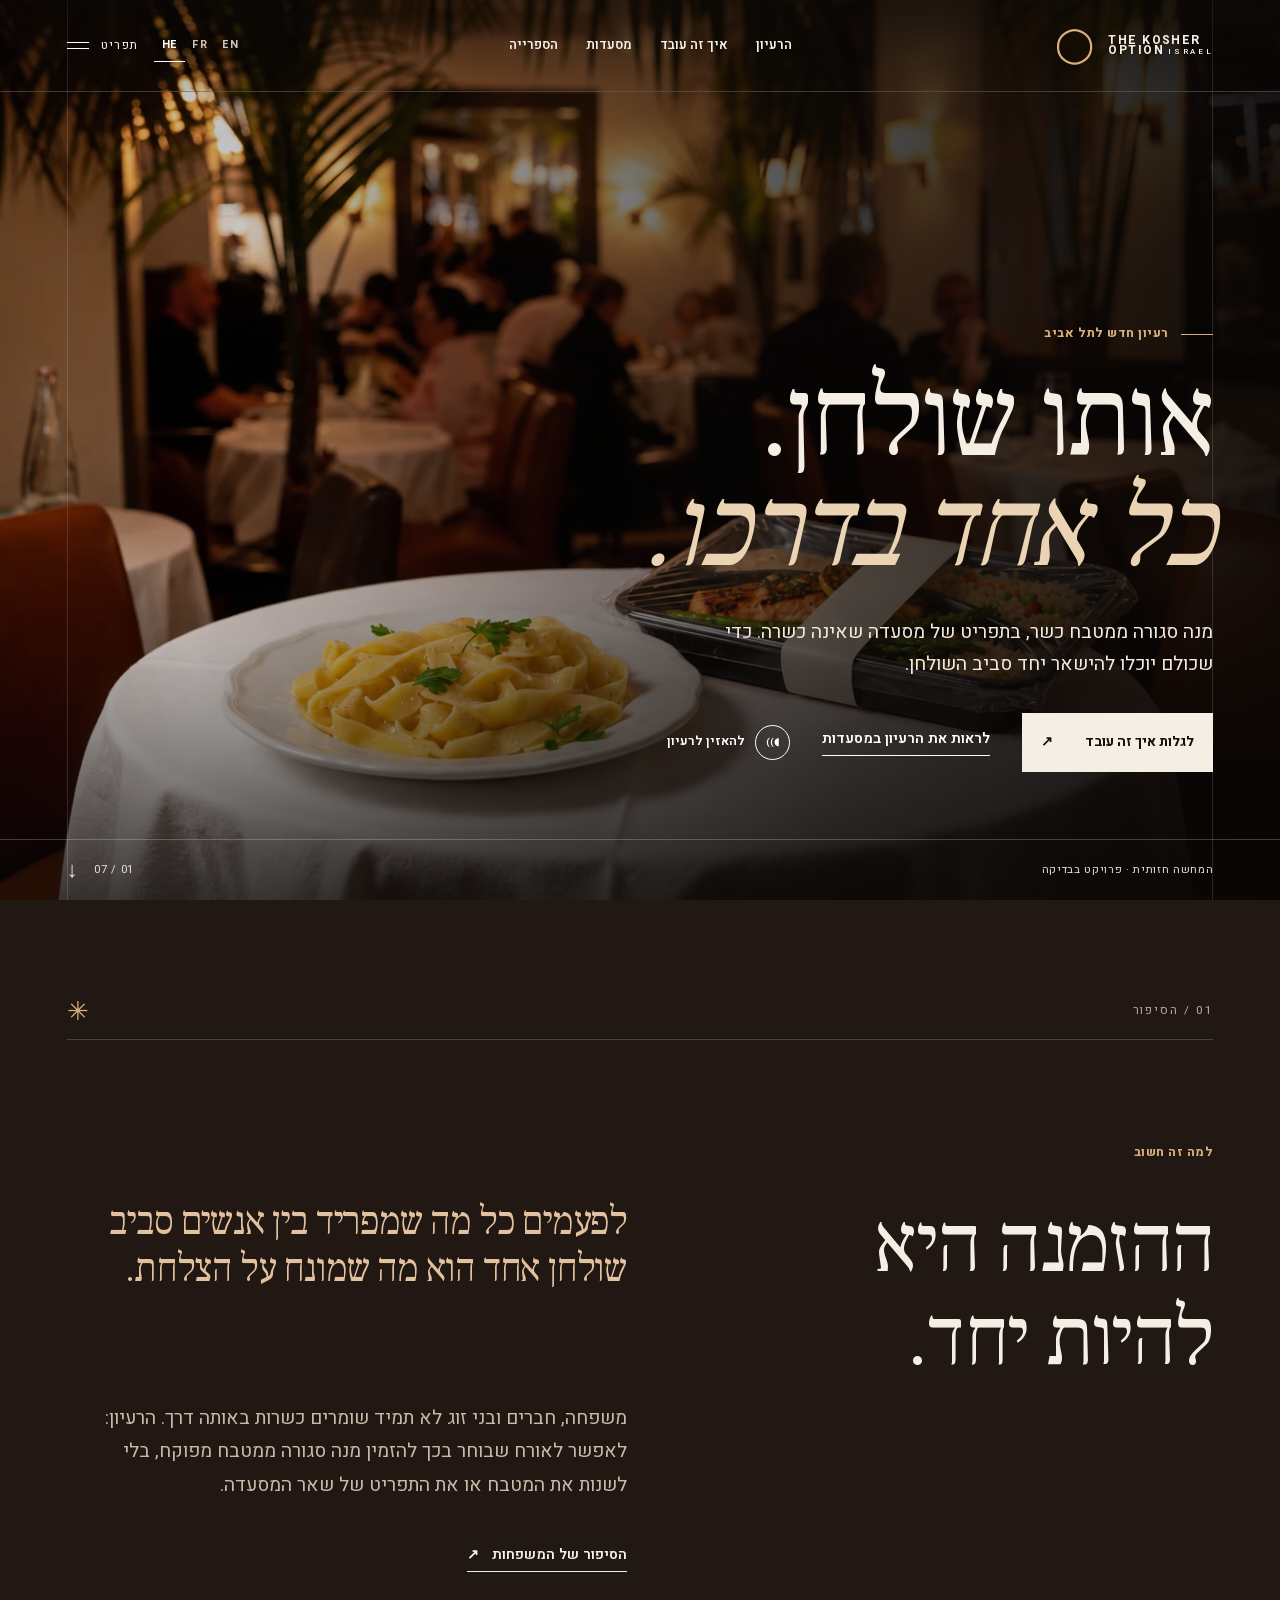
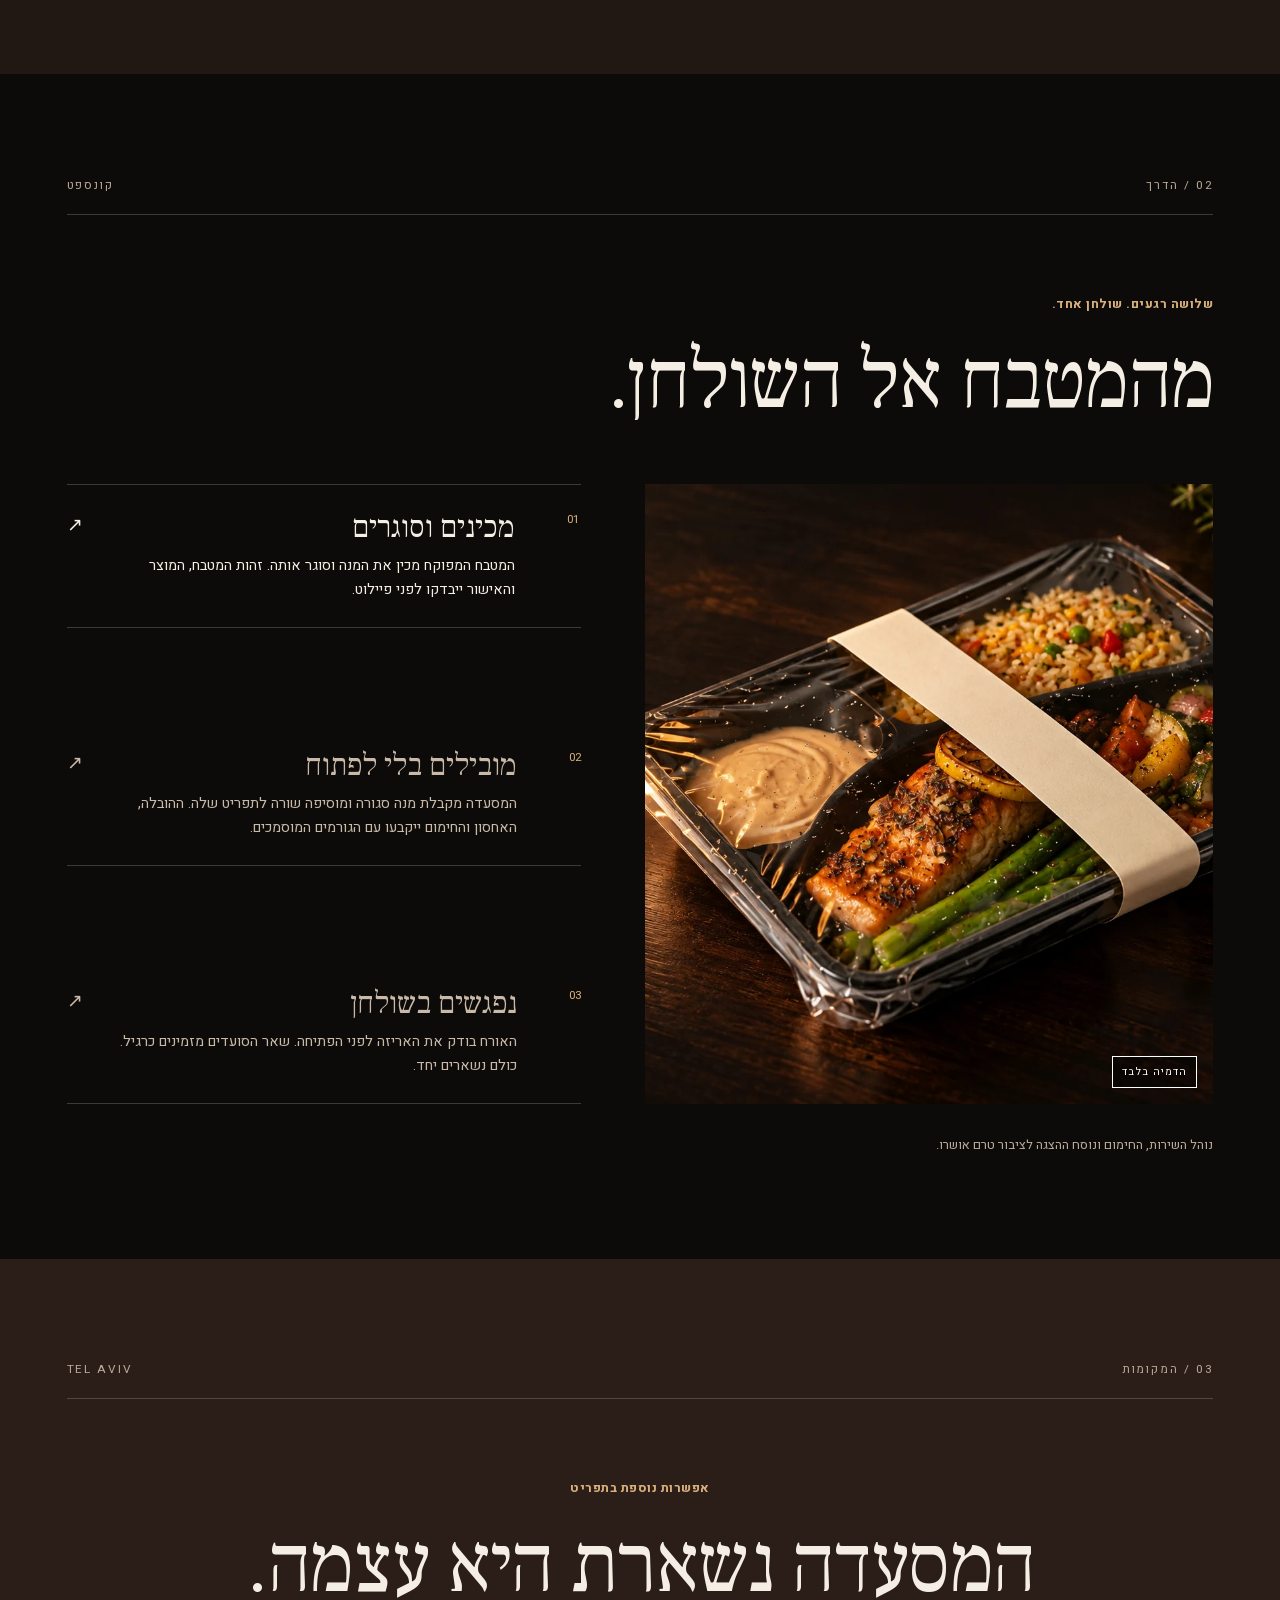
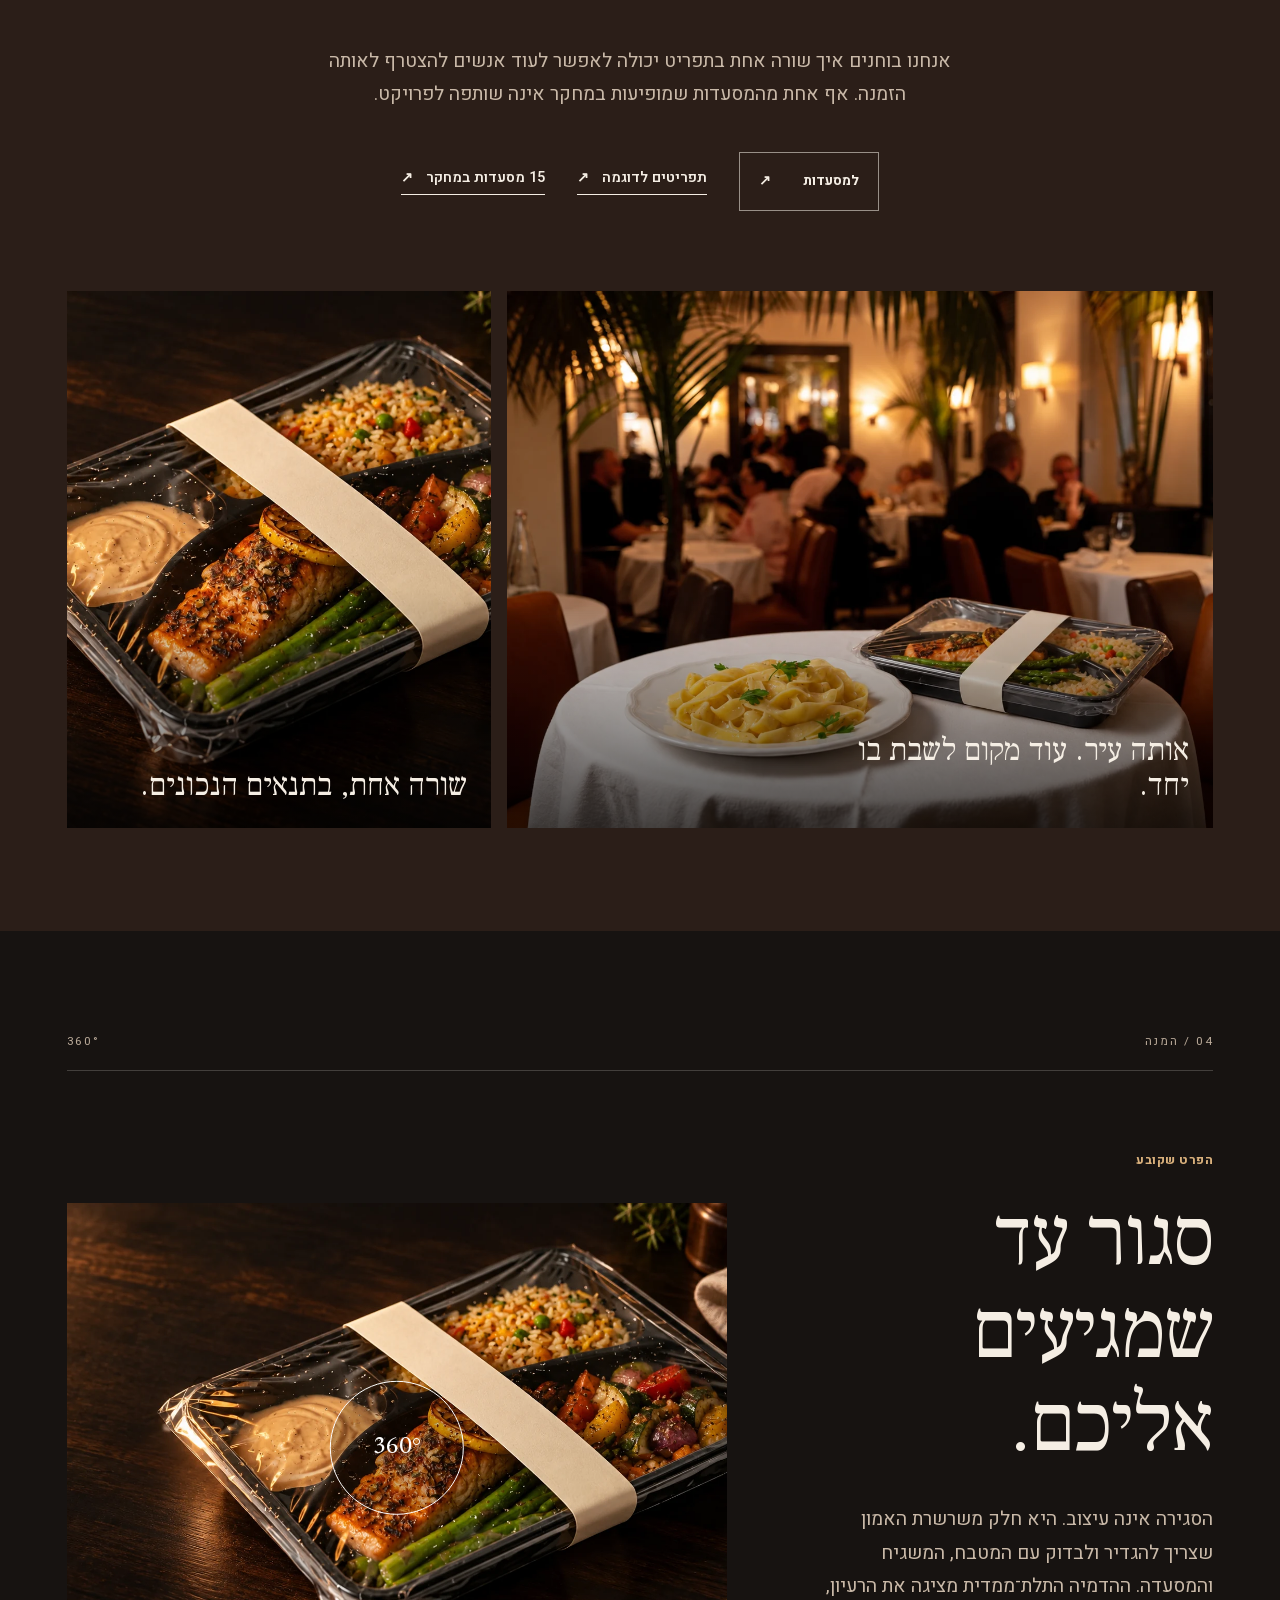
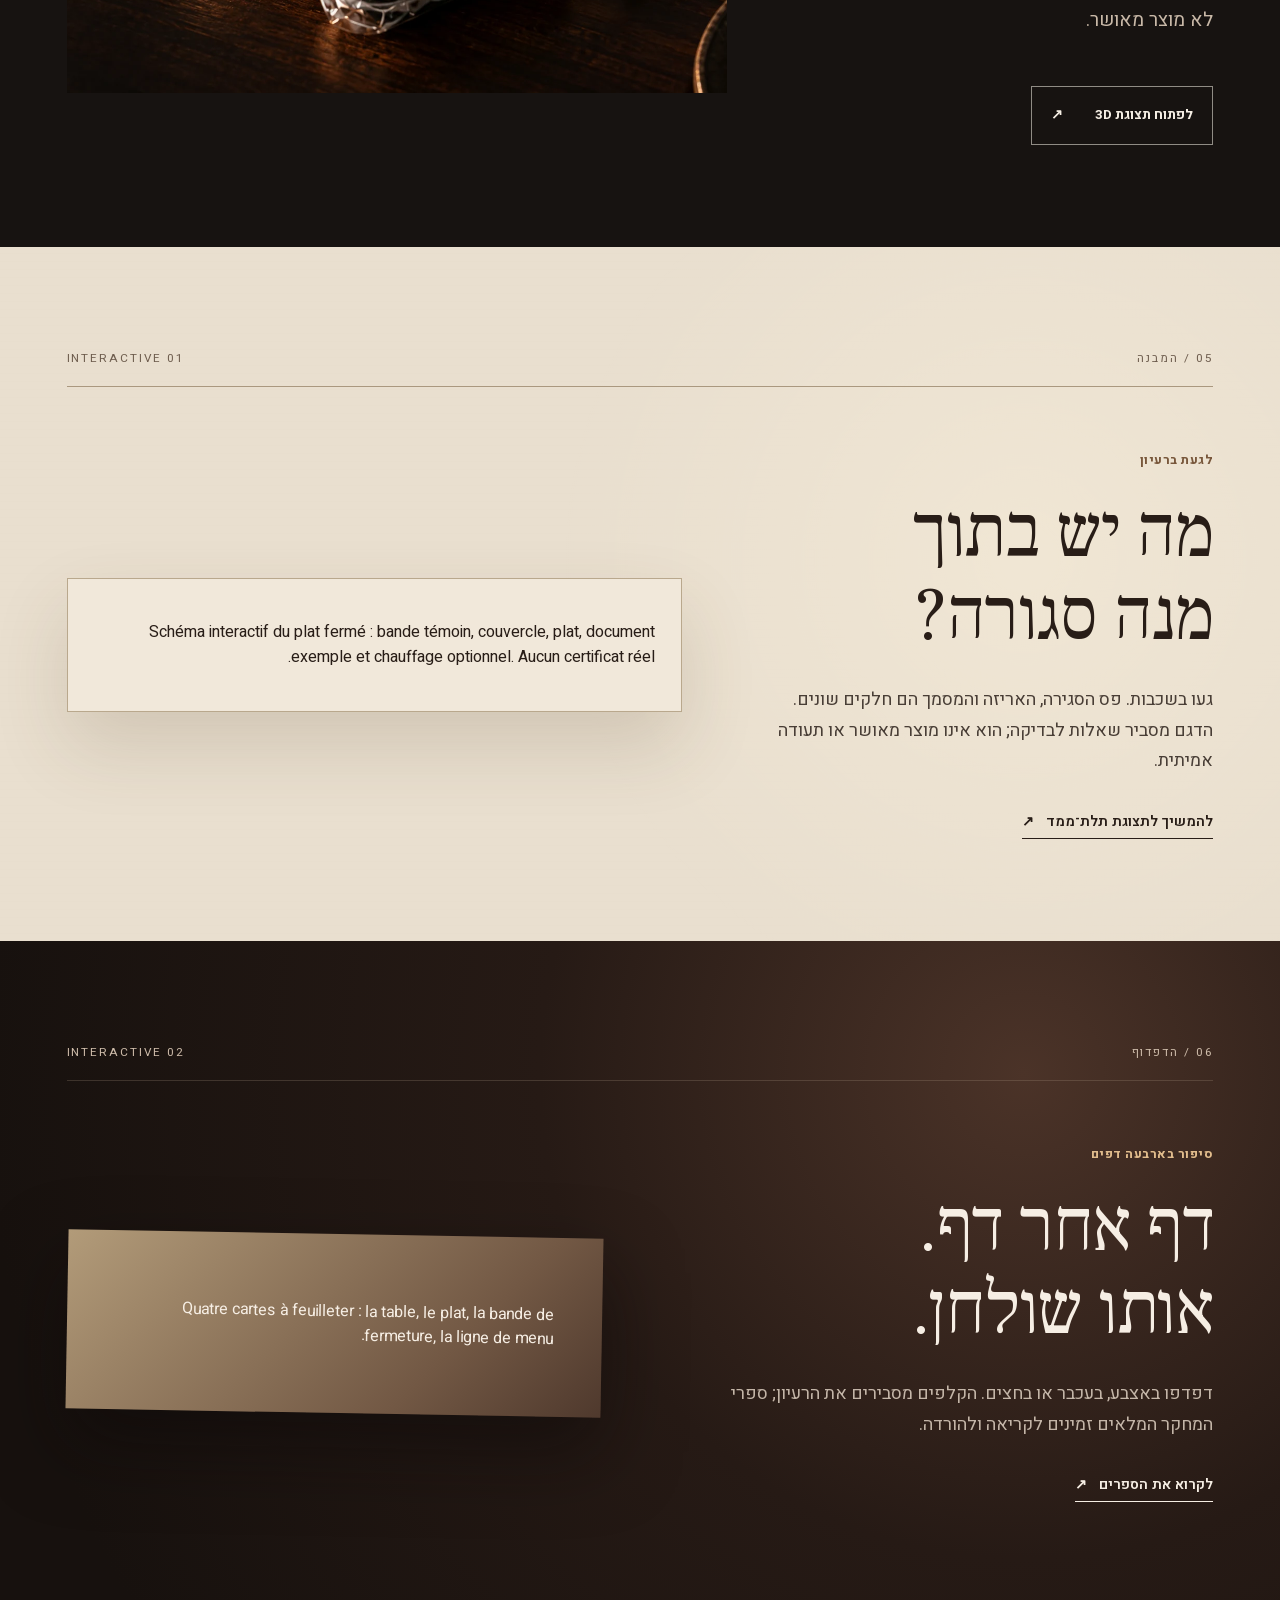
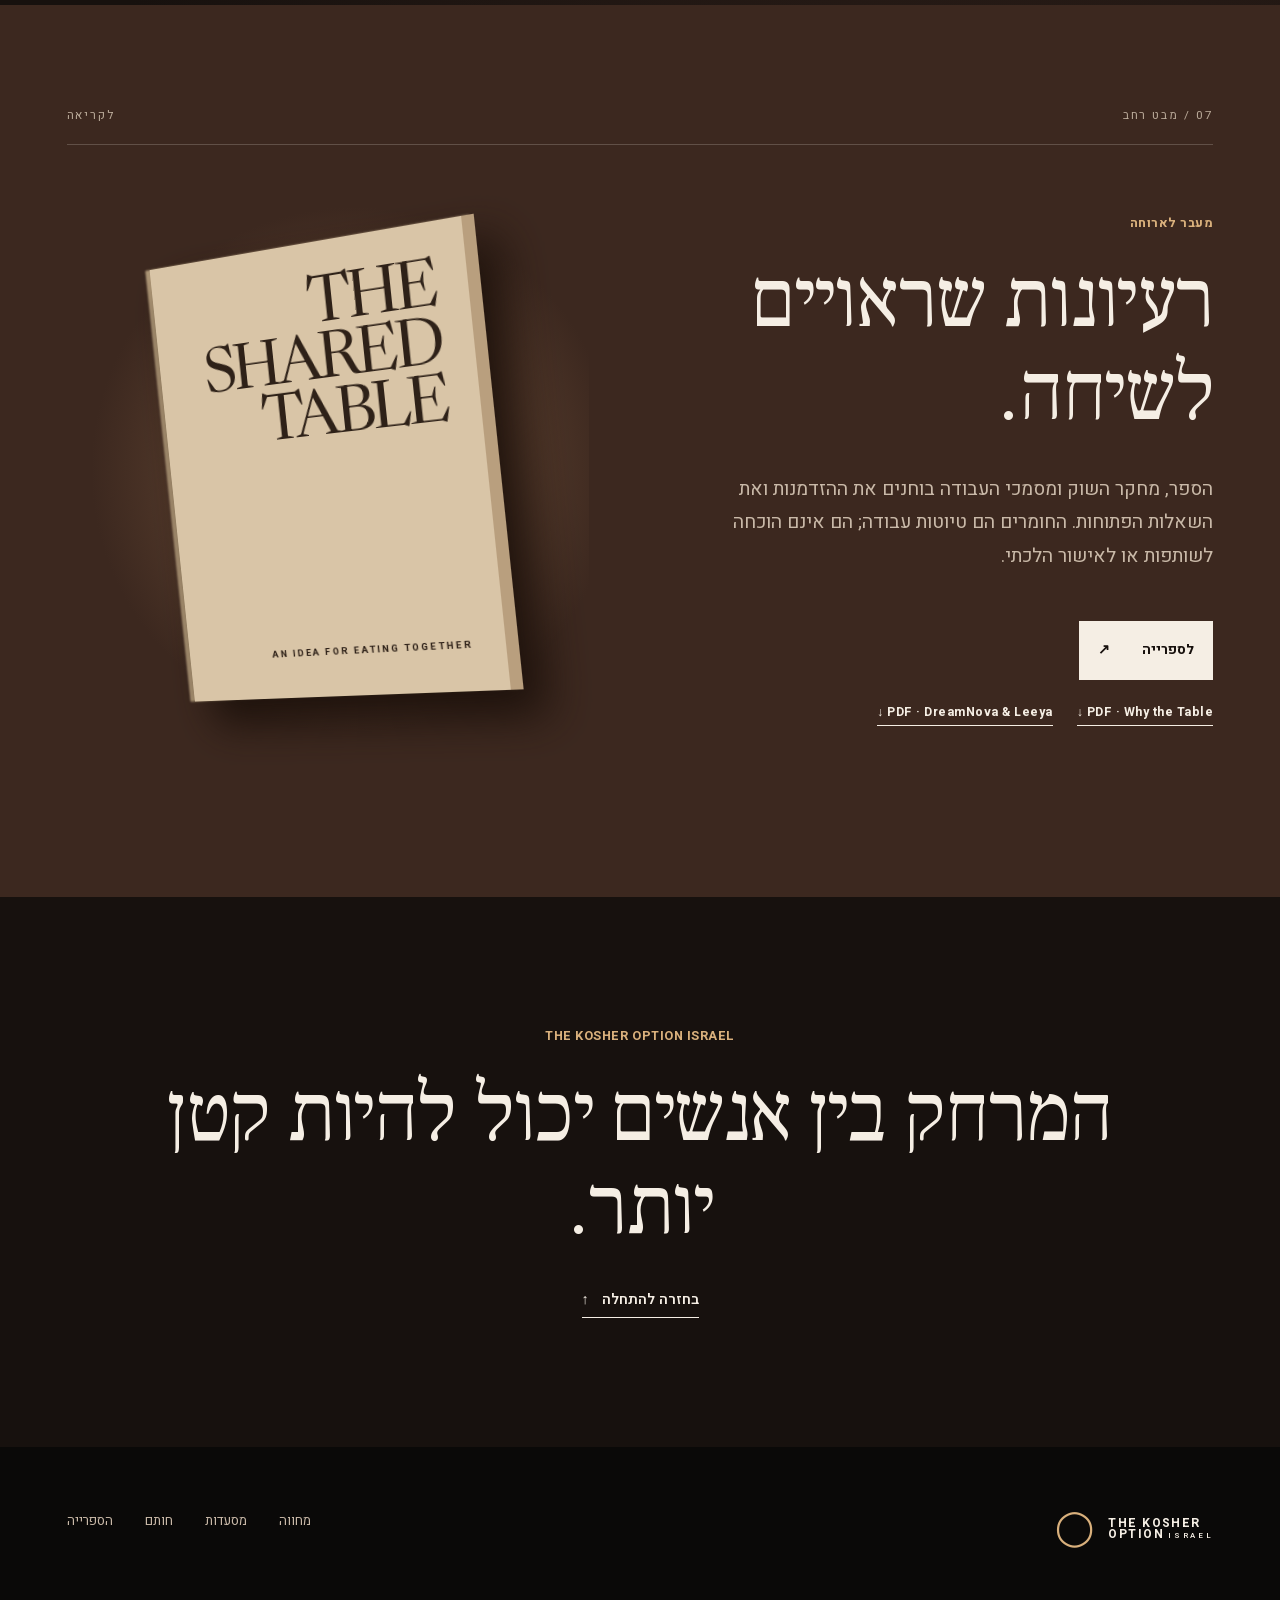
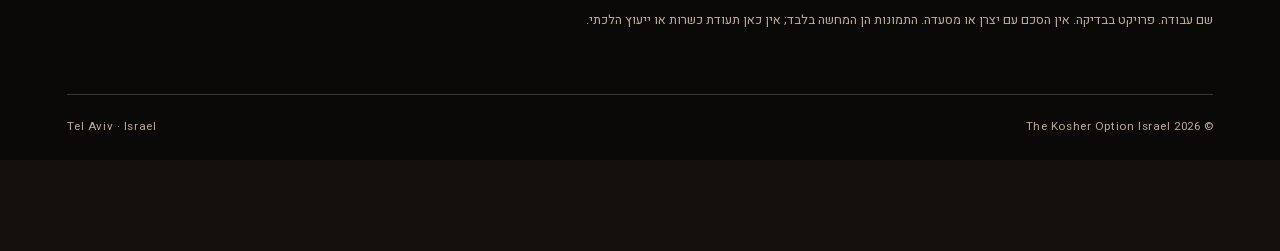
<file: index.html>
<!doctype html><html lang="he" dir="rtl"><head><meta charset="utf-8"><meta name="viewport" content="width=device-width,initial-scale=1"><meta name="robots" content="noindex,nofollow"><link rel="canonical" href="https://codenolimits.github.io/the-kosher-option-israel-site/site/index.html"><meta property="og:type" content="website"><meta property="og:title" content="One table. Room for everyone. | The Kosher Option Israel"><meta property="og:description" content="A Tel Aviv concept study for a sealed meal and a shared table. No partnership announced."><meta property="og:url" content="https://codenolimits.github.io/the-kosher-option-israel-site/"><meta property="og:image" content="https://codenolimits.github.io/the-kosher-option-israel-site/site/images/og-share.png"><meta property="og:image:width" content="1200"><meta property="og:image:height" content="630"><meta name="twitter:card" content="summary_large_image"><meta http-equiv="refresh" content="0;url=site/index.html"><title>The Kosher Option Israel</title></head><body><a href="site/index.html">The Kosher Option Israel</a></body></html>
</file>
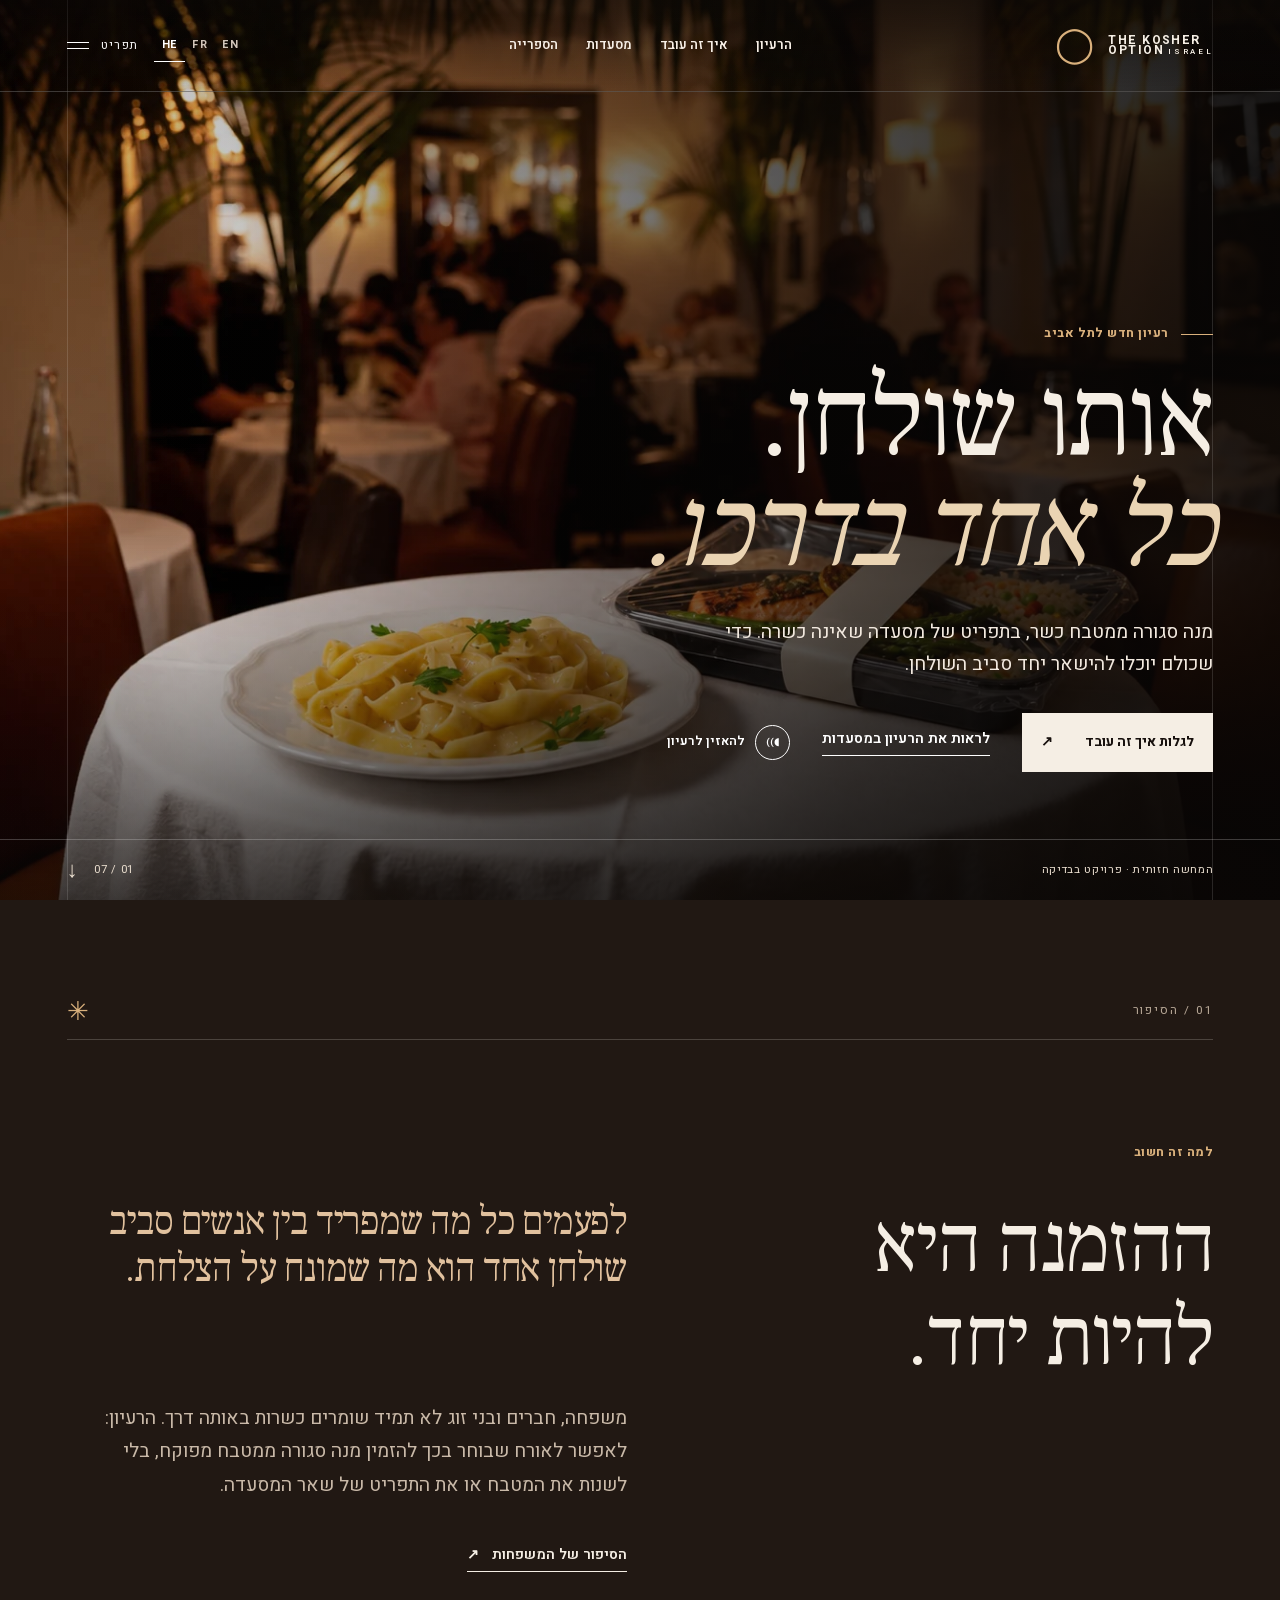
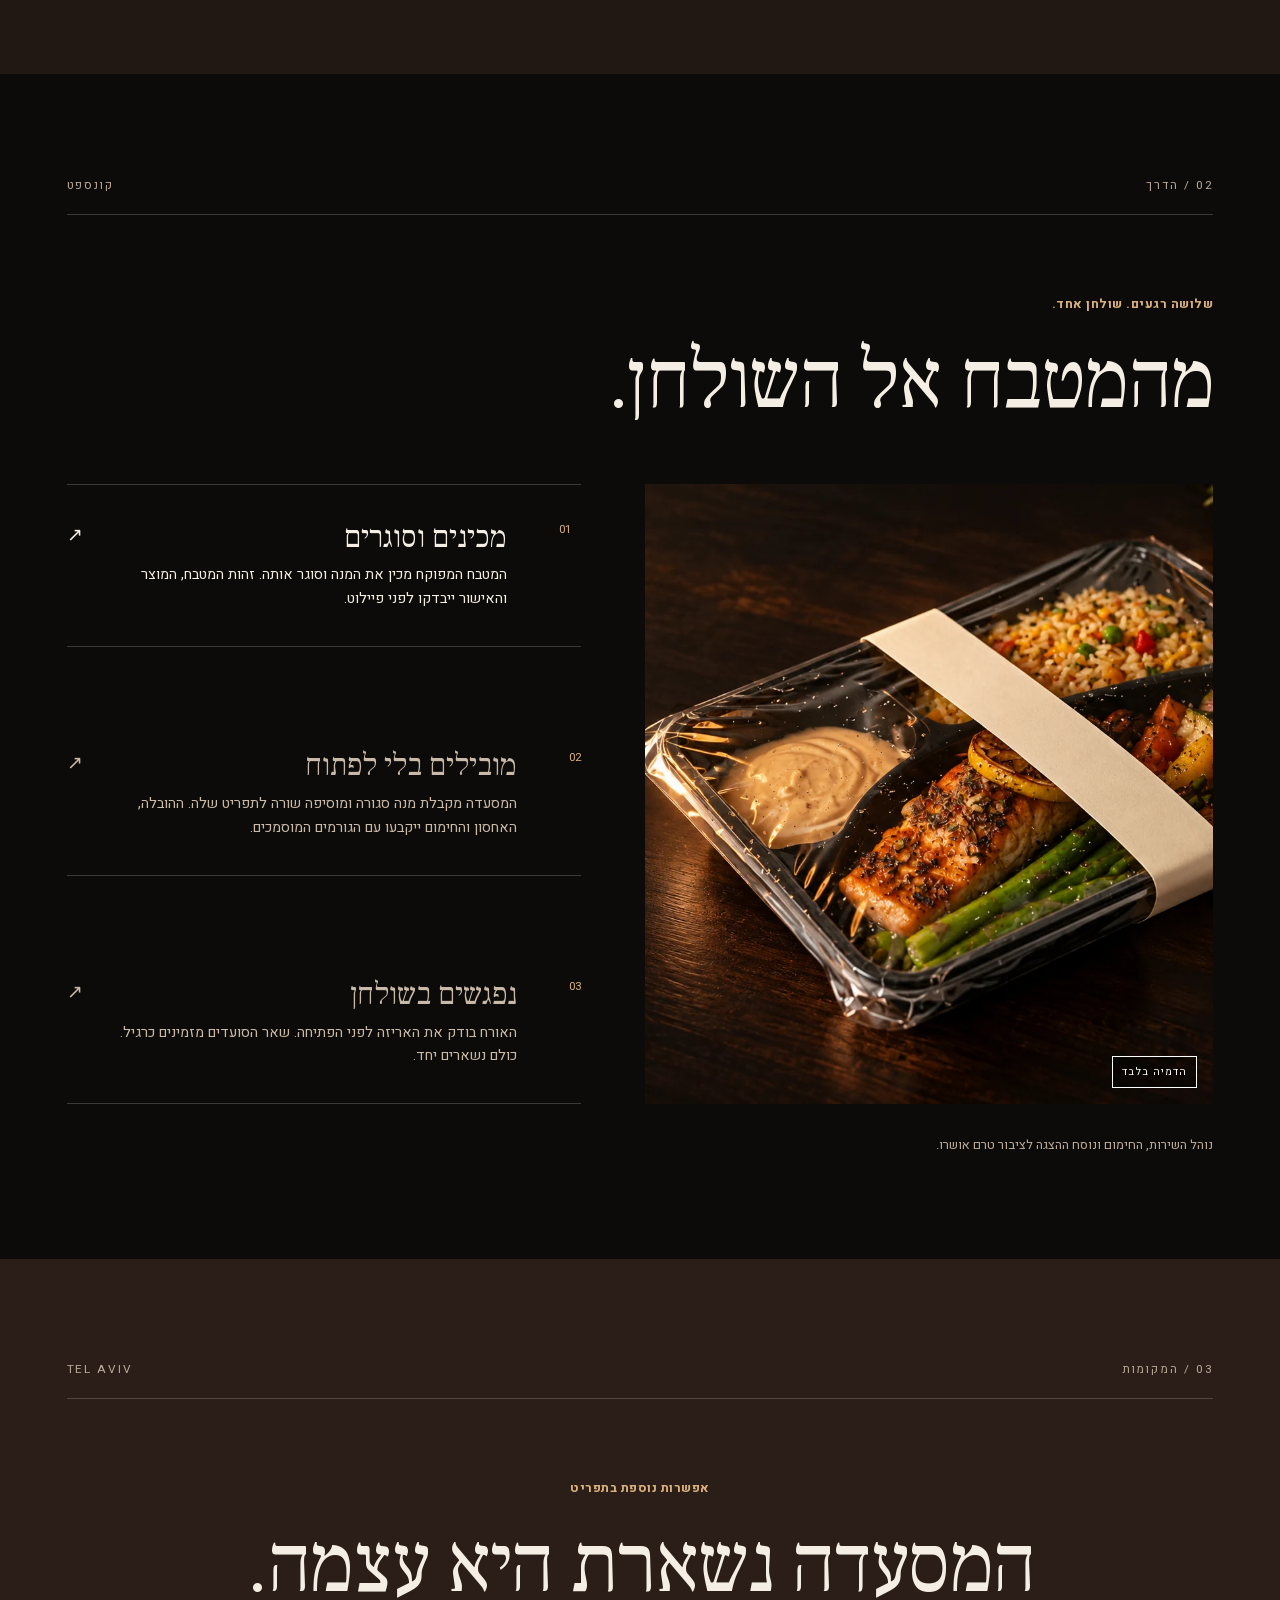
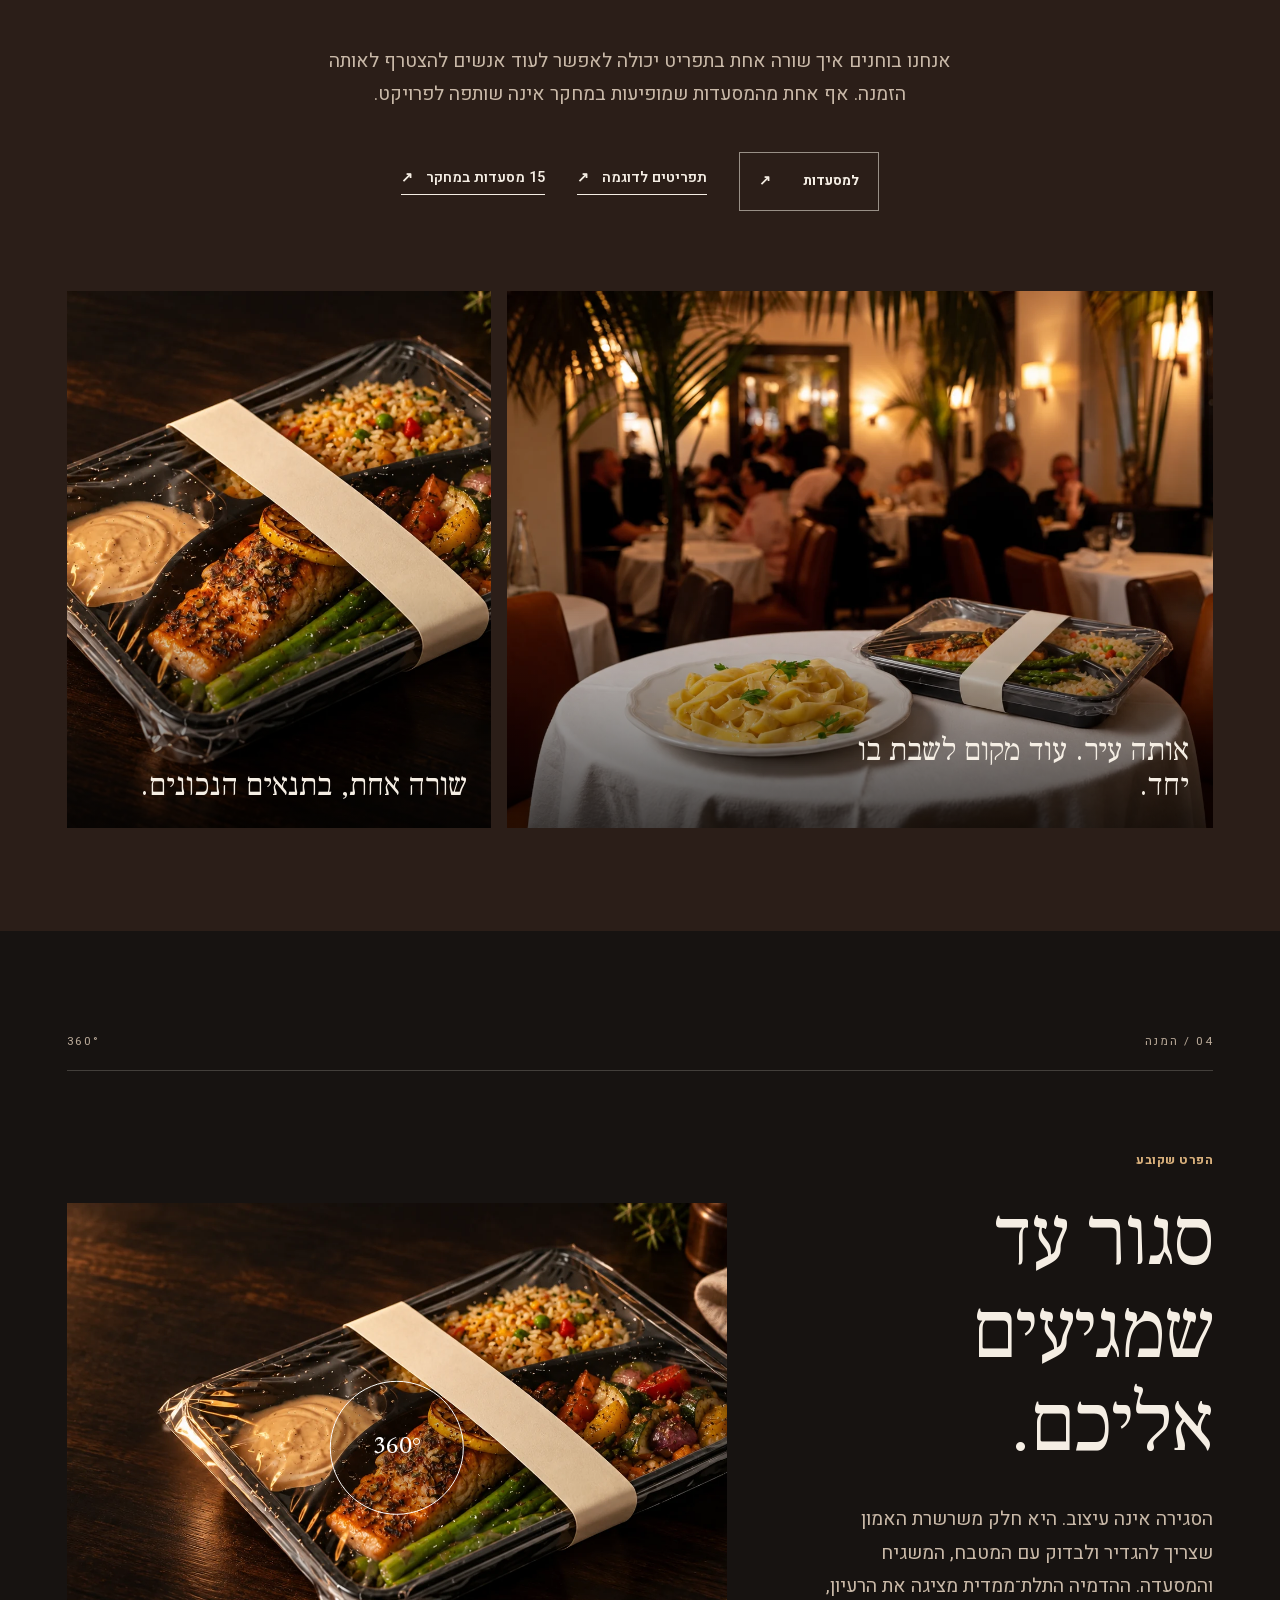
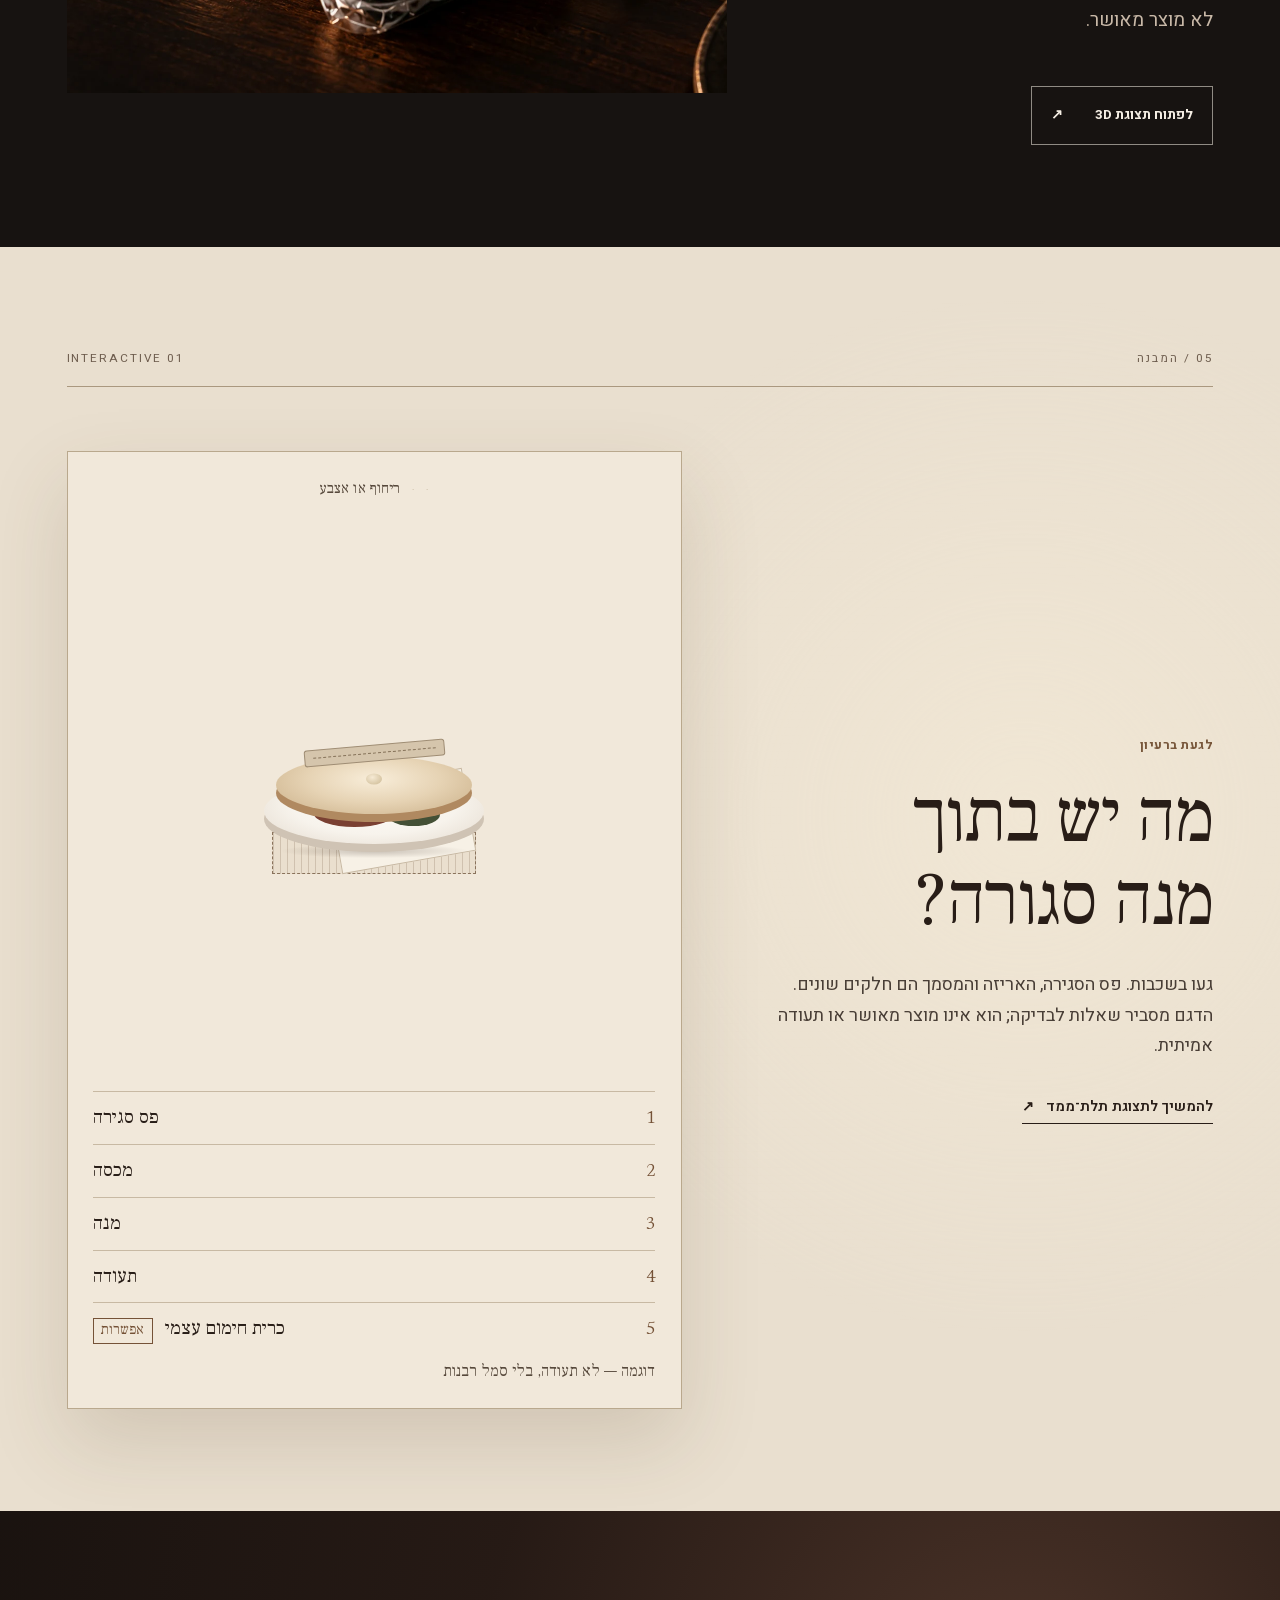
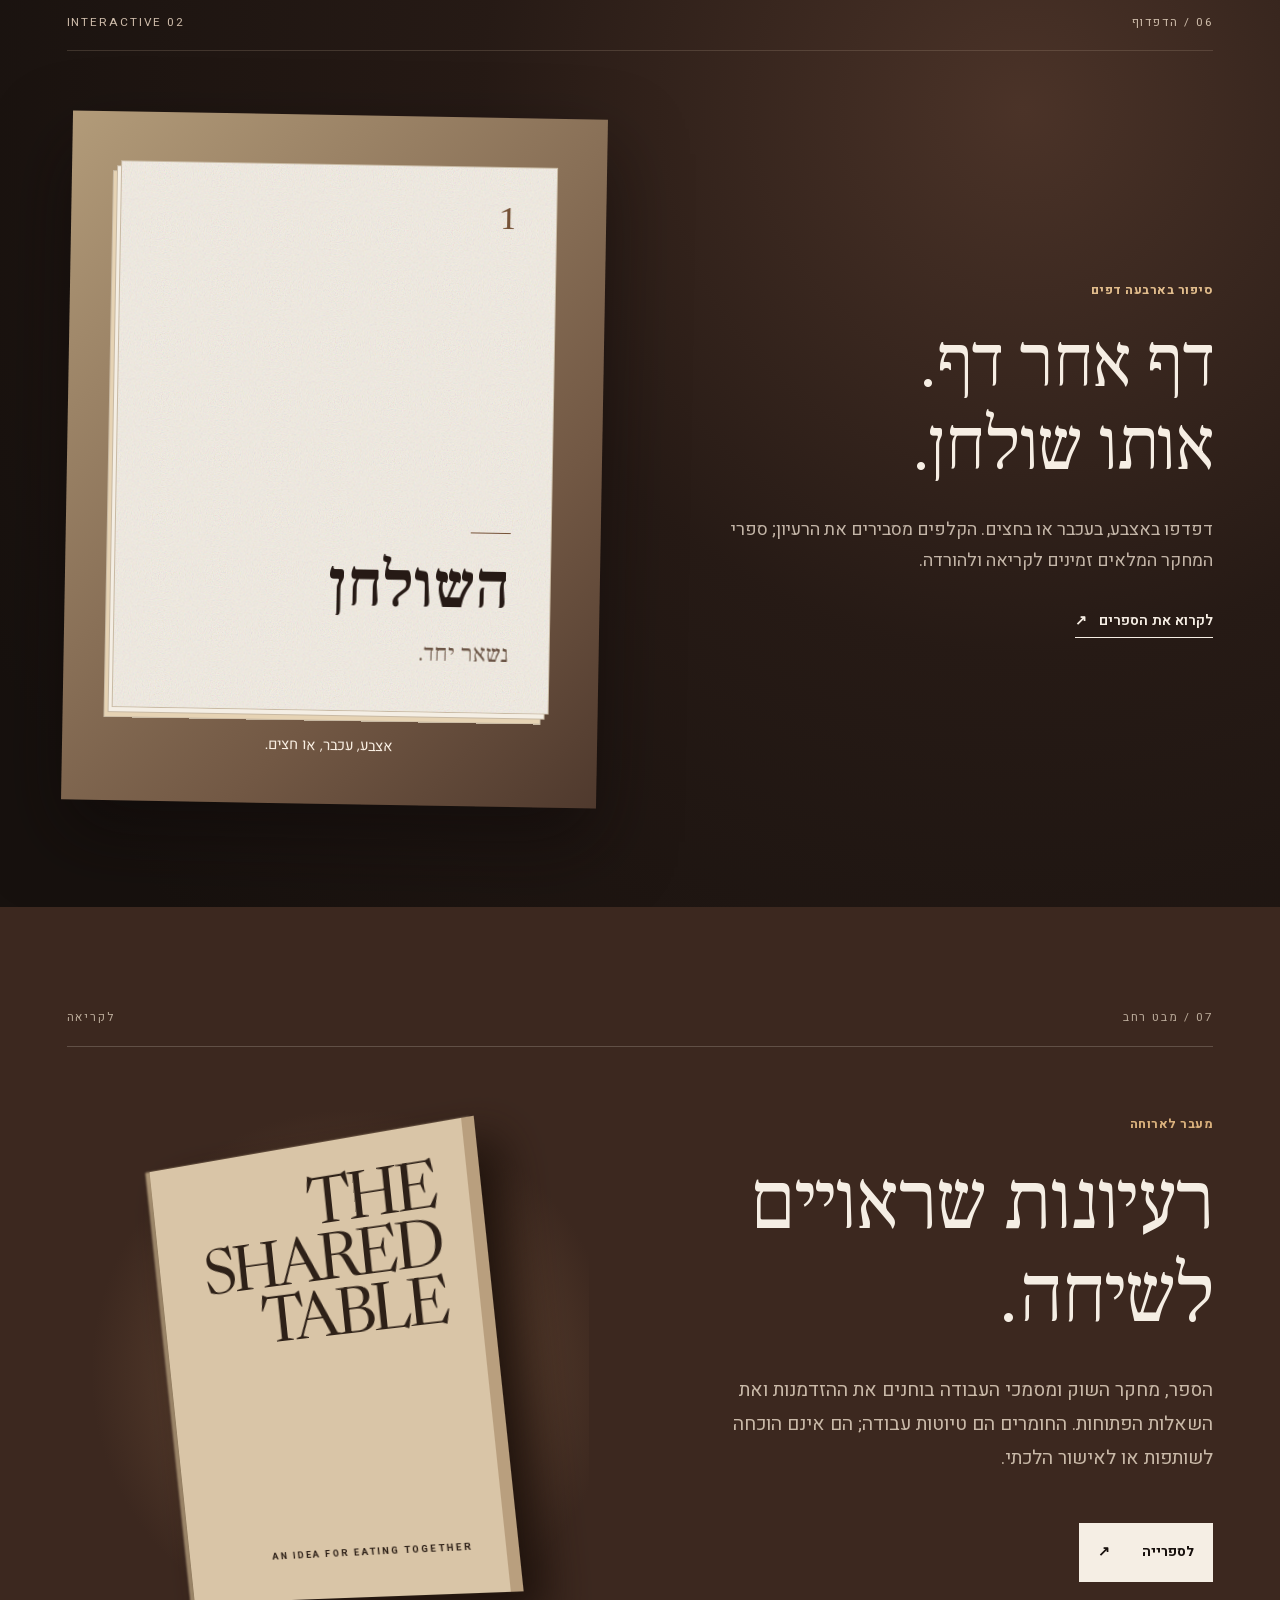
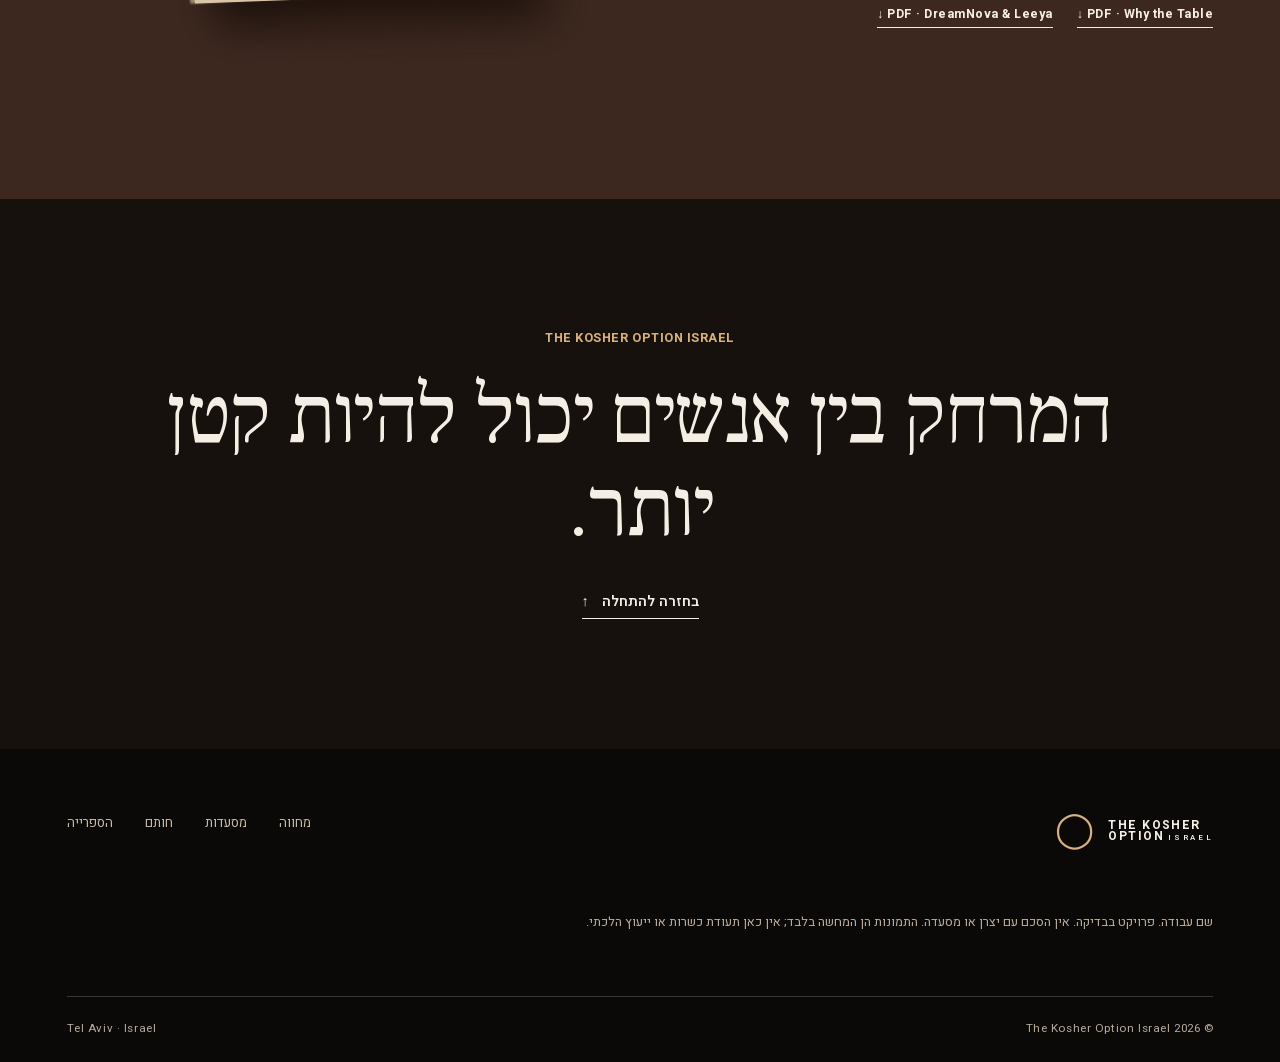
<file: site/index.html>
<!doctype html>
<html lang="he" dir="rtl">
<head>
  <meta charset="utf-8">
  <meta name="viewport" content="width=device-width,initial-scale=1">
  <meta name="theme-color" content="#14100d">
  <meta name="robots" content="noindex,nofollow">
  <meta name="description" content="The Kosher Option Israel — a shared table concept for Tel Aviv. Project in development.">
  <link rel="canonical" href="https://codenolimits.github.io/the-kosher-option-israel-site/site/index.html">
  <meta property="og:type" content="website">
  <meta property="og:site_name" content="The Kosher Option Israel">
  <meta property="og:title" content="One table. Room for everyone. | The Kosher Option Israel">
  <meta property="og:description" content="A Tel Aviv concept study for a sealed meal and a shared table. No restaurant or kitchen partnership has been announced.">
  <meta property="og:url" content="https://codenolimits.github.io/the-kosher-option-israel-site/site/index.html">
  <meta property="og:image" content="https://codenolimits.github.io/the-kosher-option-israel-site/site/images/og-share.png">
  <meta property="og:image:width" content="1200">
  <meta property="og:image:height" content="630">
  <meta name="twitter:card" content="summary_large_image">
  <title>The Kosher Option Israel — שולחן אחד</title>
  <link rel="icon" href="favicon.svg" type="image/svg+xml">

<link rel="stylesheet" href="fonts.css">
  <link rel="preload" as="image" href="images/shared-table-concept.webp">
  <link rel="stylesheet" href="experience.css">
  <link rel="stylesheet" href="pieces/eclate.css">
  <link rel="stylesheet" href="pieces/flip.css">
  <link rel="stylesheet" href="interactions.css">
  <script>try{let l=localStorage.getItem('tko-lang');if(['he','fr','en'].includes(l)){document.documentElement.lang=l;document.documentElement.dir=l==='he'?'rtl':'ltr'}}catch(e){}</script>
</head>
<body data-page="home">
  <a class="skip-link" href="#main" data-i18n="skip">דלג לתוכן</a>
  <header class="site-header" id="top">
    <a class="brand" href="index.html" aria-label="The Kosher Option Israel"><span class="brand-symbol" aria-hidden="true">◯</span><span>THE KOSHER<br>OPTION <small>ISRAEL</small></span></a>
    <nav class="desktop-nav" aria-label="Primary"><a href="#idea" data-i18n="hNavIdea">הרעיון</a><a href="#journey" data-i18n="hNavHow">איך זה עובד</a><a href="#venues" data-i18n="hNavVenues">מסעדות</a><a href="#library" data-i18n="hNavLibrary">הספרייה</a></nav>
    <div class="header-actions"><div class="language" role="group" aria-label="Language"><button type="button" data-lang="he" aria-pressed="true">HE</button><button type="button" data-lang="fr">FR</button><button type="button" data-lang="en">EN</button></div><button class="menu-trigger" type="button" aria-label="תפריט" aria-controls="site-drawer" aria-expanded="false" data-menu-trigger><span data-i18n="hMenu">תפריט</span><span class="hamburger" aria-hidden="true"><i></i><i></i></span></button></div>
  </header>
  <div class="drawer" id="site-drawer" hidden><div class="drawer-inner"><p class="eyebrow" data-i18n="hExplore">לגלות</p><nav aria-label="All pages"><a href="index.html" data-i18n="hHome">הבית</a><a href="geste.html" data-i18n="nav_how">איך זה עובד</a><a href="plat.html" data-i18n="nav_plat">המנה</a><a href="sceau.html" data-i18n="nav_trust">החותם</a><a href="restaurants.html" data-i18n="nav_restaurants">מסעדות</a><a href="familles.html" data-i18n="nav_families">משפחות</a><a href="cuisine.html" data-i18n="nav_kitchen">המטבח</a><a href="tel-aviv.html">Tel Aviv</a><a href="menus-hypothetiques.html" data-i18n="nav_menus">תפריטים לדוגמה</a><a href="table-3d.html">3D</a><a href="../books/site/index.html" data-i18n="hNavLibrary">הספרייה</a></nav><p class="drawer-note" data-i18n="hStatusShort">הדמיית רעיון. אין הסכמים חתומים.</p></div></div>
  <main id="main">
    <section class="hero" aria-labelledby="hero-title"><img class="hero-img" src="images/shared-table-concept.webp" alt="" fetchpriority="high"><video class="hero-film" muted loop playsinline preload="none" aria-hidden="true" poster="images/shared-table-concept.webp"><source data-src="video/shared-table-grok-loop.mp4" type="video/mp4"></video><div class="hero-shade"></div><div class="hero-grid" aria-hidden="true"></div><div class="hero-content"><p class="eyebrow hero-kicker"><span class="eyebrow-line"></span><span data-i18n="hHeroKicker">רעיון חדש לתל אביב</span></p><h1 id="hero-title"><span data-i18n="hHeroTitle1">אותו שולחן.</span><em data-i18n="hHeroTitle2">כל אחד בדרכו.</em></h1><p class="hero-lede" data-i18n="hHeroLead">מנה סגורה ממטבח כשר, בתפריט של מסעדה שאינה כשרה. כדי שכולם יוכלו להישאר יחד סביב השולחן.</p><div class="hero-actions"><a class="button button-light" href="#journey"><span data-i18n="hCtaDiscover">לגלות איך זה עובד</span><span aria-hidden="true">↗</span></a><a class="text-link" href="#venues" data-i18n="hCtaExplore">לראות את הרעיון במסעדות</a><button type="button" class="audio-trigger" data-audio aria-pressed="false"><span aria-hidden="true">◖))</span><span data-i18n="hListen">להאזין לרעיון</span></button></div></div><div class="hero-bottom"><span data-i18n="hHeroStatus">המחשה חזותית · פרויקט בבדיקה</span><span>01 / 07</span><a href="#idea" aria-label="Scroll down">↓</a></div></section>

    <section class="manifesto section-pad" id="idea" aria-labelledby="idea-title"><div class="section-index"><span>01 / <span data-i18n="hChapterIdea">הסיפור</span></span><span class="asterisk" aria-hidden="true">✳</span></div><div class="manifesto-body"><p class="eyebrow" data-i18n="hIdeaEyebrow">למה זה חשוב</p><h2 id="idea-title" data-i18n="hIdeaTitle">ההזמנה היא להיות יחד.</h2><p class="display-quote" data-i18n="hIdeaQuote">לפעמים כל מה שמפריד בין אנשים סביב שולחן אחד הוא מה שמונח על הצלחת.</p><p class="body-copy" data-i18n="hIdeaBody">משפחה, חברים ובני זוג לא תמיד שומרים כשרות באותה דרך. הרעיון: לאפשר לאורח שבוחר בכך להזמין מנה סגורה ממטבח מפוקח, בלי לשנות את המטבח או את התפריט של שאר המסעדה.</p><a class="inline-link" href="familles.html"><span data-i18n="hFamiliesLink">הסיפור של המשפחות</span><span aria-hidden="true">↗</span></a></div></section>

    <section class="journey section-pad" id="journey" aria-labelledby="journey-title"><div class="section-index"><span>02 / <span data-i18n="hChapterHow">הדרך</span></span><span data-i18n="hConcept">קונספט</span></div><div class="journey-heading"><p class="eyebrow" data-i18n="hHowEyebrow">שלושה רגעים. שולחן אחד.</p><h2 id="journey-title" data-i18n="hHowTitle">מהמטבח אל השולחן.</h2></div><div class="journey-layout"><div class="journey-visual"><img src="images/sealed-meal-concept.webp" alt="" loading="eager"><span class="visual-stamp" data-i18n="hConceptPhoto">הדמיה בלבד</span></div><div class="step-list" role="tablist" aria-label="Three steps"><button class="step is-active" type="button" role="tab" aria-selected="true" data-step="0"><span class="step-num">01</span><span><strong data-i18n="hStep1Title">מכינים וסוגרים</strong><small data-i18n="hStep1Body">המטבח המפוקח מכין את המנה וסוגר אותה. זהות המטבח, המוצר והאישור ייבדקו לפני פיילוט.</small></span><span class="step-arrow" aria-hidden="true">↗</span></button><button class="step" type="button" role="tab" aria-selected="false" data-step="1"><span class="step-num">02</span><span><strong data-i18n="hStep2Title">מובילים בלי לפתוח</strong><small data-i18n="hStep2Body">המסעדה מקבלת מנה סגורה ומוסיפה שורה לתפריט שלה. ההובלה, האחסון והחימום ייקבעו עם הגורמים המוסמכים.</small></span><span class="step-arrow" aria-hidden="true">↗</span></button><button class="step" type="button" role="tab" aria-selected="false" data-step="2"><span class="step-num">03</span><span><strong data-i18n="hStep3Title">נפגשים בשולחן</strong><small data-i18n="hStep3Body">האורח בודק את האריזה לפני הפתיחה. שאר הסועדים מזמינים כרגיל. כולם נשארים יחד.</small></span><span class="step-arrow" aria-hidden="true">↗</span></button></div></div><p class="fine-print" data-i18n="hProtocolNote">נוהל השירות, החימום ונוסח ההצגה לציבור טרם אושרו.</p></section>

    <section class="restaurant section-pad" id="venues" aria-labelledby="venues-title"><div class="section-index"><span>03 / <span data-i18n="hChapterVenues">המקומות</span></span><span>Tel Aviv</span></div><div class="restaurant-copy"><p class="eyebrow" data-i18n="hVenuesEyebrow">אפשרות נוספת בתפריט</p><h2 id="venues-title" data-i18n="hVenuesTitle">המסעדה נשארת היא עצמה.</h2><p class="body-copy" data-i18n="hVenuesBody">אנחנו בוחנים איך שורה אחת בתפריט יכולה לאפשר לעוד אנשים להצטרף לאותה הזמנה. אף אחת מהמסעדות שמופיעות במחקר אינה שותפה לפרויקט.</p><div class="restaurant-actions"><a class="button button-outline" href="restaurants.html"><span data-i18n="hForRestaurants">למסעדות</span><span aria-hidden="true">↗</span></a><a class="inline-link" href="menus-hypothetiques.html"><span data-i18n="hSampleMenus">תפריטים לדוגמה</span><span aria-hidden="true">↗</span></a><a class="inline-link" href="menus-hypothetiques.html#venue-research"><span data-tri="he">15 מסעדות במחקר</span><span data-tri="fr">15 restaurants étudiés</span><span data-tri="en">15 venues researched</span><span aria-hidden="true">↗</span></a></div></div><div class="venue-strip"><div class="venue-card"><img src="images/shared-table-concept.webp" loading="eager" alt=""><span data-i18n="hVenueCaption1">אותה עיר. עוד מקום לשבת בו יחד.</span></div><div class="venue-card venue-card-dark"><img src="images/sealed-meal-concept.webp" loading="eager" alt=""><span data-i18n="hVenueCaption2">שורה אחת, בתנאים הנכונים.</span></div></div></section>

    <section class="object section-pad" id="object" aria-labelledby="object-title"><div class="section-index"><span>04 / <span data-i18n="hChapterObject">המנה</span></span><span>360°</span></div><div class="object-grid"><div><p class="eyebrow" data-i18n="hObjectEyebrow">הפרט שקובע</p><h2 id="object-title" data-i18n="hObjectTitle">סגור עד שמגיעים אליכם.</h2><p class="body-copy" data-i18n="hObjectBody">הסגירה אינה עיצוב. היא חלק משרשרת האמון שצריך להגדיר ולבדוק עם המטבח, המשגיח והמסעדה. ההדמיה התלת־ממדית מציגה את הרעיון, לא מוצר מאושר.</p><a class="button button-outline" href="table-3d.html"><span data-i18n="hOpen3d">לפתוח תצוגת 3D</span><span aria-hidden="true">↗</span></a></div><a href="table-3d.html" class="object-image" aria-label="360° — לפתוח תצוגת 3D"><img src="images/sealed-meal-concept.webp" loading="eager" alt=""><span class="object-orbit">360°</span></a></div></section>

    <section class="interaction-lab section-pad" id="layers" aria-labelledby="layers-title">
      <div class="section-index"><span>05 / <span data-tri="he">המבנה</span><span data-tri="fr">Les couches</span><span data-tri="en">The layers</span></span><span>INTERACTIVE 01</span></div>
      <div class="interaction-grid">
        <div class="interaction-copy"><p class="eyebrow"><span data-tri="he">לגעת ברעיון</span><span data-tri="fr">Explorer le produit</span><span data-tri="en">Explore the object</span></p>
          <h2 id="layers-title"><span data-tri="he">מה יש בתוך<br>מנה סגורה?</span><span data-tri="fr">Que contient<br>un plat fermé&nbsp;?</span><span data-tri="en">What is inside<br>a closed meal?</span></h2>
          <p><span data-tri="he">געו בשכבות. פס הסגירה, האריזה והמסמך הם חלקים שונים. הדגם מסביר שאלות לבדיקה; הוא אינו מוצר מאושר או תעודה אמיתית.</span><span data-tri="fr">Touchez les couches. Bande témoin, contenant et document répondent à des questions différentes. Ce schéma explique un protocole à définir ; il ne montre ni produit approuvé ni véritable certificat.</span><span data-tri="en">Touch the layers. Tamper strip, container, and document answer different questions. This model explains a protocol still to be defined; it shows neither an approved product nor a real certificate.</span></p>
          <a class="inline-link" href="table-3d.html"><span data-tri="he">להמשיך לתצוגת תלת־ממד</span><span data-tri="fr">Explorer la table en 3D</span><span data-tri="en">Explore the table in 3D</span><span aria-hidden="true">↗</span></a>
        </div>
        <div class="interaction-exhibit"><div id="eclate"><p>Schéma interactif du plat fermé : bande témoin, couvercle, plat, document exemple et chauffage optionnel. Aucun certificat réel.</p></div></div>
      </div>
    </section>

    <section class="folio-workshop section-pad" id="cards" aria-labelledby="cards-title">
      <div class="section-index"><span>06 / <span data-tri="he">הדפדוף</span><span data-tri="fr">Le feuilletage</span><span data-tri="en">Page turning</span></span><span>INTERACTIVE 02</span></div>
      <div class="interaction-grid folio-grid"><div class="interaction-copy"><p class="eyebrow"><span data-tri="he">סיפור בארבעה דפים</span><span data-tri="fr">Quatre pages pour comprendre</span><span data-tri="en">Four pages to understand</span></p>
        <h2 id="cards-title"><span data-tri="he">דף אחר דף.<br>אותו שולחן.</span><span data-tri="fr">Page après page.<br>La même table.</span><span data-tri="en">Page by page.<br>One table.</span></h2>
        <p><span data-tri="he">דפדפו באצבע, בעכבר או בחצים. הקלפים מסבירים את הרעיון; ספרי המחקר המלאים זמינים לקריאה ולהורדה.</span><span data-tri="fr">Feuilletez au doigt, à la souris ou au clavier. Ces cartes introduisent l’idée ; les deux livres complets restent consultables et téléchargeables.</span><span data-tri="en">Turn with a finger, mouse, or keyboard. These cards introduce the idea; both full books remain readable and downloadable.</span></p>
        <a class="inline-link" href="../books/site/index.html"><span data-tri="he">לקרוא את הספרים</span><span data-tri="fr">Lire les deux livres</span><span data-tri="en">Read both books</span><span aria-hidden="true">↗</span></a>
      </div><div class="flip-exhibit"><div data-flip><p>Quatre cartes à feuilleter : la table, le plat, la bande de fermeture, la ligne de menu.</p></div></div></div>
    </section>

    <section class="library section-pad" id="library" aria-labelledby="library-title"><div class="section-index"><span>07 / <span data-i18n="hChapterLibrary">מבט רחב</span></span><span data-i18n="hRead">לקריאה</span></div><div class="library-grid"><div><p class="eyebrow" data-i18n="hLibraryEyebrow">מעבר לארוחה</p><h2 id="library-title" data-i18n="hLibraryTitle">רעיונות שראויים לשיחה.</h2><p class="body-copy" data-i18n="hLibraryBody">הספר, מחקר השוק ומסמכי העבודה בוחנים את ההזדמנות ואת השאלות הפתוחות. החומרים הם טיוטות עבודה; הם אינם הוכחה לשותפות או לאישור הלכתי.</p><a class="button button-light" href="../books/site/index.html"><span data-i18n="hOpenLibrary">לספרייה</span><span aria-hidden="true">↗</span></a><div class="library-downloads"><a href="../books/why-the-table/v2/book.pdf" download>PDF · Why the Table ↓</a><a href="../books/dreamnova-and-leeya/book.pdf" download>PDF · DreamNova &amp; Leeya ↓</a></div></div><div class="book-art" aria-hidden="true"><div class="book-cover"><span>THE<br>SHARED<br>TABLE</span><small>AN IDEA FOR EATING TOGETHER</small></div></div></div></section>

    <section class="closing section-pad"><p class="eyebrow">The Kosher Option Israel</p><h2 data-i18n="hClosingTitle">המרחק בין אנשים יכול להיות קטן יותר.</h2><a class="inline-link" href="#top"><span data-i18n="hBackTop">בחזרה להתחלה</span><span aria-hidden="true">↑</span></a></section>
  </main>
  <footer class="site-footer"><div class="footer-top"><a class="brand" href="#top"><span class="brand-symbol" aria-hidden="true">◯</span><span>THE KOSHER<br>OPTION <small>ISRAEL</small></span></a><nav aria-label="Footer"><a href="geste.html" data-i18n="nav_how">איך זה עובד</a><a href="restaurants.html" data-i18n="nav_restaurants">מסעדות</a><a href="sceau.html" data-i18n="nav_trust">החותם</a><a href="../books/site/index.html" data-i18n="hNavLibrary">הספרייה</a></nav></div><p class="footer-truth" data-i18n="hFooterTruth">שם עבודה. פרויקט בבדיקה. אין הסכם עם יצרן או מסעדה. התמונות הן המחשה בלבד; אין כאן תעודת כשרות או ייעוץ הלכתי.</p><div class="footer-bottom"><span>© 2026 The Kosher Option Israel</span><span>Tel Aviv · Israel</span></div></footer>
  <script src="js/dict.js"></script><script src="js/home-content.js"></script><script src="js/home.js"></script><script src="pieces/eclate.js"></script><script src="pieces/flip.js"></script>
</body>
</html>
</file>
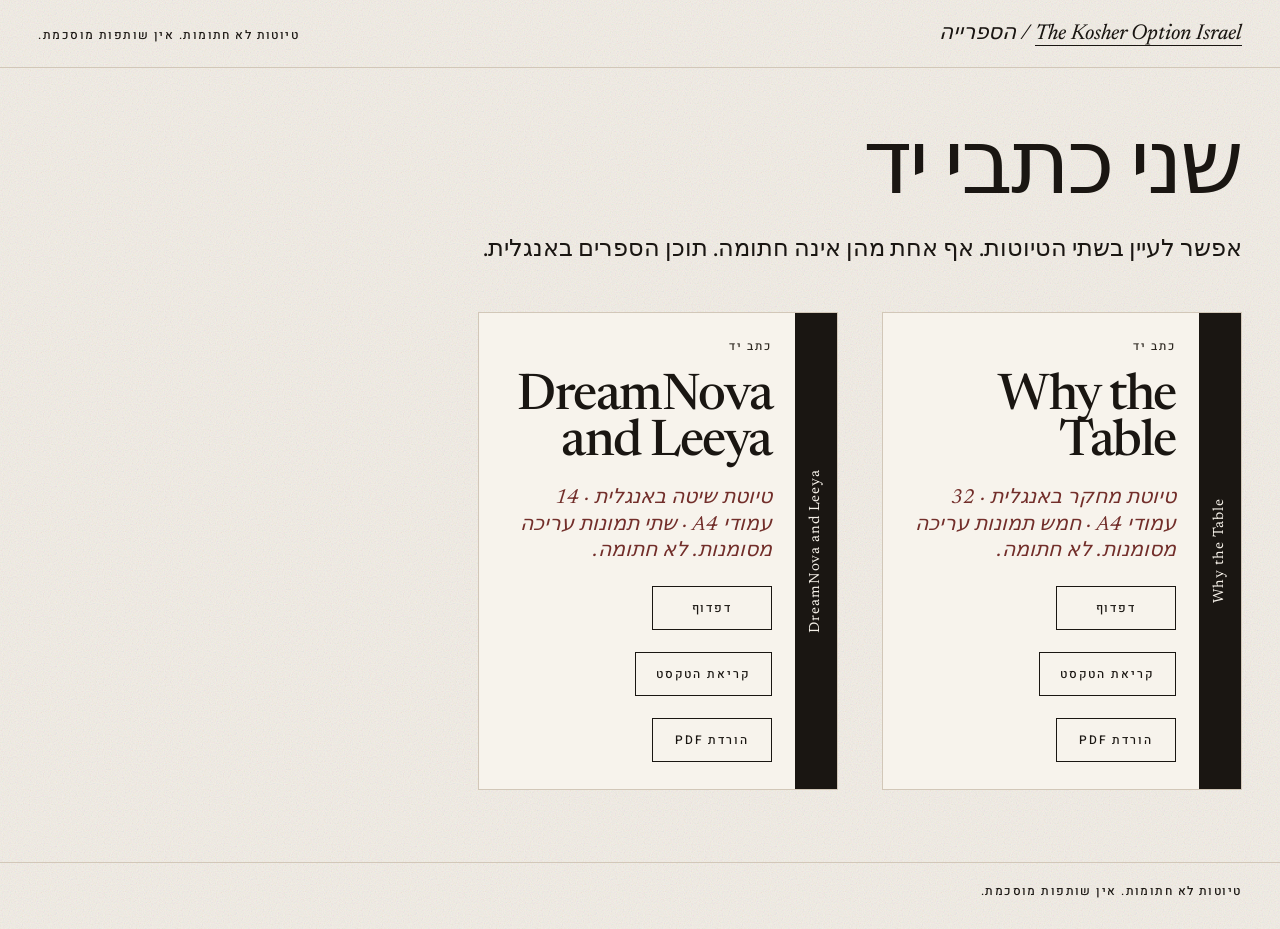
<file: books/site/index.html>
<!DOCTYPE html>
<html lang="en">
<head>
  <meta charset="utf-8">
  <meta name="viewport" content="width=device-width, initial-scale=1">
  <link rel="icon" href="../../site/favicon.svg" type="image/svg+xml">
  <meta name="robots" content="noindex">
  <title>Reading room</title>
  <link rel="preconnect" href="https://fonts.googleapis.com">
  <link rel="preconnect" href="https://fonts.gstatic.com" crossorigin>
  <link href="https://fonts.googleapis.com/css2?family=Heebo:wght@400;500&amp;family=Newsreader:ital,wght@0,400;0,500;1,450&amp;display=swap" rel="stylesheet">
  <link rel="stylesheet" href="styles.css">
</head>
<body>
  <a class="skip" href="#shelf" data-t="skip">Skip to the covers</a>

  <header class="bar">
    <p class="room"><a href="../../site/index.html">The Kosher Option Israel</a> / <span data-t="room">Reading room</span></p>
    <p class="draft" data-t="draft">Draft, not signed, not a partnership.</p>
  </header>

  <main>
    <h1 data-t="heading">Two manuscripts</h1>
    <p class="lede" data-t="lede">Both drafts can be opened. Neither is signed. The manuscripts are in English.</p>

    <div class="shelf" id="shelf">
      <article class="cover" aria-labelledby="why-title">
        <div class="spine" aria-hidden="true"><span>Why the Table</span></div>
        <div class="face">
          <p class="kind" data-t="kind">Manuscript</p>
          <h2 id="why-title">Why the Table</h2>
          <p class="status" id="why-status" data-t="whyStatus">English research draft · 32 A4 pages · five labeled editorial images. Unsigned.</p>
          <a class="open" href="read.html?book=why" data-t="turn">Turn pages</a>
          <a class="open" href="../why-the-table/v2/book.html" data-t="text">Text version</a>
          <a class="open" href="../why-the-table/v2/book.pdf" data-t="pdf">Download PDF</a>
        </div>
      </article>

      <article class="cover" aria-labelledby="dream-title">
        <div class="spine" aria-hidden="true"><span>DreamNova and Leeya</span></div>
        <div class="face">
          <p class="kind" data-t="kind">Manuscript</p>
          <h2 id="dream-title">DreamNova and Leeya</h2>
          <p class="status" id="dream-status" data-t="methodStatus">English method draft · 14 A4 pages · two labeled editorial images. Unsigned.</p>
          <a class="open" href="read.html?book=method" data-t="turn">Turn pages</a>
          <a class="open" href="../dreamnova-and-leeya/book.html" data-t="text">Text version</a>
          <a class="open" href="../dreamnova-and-leeya/book.pdf" data-t="pdf">Download PDF</a>
        </div>
      </article>
    </div>
  </main>

  <footer class="colophon">
    <p data-t="draft">Draft, not signed, not a partnership.</p>
  </footer>

  <script src="i18n.js"></script>
  <script>
    document.querySelectorAll("a.open").forEach(function (link) {
      link.addEventListener("click", function (event) {
        if (link.getAttribute("aria-disabled") === "true") event.preventDefault();
      });
    });
  </script>
</body>
</html>
</file>
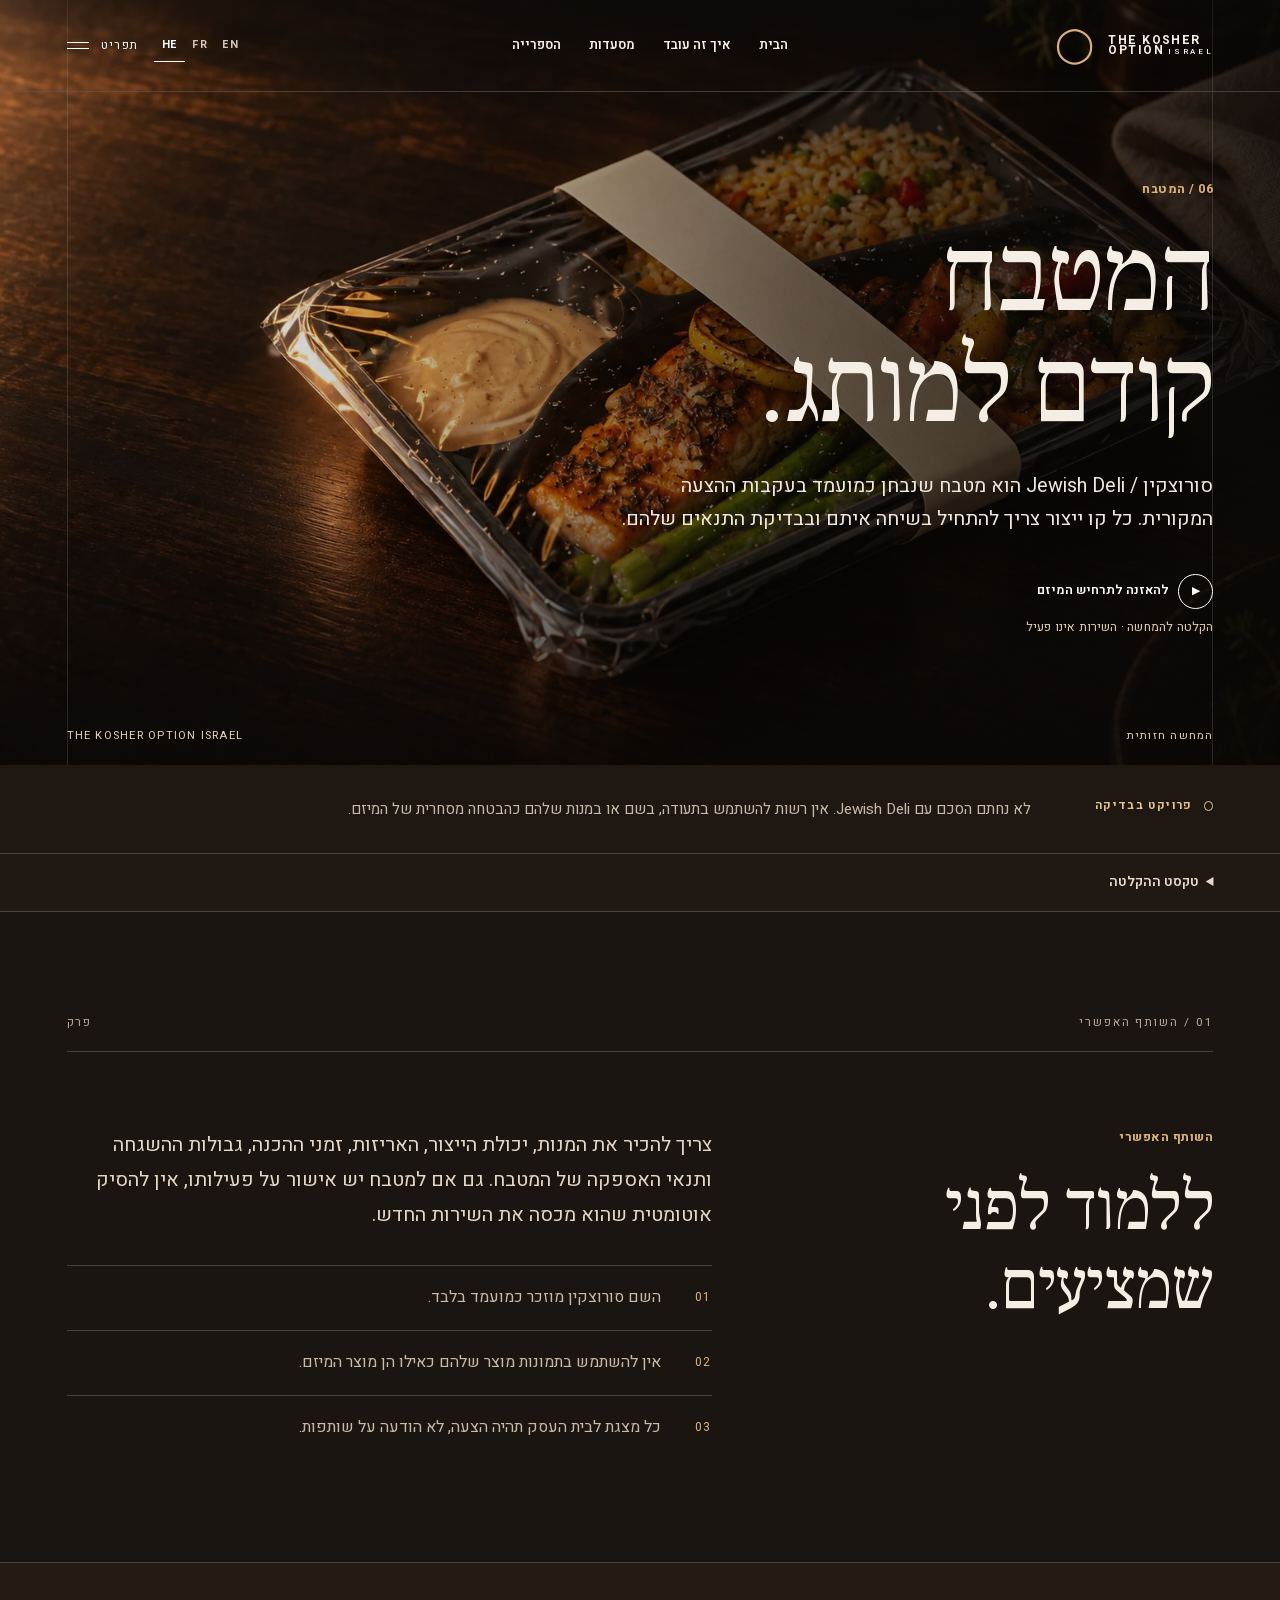
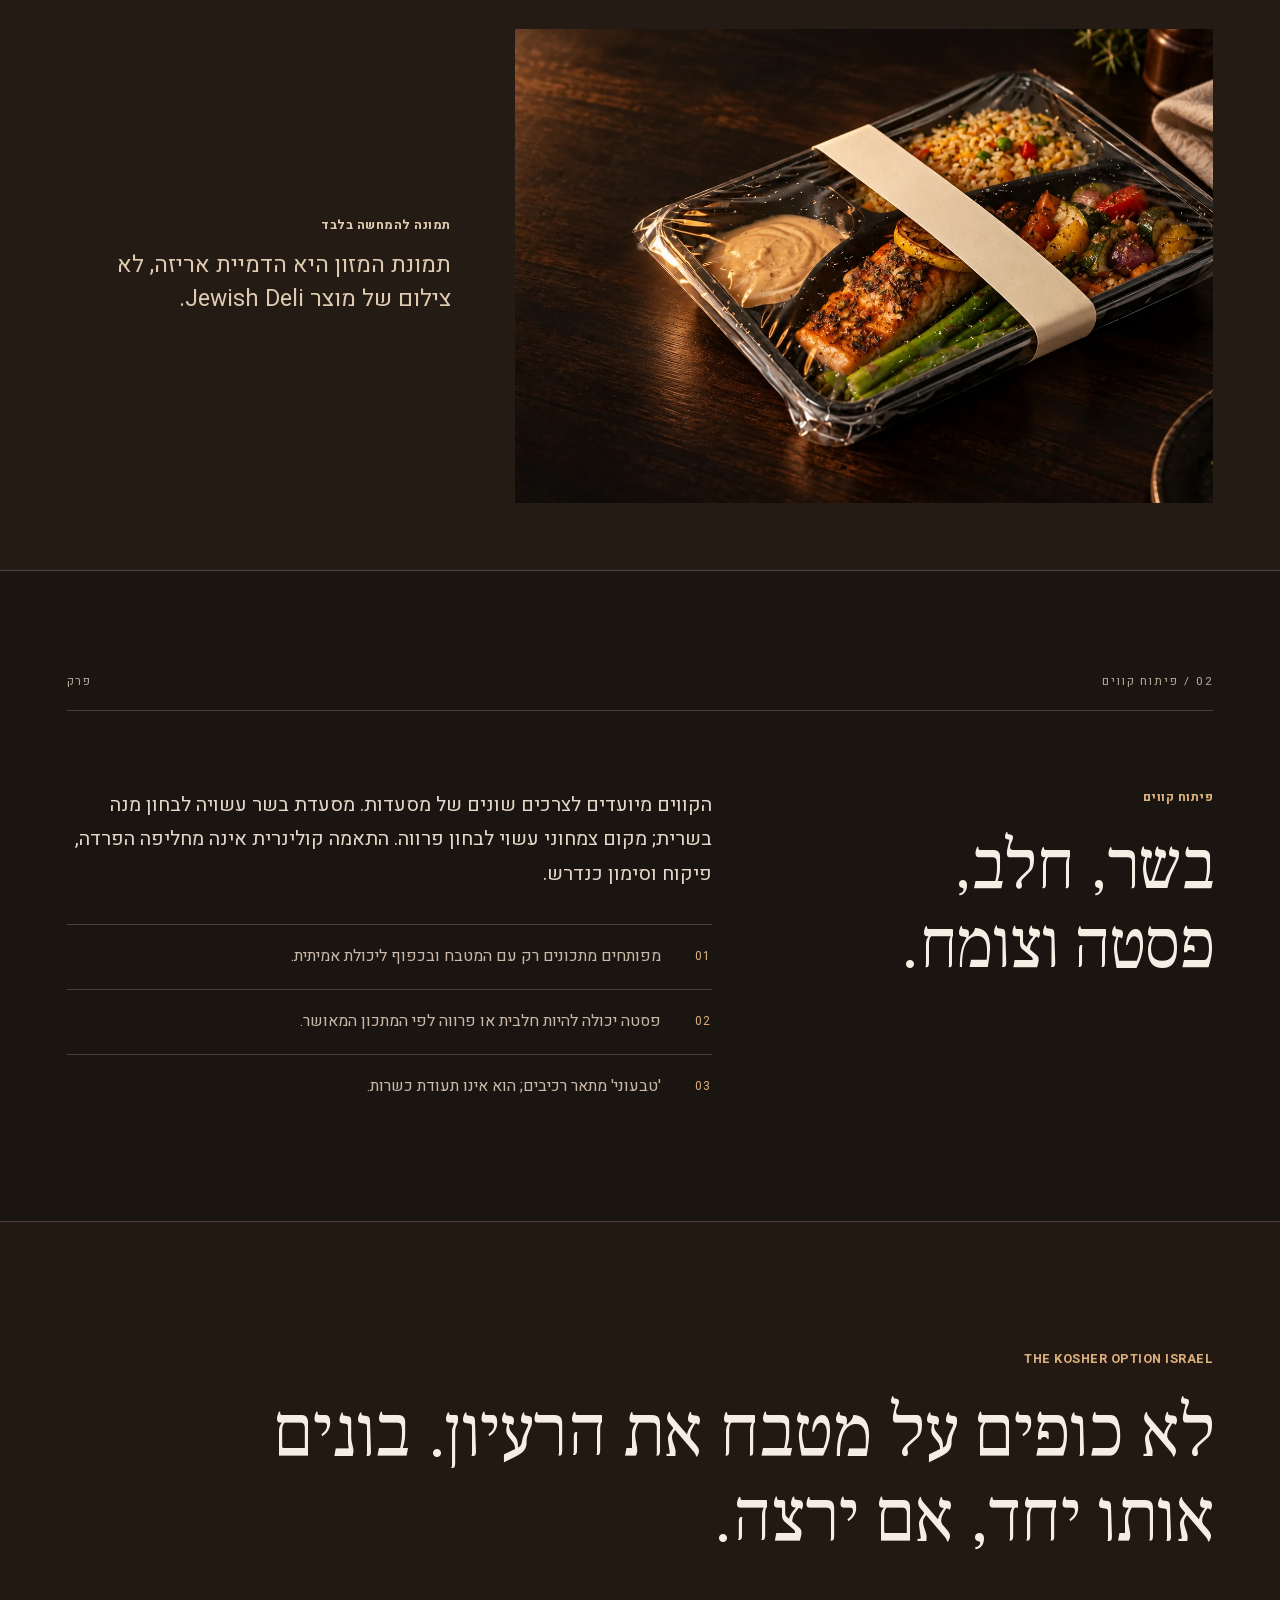
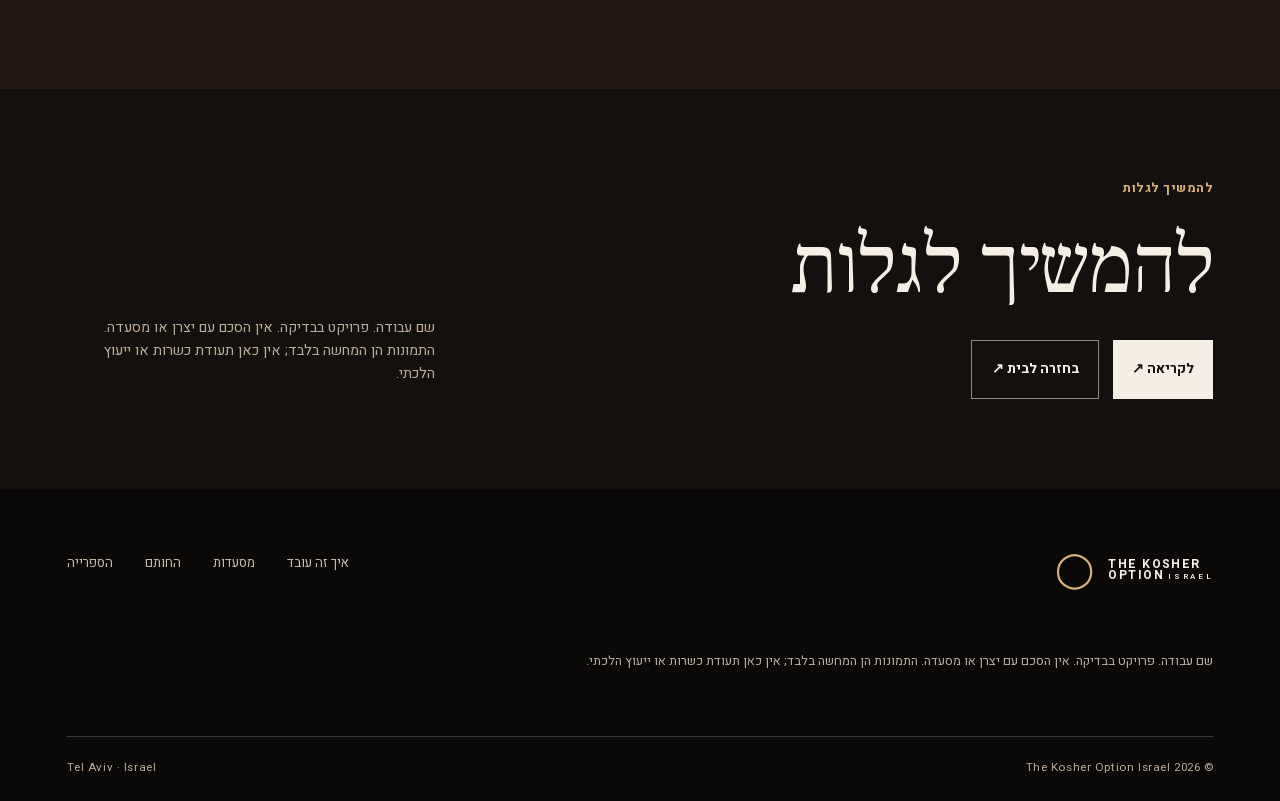
<file: site/cuisine.html>
<!doctype html>
<html lang="he" dir="rtl">
<head>
<meta charset="utf-8">
<meta name="viewport" content="width=device-width,initial-scale=1">
<meta name="robots" content="noindex,nofollow">
<meta name="theme-color" content="#14100d">
<meta name="description" content="The Kosher Option Israel — projet de repas fermé à une même table. Concept en étude.">
<title>La cuisine envisagée — The Kosher Option Israel</title>
<link rel="icon" href="favicon.svg" type="image/svg+xml">

<link rel="stylesheet" href="fonts.css">
<link rel="stylesheet" href="experience.css">
<link rel="stylesheet" href="inner.css">
<link rel="stylesheet" href="audio-sections.css">
<script>try{let l=localStorage.getItem('tko-lang');if(['he','fr','en'].includes(l)){document.documentElement.lang=l;document.documentElement.dir=l==='he'?'rtl':'ltr'}}catch(e){}</script>
</head>
<body data-page="cuisine">
<a class="skip-link" href="#main" data-i18n="skip">דלג לתוכן</a>
<header class="site-header">
  <a class="brand" href="index.html" aria-label="The Kosher Option Israel"><span class="brand-symbol" aria-hidden="true">◯</span><span>THE KOSHER<br>OPTION <small>ISRAEL</small></span></a>
  <nav class="desktop-nav" aria-label="Primary">
    <a href="index.html" data-i18n="home">הבית</a>
    <a href="geste.html" data-i18n="how">איך זה עובד</a>
    <a href="restaurants.html" data-i18n="venues">מסעדות</a>
    <a href="../books/site/index.html" data-i18n="books">הספרייה</a>
  </nav>
  <div class="header-actions">
    <div class="language" role="group" aria-label="Language"><button type="button" data-lang="he" aria-pressed="true">HE</button><button type="button" data-lang="fr">FR</button><button type="button" data-lang="en">EN</button></div>
    <button class="menu-trigger" type="button" aria-controls="site-drawer" aria-expanded="false" data-menu-trigger><span data-i18n="menu">תפריט</span><span class="hamburger" aria-hidden="true"><i></i><i></i></span></button>
  </div>
</header>
<div class="drawer" id="site-drawer" hidden><div class="drawer-inner"><p class="eyebrow" data-i18n="explore">לגלות</p><nav aria-label="All pages">
  <a href="index.html" data-i18n="home">הבית</a>
  <a href="geste.html" data-i18n="how">איך זה עובד</a>
  <a href="plat.html" data-i18n="meal">המנה</a>
  <a href="sceau.html" data-i18n="seal">החותם</a>
  <a href="restaurants.html" data-i18n="venues">מסעדות</a>
  <a href="familles.html" data-i18n="families">משפחות</a>
  <a href="cuisine.html" data-i18n="kitchen">המטבח</a>
  <a href="tel-aviv.html" data-i18n="city">תל אביב</a>
  <a href="menus-hypothetiques.html" data-i18n="menus">תפריטים לדוגמה</a>
  <a href="table-3d.html">3D</a>
  <a href="../books/site/index.html" data-i18n="books">הספרייה</a>
</nav><p class="drawer-note" data-i18n="status">הדמיה בלבד. אין הסכמים חתומים.</p></div></div>
<main id="main"><div id="inner-content"><section class="inner-loading"><p>הפרויקט בבדיקה · The Kosher Option Israel</p></section></div></main>
<footer class="site-footer">
  <div class="footer-top"><a class="brand" href="index.html"><span class="brand-symbol" aria-hidden="true">◯</span><span>THE KOSHER<br>OPTION <small>ISRAEL</small></span></a><nav aria-label="Footer"><a href="geste.html" data-i18n="how">איך זה עובד</a><a href="restaurants.html" data-i18n="venues">מסעדות</a><a href="sceau.html" data-i18n="seal">החותם</a><a href="../books/site/index.html" data-i18n="books">הספרייה</a></nav></div>
  <p class="footer-truth" data-i18n="truth">שם עבודה. פרויקט בבדיקה. אין הסכם עם יצרן או מסעדה. התמונות הן המחשה בלבד; אין כאן תעודת כשרות או ייעוץ הלכתי.</p>
  <div class="footer-bottom"><span>© 2026 The Kosher Option Israel</span><span>Tel Aviv · Israel</span></div>
</footer>
<script src="js/inner.js" defer></script>
</body>
</html>
</file>
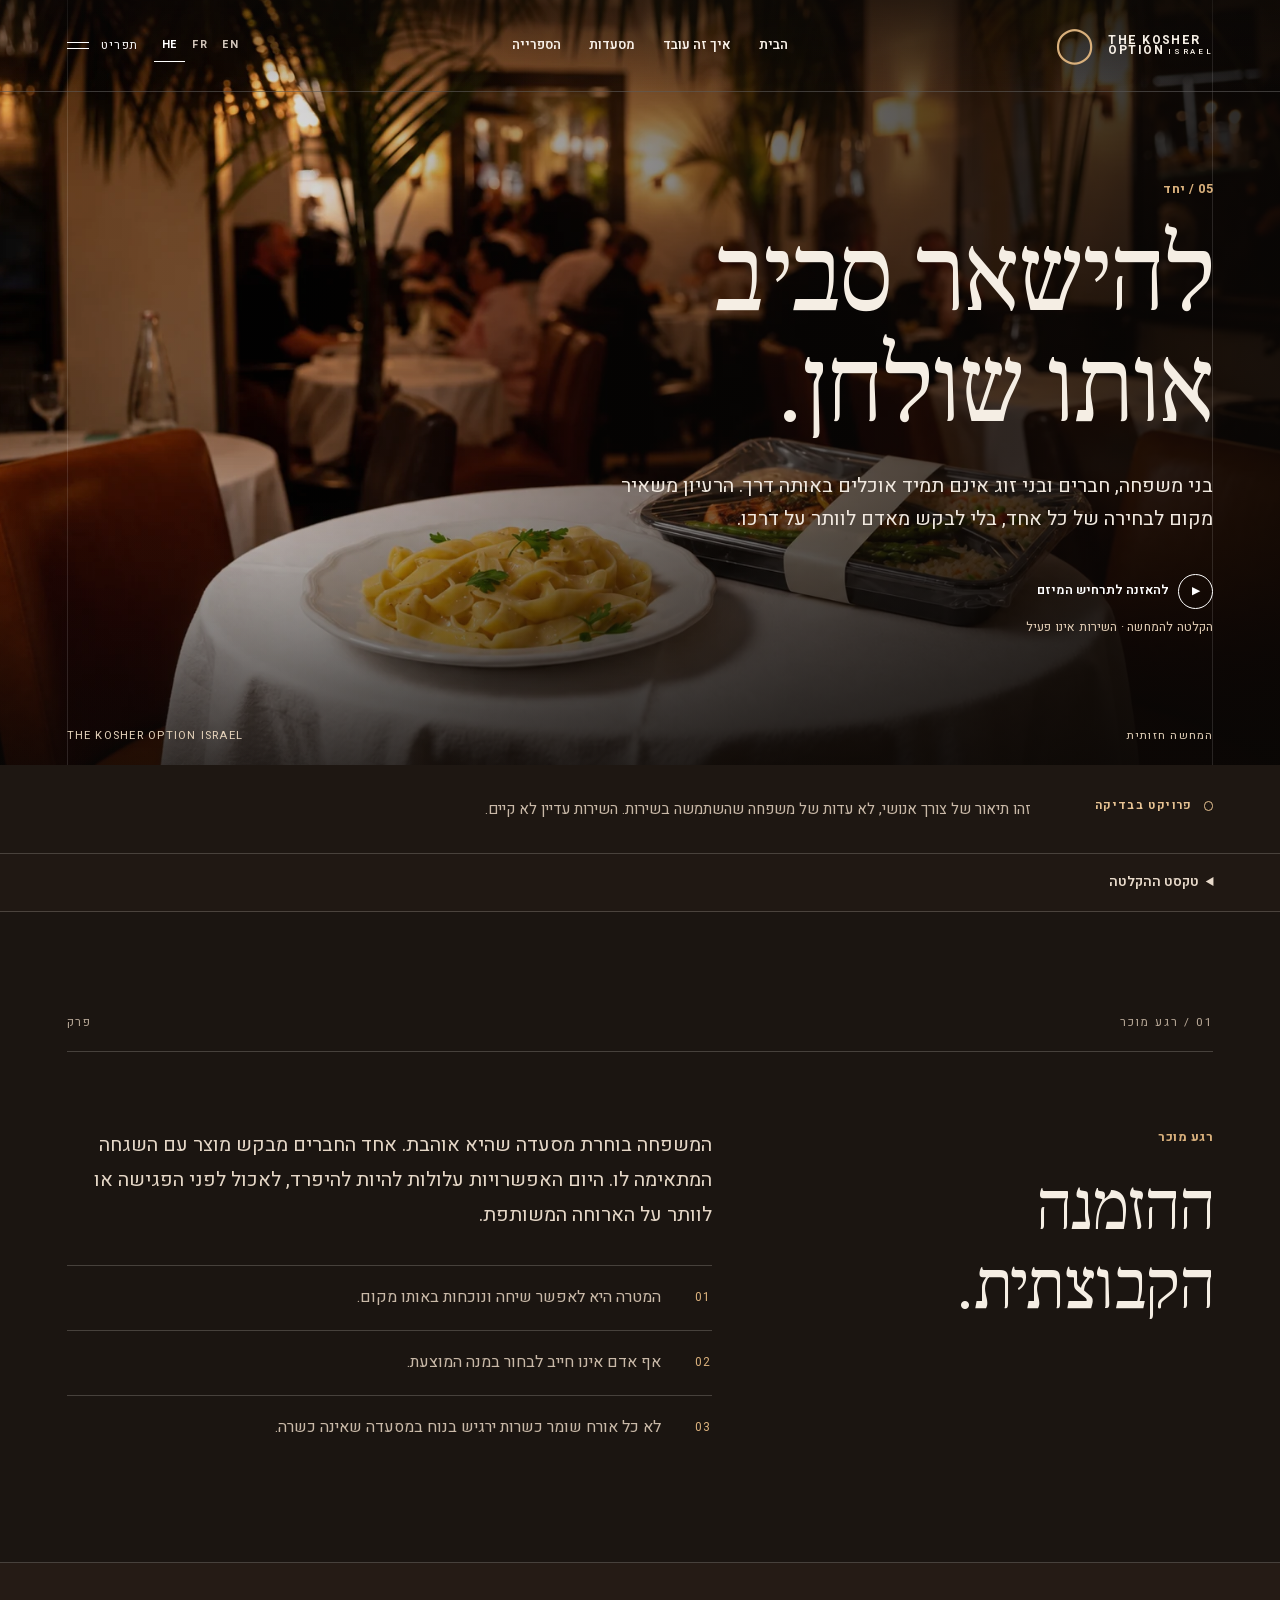
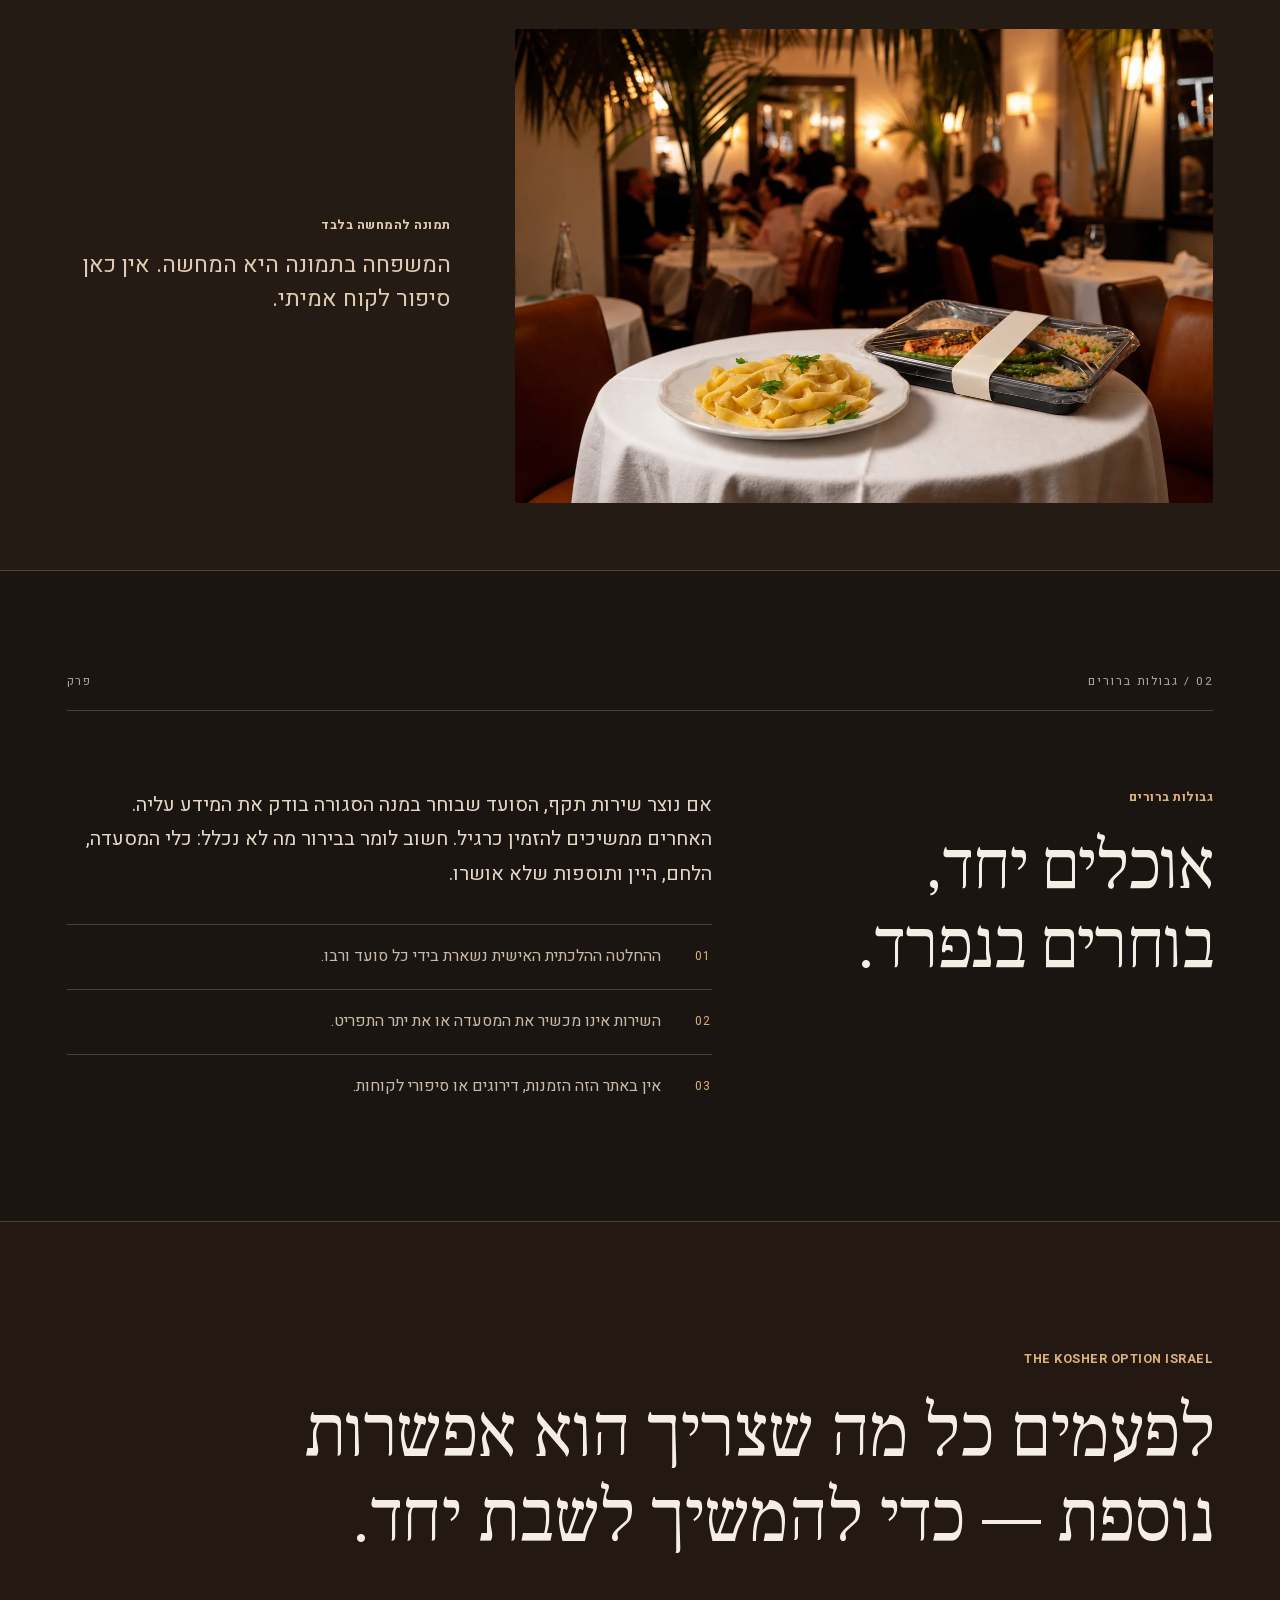
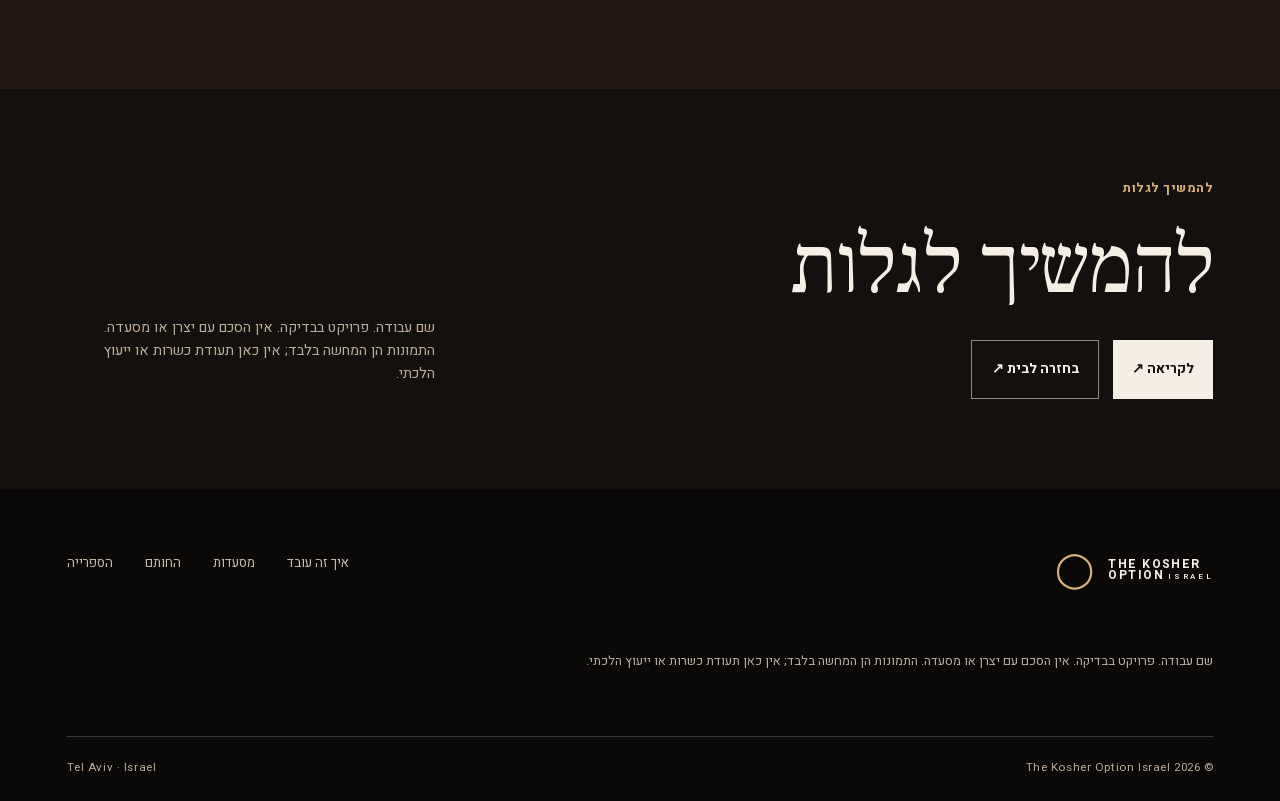
<file: site/familles.html>
<!doctype html>
<html lang="he" dir="rtl">
<head>
<meta charset="utf-8">
<meta name="viewport" content="width=device-width,initial-scale=1">
<meta name="robots" content="noindex,nofollow">
<meta name="theme-color" content="#14100d">
<meta name="description" content="The Kosher Option Israel — projet de repas fermé à une même table. Concept en étude.">
<title>Une même table — The Kosher Option Israel</title>
<link rel="icon" href="favicon.svg" type="image/svg+xml">

<link rel="stylesheet" href="fonts.css">
<link rel="stylesheet" href="experience.css">
<link rel="stylesheet" href="inner.css">
<link rel="stylesheet" href="audio-sections.css">
<script>try{let l=localStorage.getItem('tko-lang');if(['he','fr','en'].includes(l)){document.documentElement.lang=l;document.documentElement.dir=l==='he'?'rtl':'ltr'}}catch(e){}</script>
</head>
<body data-page="familles">
<a class="skip-link" href="#main" data-i18n="skip">דלג לתוכן</a>
<header class="site-header">
  <a class="brand" href="index.html" aria-label="The Kosher Option Israel"><span class="brand-symbol" aria-hidden="true">◯</span><span>THE KOSHER<br>OPTION <small>ISRAEL</small></span></a>
  <nav class="desktop-nav" aria-label="Primary">
    <a href="index.html" data-i18n="home">הבית</a>
    <a href="geste.html" data-i18n="how">איך זה עובד</a>
    <a href="restaurants.html" data-i18n="venues">מסעדות</a>
    <a href="../books/site/index.html" data-i18n="books">הספרייה</a>
  </nav>
  <div class="header-actions">
    <div class="language" role="group" aria-label="Language"><button type="button" data-lang="he" aria-pressed="true">HE</button><button type="button" data-lang="fr">FR</button><button type="button" data-lang="en">EN</button></div>
    <button class="menu-trigger" type="button" aria-controls="site-drawer" aria-expanded="false" data-menu-trigger><span data-i18n="menu">תפריט</span><span class="hamburger" aria-hidden="true"><i></i><i></i></span></button>
  </div>
</header>
<div class="drawer" id="site-drawer" hidden><div class="drawer-inner"><p class="eyebrow" data-i18n="explore">לגלות</p><nav aria-label="All pages">
  <a href="index.html" data-i18n="home">הבית</a>
  <a href="geste.html" data-i18n="how">איך זה עובד</a>
  <a href="plat.html" data-i18n="meal">המנה</a>
  <a href="sceau.html" data-i18n="seal">החותם</a>
  <a href="restaurants.html" data-i18n="venues">מסעדות</a>
  <a href="familles.html" data-i18n="families">משפחות</a>
  <a href="cuisine.html" data-i18n="kitchen">המטבח</a>
  <a href="tel-aviv.html" data-i18n="city">תל אביב</a>
  <a href="menus-hypothetiques.html" data-i18n="menus">תפריטים לדוגמה</a>
  <a href="table-3d.html">3D</a>
  <a href="../books/site/index.html" data-i18n="books">הספרייה</a>
</nav><p class="drawer-note" data-i18n="status">הדמיה בלבד. אין הסכמים חתומים.</p></div></div>
<main id="main"><div id="inner-content"><section class="inner-loading"><p>הפרויקט בבדיקה · The Kosher Option Israel</p></section></div></main>
<footer class="site-footer">
  <div class="footer-top"><a class="brand" href="index.html"><span class="brand-symbol" aria-hidden="true">◯</span><span>THE KOSHER<br>OPTION <small>ISRAEL</small></span></a><nav aria-label="Footer"><a href="geste.html" data-i18n="how">איך זה עובד</a><a href="restaurants.html" data-i18n="venues">מסעדות</a><a href="sceau.html" data-i18n="seal">החותם</a><a href="../books/site/index.html" data-i18n="books">הספרייה</a></nav></div>
  <p class="footer-truth" data-i18n="truth">שם עבודה. פרויקט בבדיקה. אין הסכם עם יצרן או מסעדה. התמונות הן המחשה בלבד; אין כאן תעודת כשרות או ייעוץ הלכתי.</p>
  <div class="footer-bottom"><span>© 2026 The Kosher Option Israel</span><span>Tel Aviv · Israel</span></div>
</footer>
<script src="js/inner.js" defer></script>
</body>
</html>
</file>
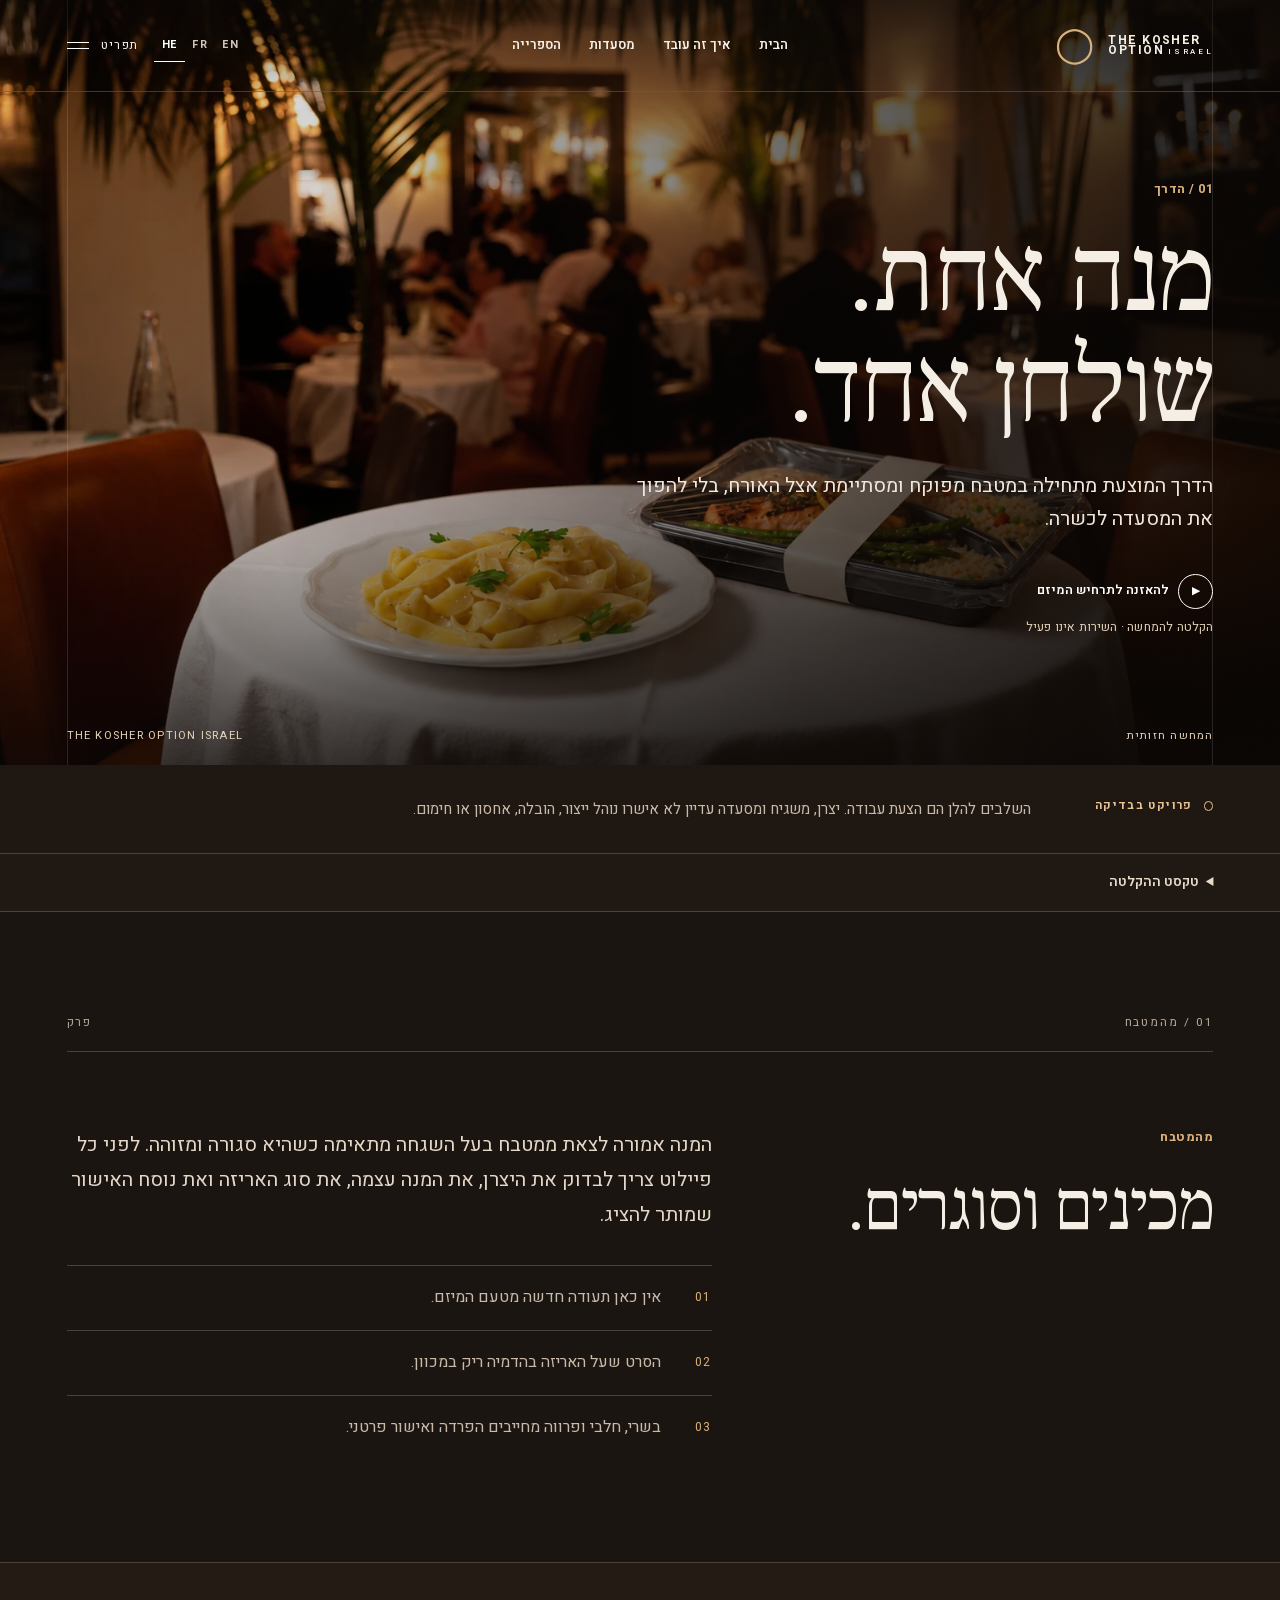
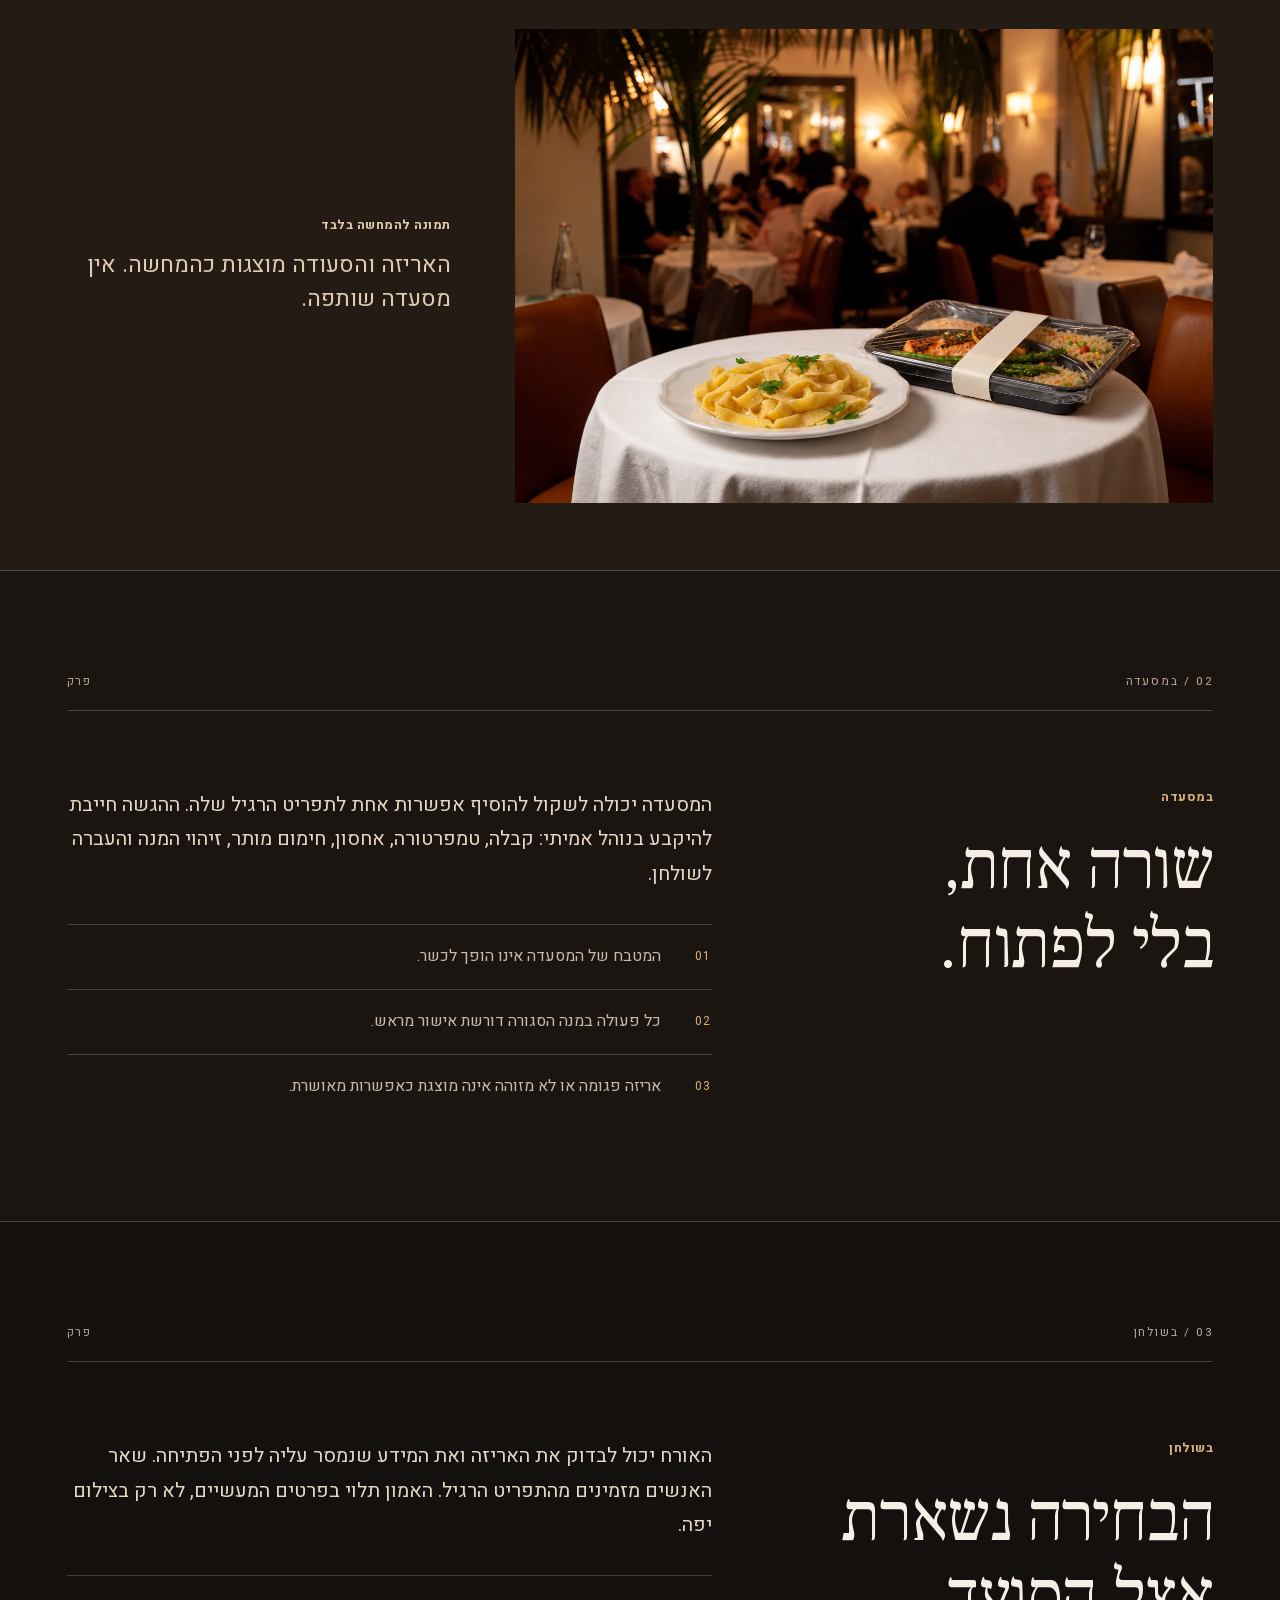
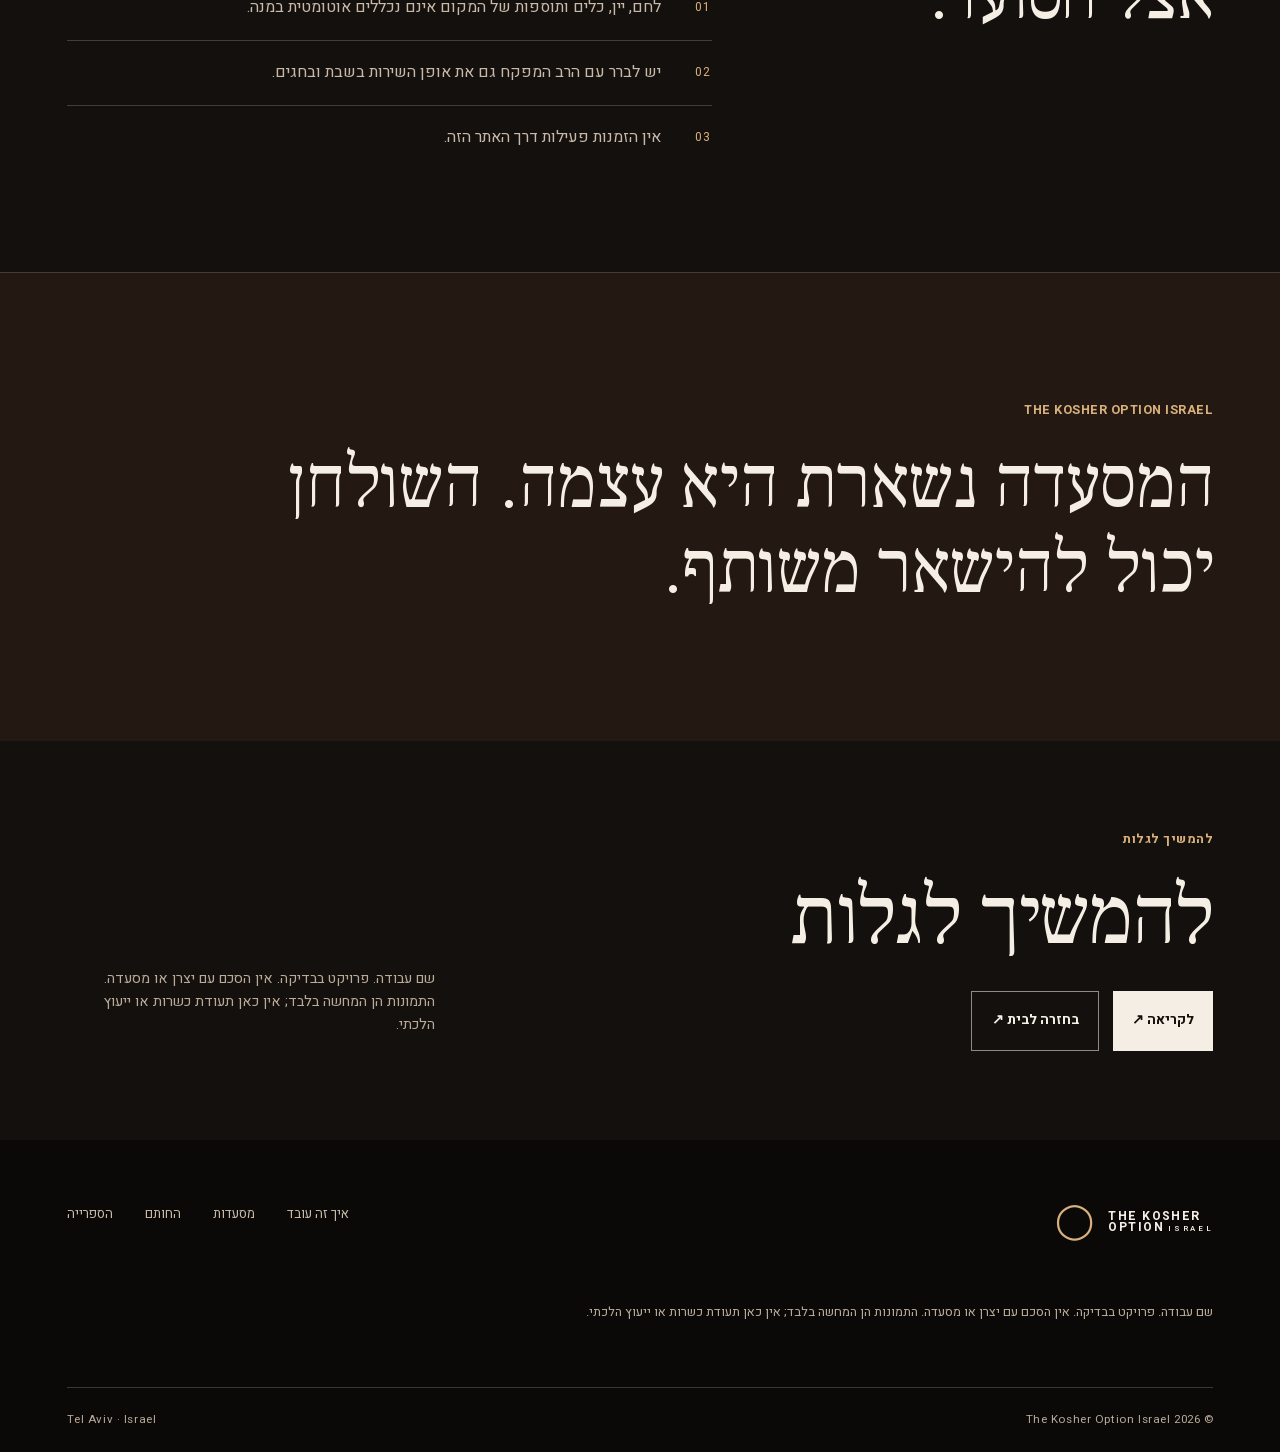
<file: site/geste.html>
<!doctype html>
<html lang="he" dir="rtl">
<head>
<meta charset="utf-8">
<meta name="viewport" content="width=device-width,initial-scale=1">
<meta name="robots" content="noindex,nofollow">
<meta name="theme-color" content="#14100d">
<meta name="description" content="The Kosher Option Israel — projet de repas fermé à une même table. Concept en étude.">
<title>Du laboratoire à la table — The Kosher Option Israel</title>
<link rel="icon" href="favicon.svg" type="image/svg+xml">

<link rel="stylesheet" href="fonts.css">
<link rel="stylesheet" href="experience.css">
<link rel="stylesheet" href="inner.css">
<link rel="stylesheet" href="audio-sections.css">
<script>try{let l=localStorage.getItem('tko-lang');if(['he','fr','en'].includes(l)){document.documentElement.lang=l;document.documentElement.dir=l==='he'?'rtl':'ltr'}}catch(e){}</script>
</head>
<body data-page="geste">
<a class="skip-link" href="#main" data-i18n="skip">דלג לתוכן</a>
<header class="site-header">
  <a class="brand" href="index.html" aria-label="The Kosher Option Israel"><span class="brand-symbol" aria-hidden="true">◯</span><span>THE KOSHER<br>OPTION <small>ISRAEL</small></span></a>
  <nav class="desktop-nav" aria-label="Primary">
    <a href="index.html" data-i18n="home">הבית</a>
    <a href="geste.html" data-i18n="how">איך זה עובד</a>
    <a href="restaurants.html" data-i18n="venues">מסעדות</a>
    <a href="../books/site/index.html" data-i18n="books">הספרייה</a>
  </nav>
  <div class="header-actions">
    <div class="language" role="group" aria-label="Language"><button type="button" data-lang="he" aria-pressed="true">HE</button><button type="button" data-lang="fr">FR</button><button type="button" data-lang="en">EN</button></div>
    <button class="menu-trigger" type="button" aria-controls="site-drawer" aria-expanded="false" data-menu-trigger><span data-i18n="menu">תפריט</span><span class="hamburger" aria-hidden="true"><i></i><i></i></span></button>
  </div>
</header>
<div class="drawer" id="site-drawer" hidden><div class="drawer-inner"><p class="eyebrow" data-i18n="explore">לגלות</p><nav aria-label="All pages">
  <a href="index.html" data-i18n="home">הבית</a>
  <a href="geste.html" data-i18n="how">איך זה עובד</a>
  <a href="plat.html" data-i18n="meal">המנה</a>
  <a href="sceau.html" data-i18n="seal">החותם</a>
  <a href="restaurants.html" data-i18n="venues">מסעדות</a>
  <a href="familles.html" data-i18n="families">משפחות</a>
  <a href="cuisine.html" data-i18n="kitchen">המטבח</a>
  <a href="tel-aviv.html" data-i18n="city">תל אביב</a>
  <a href="menus-hypothetiques.html" data-i18n="menus">תפריטים לדוגמה</a>
  <a href="table-3d.html">3D</a>
  <a href="../books/site/index.html" data-i18n="books">הספרייה</a>
</nav><p class="drawer-note" data-i18n="status">הדמיה בלבד. אין הסכמים חתומים.</p></div></div>
<main id="main"><div id="inner-content"><section class="inner-loading"><p>הפרויקט בבדיקה · The Kosher Option Israel</p></section></div></main>
<footer class="site-footer">
  <div class="footer-top"><a class="brand" href="index.html"><span class="brand-symbol" aria-hidden="true">◯</span><span>THE KOSHER<br>OPTION <small>ISRAEL</small></span></a><nav aria-label="Footer"><a href="geste.html" data-i18n="how">איך זה עובד</a><a href="restaurants.html" data-i18n="venues">מסעדות</a><a href="sceau.html" data-i18n="seal">החותם</a><a href="../books/site/index.html" data-i18n="books">הספרייה</a></nav></div>
  <p class="footer-truth" data-i18n="truth">שם עבודה. פרויקט בבדיקה. אין הסכם עם יצרן או מסעדה. התמונות הן המחשה בלבד; אין כאן תעודת כשרות או ייעוץ הלכתי.</p>
  <div class="footer-bottom"><span>© 2026 The Kosher Option Israel</span><span>Tel Aviv · Israel</span></div>
</footer>
<script src="js/inner.js" defer></script>
</body>
</html>
</file>
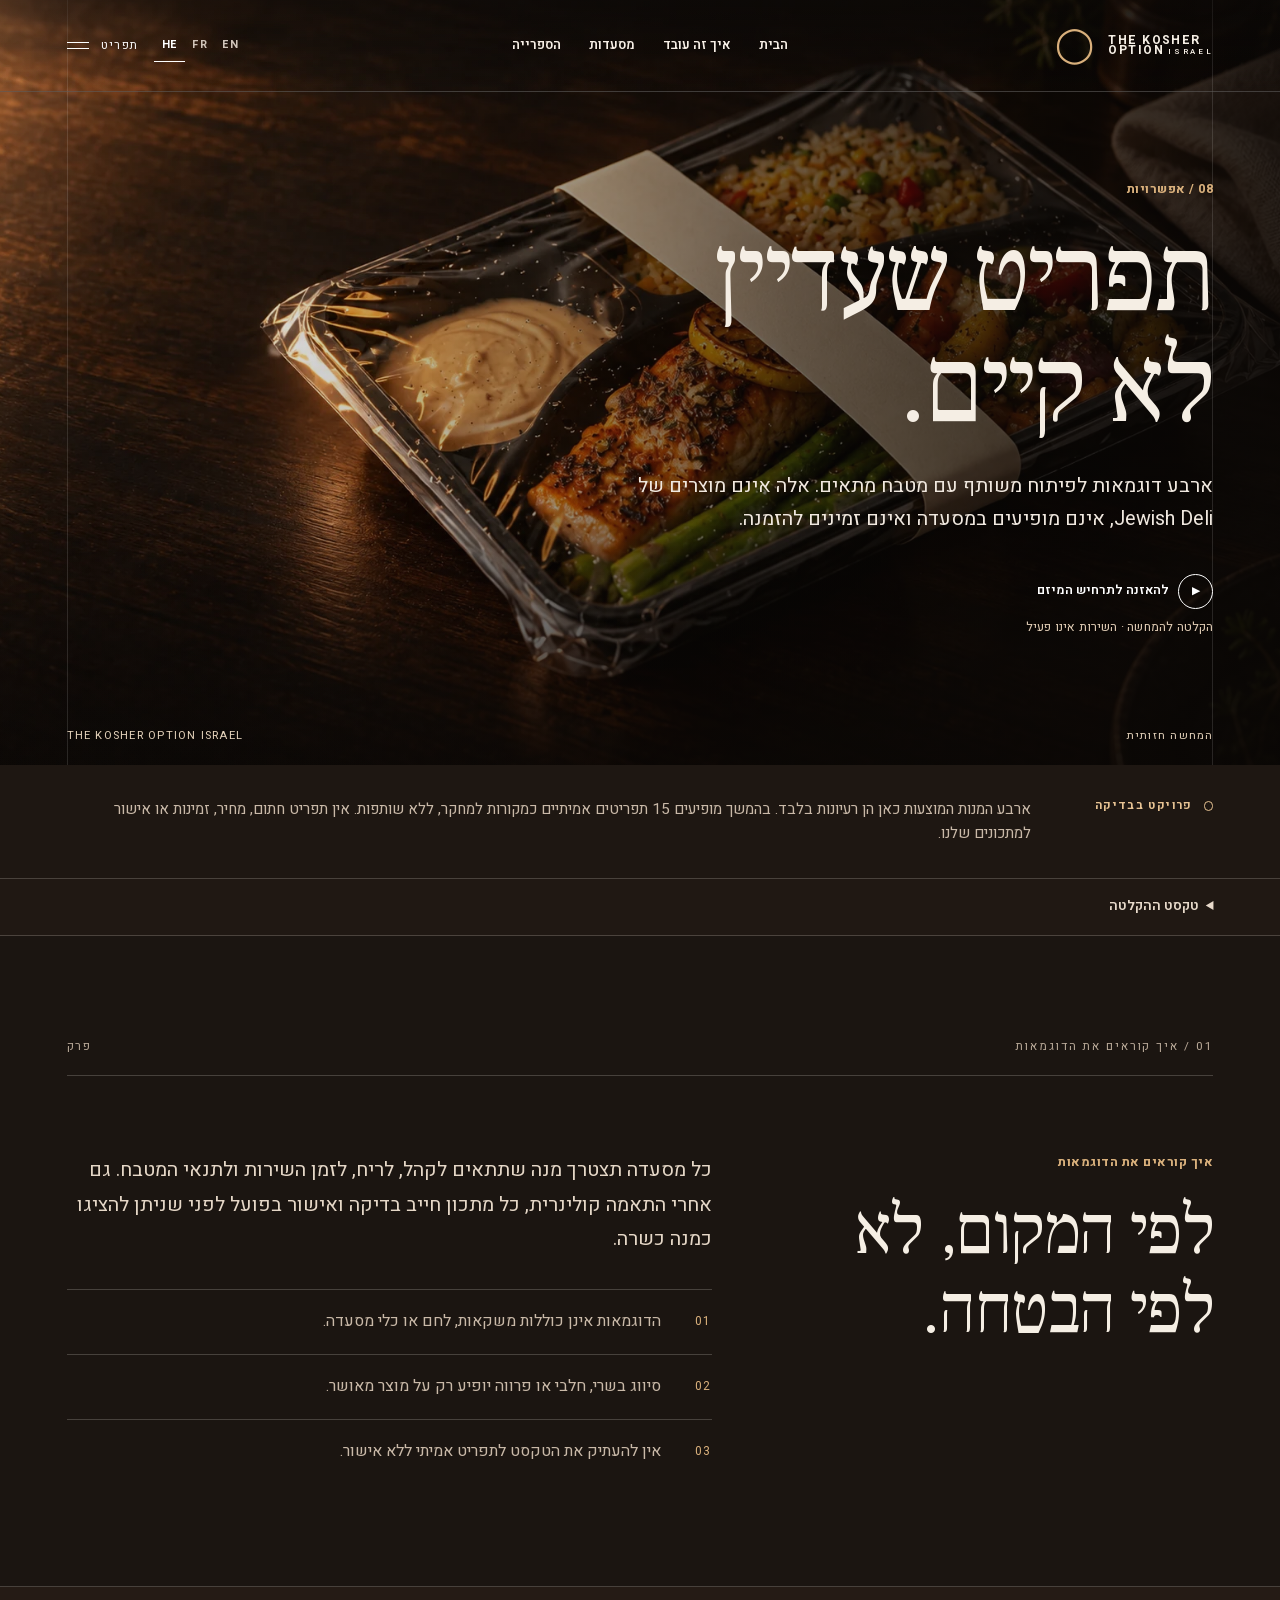
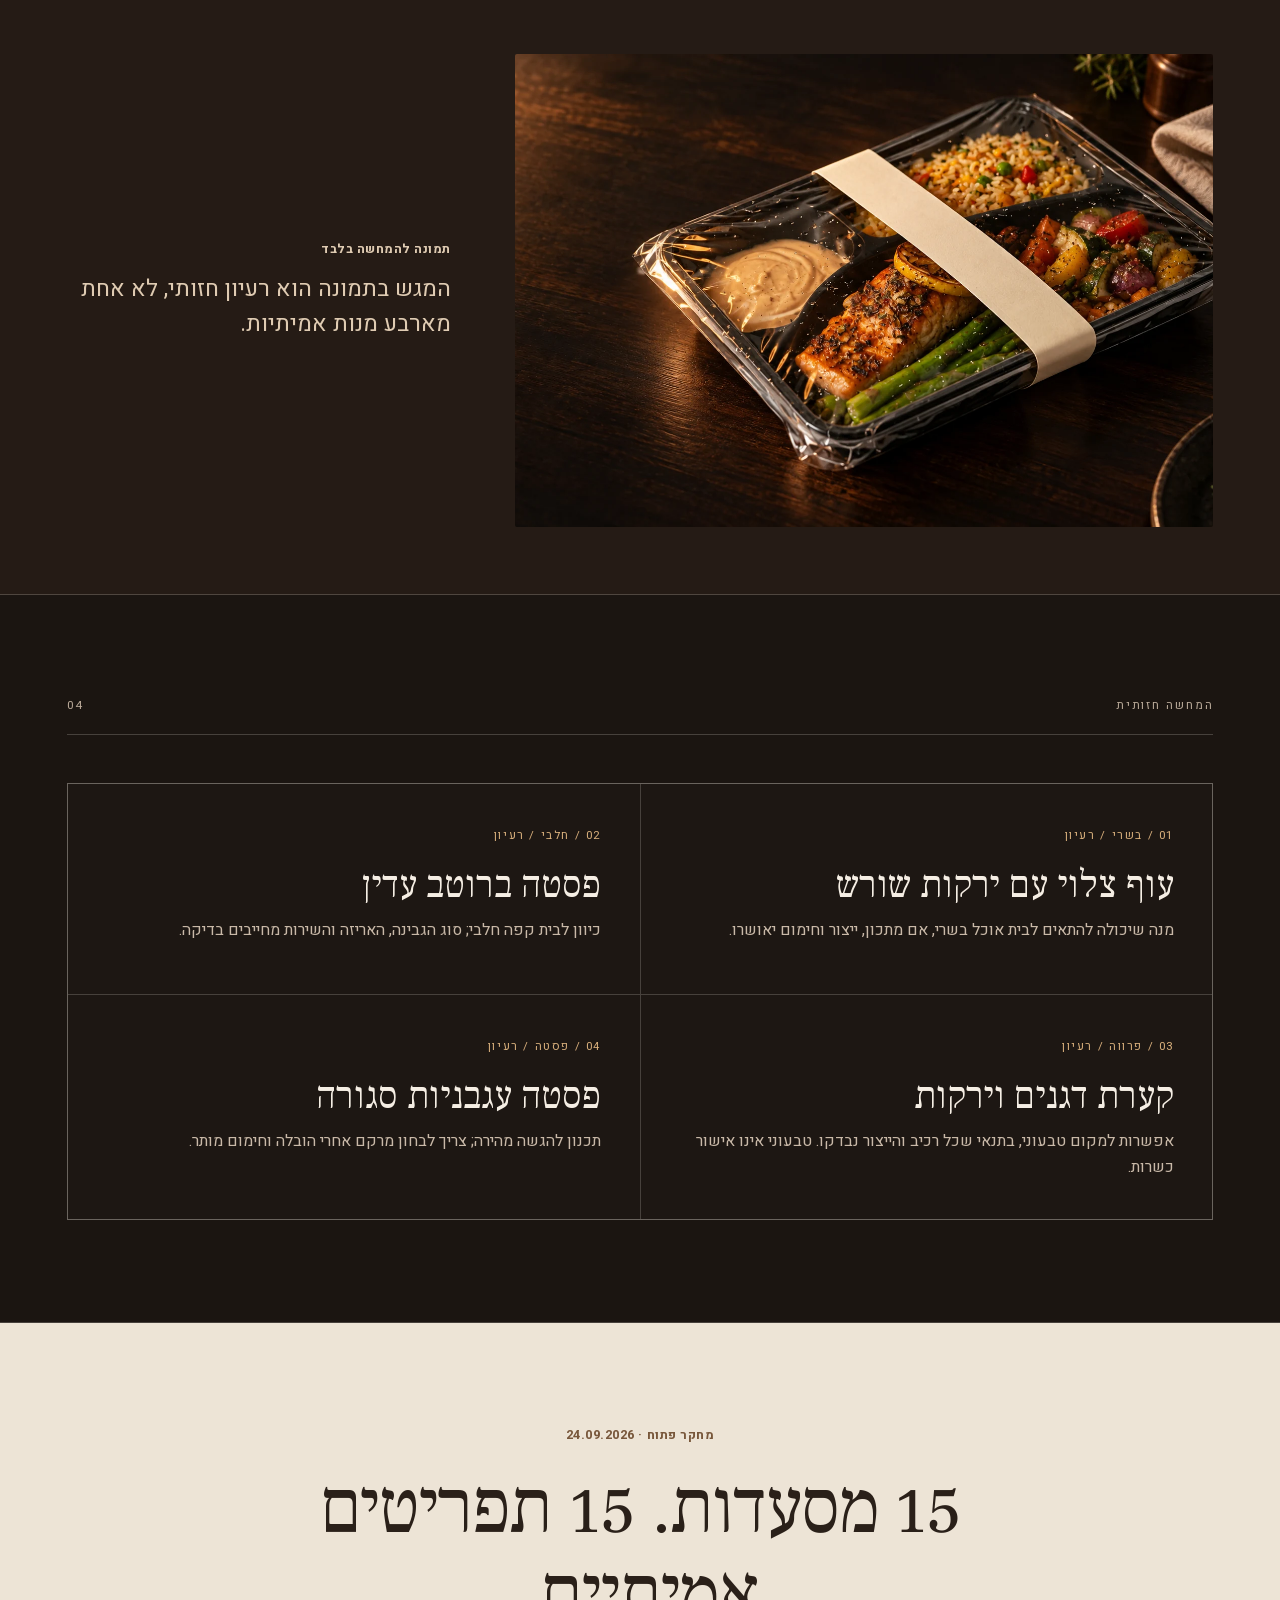
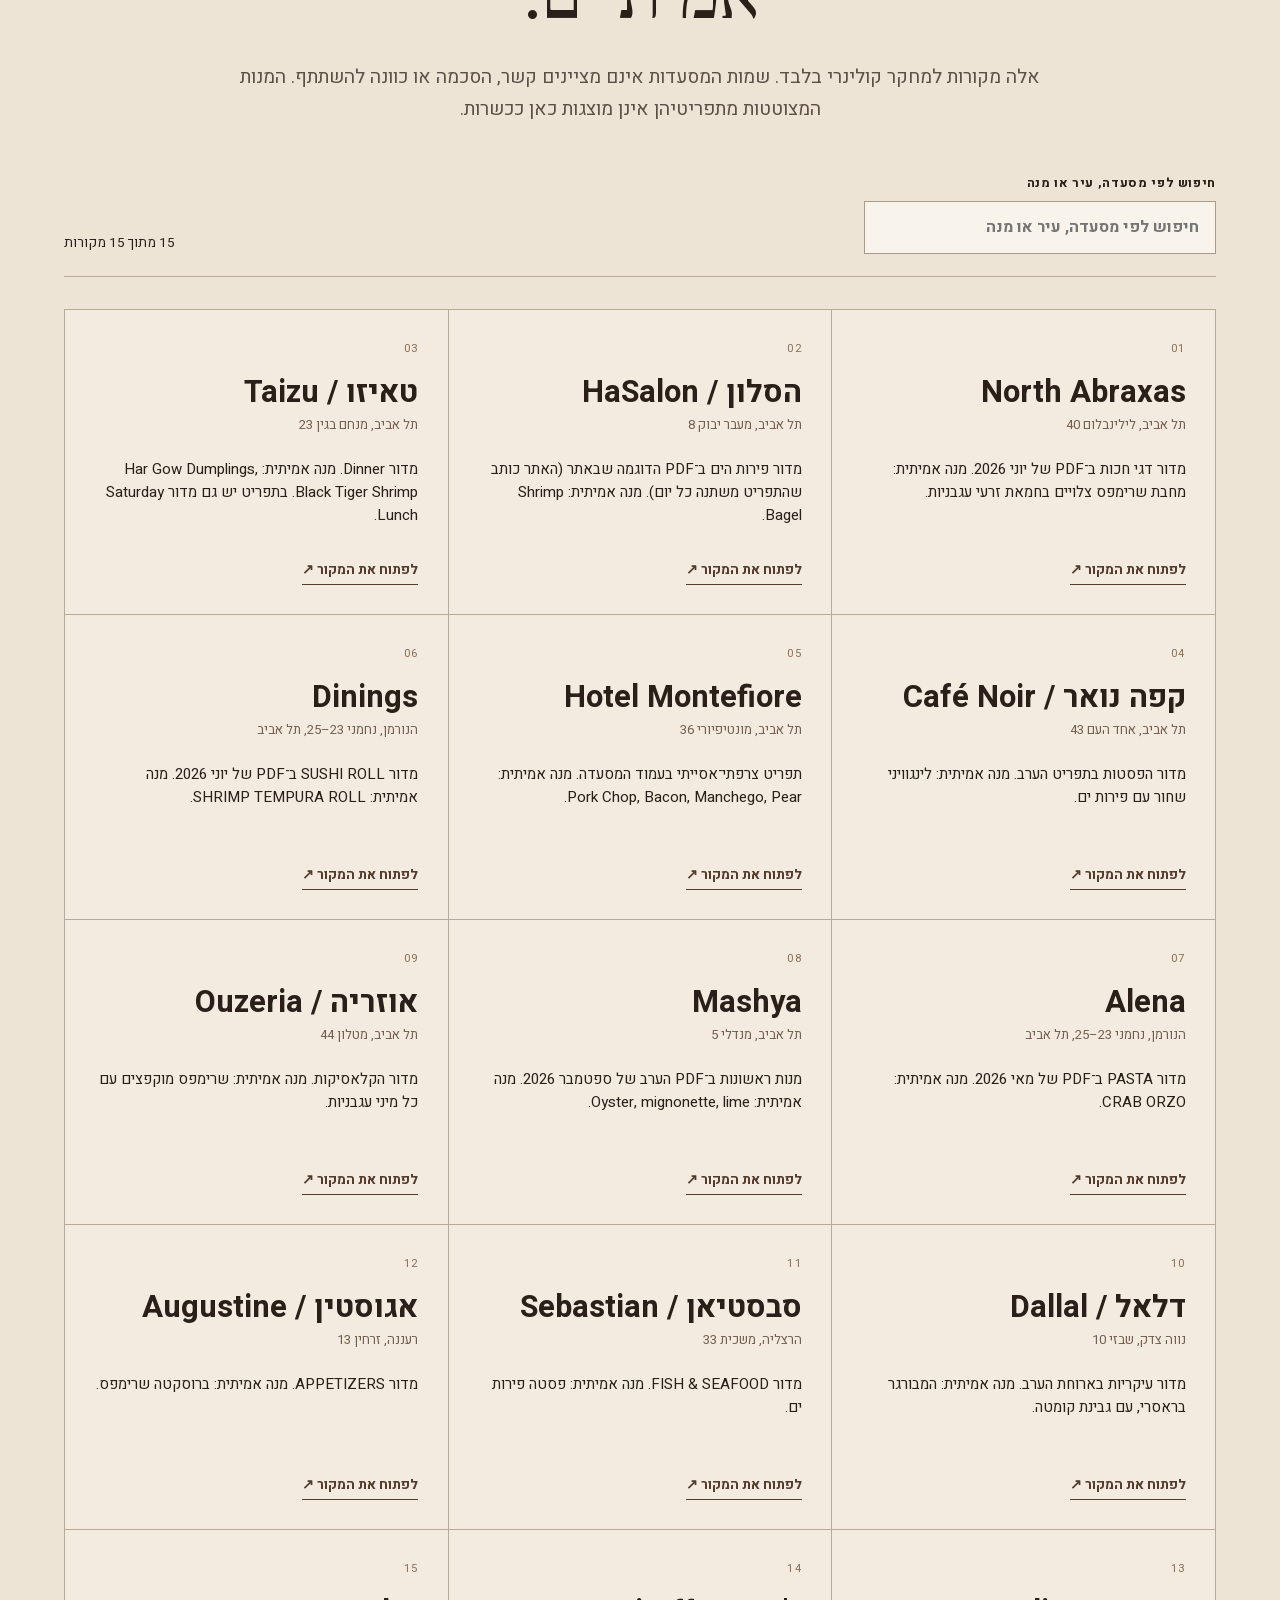
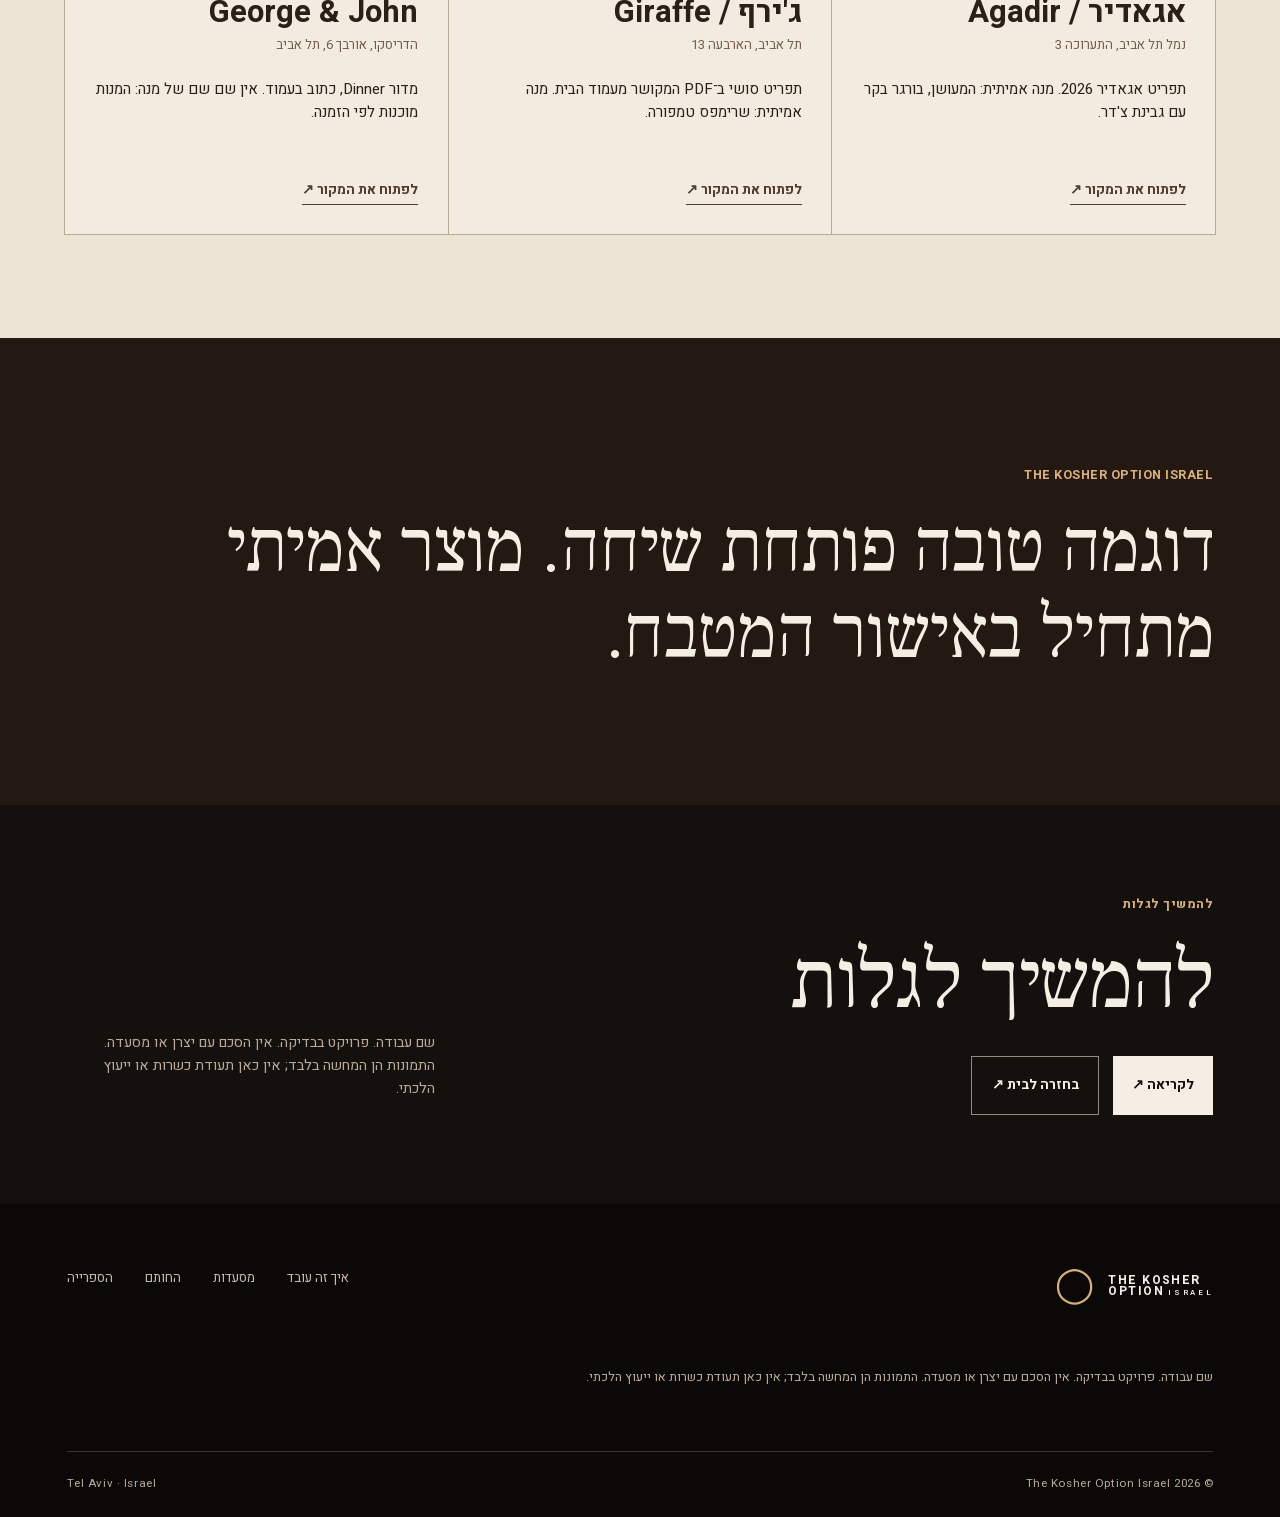
<file: site/menus-hypothetiques.html>
<!doctype html>
<html lang="he" dir="rtl">
<head>
<meta charset="utf-8">
<meta name="viewport" content="width=device-width,initial-scale=1">
<meta name="robots" content="noindex,nofollow">
<meta name="theme-color" content="#14100d">
<meta name="description" content="The Kosher Option Israel — projet de repas fermé à une même table. Concept en étude.">
<title>Cartes hypothétiques — The Kosher Option Israel</title>
<link rel="icon" href="favicon.svg" type="image/svg+xml">

<link rel="stylesheet" href="fonts.css">
<link rel="stylesheet" href="experience.css">
<link rel="stylesheet" href="inner.css">
<link rel="stylesheet" href="audio-sections.css">
<script>try{let l=localStorage.getItem('tko-lang');if(['he','fr','en'].includes(l)){document.documentElement.lang=l;document.documentElement.dir=l==='he'?'rtl':'ltr'}}catch(e){}</script>
</head>
<body data-page="menus-hypothetiques">
<a class="skip-link" href="#main" data-i18n="skip">דלג לתוכן</a>
<header class="site-header">
  <a class="brand" href="index.html" aria-label="The Kosher Option Israel"><span class="brand-symbol" aria-hidden="true">◯</span><span>THE KOSHER<br>OPTION <small>ISRAEL</small></span></a>
  <nav class="desktop-nav" aria-label="Primary">
    <a href="index.html" data-i18n="home">הבית</a>
    <a href="geste.html" data-i18n="how">איך זה עובד</a>
    <a href="restaurants.html" data-i18n="venues">מסעדות</a>
    <a href="../books/site/index.html" data-i18n="books">הספרייה</a>
  </nav>
  <div class="header-actions">
    <div class="language" role="group" aria-label="Language"><button type="button" data-lang="he" aria-pressed="true">HE</button><button type="button" data-lang="fr">FR</button><button type="button" data-lang="en">EN</button></div>
    <button class="menu-trigger" type="button" aria-controls="site-drawer" aria-expanded="false" data-menu-trigger><span data-i18n="menu">תפריט</span><span class="hamburger" aria-hidden="true"><i></i><i></i></span></button>
  </div>
</header>
<div class="drawer" id="site-drawer" hidden><div class="drawer-inner"><p class="eyebrow" data-i18n="explore">לגלות</p><nav aria-label="All pages">
  <a href="index.html" data-i18n="home">הבית</a>
  <a href="geste.html" data-i18n="how">איך זה עובד</a>
  <a href="plat.html" data-i18n="meal">המנה</a>
  <a href="sceau.html" data-i18n="seal">החותם</a>
  <a href="restaurants.html" data-i18n="venues">מסעדות</a>
  <a href="familles.html" data-i18n="families">משפחות</a>
  <a href="cuisine.html" data-i18n="kitchen">המטבח</a>
  <a href="tel-aviv.html" data-i18n="city">תל אביב</a>
  <a href="menus-hypothetiques.html" data-i18n="menus">תפריטים לדוגמה</a>
  <a href="table-3d.html">3D</a>
  <a href="../books/site/index.html" data-i18n="books">הספרייה</a>
</nav><p class="drawer-note" data-i18n="status">הדמיה בלבד. אין הסכמים חתומים.</p></div></div>
<main id="main"><div id="inner-content"><section class="inner-loading"><p>הפרויקט בבדיקה · The Kosher Option Israel</p></section></div></main>
<footer class="site-footer">
  <div class="footer-top"><a class="brand" href="index.html"><span class="brand-symbol" aria-hidden="true">◯</span><span>THE KOSHER<br>OPTION <small>ISRAEL</small></span></a><nav aria-label="Footer"><a href="geste.html" data-i18n="how">איך זה עובד</a><a href="restaurants.html" data-i18n="venues">מסעדות</a><a href="sceau.html" data-i18n="seal">החותם</a><a href="../books/site/index.html" data-i18n="books">הספרייה</a></nav></div>
  <p class="footer-truth" data-i18n="truth">שם עבודה. פרויקט בבדיקה. אין הסכם עם יצרן או מסעדה. התמונות הן המחשה בלבד; אין כאן תעודת כשרות או ייעוץ הלכתי.</p>
  <div class="footer-bottom"><span>© 2026 The Kosher Option Israel</span><span>Tel Aviv · Israel</span></div>
</footer>
<script src="js/menus-data.js" defer></script>
<script src="js/inner.js" defer></script>
</body>
</html>
</file>
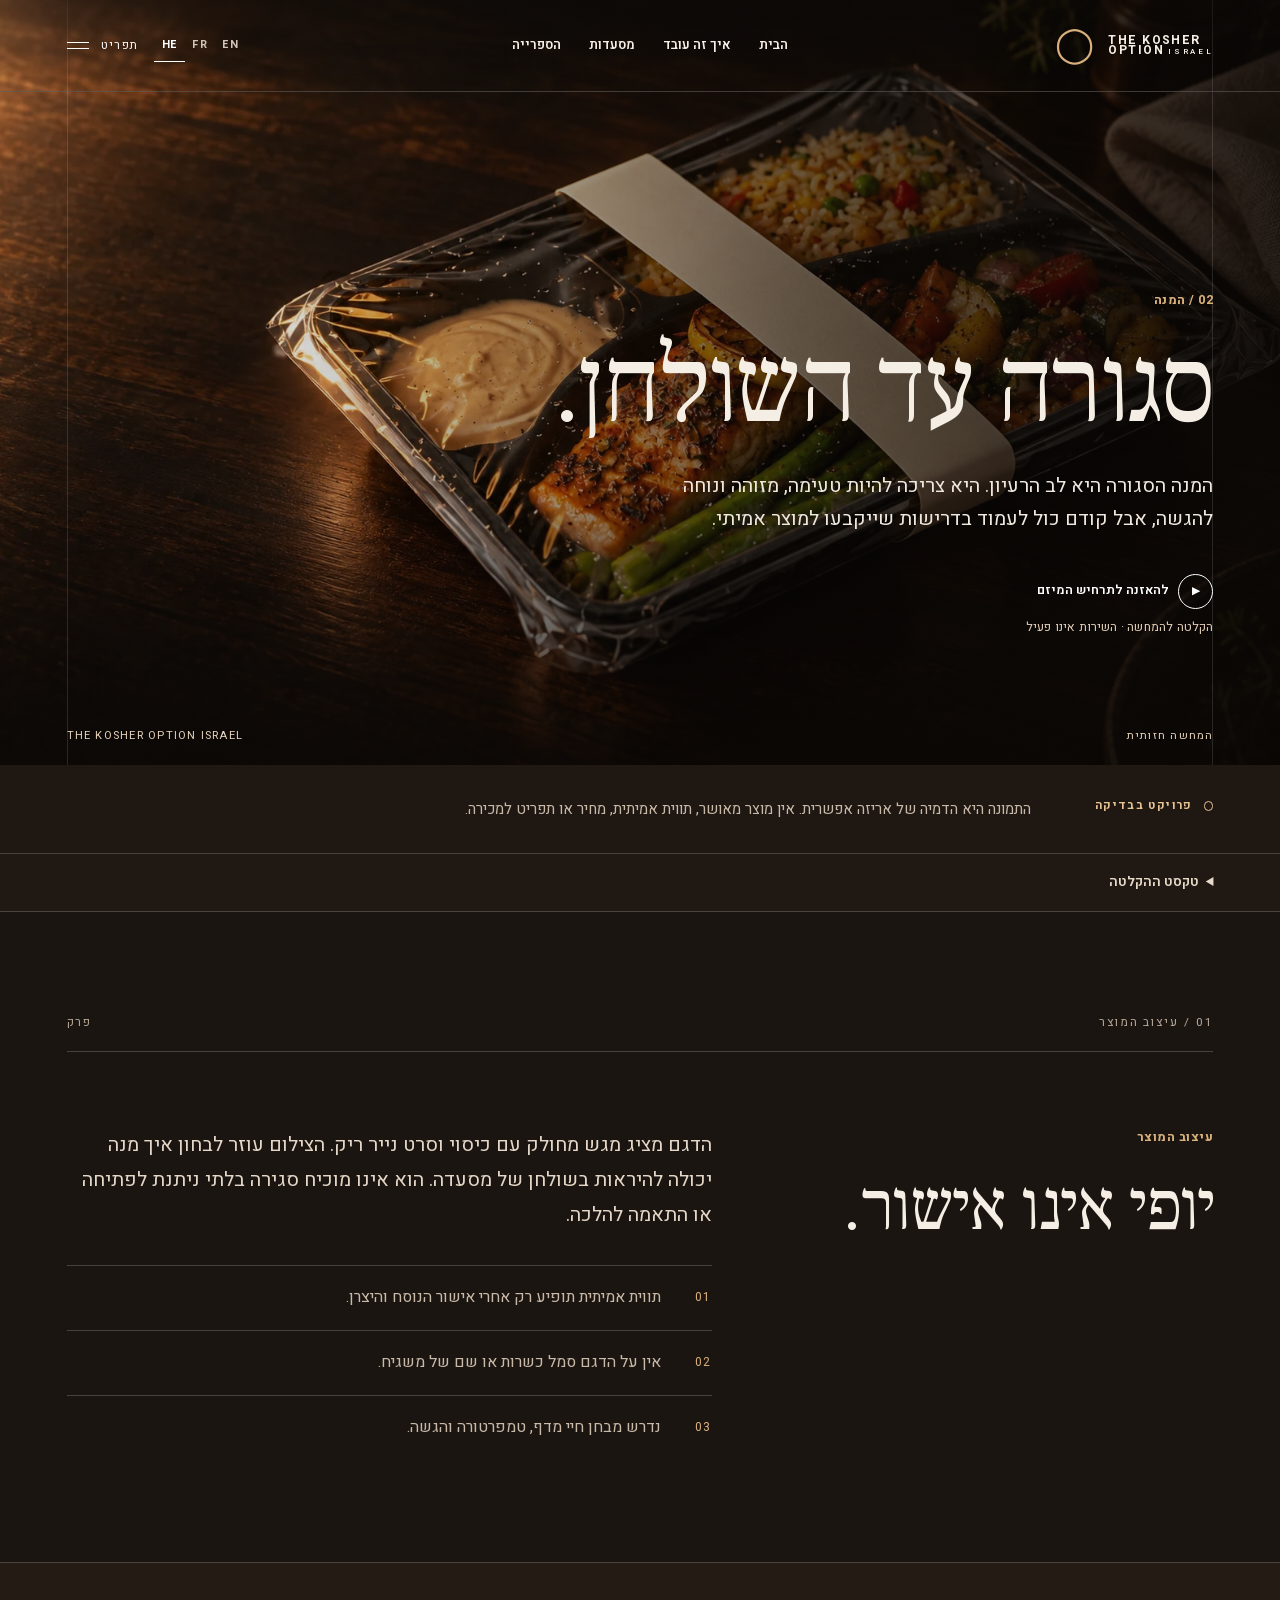
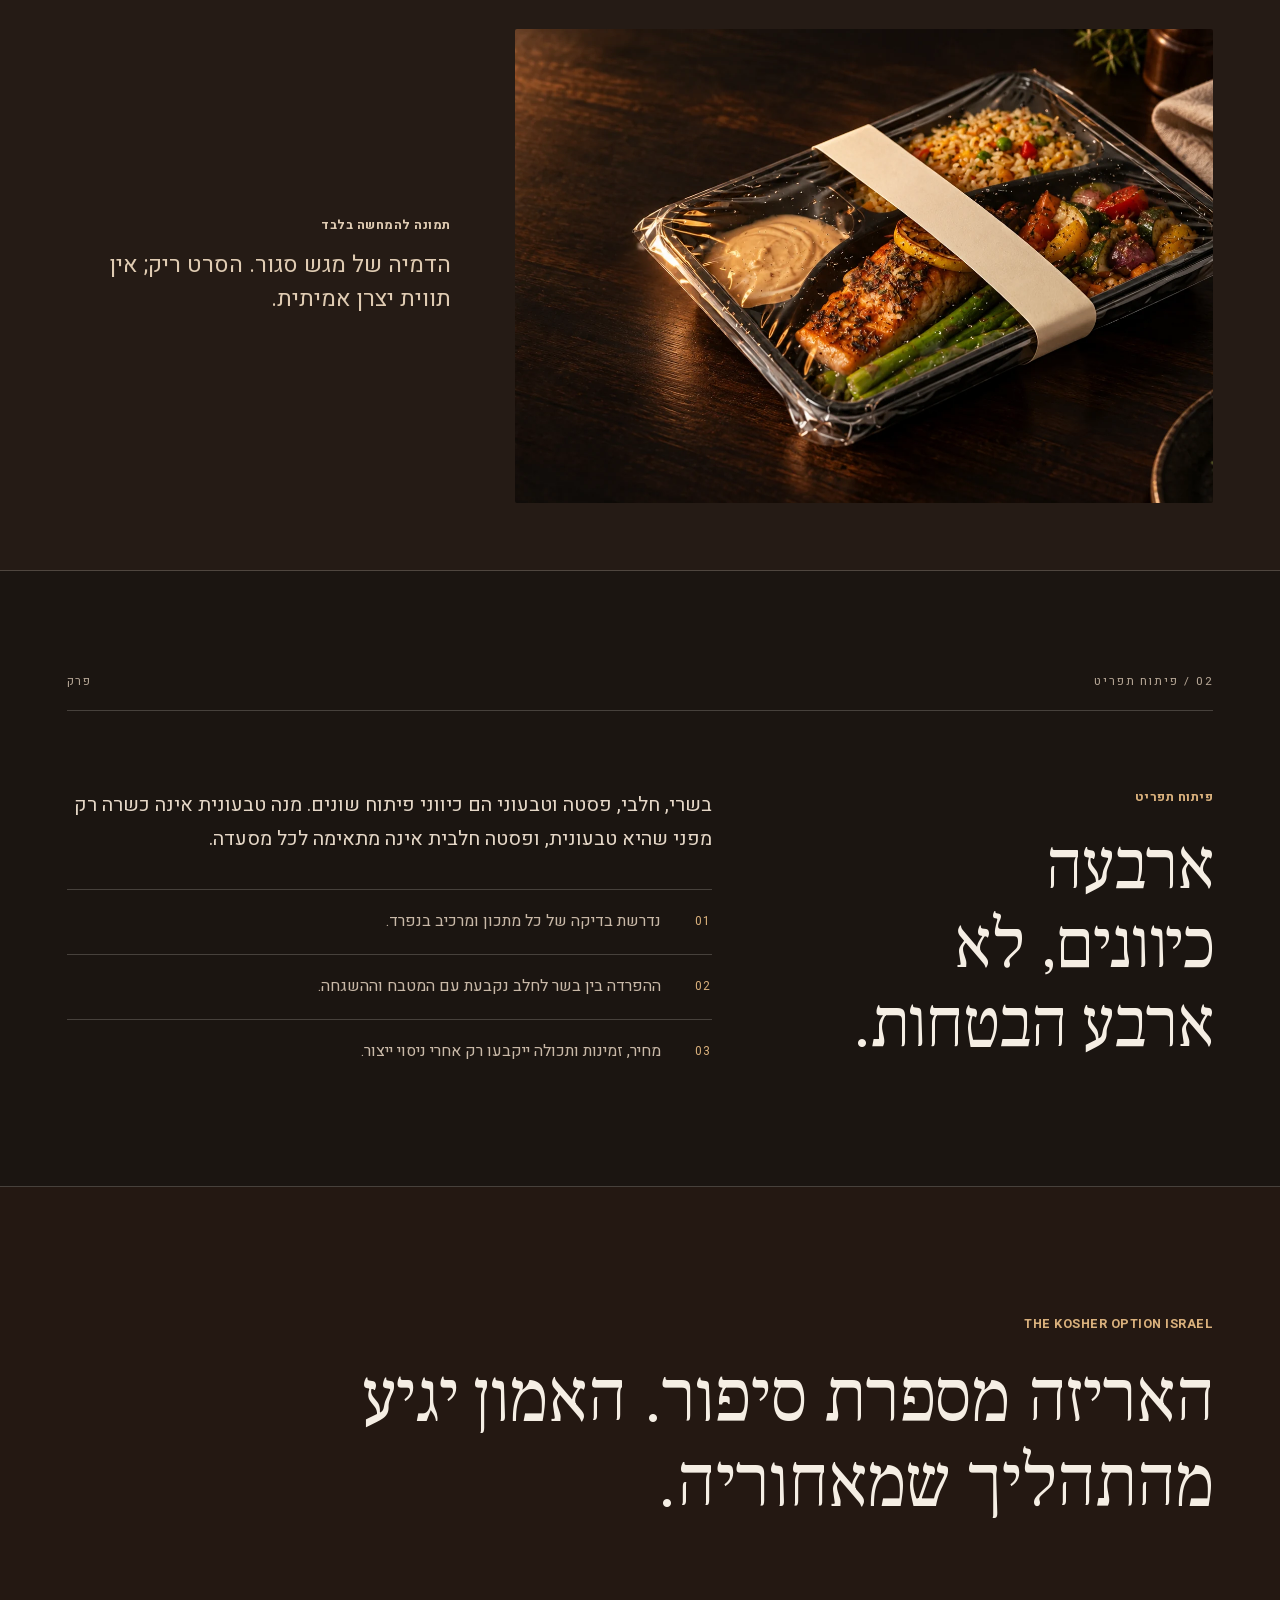
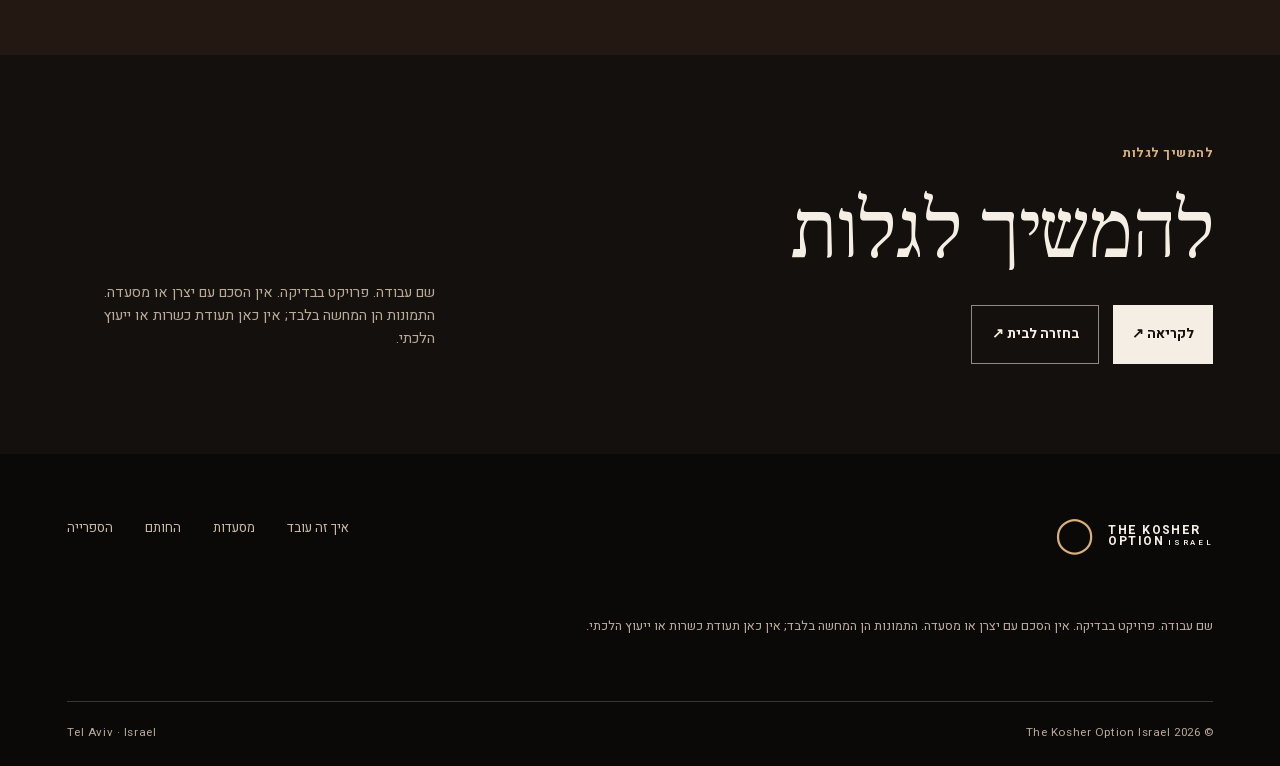
<file: site/plat.html>
<!doctype html>
<html lang="he" dir="rtl">
<head>
<meta charset="utf-8">
<meta name="viewport" content="width=device-width,initial-scale=1">
<meta name="robots" content="noindex,nofollow">
<meta name="theme-color" content="#14100d">
<meta name="description" content="The Kosher Option Israel — projet de repas fermé à une même table. Concept en étude.">
<title>Le plat fermé — The Kosher Option Israel</title>
<link rel="icon" href="favicon.svg" type="image/svg+xml">

<link rel="stylesheet" href="fonts.css">
<link rel="stylesheet" href="experience.css">
<link rel="stylesheet" href="inner.css">
<link rel="stylesheet" href="audio-sections.css">
<script>try{let l=localStorage.getItem('tko-lang');if(['he','fr','en'].includes(l)){document.documentElement.lang=l;document.documentElement.dir=l==='he'?'rtl':'ltr'}}catch(e){}</script>
</head>
<body data-page="plat">
<a class="skip-link" href="#main" data-i18n="skip">דלג לתוכן</a>
<header class="site-header">
  <a class="brand" href="index.html" aria-label="The Kosher Option Israel"><span class="brand-symbol" aria-hidden="true">◯</span><span>THE KOSHER<br>OPTION <small>ISRAEL</small></span></a>
  <nav class="desktop-nav" aria-label="Primary">
    <a href="index.html" data-i18n="home">הבית</a>
    <a href="geste.html" data-i18n="how">איך זה עובד</a>
    <a href="restaurants.html" data-i18n="venues">מסעדות</a>
    <a href="../books/site/index.html" data-i18n="books">הספרייה</a>
  </nav>
  <div class="header-actions">
    <div class="language" role="group" aria-label="Language"><button type="button" data-lang="he" aria-pressed="true">HE</button><button type="button" data-lang="fr">FR</button><button type="button" data-lang="en">EN</button></div>
    <button class="menu-trigger" type="button" aria-controls="site-drawer" aria-expanded="false" data-menu-trigger><span data-i18n="menu">תפריט</span><span class="hamburger" aria-hidden="true"><i></i><i></i></span></button>
  </div>
</header>
<div class="drawer" id="site-drawer" hidden><div class="drawer-inner"><p class="eyebrow" data-i18n="explore">לגלות</p><nav aria-label="All pages">
  <a href="index.html" data-i18n="home">הבית</a>
  <a href="geste.html" data-i18n="how">איך זה עובד</a>
  <a href="plat.html" data-i18n="meal">המנה</a>
  <a href="sceau.html" data-i18n="seal">החותם</a>
  <a href="restaurants.html" data-i18n="venues">מסעדות</a>
  <a href="familles.html" data-i18n="families">משפחות</a>
  <a href="cuisine.html" data-i18n="kitchen">המטבח</a>
  <a href="tel-aviv.html" data-i18n="city">תל אביב</a>
  <a href="menus-hypothetiques.html" data-i18n="menus">תפריטים לדוגמה</a>
  <a href="table-3d.html">3D</a>
  <a href="../books/site/index.html" data-i18n="books">הספרייה</a>
</nav><p class="drawer-note" data-i18n="status">הדמיה בלבד. אין הסכמים חתומים.</p></div></div>
<main id="main"><div id="inner-content"><section class="inner-loading"><p>הפרויקט בבדיקה · The Kosher Option Israel</p></section></div></main>
<footer class="site-footer">
  <div class="footer-top"><a class="brand" href="index.html"><span class="brand-symbol" aria-hidden="true">◯</span><span>THE KOSHER<br>OPTION <small>ISRAEL</small></span></a><nav aria-label="Footer"><a href="geste.html" data-i18n="how">איך זה עובד</a><a href="restaurants.html" data-i18n="venues">מסעדות</a><a href="sceau.html" data-i18n="seal">החותם</a><a href="../books/site/index.html" data-i18n="books">הספרייה</a></nav></div>
  <p class="footer-truth" data-i18n="truth">שם עבודה. פרויקט בבדיקה. אין הסכם עם יצרן או מסעדה. התמונות הן המחשה בלבד; אין כאן תעודת כשרות או ייעוץ הלכתי.</p>
  <div class="footer-bottom"><span>© 2026 The Kosher Option Israel</span><span>Tel Aviv · Israel</span></div>
</footer>
<script src="js/inner.js" defer></script>
</body>
</html>
</file>
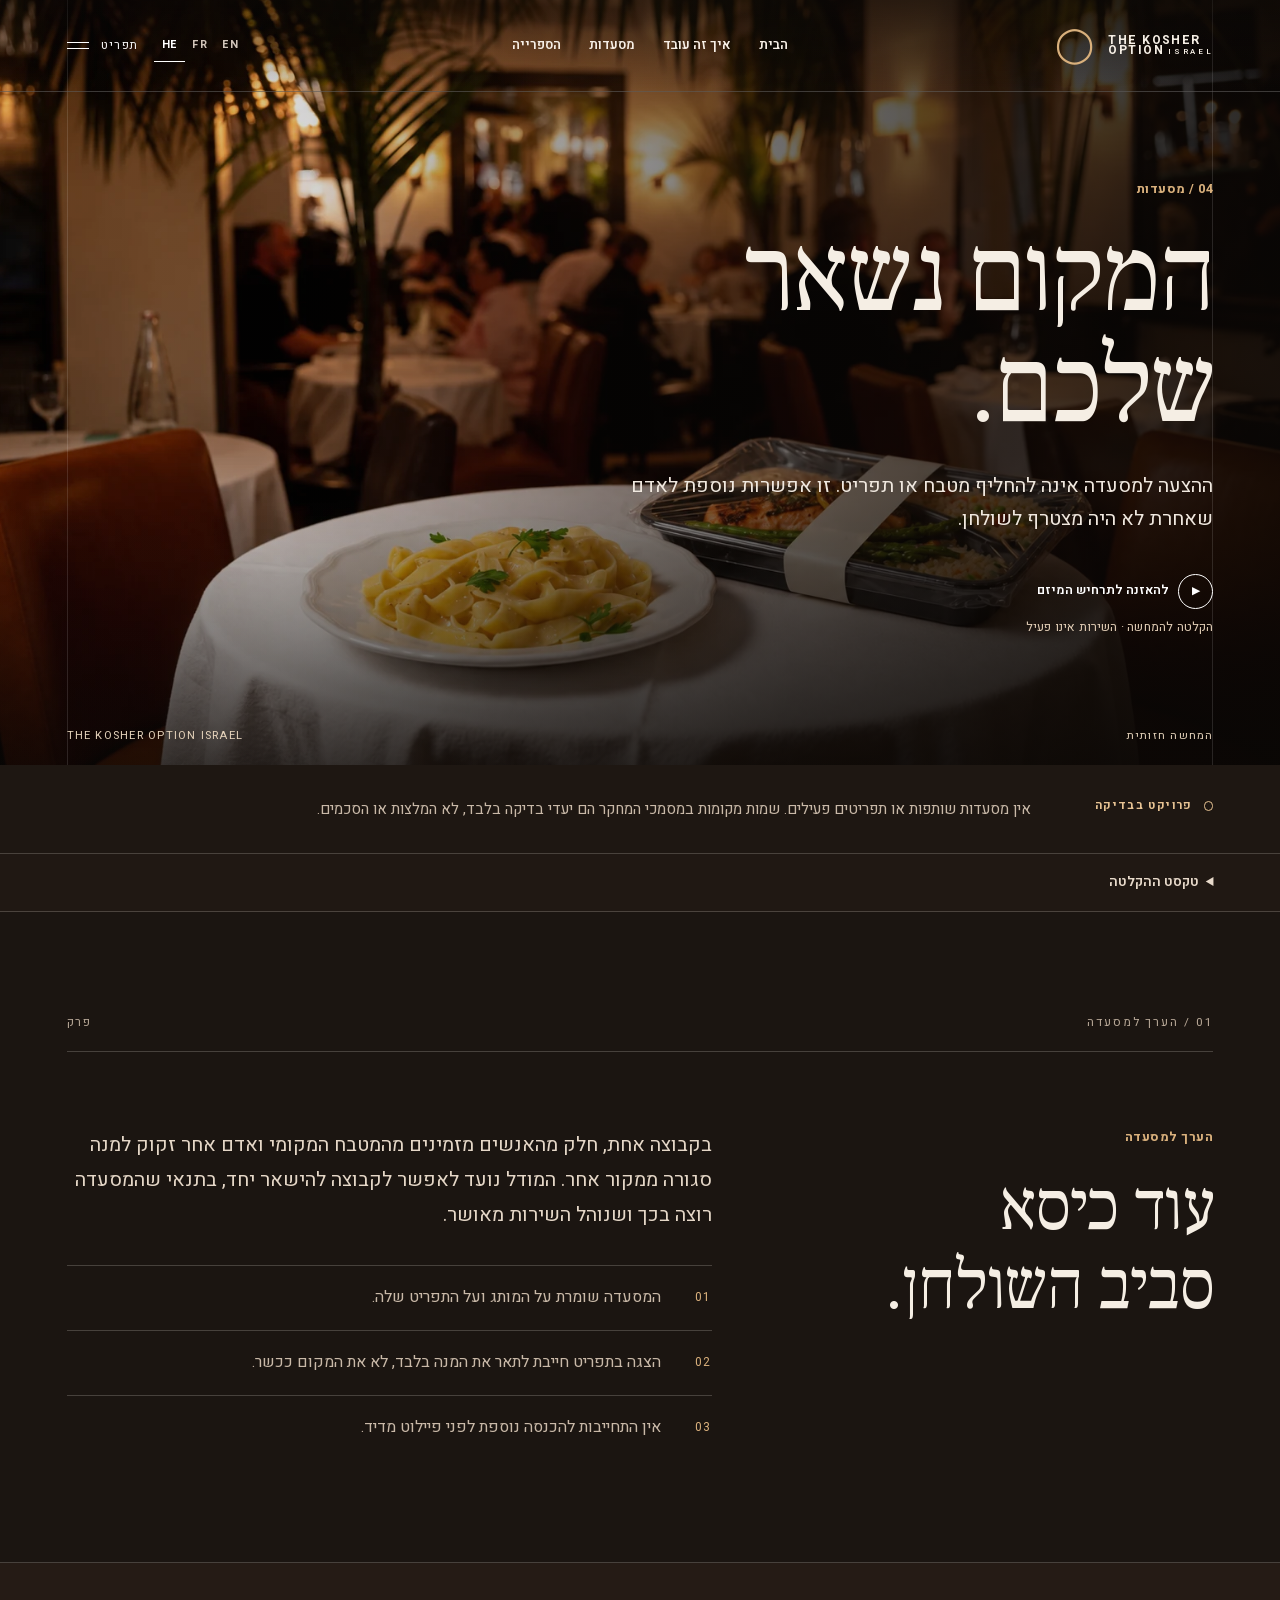
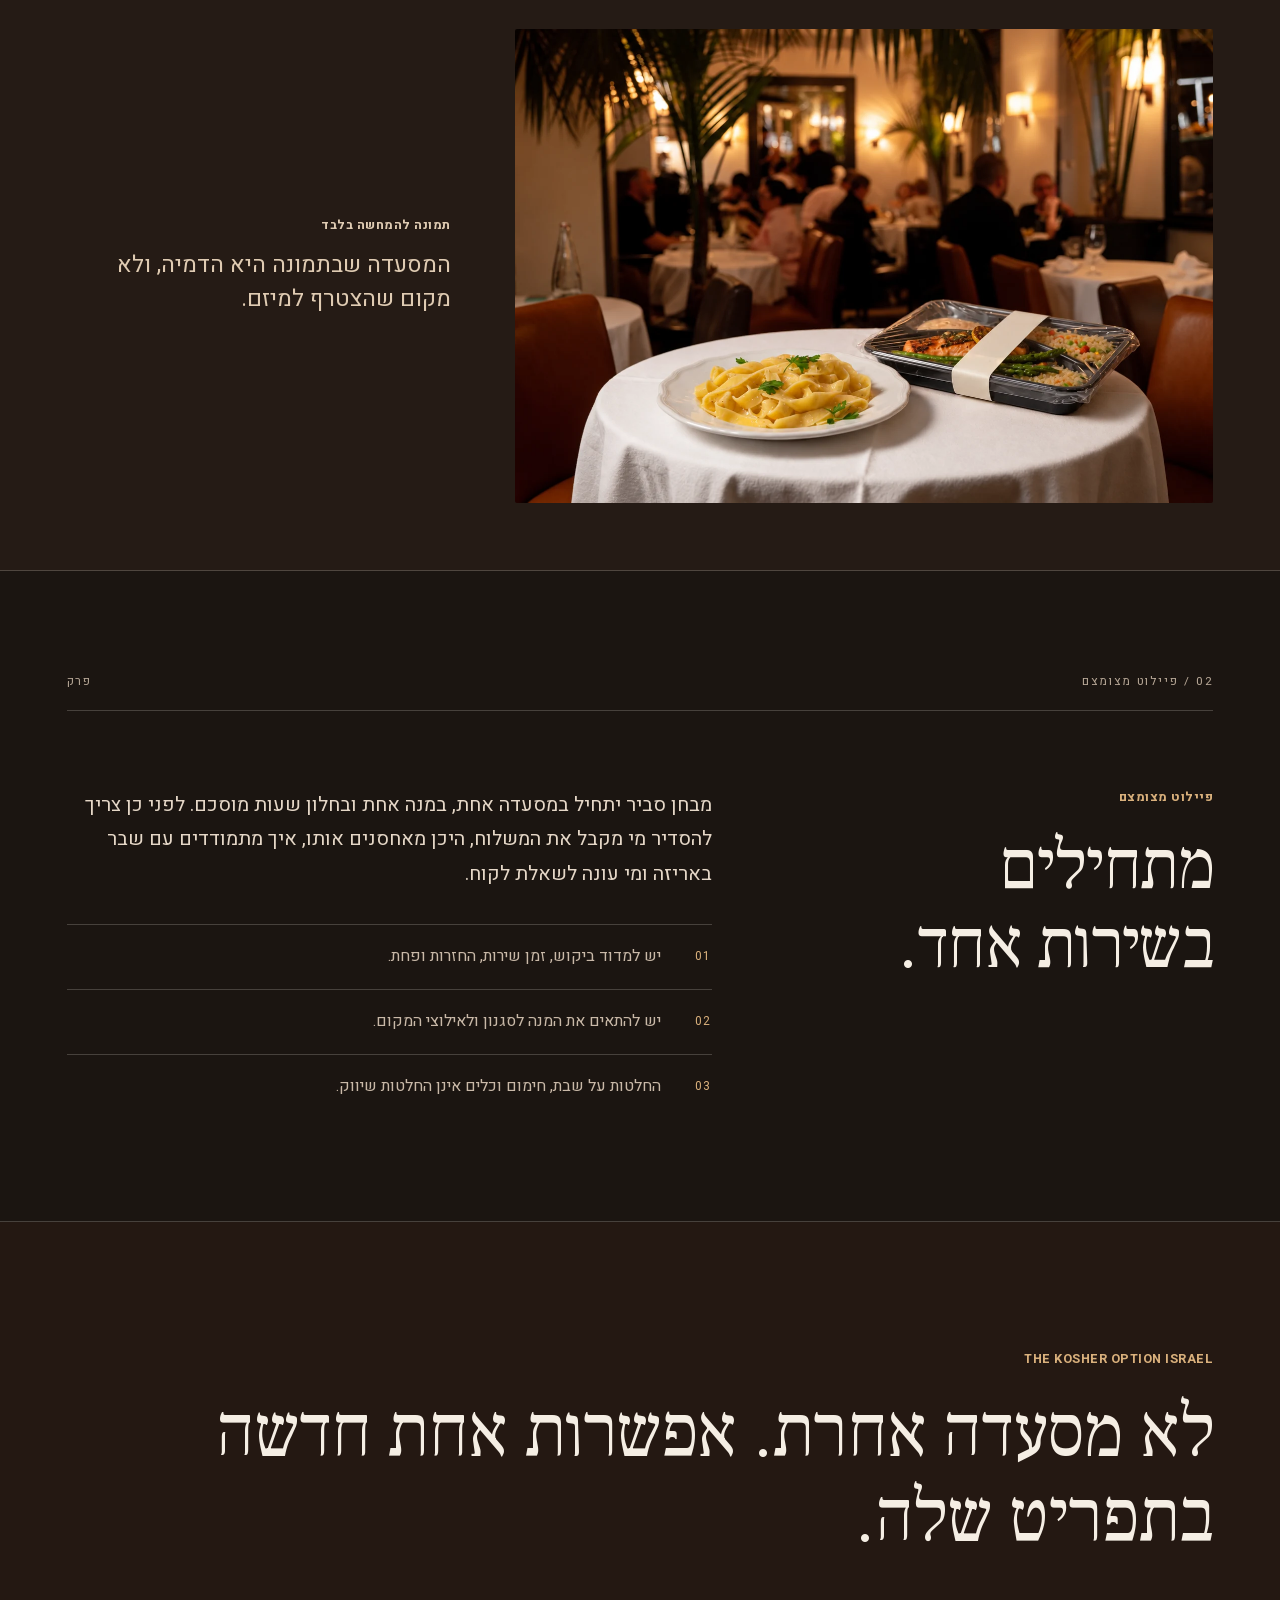
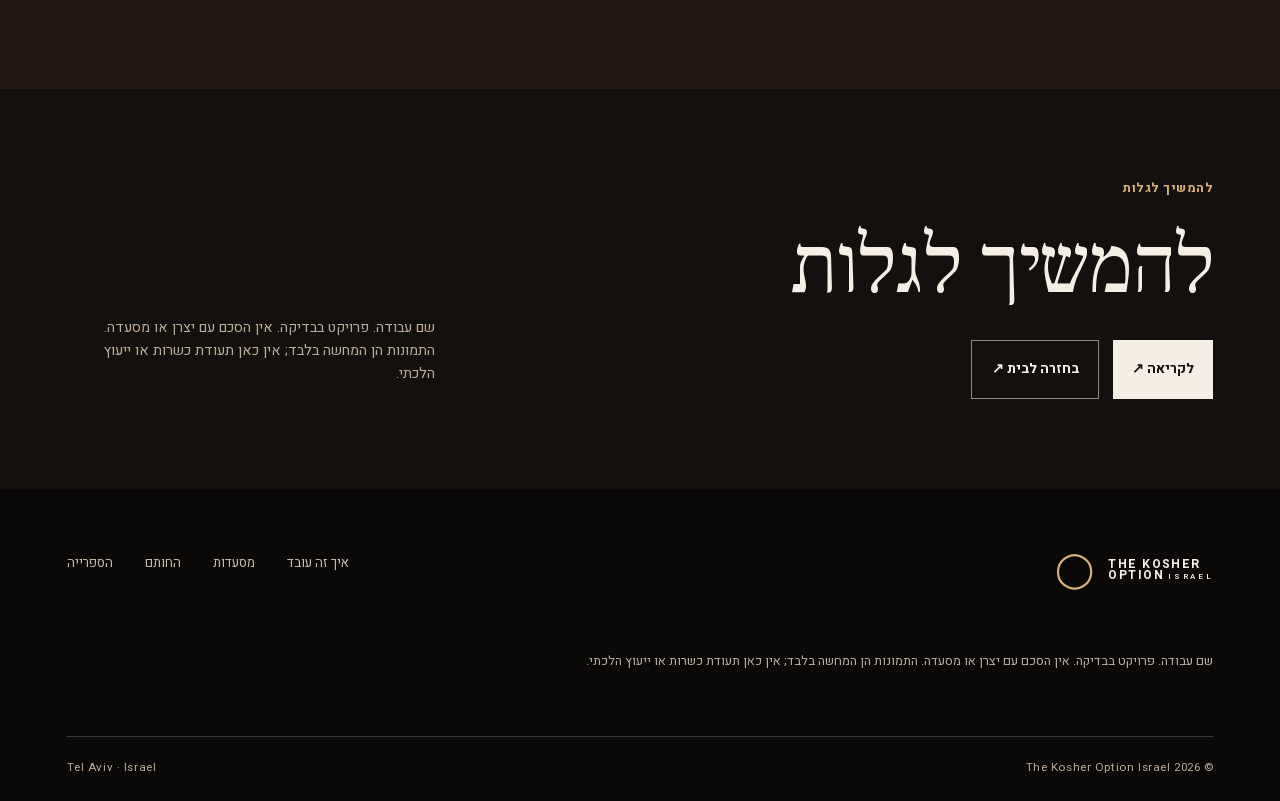
<file: site/restaurants.html>
<!doctype html>
<html lang="he" dir="rtl">
<head>
<meta charset="utf-8">
<meta name="viewport" content="width=device-width,initial-scale=1">
<meta name="robots" content="noindex,nofollow">
<meta name="theme-color" content="#14100d">
<meta name="description" content="The Kosher Option Israel — projet de repas fermé à une même table. Concept en étude.">
<title>Une ligne de plus — The Kosher Option Israel</title>
<link rel="icon" href="favicon.svg" type="image/svg+xml">

<link rel="stylesheet" href="fonts.css">
<link rel="stylesheet" href="experience.css">
<link rel="stylesheet" href="inner.css">
<link rel="stylesheet" href="audio-sections.css">
<script>try{let l=localStorage.getItem('tko-lang');if(['he','fr','en'].includes(l)){document.documentElement.lang=l;document.documentElement.dir=l==='he'?'rtl':'ltr'}}catch(e){}</script>
</head>
<body data-page="restaurants">
<a class="skip-link" href="#main" data-i18n="skip">דלג לתוכן</a>
<header class="site-header">
  <a class="brand" href="index.html" aria-label="The Kosher Option Israel"><span class="brand-symbol" aria-hidden="true">◯</span><span>THE KOSHER<br>OPTION <small>ISRAEL</small></span></a>
  <nav class="desktop-nav" aria-label="Primary">
    <a href="index.html" data-i18n="home">הבית</a>
    <a href="geste.html" data-i18n="how">איך זה עובד</a>
    <a href="restaurants.html" data-i18n="venues">מסעדות</a>
    <a href="../books/site/index.html" data-i18n="books">הספרייה</a>
  </nav>
  <div class="header-actions">
    <div class="language" role="group" aria-label="Language"><button type="button" data-lang="he" aria-pressed="true">HE</button><button type="button" data-lang="fr">FR</button><button type="button" data-lang="en">EN</button></div>
    <button class="menu-trigger" type="button" aria-controls="site-drawer" aria-expanded="false" data-menu-trigger><span data-i18n="menu">תפריט</span><span class="hamburger" aria-hidden="true"><i></i><i></i></span></button>
  </div>
</header>
<div class="drawer" id="site-drawer" hidden><div class="drawer-inner"><p class="eyebrow" data-i18n="explore">לגלות</p><nav aria-label="All pages">
  <a href="index.html" data-i18n="home">הבית</a>
  <a href="geste.html" data-i18n="how">איך זה עובד</a>
  <a href="plat.html" data-i18n="meal">המנה</a>
  <a href="sceau.html" data-i18n="seal">החותם</a>
  <a href="restaurants.html" data-i18n="venues">מסעדות</a>
  <a href="familles.html" data-i18n="families">משפחות</a>
  <a href="cuisine.html" data-i18n="kitchen">המטבח</a>
  <a href="tel-aviv.html" data-i18n="city">תל אביב</a>
  <a href="menus-hypothetiques.html" data-i18n="menus">תפריטים לדוגמה</a>
  <a href="table-3d.html">3D</a>
  <a href="../books/site/index.html" data-i18n="books">הספרייה</a>
</nav><p class="drawer-note" data-i18n="status">הדמיה בלבד. אין הסכמים חתומים.</p></div></div>
<main id="main"><div id="inner-content"><section class="inner-loading"><p>הפרויקט בבדיקה · The Kosher Option Israel</p></section></div></main>
<footer class="site-footer">
  <div class="footer-top"><a class="brand" href="index.html"><span class="brand-symbol" aria-hidden="true">◯</span><span>THE KOSHER<br>OPTION <small>ISRAEL</small></span></a><nav aria-label="Footer"><a href="geste.html" data-i18n="how">איך זה עובד</a><a href="restaurants.html" data-i18n="venues">מסעדות</a><a href="sceau.html" data-i18n="seal">החותם</a><a href="../books/site/index.html" data-i18n="books">הספרייה</a></nav></div>
  <p class="footer-truth" data-i18n="truth">שם עבודה. פרויקט בבדיקה. אין הסכם עם יצרן או מסעדה. התמונות הן המחשה בלבד; אין כאן תעודת כשרות או ייעוץ הלכתי.</p>
  <div class="footer-bottom"><span>© 2026 The Kosher Option Israel</span><span>Tel Aviv · Israel</span></div>
</footer>
<script src="js/inner.js" defer></script>
</body>
</html>
</file>
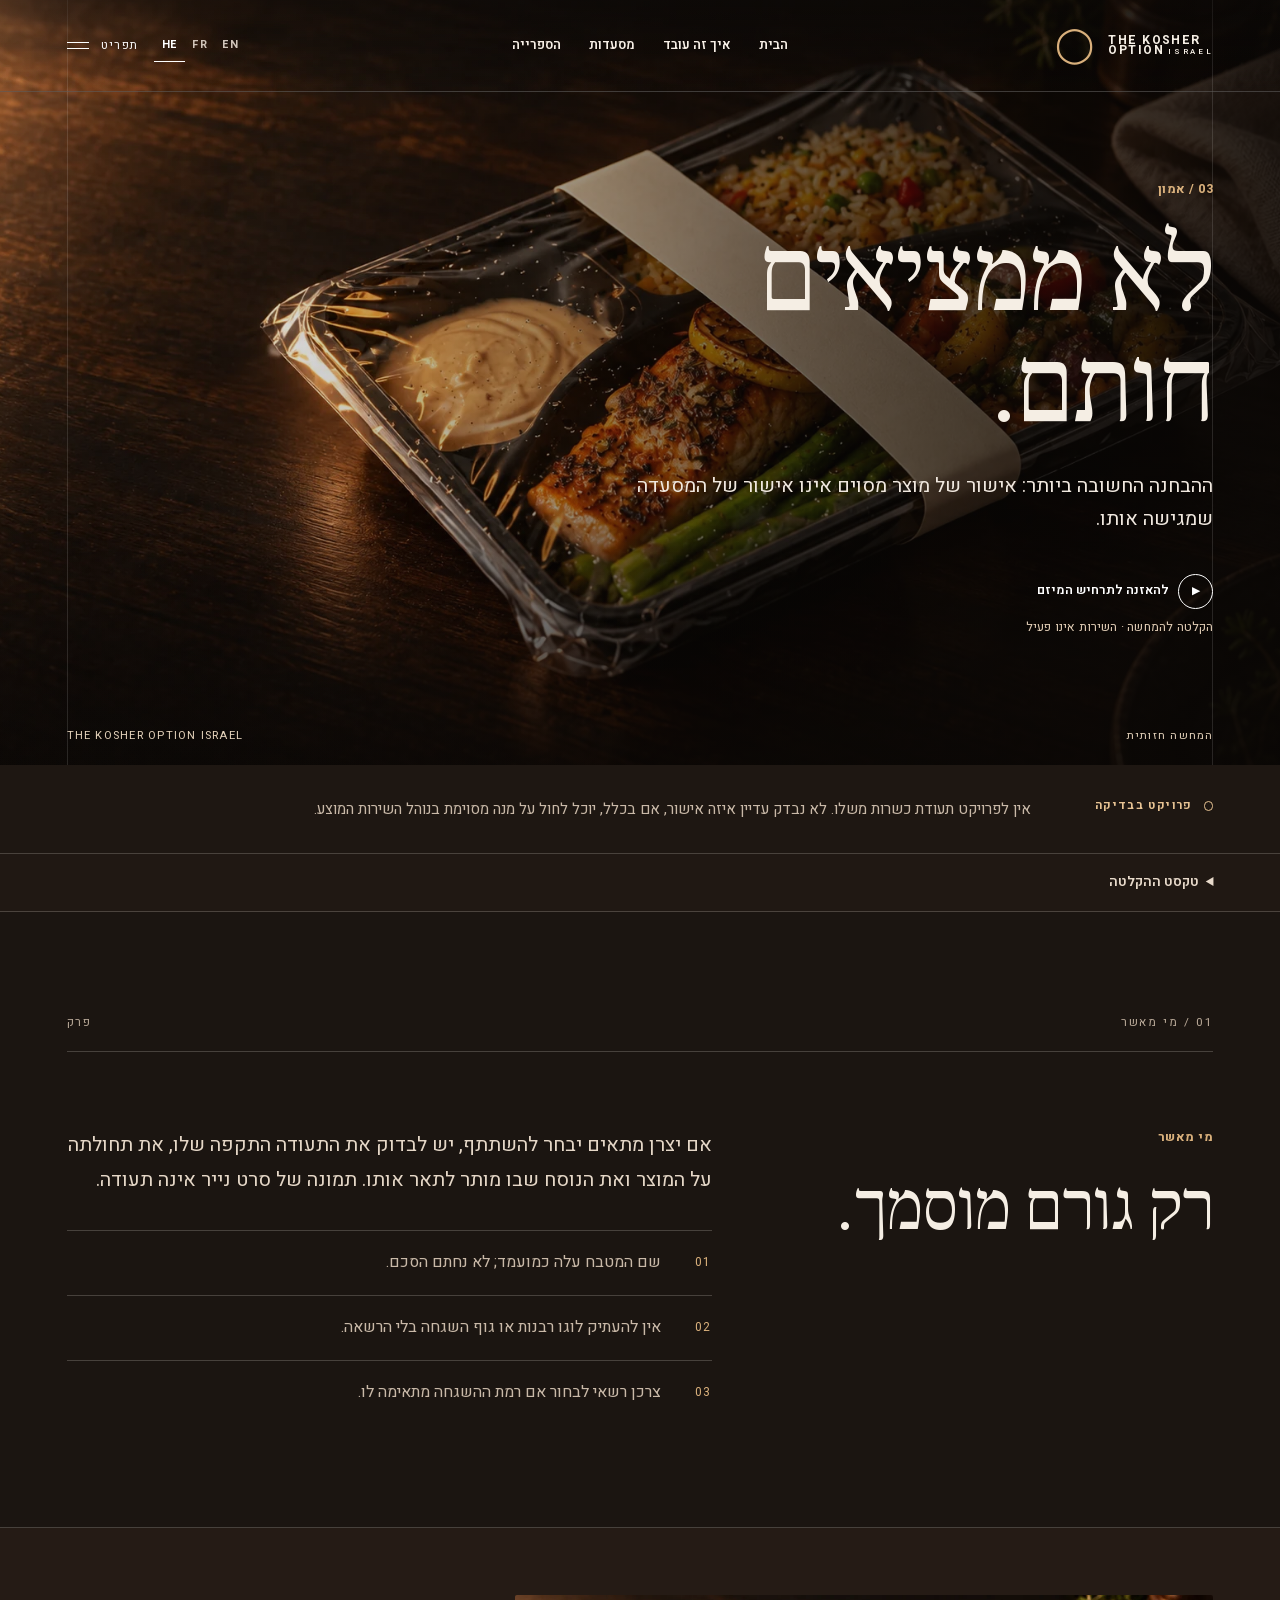
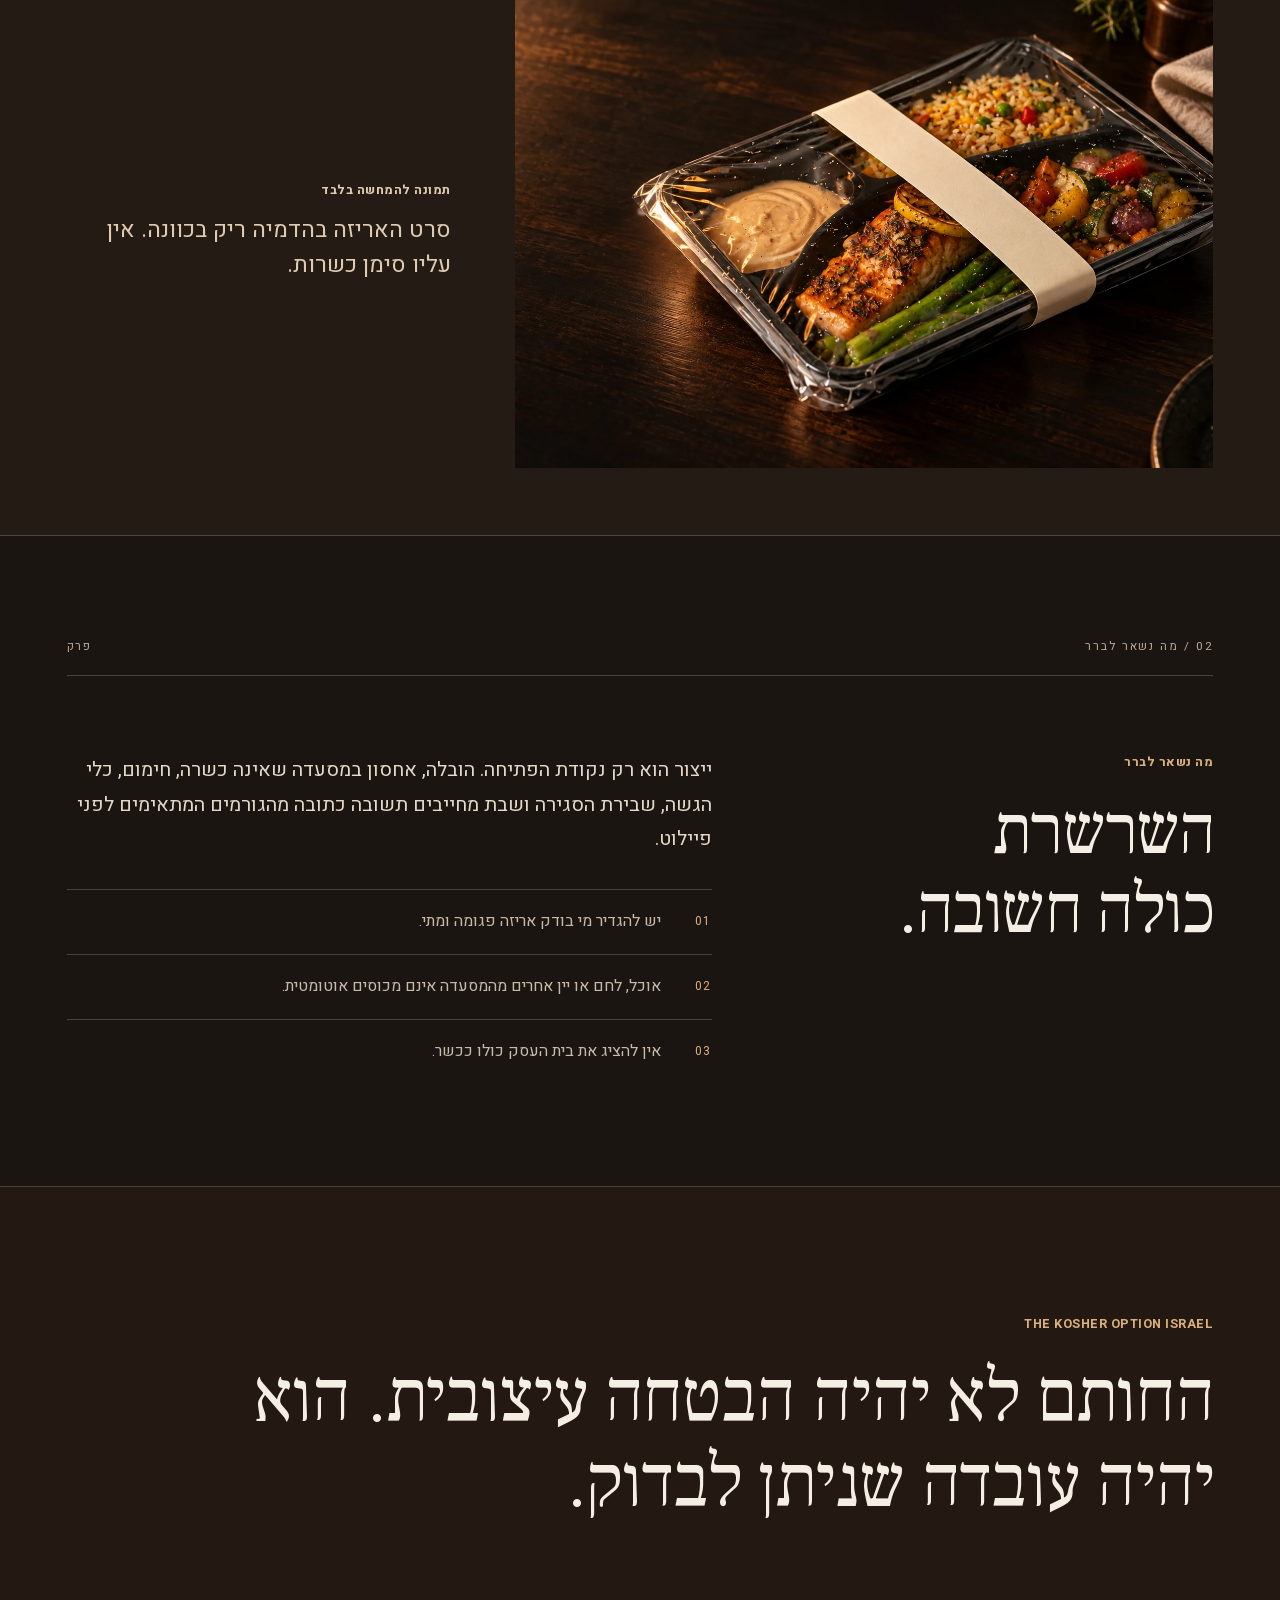
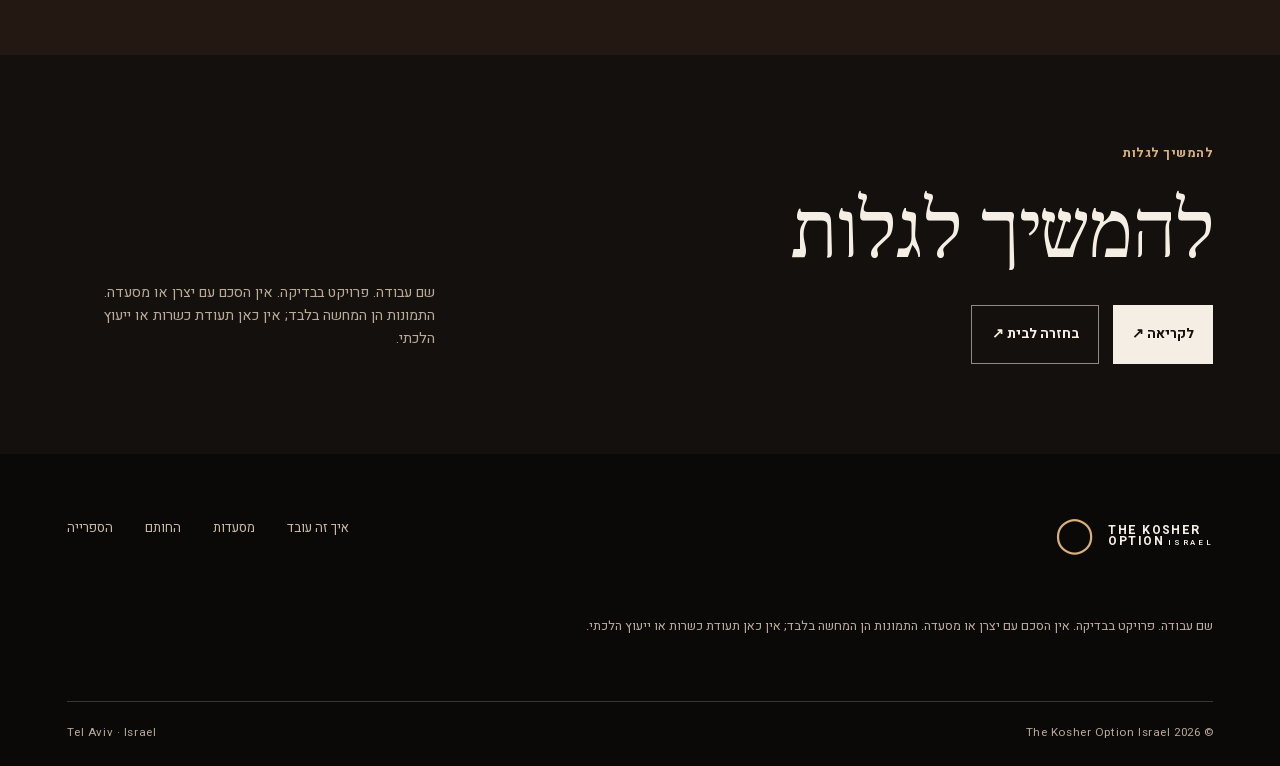
<file: site/sceau.html>
<!doctype html>
<html lang="he" dir="rtl">
<head>
<meta charset="utf-8">
<meta name="viewport" content="width=device-width,initial-scale=1">
<meta name="robots" content="noindex,nofollow">
<meta name="theme-color" content="#14100d">
<meta name="description" content="The Kosher Option Israel — projet de repas fermé à une même table. Concept en étude.">
<title>La chaîne de confiance — The Kosher Option Israel</title>
<link rel="icon" href="favicon.svg" type="image/svg+xml">

<link rel="stylesheet" href="fonts.css">
<link rel="stylesheet" href="experience.css">
<link rel="stylesheet" href="inner.css">
<link rel="stylesheet" href="audio-sections.css">
<script>try{let l=localStorage.getItem('tko-lang');if(['he','fr','en'].includes(l)){document.documentElement.lang=l;document.documentElement.dir=l==='he'?'rtl':'ltr'}}catch(e){}</script>
</head>
<body data-page="sceau">
<a class="skip-link" href="#main" data-i18n="skip">דלג לתוכן</a>
<header class="site-header">
  <a class="brand" href="index.html" aria-label="The Kosher Option Israel"><span class="brand-symbol" aria-hidden="true">◯</span><span>THE KOSHER<br>OPTION <small>ISRAEL</small></span></a>
  <nav class="desktop-nav" aria-label="Primary">
    <a href="index.html" data-i18n="home">הבית</a>
    <a href="geste.html" data-i18n="how">איך זה עובד</a>
    <a href="restaurants.html" data-i18n="venues">מסעדות</a>
    <a href="../books/site/index.html" data-i18n="books">הספרייה</a>
  </nav>
  <div class="header-actions">
    <div class="language" role="group" aria-label="Language"><button type="button" data-lang="he" aria-pressed="true">HE</button><button type="button" data-lang="fr">FR</button><button type="button" data-lang="en">EN</button></div>
    <button class="menu-trigger" type="button" aria-controls="site-drawer" aria-expanded="false" data-menu-trigger><span data-i18n="menu">תפריט</span><span class="hamburger" aria-hidden="true"><i></i><i></i></span></button>
  </div>
</header>
<div class="drawer" id="site-drawer" hidden><div class="drawer-inner"><p class="eyebrow" data-i18n="explore">לגלות</p><nav aria-label="All pages">
  <a href="index.html" data-i18n="home">הבית</a>
  <a href="geste.html" data-i18n="how">איך זה עובד</a>
  <a href="plat.html" data-i18n="meal">המנה</a>
  <a href="sceau.html" data-i18n="seal">החותם</a>
  <a href="restaurants.html" data-i18n="venues">מסעדות</a>
  <a href="familles.html" data-i18n="families">משפחות</a>
  <a href="cuisine.html" data-i18n="kitchen">המטבח</a>
  <a href="tel-aviv.html" data-i18n="city">תל אביב</a>
  <a href="menus-hypothetiques.html" data-i18n="menus">תפריטים לדוגמה</a>
  <a href="table-3d.html">3D</a>
  <a href="../books/site/index.html" data-i18n="books">הספרייה</a>
</nav><p class="drawer-note" data-i18n="status">הדמיה בלבד. אין הסכמים חתומים.</p></div></div>
<main id="main"><div id="inner-content"><section class="inner-loading"><p>הפרויקט בבדיקה · The Kosher Option Israel</p></section></div></main>
<footer class="site-footer">
  <div class="footer-top"><a class="brand" href="index.html"><span class="brand-symbol" aria-hidden="true">◯</span><span>THE KOSHER<br>OPTION <small>ISRAEL</small></span></a><nav aria-label="Footer"><a href="geste.html" data-i18n="how">איך זה עובד</a><a href="restaurants.html" data-i18n="venues">מסעדות</a><a href="sceau.html" data-i18n="seal">החותם</a><a href="../books/site/index.html" data-i18n="books">הספרייה</a></nav></div>
  <p class="footer-truth" data-i18n="truth">שם עבודה. פרויקט בבדיקה. אין הסכם עם יצרן או מסעדה. התמונות הן המחשה בלבד; אין כאן תעודת כשרות או ייעוץ הלכתי.</p>
  <div class="footer-bottom"><span>© 2026 The Kosher Option Israel</span><span>Tel Aviv · Israel</span></div>
</footer>
<script src="js/inner.js" defer></script>
</body>
</html>
</file>
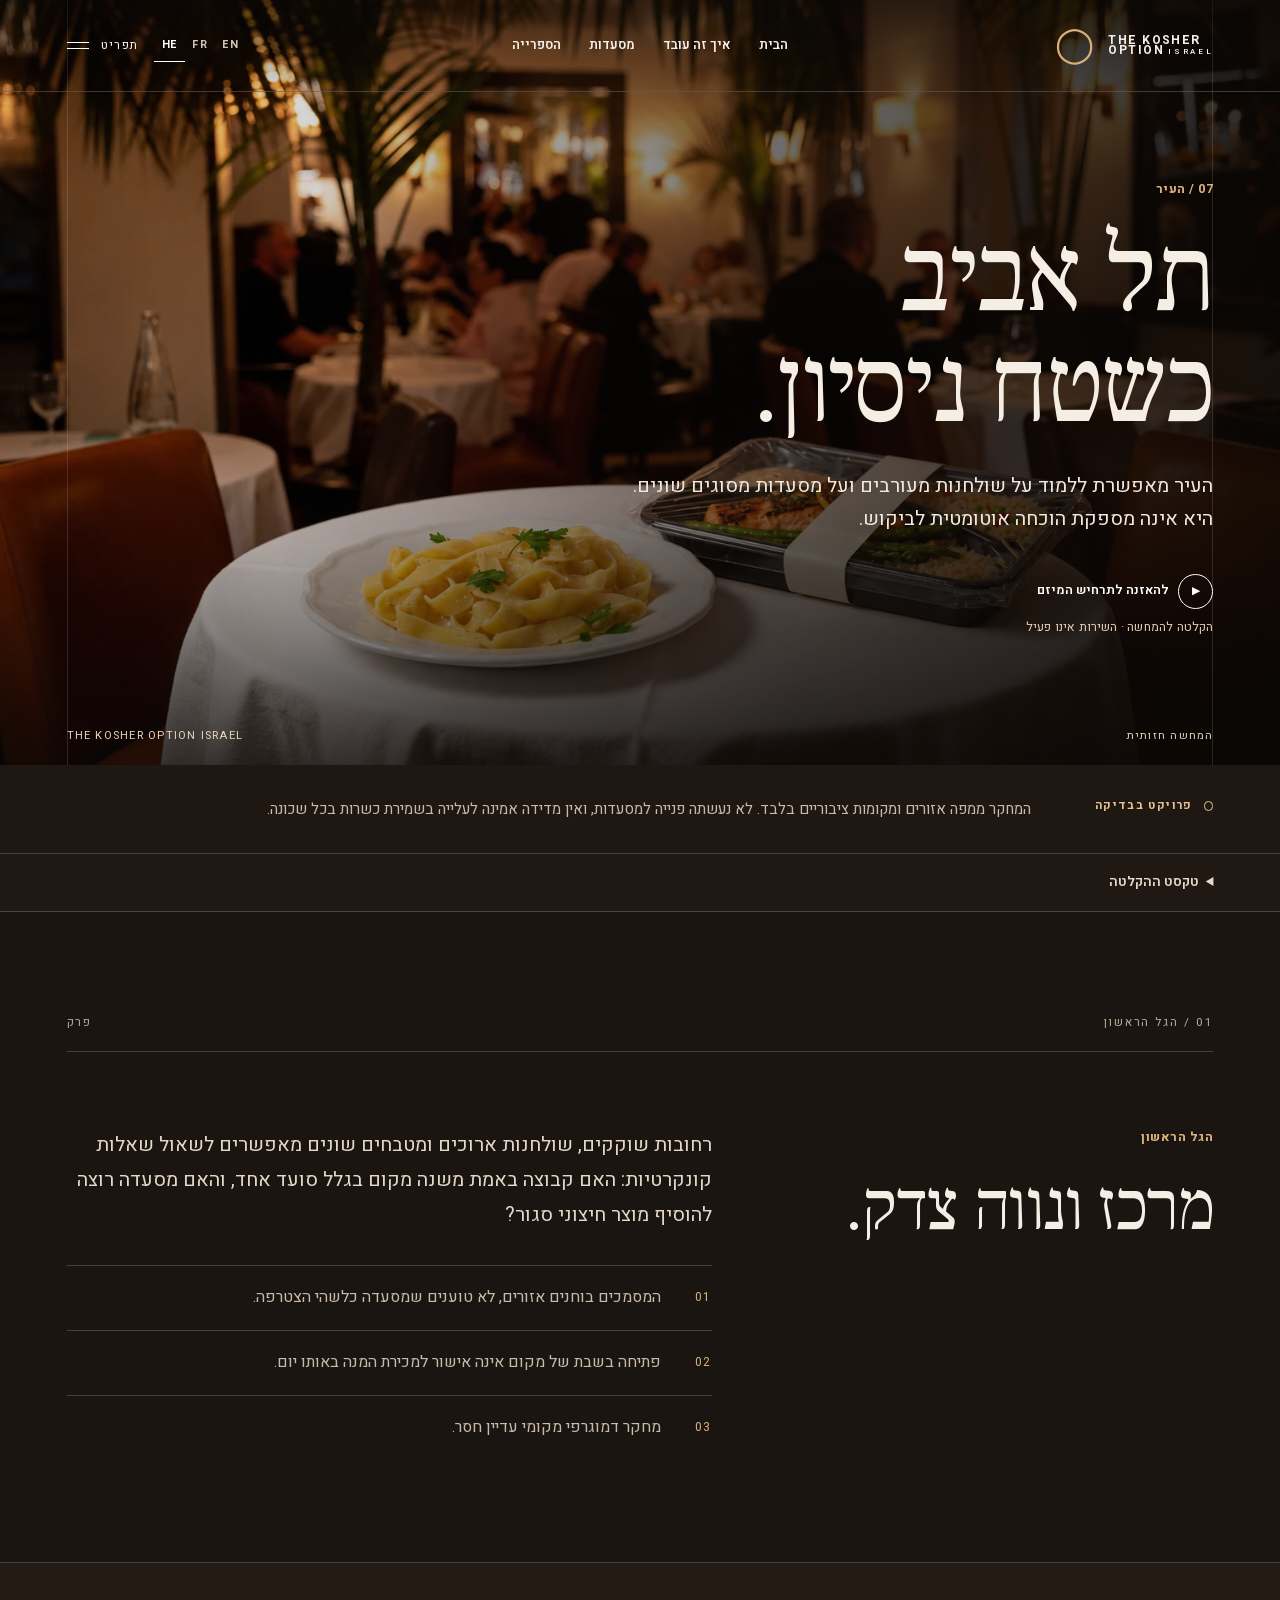
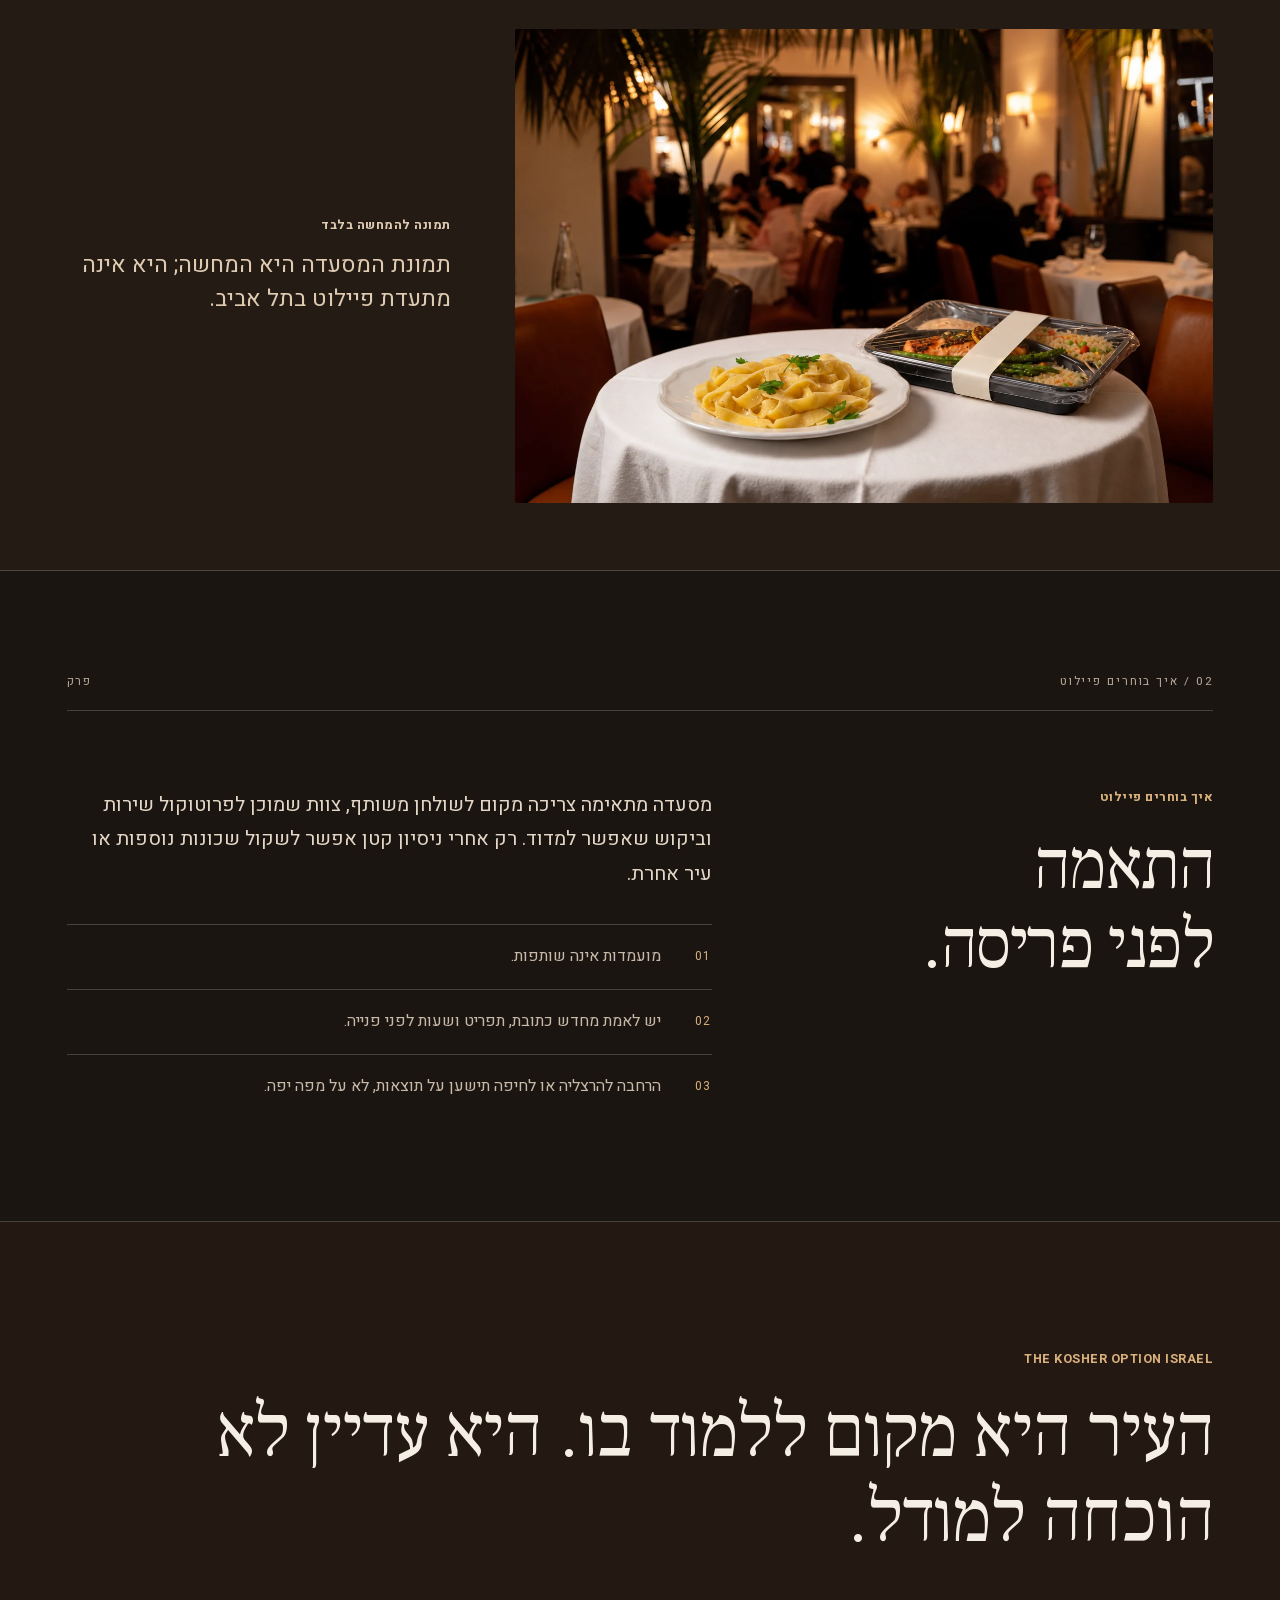
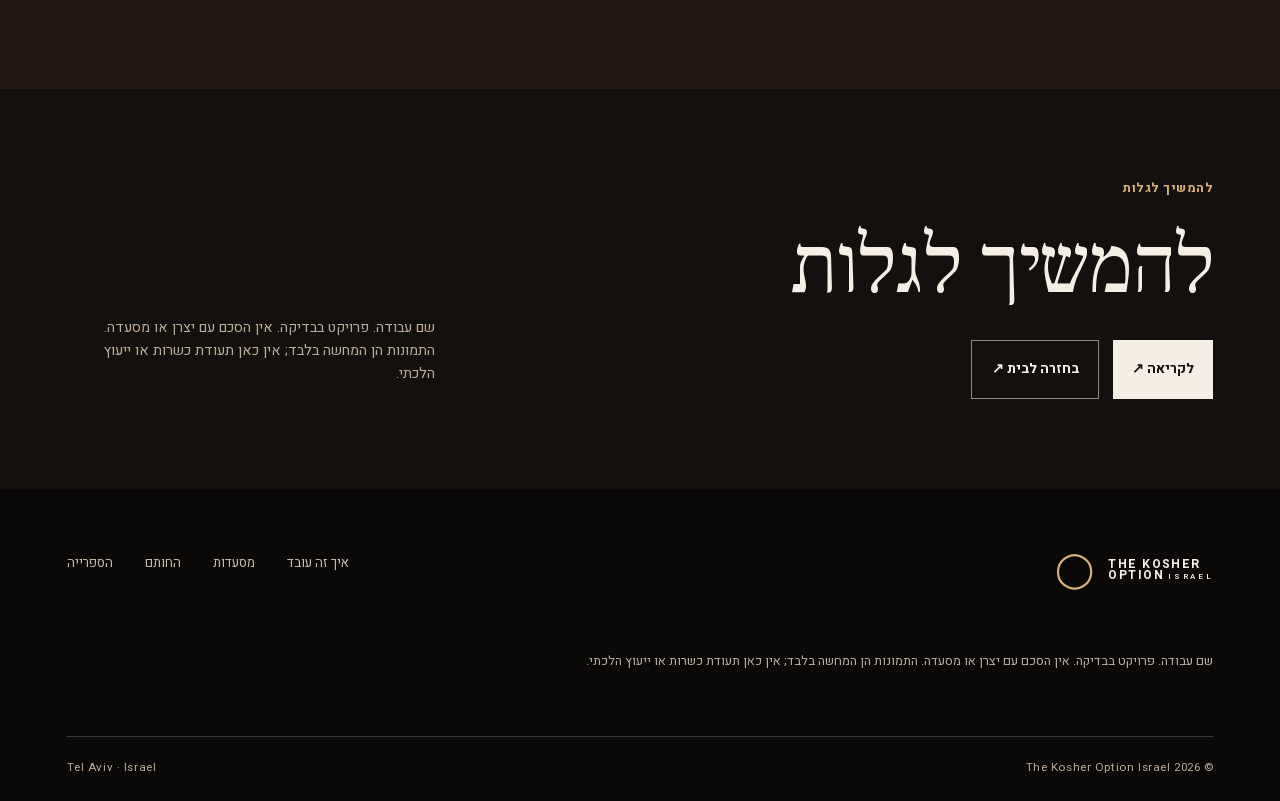
<file: site/tel-aviv.html>
<!doctype html>
<html lang="he" dir="rtl">
<head>
<meta charset="utf-8">
<meta name="viewport" content="width=device-width,initial-scale=1">
<meta name="robots" content="noindex,nofollow">
<meta name="theme-color" content="#14100d">
<meta name="description" content="The Kosher Option Israel — projet de repas fermé à une même table. Concept en étude.">
<title>Commencer à Tel Aviv — The Kosher Option Israel</title>
<link rel="icon" href="favicon.svg" type="image/svg+xml">

<link rel="stylesheet" href="fonts.css">
<link rel="stylesheet" href="experience.css">
<link rel="stylesheet" href="inner.css">
<link rel="stylesheet" href="audio-sections.css">
<script>try{let l=localStorage.getItem('tko-lang');if(['he','fr','en'].includes(l)){document.documentElement.lang=l;document.documentElement.dir=l==='he'?'rtl':'ltr'}}catch(e){}</script>
</head>
<body data-page="tel-aviv">
<a class="skip-link" href="#main" data-i18n="skip">דלג לתוכן</a>
<header class="site-header">
  <a class="brand" href="index.html" aria-label="The Kosher Option Israel"><span class="brand-symbol" aria-hidden="true">◯</span><span>THE KOSHER<br>OPTION <small>ISRAEL</small></span></a>
  <nav class="desktop-nav" aria-label="Primary">
    <a href="index.html" data-i18n="home">הבית</a>
    <a href="geste.html" data-i18n="how">איך זה עובד</a>
    <a href="restaurants.html" data-i18n="venues">מסעדות</a>
    <a href="../books/site/index.html" data-i18n="books">הספרייה</a>
  </nav>
  <div class="header-actions">
    <div class="language" role="group" aria-label="Language"><button type="button" data-lang="he" aria-pressed="true">HE</button><button type="button" data-lang="fr">FR</button><button type="button" data-lang="en">EN</button></div>
    <button class="menu-trigger" type="button" aria-controls="site-drawer" aria-expanded="false" data-menu-trigger><span data-i18n="menu">תפריט</span><span class="hamburger" aria-hidden="true"><i></i><i></i></span></button>
  </div>
</header>
<div class="drawer" id="site-drawer" hidden><div class="drawer-inner"><p class="eyebrow" data-i18n="explore">לגלות</p><nav aria-label="All pages">
  <a href="index.html" data-i18n="home">הבית</a>
  <a href="geste.html" data-i18n="how">איך זה עובד</a>
  <a href="plat.html" data-i18n="meal">המנה</a>
  <a href="sceau.html" data-i18n="seal">החותם</a>
  <a href="restaurants.html" data-i18n="venues">מסעדות</a>
  <a href="familles.html" data-i18n="families">משפחות</a>
  <a href="cuisine.html" data-i18n="kitchen">המטבח</a>
  <a href="tel-aviv.html" data-i18n="city">תל אביב</a>
  <a href="menus-hypothetiques.html" data-i18n="menus">תפריטים לדוגמה</a>
  <a href="table-3d.html">3D</a>
  <a href="../books/site/index.html" data-i18n="books">הספרייה</a>
</nav><p class="drawer-note" data-i18n="status">הדמיה בלבד. אין הסכמים חתומים.</p></div></div>
<main id="main"><div id="inner-content"><section class="inner-loading"><p>הפרויקט בבדיקה · The Kosher Option Israel</p></section></div></main>
<footer class="site-footer">
  <div class="footer-top"><a class="brand" href="index.html"><span class="brand-symbol" aria-hidden="true">◯</span><span>THE KOSHER<br>OPTION <small>ISRAEL</small></span></a><nav aria-label="Footer"><a href="geste.html" data-i18n="how">איך זה עובד</a><a href="restaurants.html" data-i18n="venues">מסעדות</a><a href="sceau.html" data-i18n="seal">החותם</a><a href="../books/site/index.html" data-i18n="books">הספרייה</a></nav></div>
  <p class="footer-truth" data-i18n="truth">שם עבודה. פרויקט בבדיקה. אין הסכם עם יצרן או מסעדה. התמונות הן המחשה בלבד; אין כאן תעודת כשרות או ייעוץ הלכתי.</p>
  <div class="footer-bottom"><span>© 2026 The Kosher Option Israel</span><span>Tel Aviv · Israel</span></div>
</footer>
<script src="js/inner.js" defer></script>
</body>
</html>
</file>
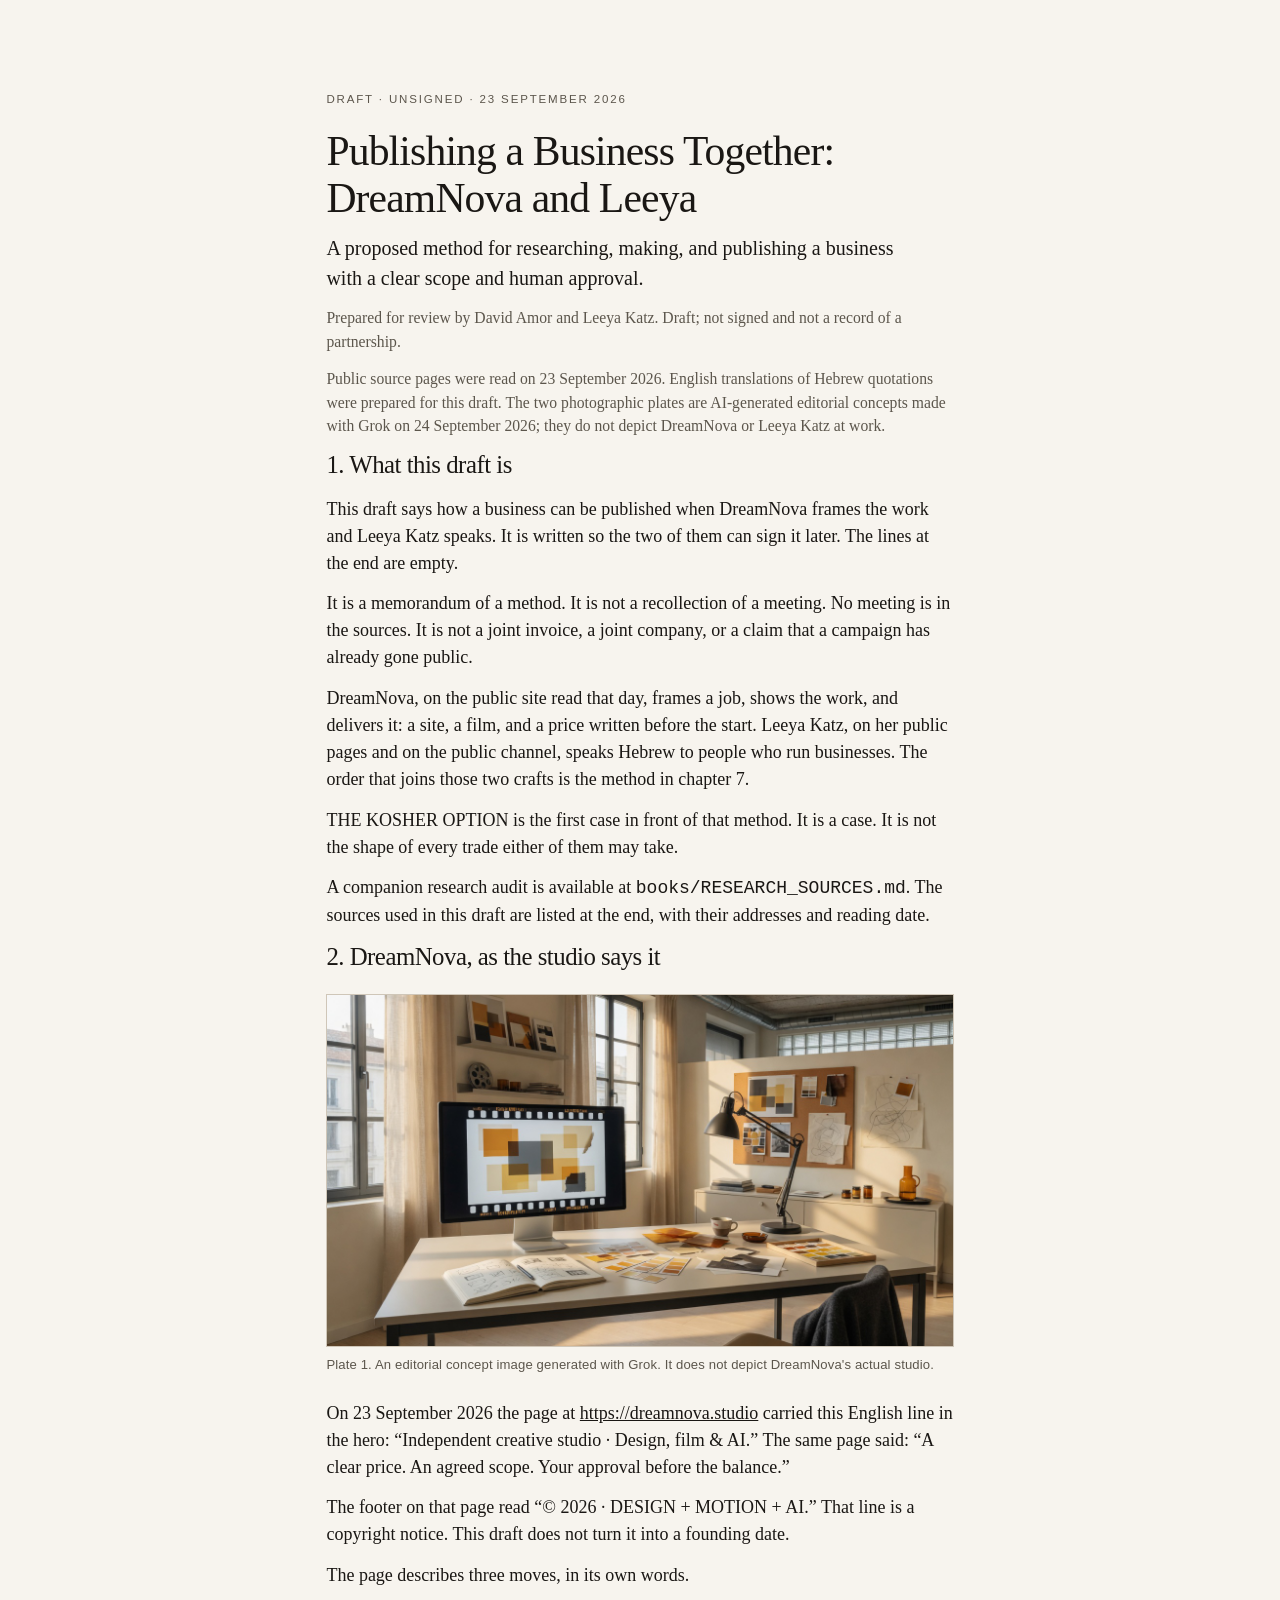
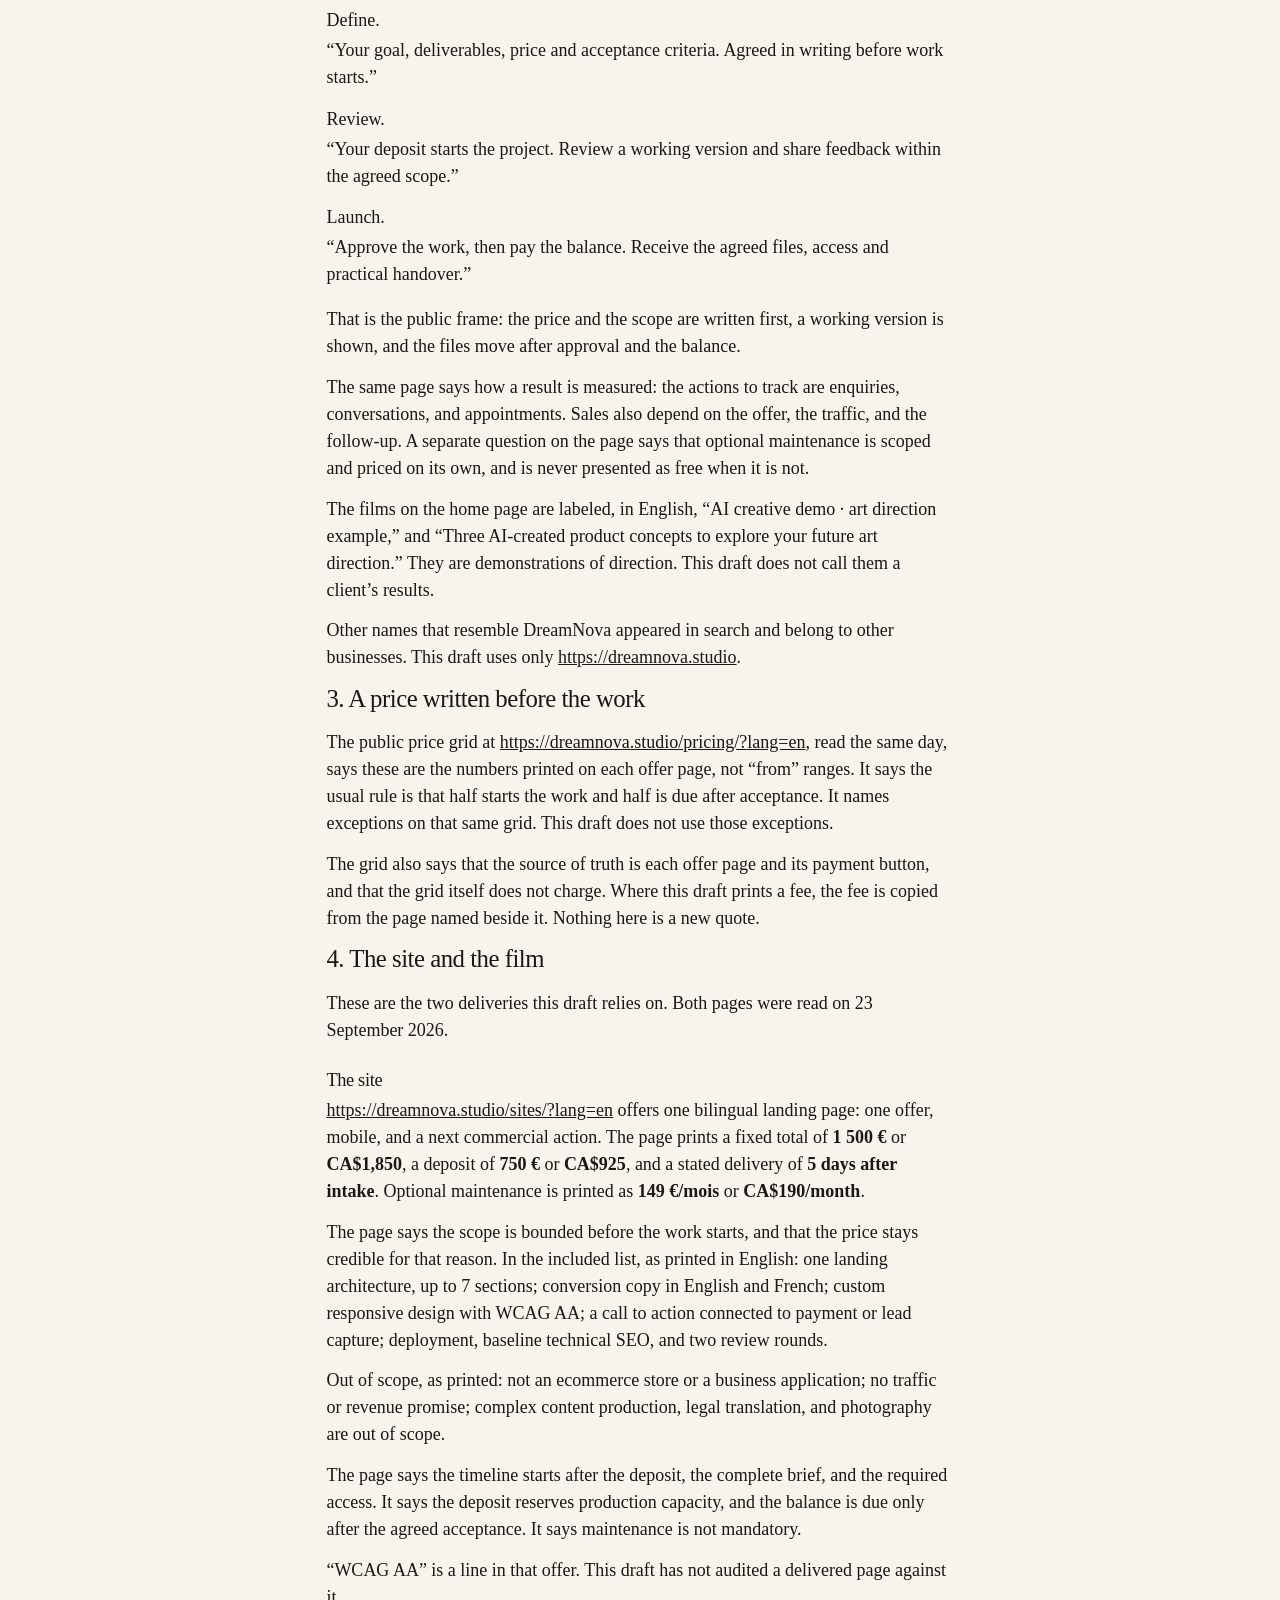
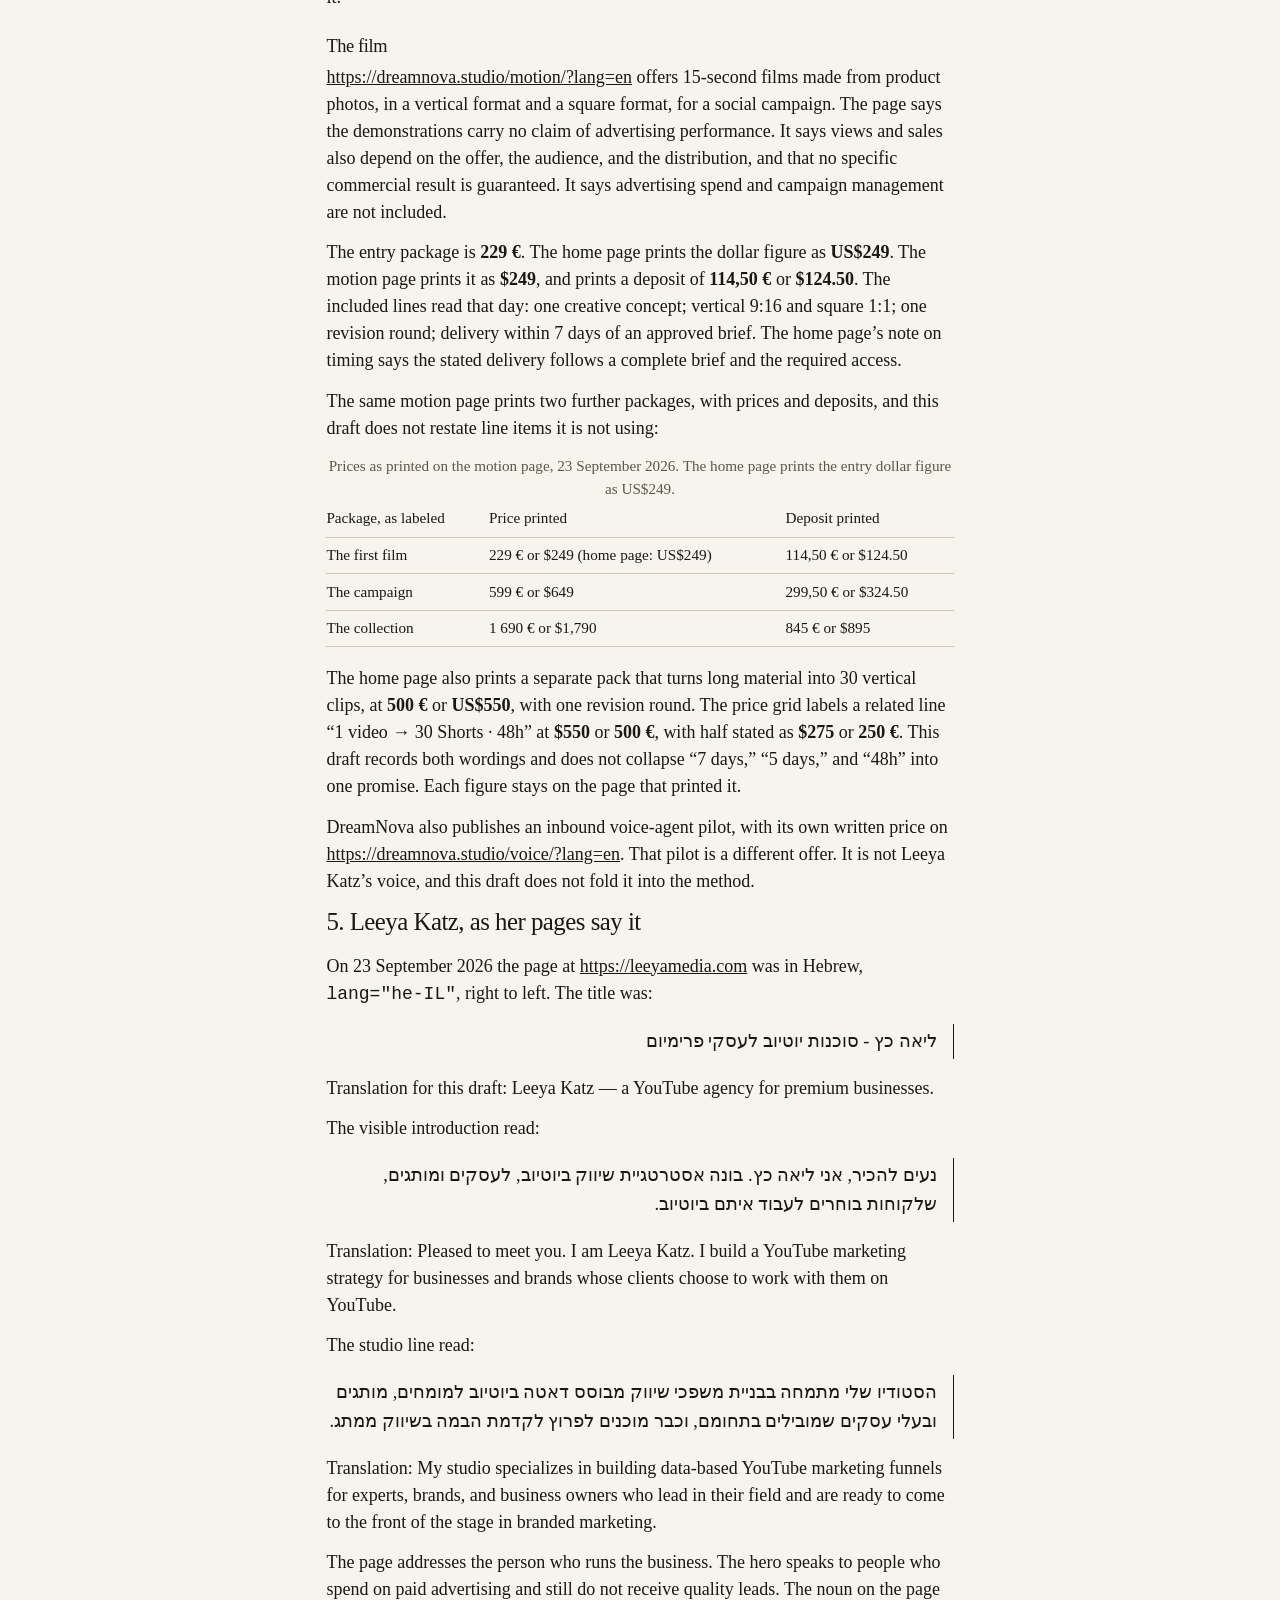
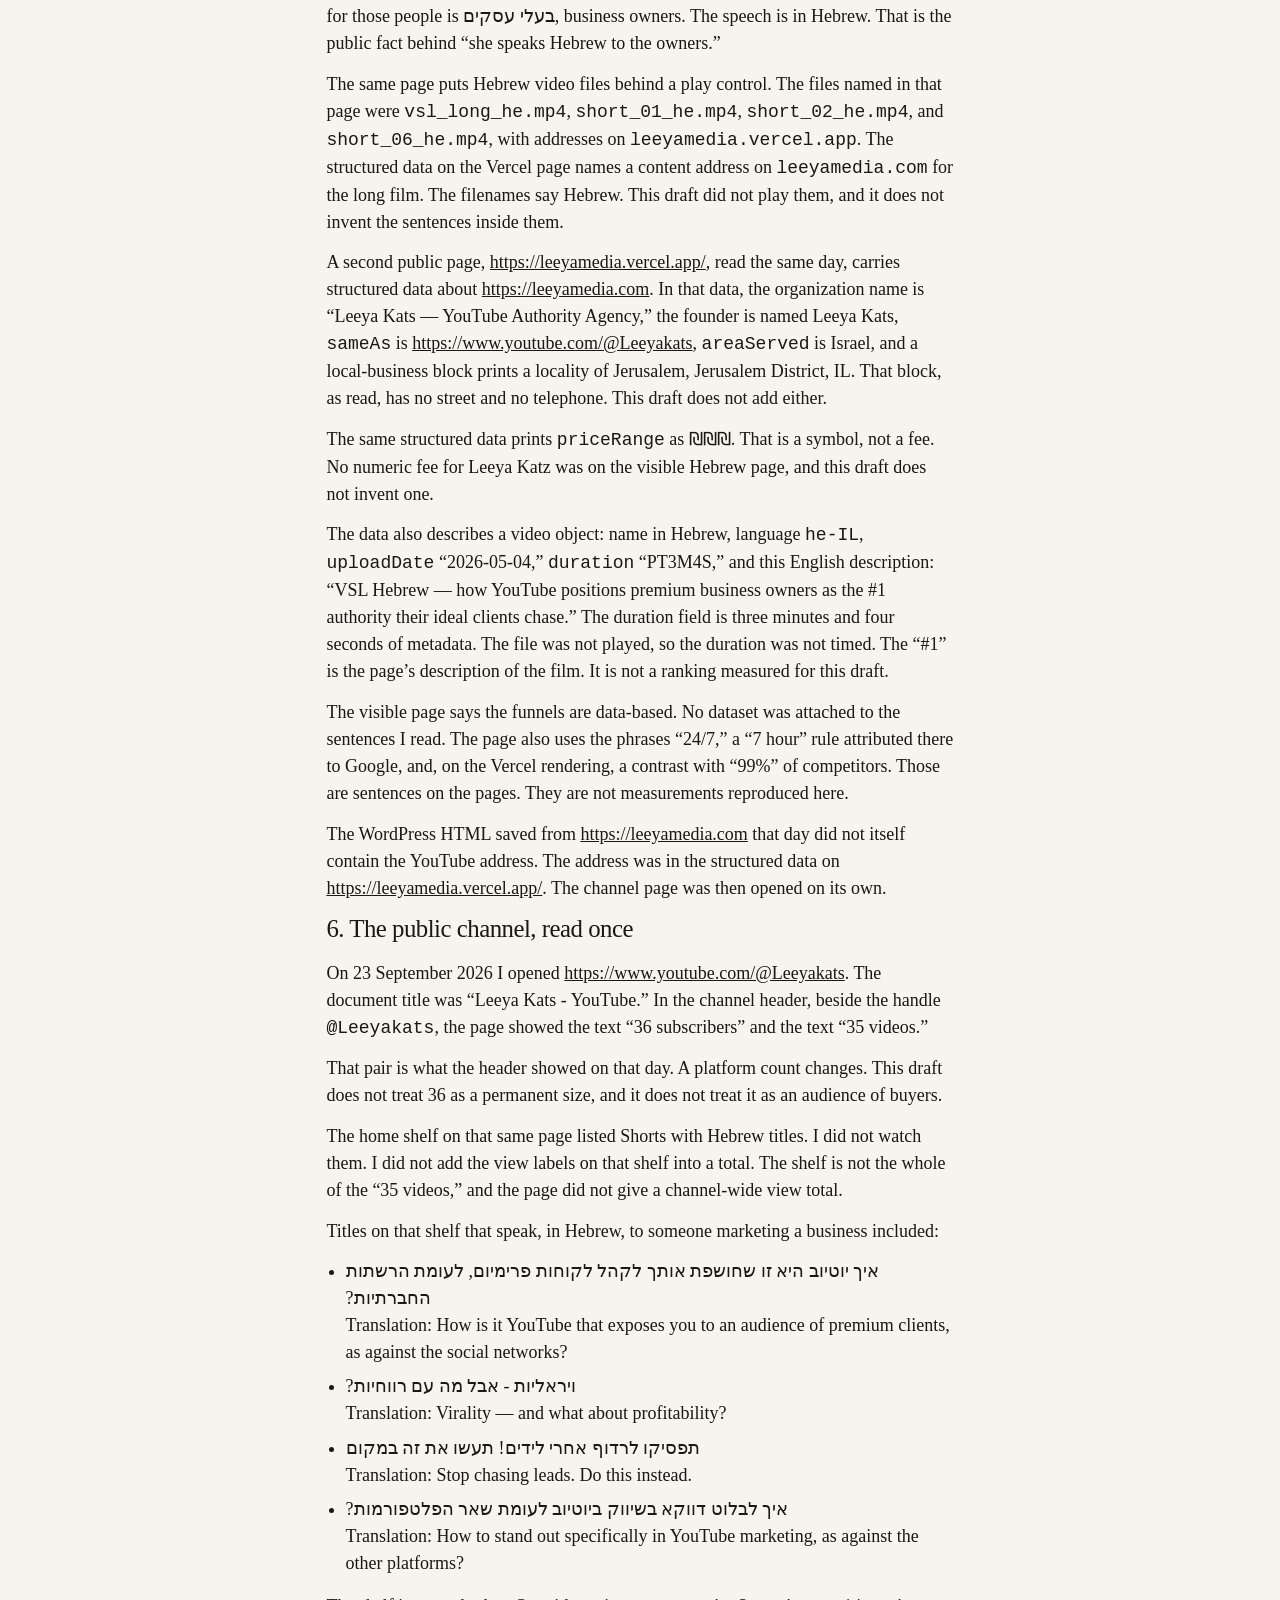
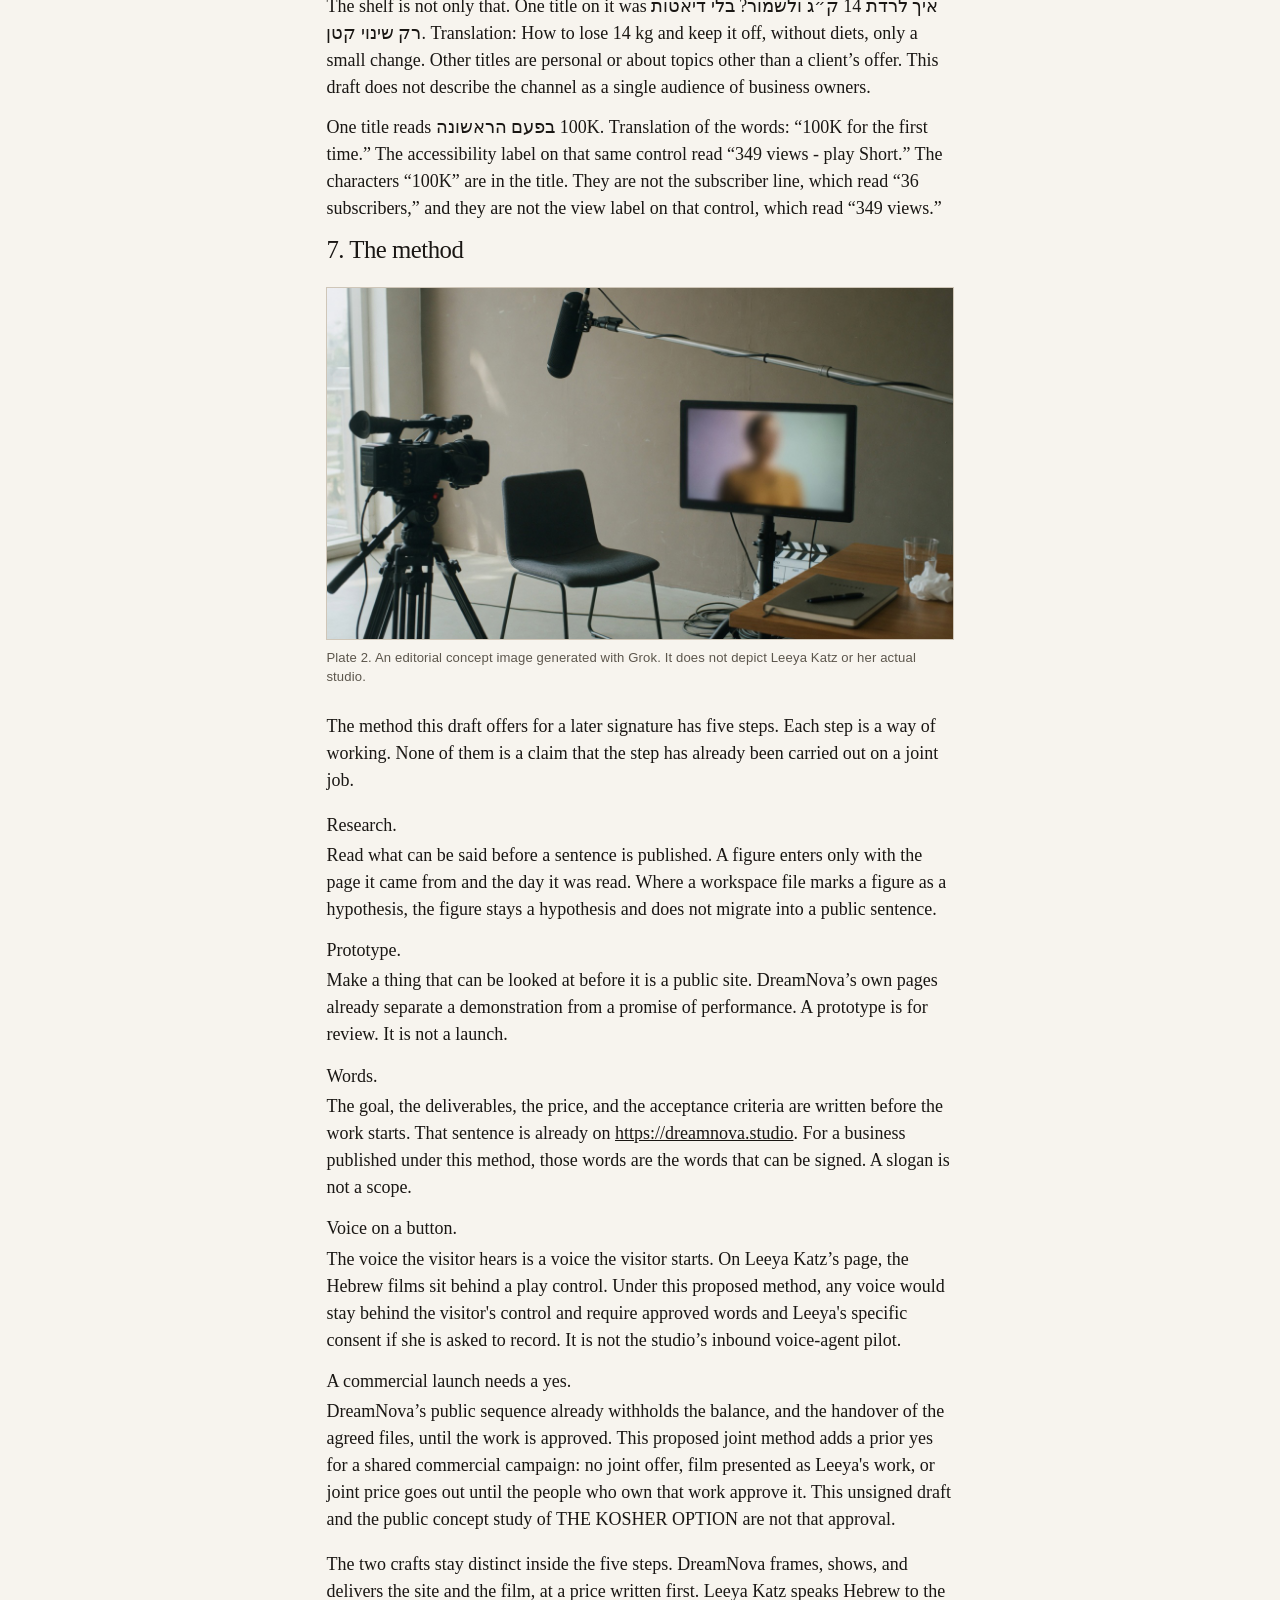
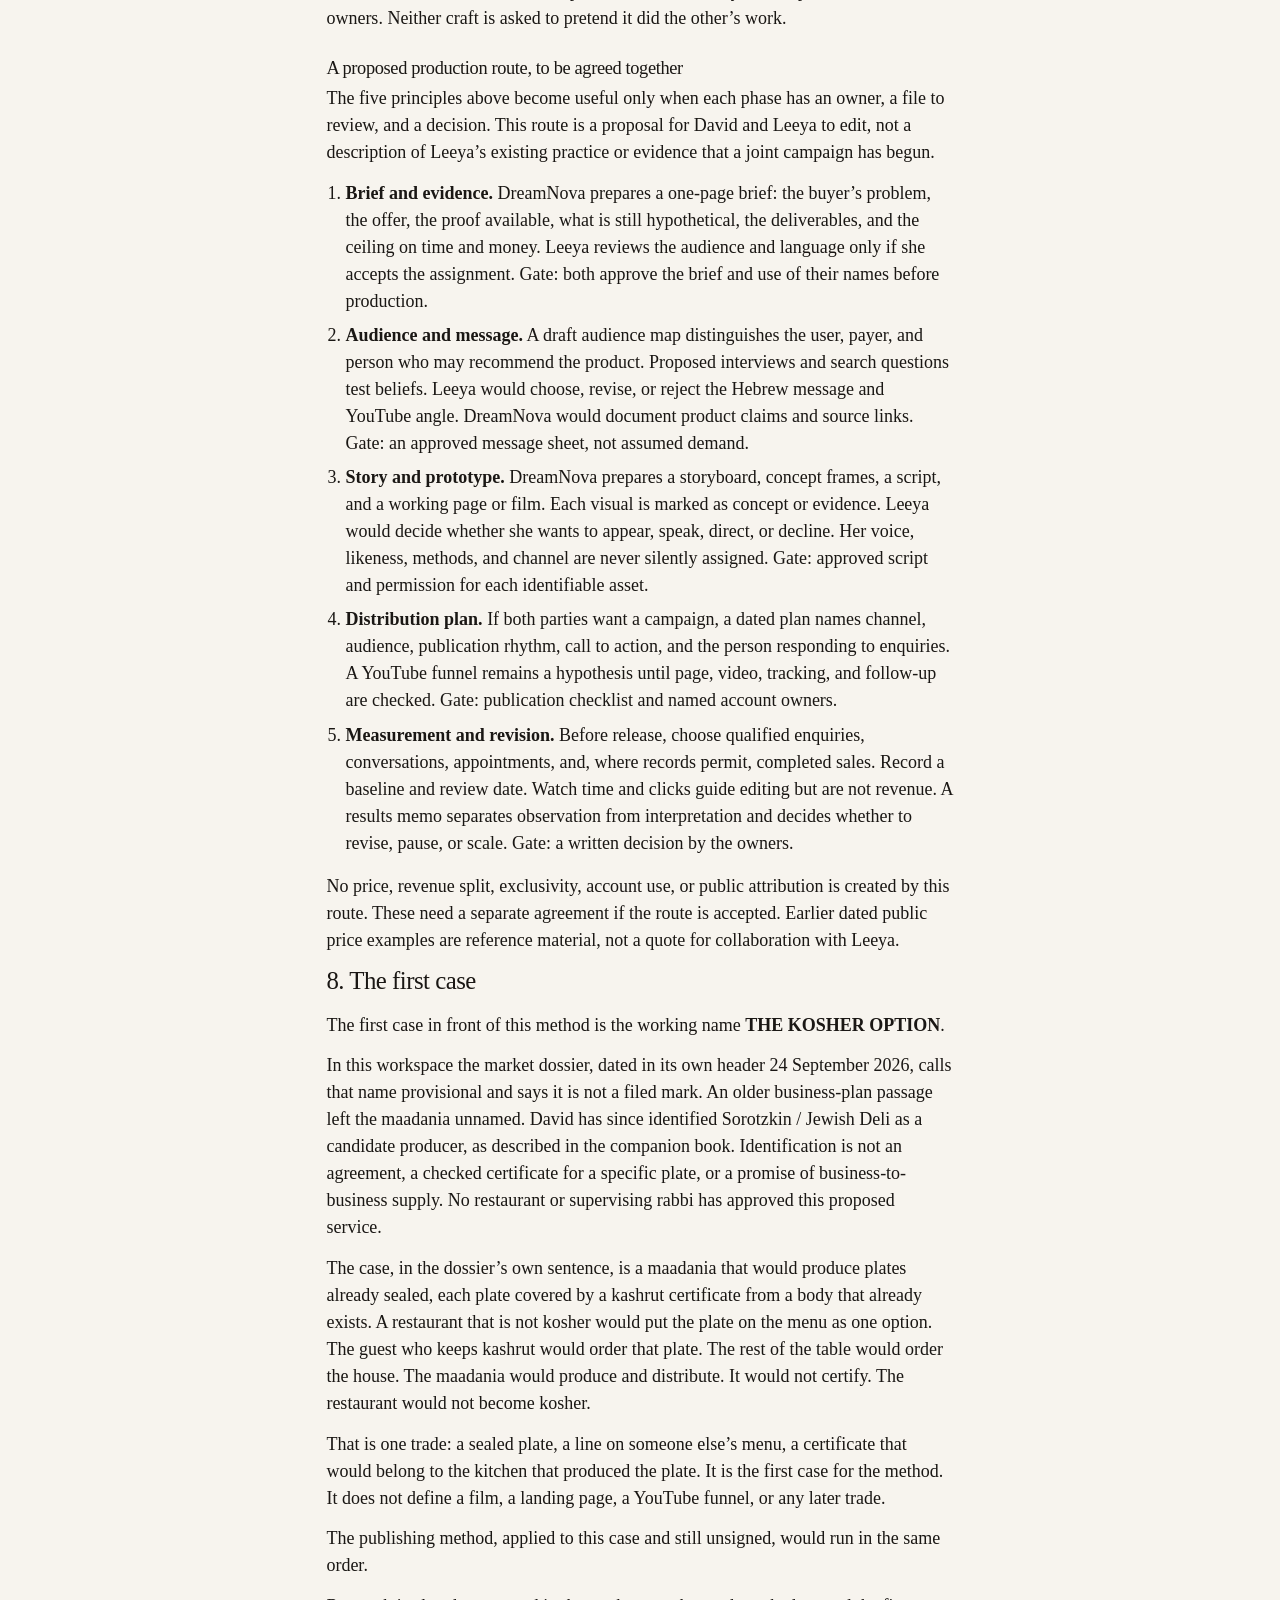
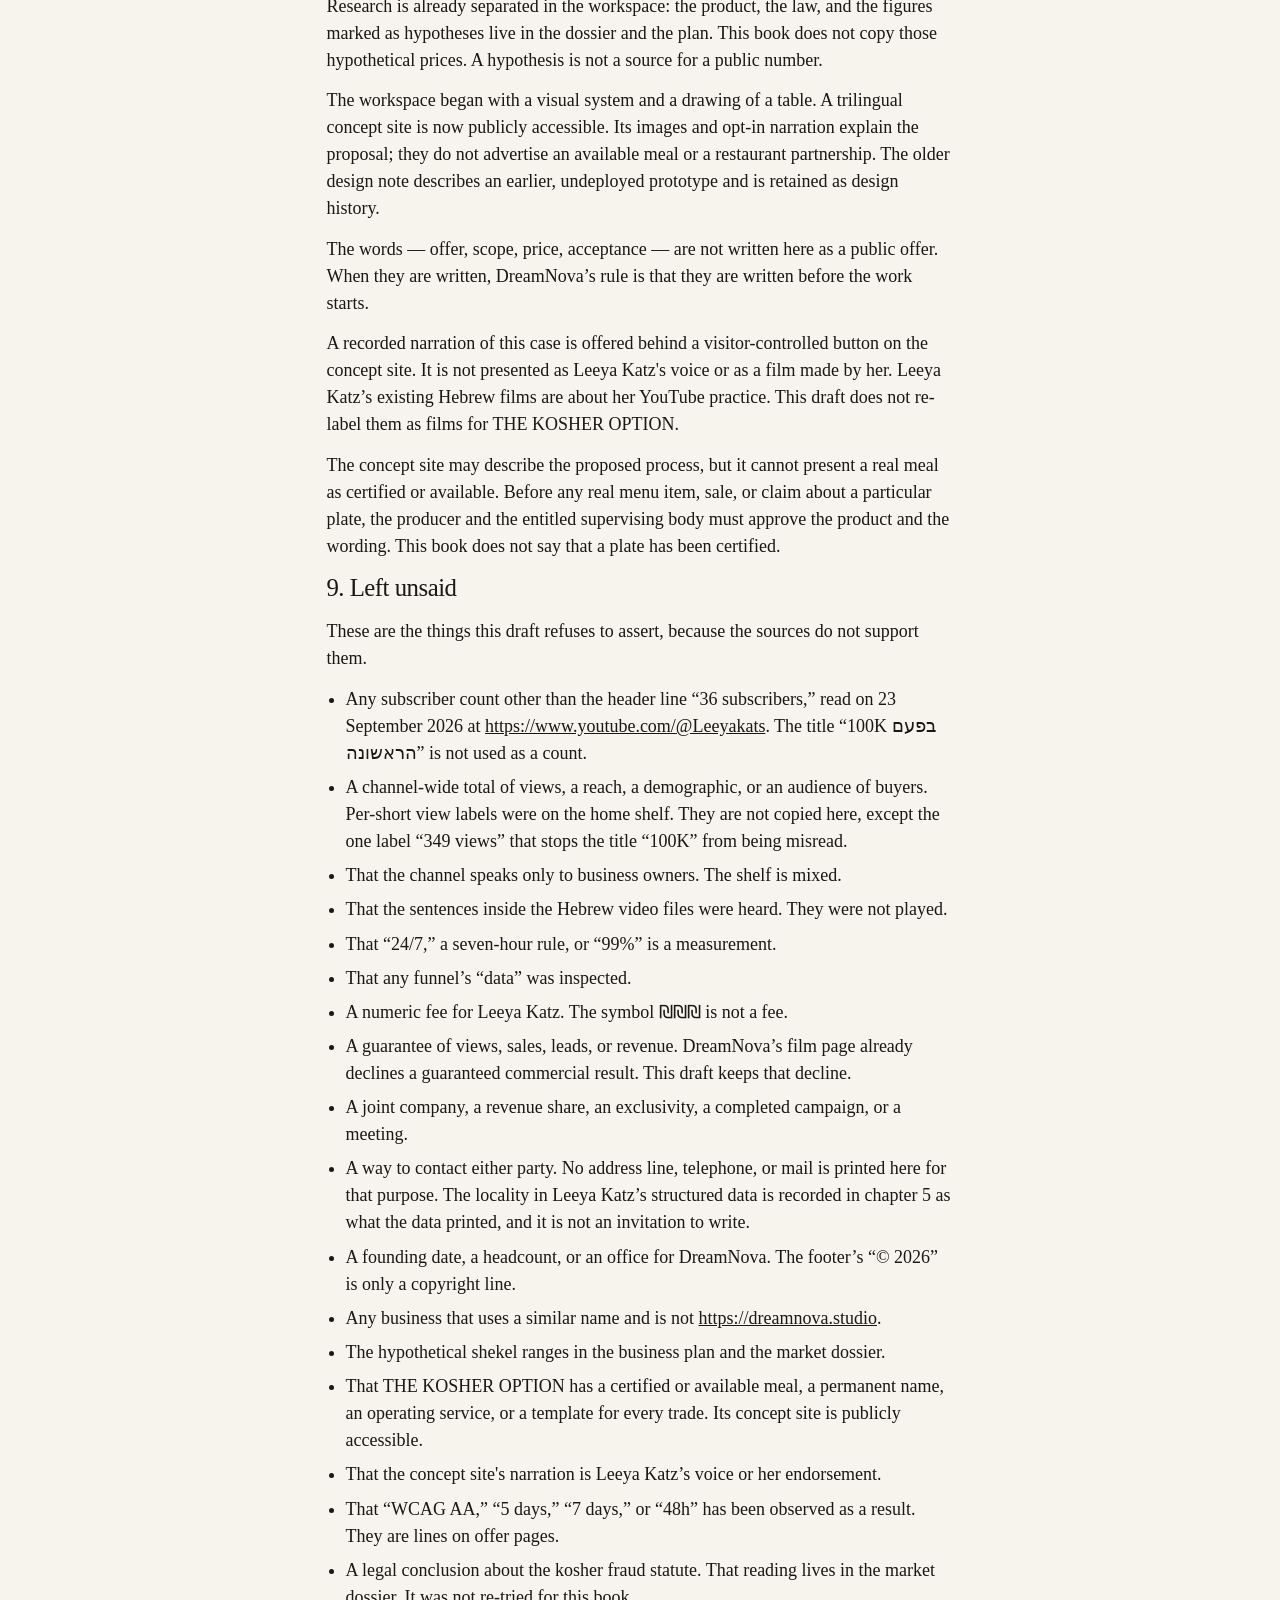
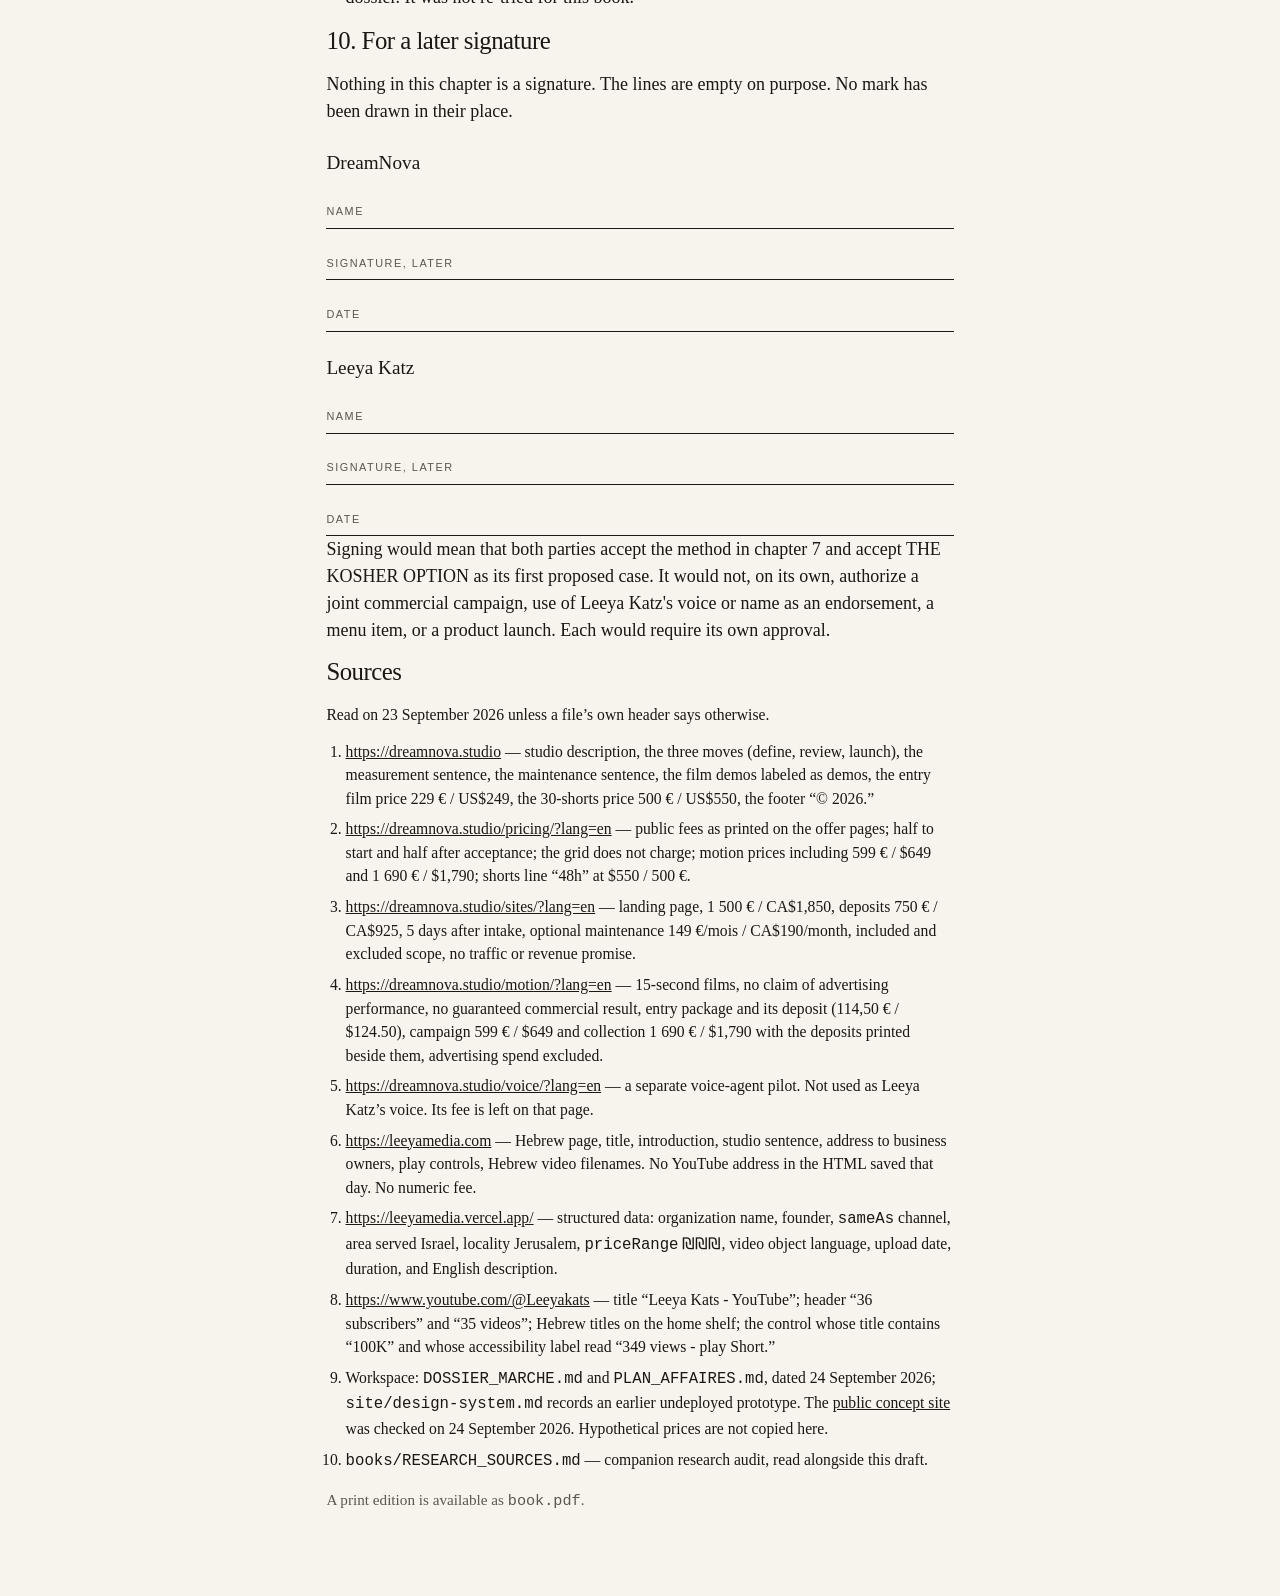
<file: books/dreamnova-and-leeya/book.html>
<!DOCTYPE html>
<html lang="en">
<head>
  <meta charset="utf-8">
  <meta name="viewport" content="width=device-width, initial-scale=1">
  <title>Publishing a Business Together: DreamNova and Leeya</title>
  <link rel="icon" type="image/svg+xml" href="../../site/favicon.svg">
  <meta name="description" content="Unsigned draft. How DreamNova frames, shows, and delivers a business, and how Leeya Katz speaks Hebrew to the people who run one. THE KOSHER OPTION is the first case, not the mold.">
  <style>
    :root {
      --paper: #f7f4ee;
      --ink: #1a1714;
      --soft: #5c564c;
      --line: #cfc6b8;
      --rule: #1a1714;
    }
    * { box-sizing: border-box; }
    html { background: #e6e0d4; }
    body {
      margin: 0;
      color: var(--ink);
      background: var(--paper);
      font-family: "Liberation Serif", "Noto Serif", "Times New Roman", serif;
      font-size: 1.125rem;
      line-height: 1.5;
    }
    .he, blockquote {
      font-family: "Noto Serif Hebrew", "Noto Sans Hebrew", "Liberation Serif", serif;
    }
    blockquote {
      margin: 1rem 0 1rem 0;
      padding: 0.2rem 0 0.2rem 1rem;
      border-left: 1px solid var(--ink);
      font-size: 1.15rem;
      line-height: 1.55;
    }
    blockquote.he { direction: rtl; text-align: right; border-left: 0; border-right: 1px solid var(--ink); padding: 0.2rem 1rem 0.2rem 0; }
    a { color: inherit; }
    h1, h2, h3 { font-weight: 500; letter-spacing: -0.02em; line-height: 1.15; }
    h1 { font-size: 2.6rem; margin: 0 0 0.6rem; }
    h2 { font-size: 1.55rem; margin: 0 0 1rem; }
    h3 { font-size: 1.15rem; margin: 1.6rem 0 0.4rem; }
    p { margin: 0 0 0.85rem; }
    ol, ul { margin: 0 0 1rem; padding-left: 1.2rem; }
    li { margin: 0 0 0.45rem; }
    .kicker {
      font-family: "Liberation Sans", "Noto Sans", sans-serif;
      font-size: 0.72rem;
      letter-spacing: 0.16em;
      text-transform: uppercase;
      color: var(--soft);
      margin: 0 0 1.2rem;
    }
    .sheet {
      max-width: 42rem;
      margin: 0 auto;
      padding: 3.2rem 1.4rem 5rem;
    }
    .cover { padding-top: 2.5rem; }
    .deck { font-size: 1.25rem; max-width: 36rem; }
    .meta { color: var(--soft); font-size: 0.98rem; }
    figure { margin: 1.4rem 0 1.6rem; }
    figure img { width: 100%; height: auto; display: block; border: 1px solid var(--line); }
    figcaption {
      font-family: "Liberation Sans", "Noto Sans", sans-serif;
      font-size: 0.82rem;
      letter-spacing: 0.01em;
      color: var(--soft);
      margin-top: 0.45rem;
    }
    table { width: 100%; border-collapse: collapse; margin: 0.6rem 0 1.1rem; font-size: 0.95rem; }
    th, td { text-align: left; vertical-align: top; border-bottom: 1px solid var(--line); padding: 0.4rem 0.5rem 0.4rem 0; }
    th { font-weight: 500; }
    .steps dt { font-weight: 500; margin-top: 0.9rem; }
    .steps dd { margin: 0.2rem 0 0; }
    .sign { margin-top: 1.5rem; }
    .who { margin: 1.4rem 0 0.2rem; font-size: 1.2rem; }
    .line {
      border-bottom: 1px solid var(--rule);
      min-height: 2.4rem;
      margin: 0.8rem 0 0;
      padding-top: 0.35rem;
    }
    .line span {
      font-family: "Liberation Sans", "Noto Sans", sans-serif;
      font-size: 0.68rem;
      letter-spacing: 0.14em;
      text-transform: uppercase;
      color: var(--soft);
    }
    .sources { font-size: 0.98rem; }
    .sources a { overflow-wrap: break-word; }
    .endnote { color: var(--soft); font-size: 0.95rem; }
    @page {
      size: A4;
      margin: 18mm 18mm 20mm;
      @top-center {
        content: "Publishing a Business Together  ·  Draft";
        font-family: "Liberation Sans", sans-serif;
        font-size: 8.5pt;
        letter-spacing: 0.08em;
        color: #5c564c;
      }
      @bottom-center {
        content: counter(page);
        font-family: "Liberation Serif", serif;
        font-size: 10pt;
        color: #5c564c;
      }
    }
    @page :first {
      margin-top: 16mm;
      @top-center { content: none; }
      @bottom-center { content: none; }
    }
    @media print {
      html, body { background: white; }
      .sheet { max-width: none; padding: 0; }
      .cover { min-height: 0; padding-top: 18mm; break-after: page; page-break-after: always; }
      h2 { break-after: avoid; }
      h3, figure, table, blockquote, .line, .sign { break-inside: avoid; }
      p, li { orphans: 3; widows: 3; }
      a { text-decoration: none; }
      table { font-size: 10pt; }
    }
  </style>
</head>
<body>
  <article class="sheet">
    <header class="cover">
      <p class="kicker">Draft · Unsigned · 23 September 2026</p>
      <h1>Publishing a Business Together: DreamNova and Leeya</h1>
      <p class="deck">A proposed method for researching, making, and publishing a business with a clear scope and human approval.</p>
      <p class="meta">Prepared for review by David Amor and Leeya Katz. Draft; not signed and not a record of a partnership.</p>
      <p class="meta">Public source pages were read on 23 September 2026. English translations of Hebrew quotations were prepared for this draft. The two photographic plates are AI-generated editorial concepts made with Grok on 24 September 2026; they do not depict DreamNova or Leeya Katz at work.</p>
    </header>

    <section>
      <h2>1. What this draft is</h2>
      <p>This draft says how a business can be published when DreamNova frames the work and Leeya Katz speaks. It is written so the two of them can sign it later. The lines at the end are empty.</p>
      <p>It is a memorandum of a method. It is not a recollection of a meeting. No meeting is in the sources. It is not a joint invoice, a joint company, or a claim that a campaign has already gone public.</p>
      <p>DreamNova, on the public site read that day, frames a job, shows the work, and delivers it: a site, a film, and a price written before the start. Leeya Katz, on her public pages and on the public channel, speaks Hebrew to people who run businesses. The order that joins those two crafts is the method in chapter 7.</p>
      <p>THE KOSHER OPTION is the first case in front of that method. It is a case. It is not the shape of every trade either of them may take.</p>
      <p>A companion research audit is available at <code>books/RESEARCH_SOURCES.md</code>. The sources used in this draft are listed at the end, with their addresses and reading date.</p>
    </section>

    <section>
      <h2>2. DreamNova, as the studio says it</h2>
      <figure>
        <img src="images/01-studio.jpg" alt="Concept image of a studio desk with a screen, notebook, and design materials.">
        <figcaption>Plate 1. An editorial concept image generated with Grok. It does not depict DreamNova's actual studio.</figcaption>
      </figure>
      <p>On 23 September 2026 the page at <a href="https://dreamnova.studio">https://dreamnova.studio</a> carried this English line in the hero: “Independent creative studio · Design, film &amp; AI.” The same page said: “A clear price. An agreed scope. Your approval before the balance.”</p>
      <p>The footer on that page read “© 2026 · DESIGN + MOTION + AI.” That line is a copyright notice. This draft does not turn it into a founding date.</p>
      <p>The page describes three moves, in its own words.</p>
      <dl class="steps">
        <dt>Define.</dt>
        <dd>“Your goal, deliverables, price and acceptance criteria. Agreed in writing before work starts.”</dd>
        <dt>Review.</dt>
        <dd>“Your deposit starts the project. Review a working version and share feedback within the agreed scope.”</dd>
        <dt>Launch.</dt>
        <dd>“Approve the work, then pay the balance. Receive the agreed files, access and practical handover.”</dd>
      </dl>
      <p>That is the public frame: the price and the scope are written first, a working version is shown, and the files move after approval and the balance.</p>
      <p>The same page says how a result is measured: the actions to track are enquiries, conversations, and appointments. Sales also depend on the offer, the traffic, and the follow-up. A separate question on the page says that optional maintenance is scoped and priced on its own, and is never presented as free when it is not.</p>
      <p>The films on the home page are labeled, in English, “AI creative demo · art direction example,” and “Three AI-created product concepts to explore your future art direction.” They are demonstrations of direction. This draft does not call them a client’s results.</p>
      <p>Other names that resemble DreamNova appeared in search and belong to other businesses. This draft uses only <a href="https://dreamnova.studio">https://dreamnova.studio</a>.</p>
    </section>

    <section>
      <h2>3. A price written before the work</h2>
      <p>The public price grid at <a href="https://dreamnova.studio/pricing/?lang=en">https://dreamnova.studio/pricing/?lang=en</a>, read the same day, says these are the numbers printed on each offer page, not “from” ranges. It says the usual rule is that half starts the work and half is due after acceptance. It names exceptions on that same grid. This draft does not use those exceptions.</p>
      <p>The grid also says that the source of truth is each offer page and its payment button, and that the grid itself does not charge. Where this draft prints a fee, the fee is copied from the page named beside it. Nothing here is a new quote.</p>
    </section>

    <section>
      <h2>4. The site and the film</h2>
      <p>These are the two deliveries this draft relies on. Both pages were read on 23 September 2026.</p>
      <h3>The site</h3>
      <p><a href="https://dreamnova.studio/sites/?lang=en">https://dreamnova.studio/sites/?lang=en</a> offers one bilingual landing page: one offer, mobile, and a next commercial action. The page prints a fixed total of <strong>1&nbsp;500&nbsp;€</strong> or <strong>CA$1,850</strong>, a deposit of <strong>750&nbsp;€</strong> or <strong>CA$925</strong>, and a stated delivery of <strong>5 days after intake</strong>. Optional maintenance is printed as <strong>149&nbsp;€/mois</strong> or <strong>CA$190/month</strong>.</p>
      <p>The page says the scope is bounded before the work starts, and that the price stays credible for that reason. In the included list, as printed in English: one landing architecture, up to 7 sections; conversion copy in English and French; custom responsive design with WCAG AA; a call to action connected to payment or lead capture; deployment, baseline technical SEO, and two review rounds.</p>
      <p>Out of scope, as printed: not an ecommerce store or a business application; no traffic or revenue promise; complex content production, legal translation, and photography are out of scope.</p>
      <p>The page says the timeline starts after the deposit, the complete brief, and the required access. It says the deposit reserves production capacity, and the balance is due only after the agreed acceptance. It says maintenance is not mandatory.</p>
      <p>“WCAG AA” is a line in that offer. This draft has not audited a delivered page against it.</p>
      <h3>The film</h3>
      <p><a href="https://dreamnova.studio/motion/?lang=en">https://dreamnova.studio/motion/?lang=en</a> offers 15-second films made from product photos, in a vertical format and a square format, for a social campaign. The page says the demonstrations carry no claim of advertising performance. It says views and sales also depend on the offer, the audience, and the distribution, and that no specific commercial result is guaranteed. It says advertising spend and campaign management are not included.</p>
      <p>The entry package is <strong>229&nbsp;€</strong>. The home page prints the dollar figure as <strong>US$249</strong>. The motion page prints it as <strong>$249</strong>, and prints a deposit of <strong>114,50&nbsp;€</strong> or <strong>$124.50</strong>. The included lines read that day: one creative concept; vertical 9:16 and square 1:1; one revision round; delivery within 7 days of an approved brief. The home page’s note on timing says the stated delivery follows a complete brief and the required access.</p>
      <p>The same motion page prints two further packages, with prices and deposits, and this draft does not restate line items it is not using:</p>
      <table>
        <caption class="endnote">Prices as printed on the motion page, 23 September 2026. The home page prints the entry dollar figure as US$249.</caption>
        <thead>
          <tr><th>Package, as labeled</th><th>Price printed</th><th>Deposit printed</th></tr>
        </thead>
        <tbody>
          <tr><td>The first film</td><td>229 € or $249 (home page: US$249)</td><td>114,50 € or $124.50</td></tr>
          <tr><td>The campaign</td><td>599 € or $649</td><td>299,50 € or $324.50</td></tr>
          <tr><td>The collection</td><td>1 690 € or $1,790</td><td>845 € or $895</td></tr>
        </tbody>
      </table>
      <p>The home page also prints a separate pack that turns long material into 30 vertical clips, at <strong>500&nbsp;€</strong> or <strong>US$550</strong>, with one revision round. The price grid labels a related line “1 video → 30 Shorts · 48h” at <strong>$550</strong> or <strong>500&nbsp;€</strong>, with half stated as <strong>$275</strong> or <strong>250&nbsp;€</strong>. This draft records both wordings and does not collapse “7 days,” “5 days,” and “48h” into one promise. Each figure stays on the page that printed it.</p>
      <p>DreamNova also publishes an inbound voice-agent pilot, with its own written price on <a href="https://dreamnova.studio/voice/?lang=en">https://dreamnova.studio/voice/?lang=en</a>. That pilot is a different offer. It is not Leeya Katz’s voice, and this draft does not fold it into the method.</p>
    </section>

    <section>
      <h2>5. Leeya Katz, as her pages say it</h2>
      <p>On 23 September 2026 the page at <a href="https://leeyamedia.com">https://leeyamedia.com</a> was in Hebrew, <code>lang="he-IL"</code>, right to left. The title was:</p>
      <blockquote class="he" lang="he" dir="rtl">ליאה כץ - סוכנות יוטיוב לעסקי פרימיום</blockquote>
      <p>Translation for this draft: Leeya Katz — a YouTube agency for premium businesses.</p>
      <p>The visible introduction read:</p>
      <blockquote class="he" lang="he" dir="rtl">נעים להכיר, אני ליאה כץ. בונה אסטרטגיית שיווק ביוטיוב, לעסקים ומותגים, שלקוחות בוחרים לעבוד איתם ביוטיוב.</blockquote>
      <p>Translation: Pleased to meet you. I am Leeya Katz. I build a YouTube marketing strategy for businesses and brands whose clients choose to work with them on YouTube.</p>
      <p>The studio line read:</p>
      <blockquote class="he" lang="he" dir="rtl">הסטודיו שלי מתמחה בבניית משפכי שיווק מבוסס דאטה ביוטיוב למומחים, מותגים ובעלי עסקים שמובילים בתחומם, וכבר מוכנים לפרוץ לקדמת הבמה בשיווק ממתג.</blockquote>
      <p>Translation: My studio specializes in building data-based YouTube marketing funnels for experts, brands, and business owners who lead in their field and are ready to come to the front of the stage in branded marketing.</p>
      <p>The page addresses the person who runs the business. The hero speaks to people who spend on paid advertising and still do not receive quality leads. The noun on the page for those people is <span class="he" lang="he" dir="rtl">בעלי עסקים</span>, business owners. The speech is in Hebrew. That is the public fact behind “she speaks Hebrew to the owners.”</p>
      <p>The same page puts Hebrew video files behind a play control. The files named in that page were <code>vsl_long_he.mp4</code>, <code>short_01_he.mp4</code>, <code>short_02_he.mp4</code>, and <code>short_06_he.mp4</code>, with addresses on <code>leeyamedia.vercel.app</code>. The structured data on the Vercel page names a content address on <code>leeyamedia.com</code> for the long film. The filenames say Hebrew. This draft did not play them, and it does not invent the sentences inside them.</p>
      <p>A second public page, <a href="https://leeyamedia.vercel.app/">https://leeyamedia.vercel.app/</a>, read the same day, carries structured data about <a href="https://leeyamedia.com">https://leeyamedia.com</a>. In that data, the organization name is “Leeya Kats — YouTube Authority Agency,” the founder is named Leeya Kats, <code>sameAs</code> is <a href="https://www.youtube.com/@Leeyakats">https://www.youtube.com/@Leeyakats</a>, <code>areaServed</code> is Israel, and a local-business block prints a locality of Jerusalem, Jerusalem District, IL. That block, as read, has no street and no telephone. This draft does not add either.</p>
      <p>The same structured data prints <code>priceRange</code> as ₪₪₪. That is a symbol, not a fee. No numeric fee for Leeya Katz was on the visible Hebrew page, and this draft does not invent one.</p>
      <p>The data also describes a video object: name in Hebrew, language <code>he-IL</code>, <code>uploadDate</code> “2026-05-04,” <code>duration</code> “PT3M4S,” and this English description: “VSL Hebrew — how YouTube positions premium business owners as the #1 authority their ideal clients chase.” The duration field is three minutes and four seconds of metadata. The file was not played, so the duration was not timed. The “#1” is the page’s description of the film. It is not a ranking measured for this draft.</p>
      <p>The visible page says the funnels are data-based. No dataset was attached to the sentences I read. The page also uses the phrases “24/7,” a “7 hour” rule attributed there to Google, and, on the Vercel rendering, a contrast with “99%” of competitors. Those are sentences on the pages. They are not measurements reproduced here.</p>
      <p>The WordPress HTML saved from <a href="https://leeyamedia.com">https://leeyamedia.com</a> that day did not itself contain the YouTube address. The address was in the structured data on <a href="https://leeyamedia.vercel.app/">https://leeyamedia.vercel.app/</a>. The channel page was then opened on its own.</p>
    </section>

    <section>
      <h2>6. The public channel, read once</h2>
      <p>On 23 September 2026 I opened <a href="https://www.youtube.com/@Leeyakats">https://www.youtube.com/@Leeyakats</a>. The document title was “Leeya Kats - YouTube.” In the channel header, beside the handle <code>@Leeyakats</code>, the page showed the text “36 subscribers” and the text “35 videos.”</p>
      <p>That pair is what the header showed on that day. A platform count changes. This draft does not treat 36 as a permanent size, and it does not treat it as an audience of buyers.</p>
      <p>The home shelf on that same page listed Shorts with Hebrew titles. I did not watch them. I did not add the view labels on that shelf into a total. The shelf is not the whole of the “35 videos,” and the page did not give a channel-wide view total.</p>
      <p>Titles on that shelf that speak, in Hebrew, to someone marketing a business included:</p>
      <ul>
        <li><span class="he" lang="he" dir="rtl">איך יוטיוב היא זו שחושפת אותך לקהל לקוחות פרימיום, לעומת הרשתות החברתיות?</span><br>Translation: How is it YouTube that exposes you to an audience of premium clients, as against the social networks?</li>
        <li><span class="he" lang="he" dir="rtl">ויראליות - אבל מה עם רווחיות?</span><br>Translation: Virality — and what about profitability?</li>
        <li><span class="he" lang="he" dir="rtl">תפסיקו לרדוף אחרי לידים! תעשו את זה במקום</span><br>Translation: Stop chasing leads. Do this instead.</li>
        <li><span class="he" lang="he" dir="rtl">איך לבלוט דווקא בשיווק ביוטיוב לעומת שאר הפלטפורמות?</span><br>Translation: How to stand out specifically in YouTube marketing, as against the other platforms?</li>
      </ul>
      <p>The shelf is not only that. One title on it was <span class="he" lang="he" dir="rtl">איך לרדת 14 ק״ג ולשמור? בלי דיאטות רק שינוי קטן</span>. Translation: How to lose 14 kg and keep it off, without diets, only a small change. Other titles are personal or about topics other than a client’s offer. This draft does not describe the channel as a single audience of business owners.</p>
      <p>One title reads <span class="he" lang="he" dir="rtl">100K בפעם הראשונה</span>. Translation of the words: “100K for the first time.” The accessibility label on that same control read “349 views - play Short.” The characters “100K” are in the title. They are not the subscriber line, which read “36 subscribers,” and they are not the view label on that control, which read “349 views.”</p>
    </section>

    <section>
      <h2>7. The method</h2>
      <figure>
        <img src="images/02-voice.jpg" alt="Concept image of a camera, microphone, and empty interview chair.">
        <figcaption>Plate 2. An editorial concept image generated with Grok. It does not depict Leeya Katz or her actual studio.</figcaption>
      </figure>
      <p>The method this draft offers for a later signature has five steps. Each step is a way of working. None of them is a claim that the step has already been carried out on a joint job.</p>
      <dl class="steps">
        <dt>Research.</dt>
        <dd>Read what can be said before a sentence is published. A figure enters only with the page it came from and the day it was read. Where a workspace file marks a figure as a hypothesis, the figure stays a hypothesis and does not migrate into a public sentence.</dd>
        <dt>Prototype.</dt>
        <dd>Make a thing that can be looked at before it is a public site. DreamNova’s own pages already separate a demonstration from a promise of performance. A prototype is for review. It is not a launch.</dd>
        <dt>Words.</dt>
        <dd>The goal, the deliverables, the price, and the acceptance criteria are written before the work starts. That sentence is already on <a href="https://dreamnova.studio">https://dreamnova.studio</a>. For a business published under this method, those words are the words that can be signed. A slogan is not a scope.</dd>
        <dt>Voice on a button.</dt>
        <dd>The voice the visitor hears is a voice the visitor starts. On Leeya Katz’s page, the Hebrew films sit behind a play control. Under this proposed method, any voice would stay behind the visitor's control and require approved words and Leeya's specific consent if she is asked to record. It is not the studio’s inbound voice-agent pilot.</dd>
        <dt>A commercial launch needs a yes.</dt>
        <dd>DreamNova’s public sequence already withholds the balance, and the handover of the agreed files, until the work is approved. This proposed joint method adds a prior yes for a shared commercial campaign: no joint offer, film presented as Leeya's work, or joint price goes out until the people who own that work approve it. This unsigned draft and the public concept study of THE KOSHER OPTION are not that approval.</dd>
      </dl>
      <p>The two crafts stay distinct inside the five steps. DreamNova frames, shows, and delivers the site and the film, at a price written first. Leeya Katz speaks Hebrew to the owners. Neither craft is asked to pretend it did the other’s work.</p>
      <h3>A proposed production route, to be agreed together</h3>
      <p>The five principles above become useful only when each phase has an owner, a file to review, and a decision. This route is a proposal for David and Leeya to edit, not a description of Leeya’s existing practice or evidence that a joint campaign has begun.</p>
      <ol>
        <li><strong>Brief and evidence.</strong> DreamNova prepares a one-page brief: the buyer’s problem, the offer, the proof available, what is still hypothetical, the deliverables, and the ceiling on time and money. Leeya reviews the audience and language only if she accepts the assignment. Gate: both approve the brief and use of their names before production.</li>
        <li><strong>Audience and message.</strong> A draft audience map distinguishes the user, payer, and person who may recommend the product. Proposed interviews and search questions test beliefs. Leeya would choose, revise, or reject the Hebrew message and YouTube angle. DreamNova would document product claims and source links. Gate: an approved message sheet, not assumed demand.</li>
        <li><strong>Story and prototype.</strong> DreamNova prepares a storyboard, concept frames, a script, and a working page or film. Each visual is marked as concept or evidence. Leeya would decide whether she wants to appear, speak, direct, or decline. Her voice, likeness, methods, and channel are never silently assigned. Gate: approved script and permission for each identifiable asset.</li>
        <li><strong>Distribution plan.</strong> If both parties want a campaign, a dated plan names channel, audience, publication rhythm, call to action, and the person responding to enquiries. A YouTube funnel remains a hypothesis until page, video, tracking, and follow-up are checked. Gate: publication checklist and named account owners.</li>
        <li><strong>Measurement and revision.</strong> Before release, choose qualified enquiries, conversations, appointments, and, where records permit, completed sales. Record a baseline and review date. Watch time and clicks guide editing but are not revenue. A results memo separates observation from interpretation and decides whether to revise, pause, or scale. Gate: a written decision by the owners.</li>
      </ol>
      <p>No price, revenue split, exclusivity, account use, or public attribution is created by this route. These need a separate agreement if the route is accepted. Earlier dated public price examples are reference material, not a quote for collaboration with Leeya.</p>
    </section>

    <section>
      <h2>8. The first case</h2>
      <p>The first case in front of this method is the working name <strong>THE KOSHER OPTION</strong>.</p>
      <p>In this workspace the market dossier, dated in its own header 24 September 2026, calls that name provisional and says it is not a filed mark. An older business-plan passage left the maadania unnamed. David has since identified Sorotzkin / Jewish Deli as a candidate producer, as described in the companion book. Identification is not an agreement, a checked certificate for a specific plate, or a promise of business-to-business supply. No restaurant or supervising rabbi has approved this proposed service.</p>
      <p>The case, in the dossier’s own sentence, is a maadania that would produce plates already sealed, each plate covered by a kashrut certificate from a body that already exists. A restaurant that is not kosher would put the plate on the menu as one option. The guest who keeps kashrut would order that plate. The rest of the table would order the house. The maadania would produce and distribute. It would not certify. The restaurant would not become kosher.</p>
      <p>That is one trade: a sealed plate, a line on someone else’s menu, a certificate that would belong to the kitchen that produced the plate. It is the first case for the method. It does not define a film, a landing page, a YouTube funnel, or any later trade.</p>
      <p>The publishing method, applied to this case and still unsigned, would run in the same order.</p>
      <p>Research is already separated in the workspace: the product, the law, and the figures marked as hypotheses live in the dossier and the plan. This book does not copy those hypothetical prices. A hypothesis is not a source for a public number.</p>
      <p>The workspace began with a visual system and a drawing of a table. A trilingual concept site is now publicly accessible. Its images and opt-in narration explain the proposal; they do not advertise an available meal or a restaurant partnership. The older design note describes an earlier, undeployed prototype and is retained as design history.</p>
      <p>The words — offer, scope, price, acceptance — are not written here as a public offer. When they are written, DreamNova’s rule is that they are written before the work starts.</p>
      <p>A recorded narration of this case is offered behind a visitor-controlled button on the concept site. It is not presented as Leeya Katz's voice or as a film made by her. Leeya Katz’s existing Hebrew films are about her YouTube practice. This draft does not re-label them as films for THE KOSHER OPTION.</p>
      <p>The concept site may describe the proposed process, but it cannot present a real meal as certified or available. Before any real menu item, sale, or claim about a particular plate, the producer and the entitled supervising body must approve the product and the wording. This book does not say that a plate has been certified.</p>
    </section>

    <section>
      <h2>9. Left unsaid</h2>
      <p>These are the things this draft refuses to assert, because the sources do not support them.</p>
      <ul>
        <li>Any subscriber count other than the header line “36 subscribers,” read on 23 September 2026 at <a href="https://www.youtube.com/@Leeyakats">https://www.youtube.com/@Leeyakats</a>. The title “100K בפעם הראשונה” is not used as a count.</li>
        <li>A channel-wide total of views, a reach, a demographic, or an audience of buyers. Per-short view labels were on the home shelf. They are not copied here, except the one label “349 views” that stops the title “100K” from being misread.</li>
        <li>That the channel speaks only to business owners. The shelf is mixed.</li>
        <li>That the sentences inside the Hebrew video files were heard. They were not played.</li>
        <li>That “24/7,” a seven-hour rule, or “99%” is a measurement.</li>
        <li>That any funnel’s “data” was inspected.</li>
        <li>A numeric fee for Leeya Katz. The symbol ₪₪₪ is not a fee.</li>
        <li>A guarantee of views, sales, leads, or revenue. DreamNova’s film page already declines a guaranteed commercial result. This draft keeps that decline.</li>
        <li>A joint company, a revenue share, an exclusivity, a completed campaign, or a meeting.</li>
        <li>A way to contact either party. No address line, telephone, or mail is printed here for that purpose. The locality in Leeya Katz’s structured data is recorded in chapter 5 as what the data printed, and it is not an invitation to write.</li>
        <li>A founding date, a headcount, or an office for DreamNova. The footer’s “© 2026” is only a copyright line.</li>
        <li>Any business that uses a similar name and is not <a href="https://dreamnova.studio">https://dreamnova.studio</a>.</li>
        <li>The hypothetical shekel ranges in the business plan and the market dossier.</li>
        <li>That THE KOSHER OPTION has a certified or available meal, a permanent name, an operating service, or a template for every trade. Its concept site is publicly accessible.</li>
        <li>That the concept site's narration is Leeya Katz’s voice or her endorsement.</li>
        <li>That “WCAG AA,” “5 days,” “7 days,” or “48h” has been observed as a result. They are lines on offer pages.</li>
        <li>A legal conclusion about the kosher fraud statute. That reading lives in the market dossier. It was not re-tried for this book.</li>
      </ul>
    </section>

    <section>
      <h2>10. For a later signature</h2>
      <p>Nothing in this chapter is a signature. The lines are empty on purpose. No mark has been drawn in their place.</p>
      <div class="sign">
        <p class="who">DreamNova</p>
        <p class="line"><span>Name</span></p>
        <p class="line"><span>Signature, later</span></p>
        <p class="line"><span>Date</span></p>
        <p class="who">Leeya Katz</p>
        <p class="line"><span>Name</span></p>
        <p class="line"><span>Signature, later</span></p>
        <p class="line"><span>Date</span></p>
      </div>
      <p>Signing would mean that both parties accept the method in chapter 7 and accept THE KOSHER OPTION as its first proposed case. It would not, on its own, authorize a joint commercial campaign, use of Leeya Katz's voice or name as an endorsement, a menu item, or a product launch. Each would require its own approval.</p>
    </section>

    <section class="sources">
      <h2>Sources</h2>
      <p>Read on 23 September 2026 unless a file’s own header says otherwise.</p>
      <ol>
        <li><a href="https://dreamnova.studio">https://dreamnova.studio</a> — studio description, the three moves (define, review, launch), the measurement sentence, the maintenance sentence, the film demos labeled as demos, the entry film price 229 € / US$249, the 30-shorts price 500 € / US$550, the footer “© 2026.”</li>
        <li><a href="https://dreamnova.studio/pricing/?lang=en">https://dreamnova.studio/pricing/?lang=en</a> — public fees as printed on the offer pages; half to start and half after acceptance; the grid does not charge; motion prices including 599 € / $649 and 1 690 € / $1,790; shorts line “48h” at $550 / 500 €.</li>
        <li><a href="https://dreamnova.studio/sites/?lang=en">https://dreamnova.studio/sites/?lang=en</a> — landing page, 1 500 € / CA$1,850, deposits 750 € / CA$925, 5 days after intake, optional maintenance 149 €/mois / CA$190/month, included and excluded scope, no traffic or revenue promise.</li>
        <li><a href="https://dreamnova.studio/motion/?lang=en">https://dreamnova.studio/motion/?lang=en</a> — 15-second films, no claim of advertising performance, no guaranteed commercial result, entry package and its deposit (114,50 € / $124.50), campaign 599 € / $649 and collection 1 690 € / $1,790 with the deposits printed beside them, advertising spend excluded.</li>
        <li><a href="https://dreamnova.studio/voice/?lang=en">https://dreamnova.studio/voice/?lang=en</a> — a separate voice-agent pilot. Not used as Leeya Katz’s voice. Its fee is left on that page.</li>
        <li><a href="https://leeyamedia.com">https://leeyamedia.com</a> — Hebrew page, title, introduction, studio sentence, address to business owners, play controls, Hebrew video filenames. No YouTube address in the HTML saved that day. No numeric fee.</li>
        <li><a href="https://leeyamedia.vercel.app/">https://leeyamedia.vercel.app/</a> — structured data: organization name, founder, <code>sameAs</code> channel, area served Israel, locality Jerusalem, <code>priceRange</code> ₪₪₪, video object language, upload date, duration, and English description.</li>
        <li><a href="https://www.youtube.com/@Leeyakats">https://www.youtube.com/@Leeyakats</a> — title “Leeya Kats - YouTube”; header “36 subscribers” and “35 videos”; Hebrew titles on the home shelf; the control whose title contains “100K” and whose accessibility label read “349 views - play Short.”</li>
        <li>Workspace: <code>DOSSIER_MARCHE.md</code> and <code>PLAN_AFFAIRES.md</code>, dated 24 September 2026; <code>site/design-system.md</code> records an earlier undeployed prototype. The <a href="https://codenolimits.github.io/the-kosher-option-israel-site/site/index.html">public concept site</a> was checked on 24 September 2026. Hypothetical prices are not copied here.</li>
        <li><code>books/RESEARCH_SOURCES.md</code> — companion research audit, read alongside this draft.</li>
      </ol>
      <p class="endnote">A print edition is available as <code>book.pdf</code>.</p>
    </section>
  </article>
</body>
</html>
</file>
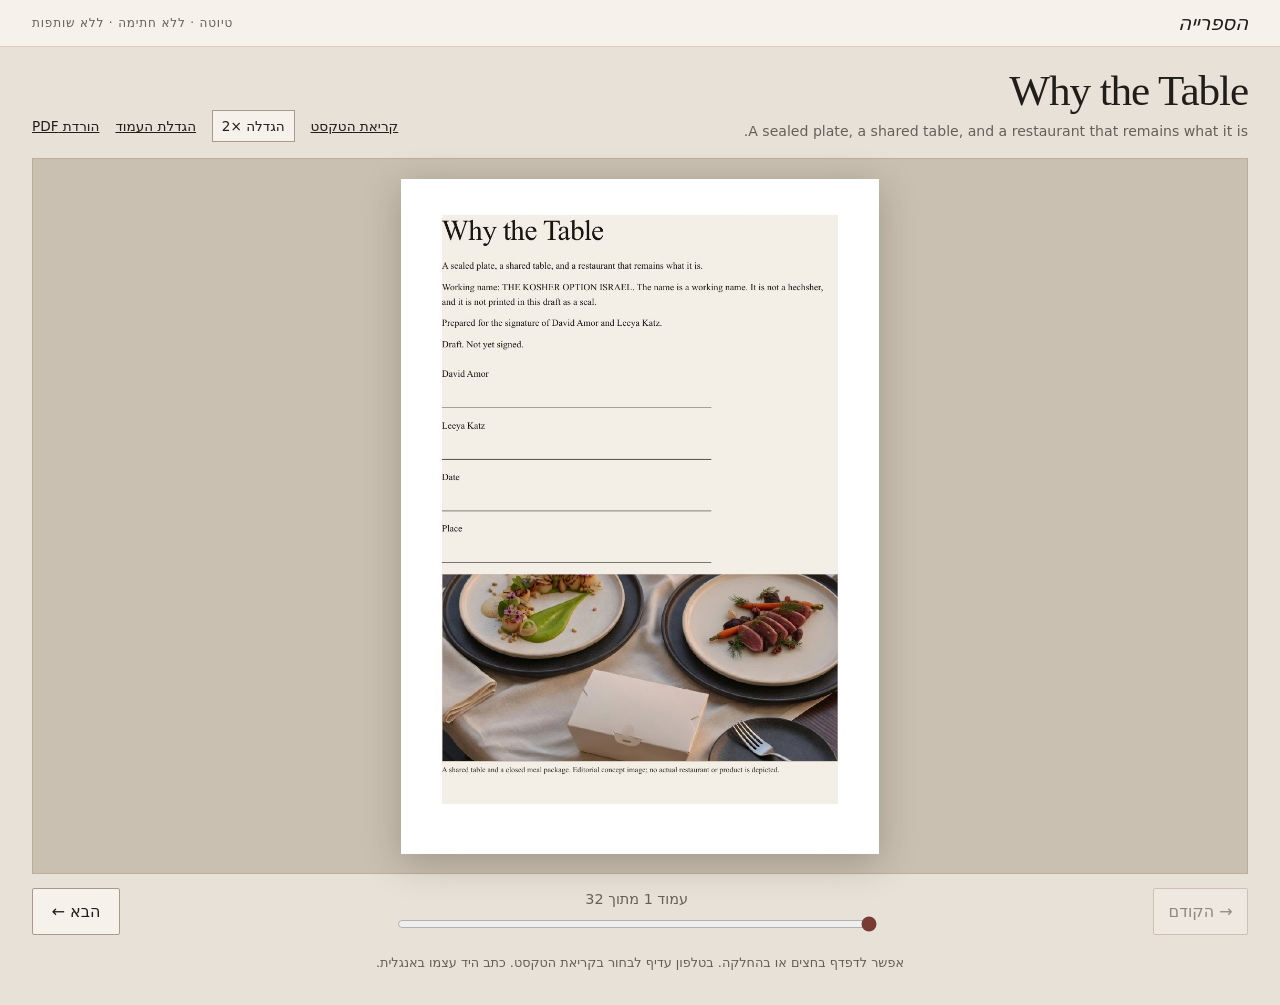
<file: books/site/read.html>
<!doctype html>
<html lang="en">
<head>
  <meta charset="utf-8">
  <meta name="viewport" content="width=device-width, initial-scale=1">
  <link rel="icon" href="../../site/favicon.svg" type="image/svg+xml">
  <meta name="robots" content="noindex">
  <title>Reading room · The Kosher Option</title>
  <style>
    :root { color-scheme: light; --ink: #201d1a; --paper: #f6f2eb; --muted: #655f58; --rule: #d8cec0; --accent: #793c35; }
    * { box-sizing: border-box; }
    body { margin: 0; min-height: 100dvh; background: #e8e1d7; color: var(--ink); font: 16px/1.5 system-ui, sans-serif; }
    a { color: inherit; }
    button, input { font: inherit; }
    button { cursor: pointer; }
    :focus-visible { outline: 3px solid var(--accent); outline-offset: 3px; }
    .bar { display: flex; align-items: center; justify-content: space-between; gap: 1rem; padding: .7rem clamp(1rem, 3vw, 2rem); border-bottom: 1px solid var(--rule); background: var(--paper); }
    .brand { font: italic 1.25rem Georgia, serif; text-decoration: none; }
    .bar-note { color: var(--muted); font-size: .75rem; letter-spacing: .07em; text-transform: uppercase; text-align: right; }
    main { width: min(100%, 88rem); margin: auto; padding: 1.2rem clamp(.7rem, 3vw, 2rem) 2rem; }
    .heading { display: flex; flex-wrap: wrap; align-items: end; justify-content: space-between; gap: .7rem 1.5rem; margin-bottom: 1rem; }
    h1 { font: 400 clamp(1.7rem, 4vw, 2.7rem)/1.1 Georgia, serif; letter-spacing: -.025em; margin: 0; }
    .subtitle { color: var(--muted); font-size: .88rem; margin: .45rem 0 0; }
    .format { display: flex; flex-wrap: wrap; align-items: center; gap: .55rem 1rem; font-size: .85rem; }
    .format button { border: 1px solid #a99b8a; background: var(--paper); color: var(--ink); padding: .3rem .55rem; }
    .viewer { display: grid; place-items: center; background: #cac0b1; border: 1px solid #baae9f; padding: clamp(.35rem, 1.5vw, 1.2rem); min-height: 45vh; }
    .page { display: block; width: auto; max-width: 100%; max-height: min(75dvh, 1120px); aspect-ratio: 210 / 297; object-fit: contain; background: white; box-shadow: 0 8px 35px #211b1640; }
    .page.turn { animation: turn .22s ease-out; }
    .viewer.is-zoomed { display: block; height: min(75dvh, 800px); overflow: auto; direction: ltr; justify-items: start; }
    .viewer.is-zoomed .page { width: min(220%, 910px); max-width: none; max-height: none; height: auto; margin: 0; }
    @keyframes turn { from { opacity: .45; transform: translateX(8px); } to { opacity: 1; transform: none; } }
    .controls { display: grid; grid-template-columns: auto minmax(0, 1fr) auto; align-items: center; gap: 1rem; padding: .9rem 0; }
    .controls button { min-width: 5.5rem; background: var(--paper); border: 1px solid #a99b8a; border-radius: 2px; padding: .65rem .9rem; color: var(--ink); }
    .controls button:disabled { opacity: .45; cursor: default; }
    .position { display: grid; justify-items: center; gap: .25rem; }
    .position output { color: var(--muted); font-size: .9rem; font-variant-numeric: tabular-nums; }
    .position input { width: min(100%, 30rem); accent-color: var(--accent); }
    .hint { margin: .25rem 0 0; color: var(--muted); font-size: .8rem; text-align: center; }
    @media (max-width: 550px) { .controls { gap: .4rem; } .controls button { min-width: 4.4rem; padding: .55rem .35rem; } .bar-note { max-width: 9rem; } .viewer { min-height: 30vh; } }
    @media (prefers-reduced-motion: reduce) { .page.turn { animation: none; } }
  </style>
</head>
<body>
  <header class="bar">
    <a class="brand" href="index.html" data-t="room">Reading room</a>
    <span class="bar-note" data-t="draftShort">Draft · unsigned · no partnership</span>
  </header>
  <main>
    <div class="heading">
      <div><h1 id="book-title"></h1><p class="subtitle" id="book-subtitle"></p></div>
      <div class="format"><a id="html-link" data-t="text">Text version</a><button id="zoom" type="button" aria-pressed="false" data-t="zoom">Zoom ×2</button><a id="full-page" target="_blank" rel="noopener" data-t="enlarge">Enlarge page</a><a id="pdf-link" data-t="pdf">Download PDF</a></div>
    </div>
    <div class="viewer" id="viewer"><img class="page" id="page" alt="" width="850" height="1202"></div>
    <div class="controls">
      <button type="button" id="previous" aria-label="Previous page" data-t="prev">← Previous</button>
      <div class="position"><output id="position" aria-live="polite"></output><input id="seek" type="range" min="1" step="1" aria-label="Select page"></div>
      <button type="button" id="next" aria-label="Next page" data-t="next">Next →</button>
    </div>
    <p class="hint" data-t="readerHint">Use the arrow keys or swipe to turn pages. On a phone, choose Text version for readable type. The manuscript is in English.</p>
  </main>
  <script src="i18n.js"></script>
  <script>
    const books = {
      why: { title: "Why the Table", subtitle: "A sealed plate, a shared table, and a restaurant that remains what it is.", count: 32, folder: "why", html: "../why-the-table/v2/book.html", pdf: "../why-the-table/v2/book.pdf" },
      method: { title: "Publishing a Business Together", subtitle: "DreamNova and Leeya · a proposed method", count: 14, folder: "method", html: "../dreamnova-and-leeya/book.html", pdf: "../dreamnova-and-leeya/book.pdf" }
    };
    const key = new URLSearchParams(location.search).get("book") === "method" ? "method" : "why";
    const book = books[key];
    const t = window.tkoBooks.t;
    const page = document.getElementById("page");
    const viewer = document.getElementById("viewer");
    const zoom = document.getElementById("zoom");
    const seek = document.getElementById("seek");
    const position = document.getElementById("position");
    const prev = document.getElementById("previous");
    const next = document.getElementById("next");
    document.title = `${book.title} · ${t.room}`;
    document.getElementById("book-title").textContent = book.title;
    document.getElementById("book-subtitle").textContent = book.subtitle;
    document.getElementById("html-link").href = book.html;
    document.getElementById("pdf-link").href = book.pdf;
    seek.max = String(book.count);
    let current = 1;
    function url(n) { return `pages/${book.folder}/page-${String(n).padStart(3, "0")}.jpg`; }
    function show(n) {
      current = Math.max(1, Math.min(book.count, n));
      page.src = url(current);
      document.getElementById("full-page").href = url(current);
      page.alt = `${t.page} ${current} ${t.of} ${book.count} · ${book.title}`;
      page.classList.remove("turn");
      void page.offsetWidth;
      page.classList.add("turn");
      position.textContent = `${t.page} ${current} ${t.of} ${book.count}`;
      seek.value = String(current);
      if (viewer.classList.contains("is-zoomed")) { viewer.scrollLeft = 0; viewer.scrollTop = 0; }
      prev.disabled = current === 1;
      next.disabled = current === book.count;
      if (current < book.count) { const preload = new Image(); preload.src = url(current + 1); }
      history.replaceState(null, "", `${location.pathname}?book=${key}&page=${current}`);
    }
    prev.addEventListener("click", () => show(current - 1));
    next.addEventListener("click", () => show(current + 1));
    zoom.addEventListener("click", () => {
      const active = viewer.classList.toggle("is-zoomed");
      zoom.setAttribute("aria-pressed", String(active));
      zoom.textContent = active ? t.fit : t.zoom;
      viewer.scrollLeft = 0;
      viewer.scrollTop = 0;
    });
    seek.addEventListener("input", () => show(Number(seek.value)));
    document.addEventListener("keydown", e => {
      if (e.key === "ArrowRight") show(current + 1);
      if (e.key === "ArrowLeft") show(current - 1);
    });
    let touchX = null;
    document.getElementById("viewer").addEventListener("touchstart", e => { touchX = e.changedTouches[0].screenX; }, { passive: true });
    document.getElementById("viewer").addEventListener("touchend", e => {
      if (touchX === null) return;
      const distance = e.changedTouches[0].screenX - touchX;
      if (Math.abs(distance) > 45) show(current + (distance < 0 ? 1 : -1));
      touchX = null;
    }, { passive: true });
    const requested = Number(new URLSearchParams(location.search).get("page"));
    show(Number.isInteger(requested) && requested > 0 ? requested : 1);
  </script>
</body>
</html>
</file>
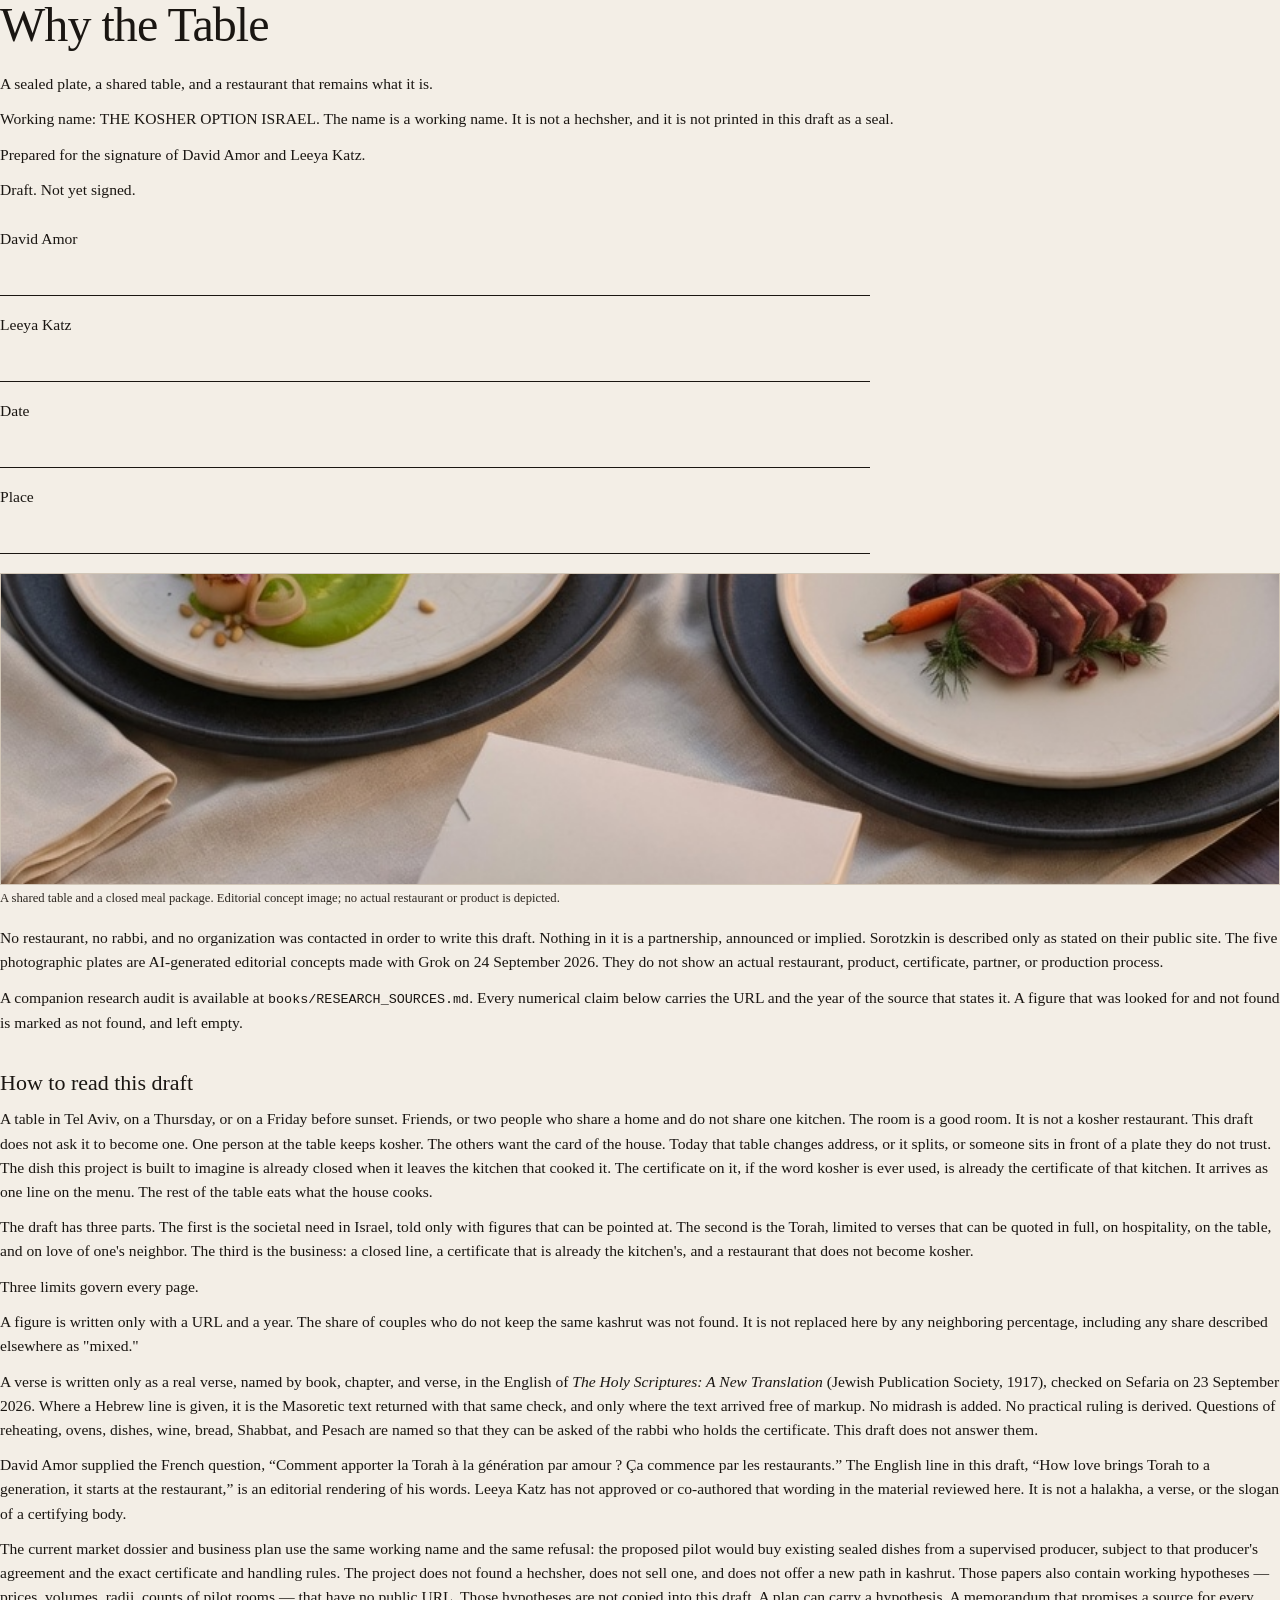
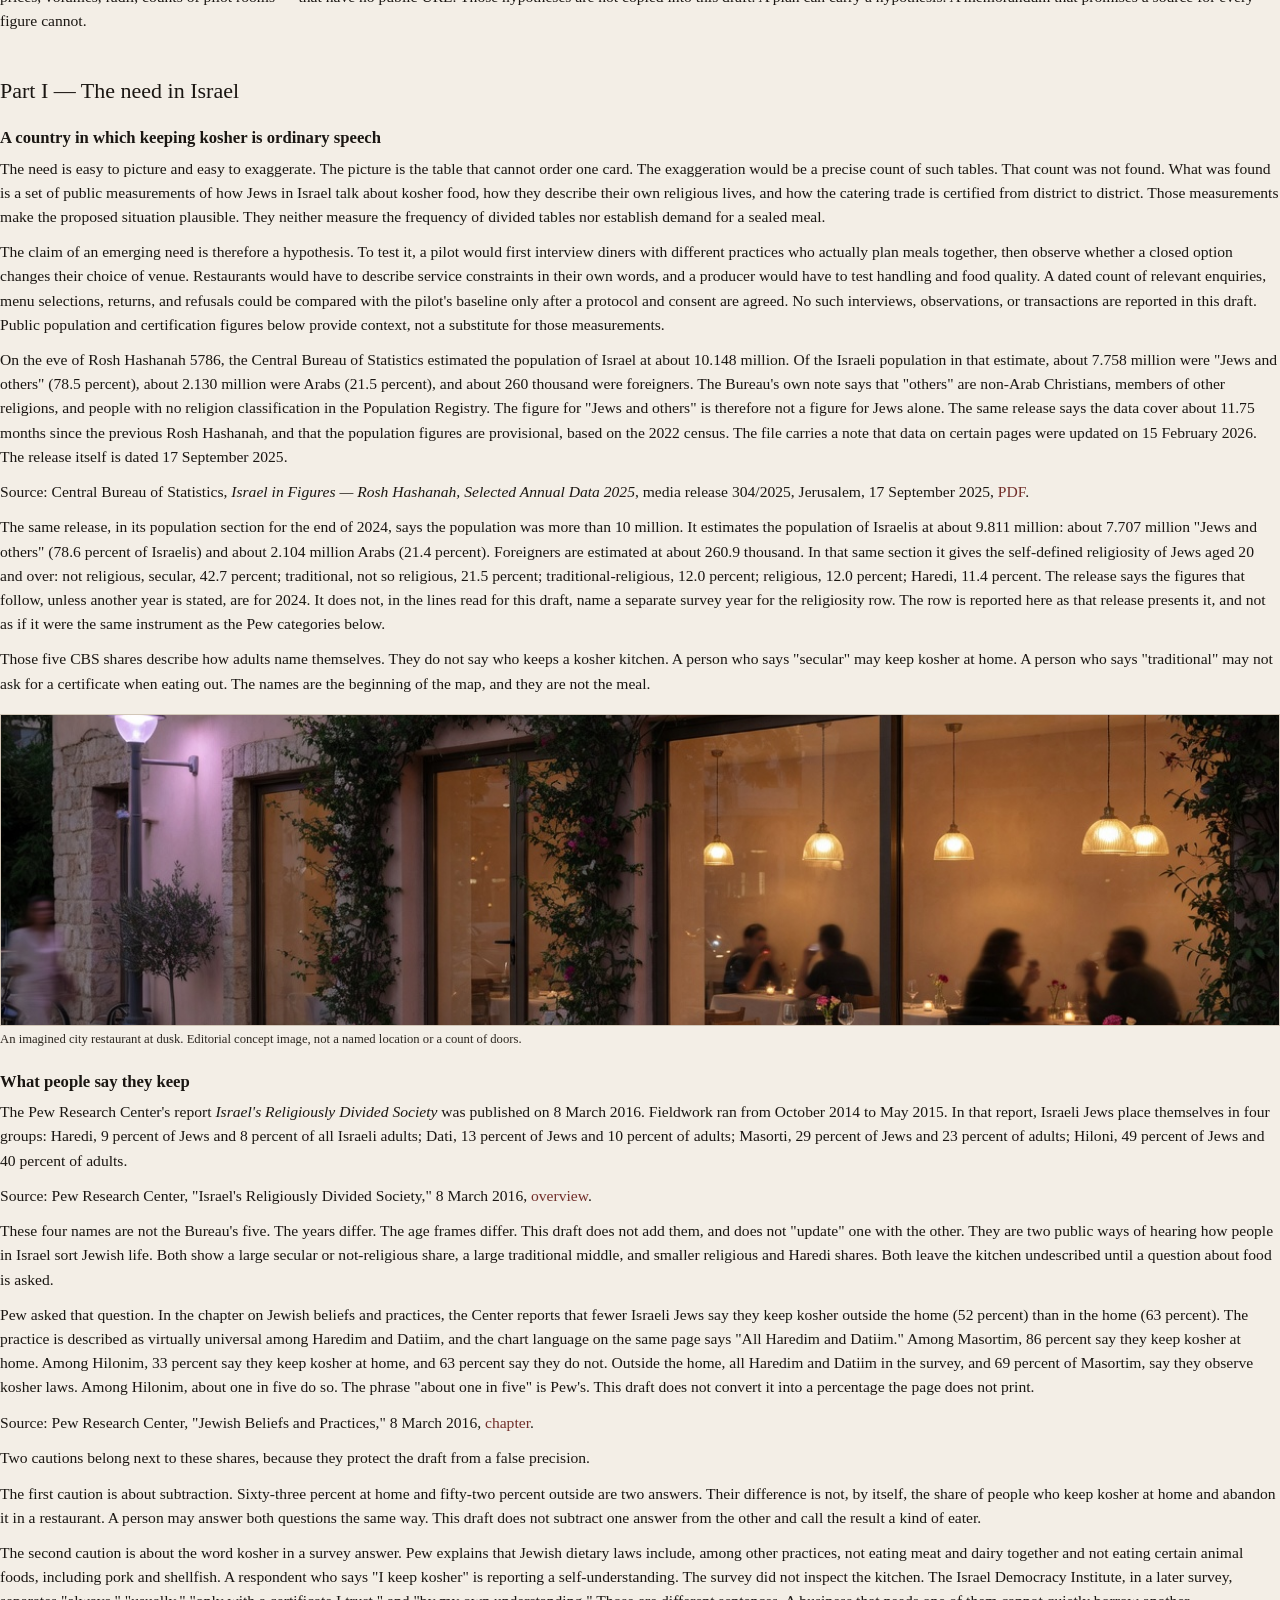
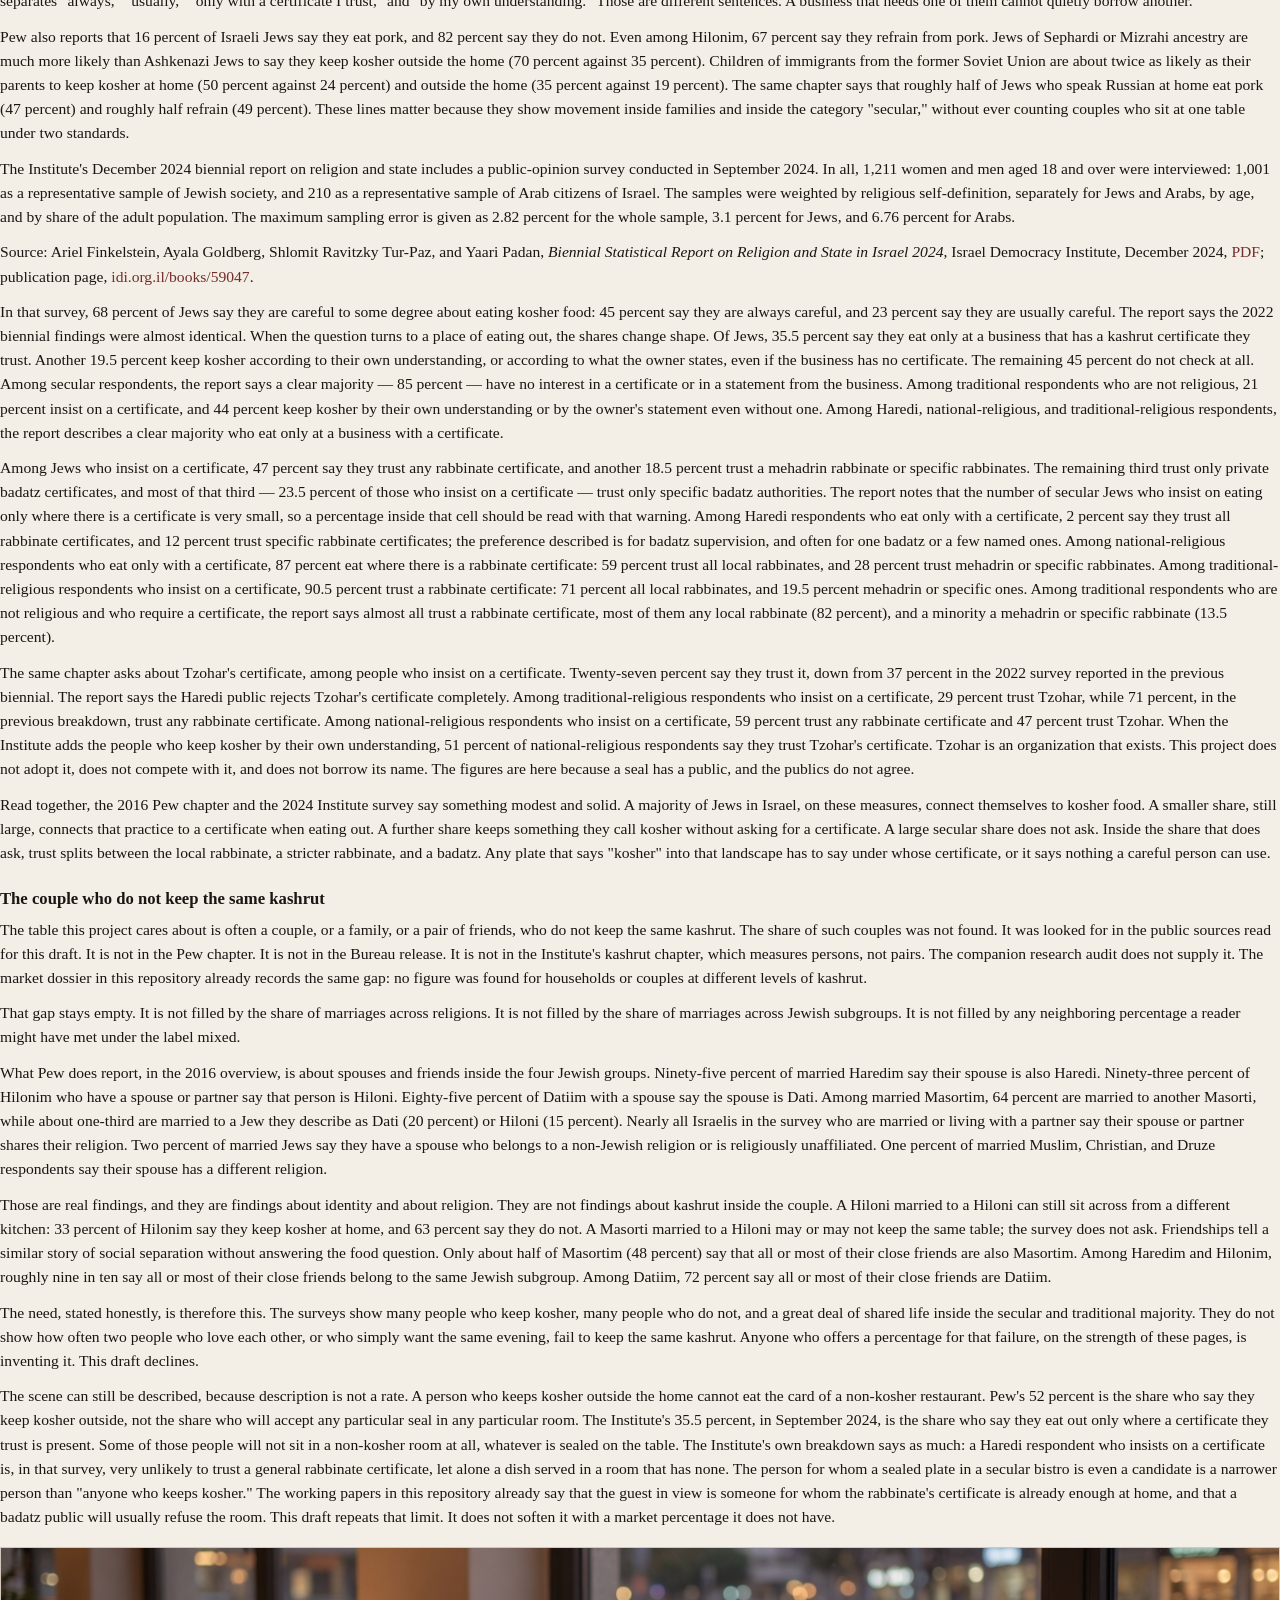
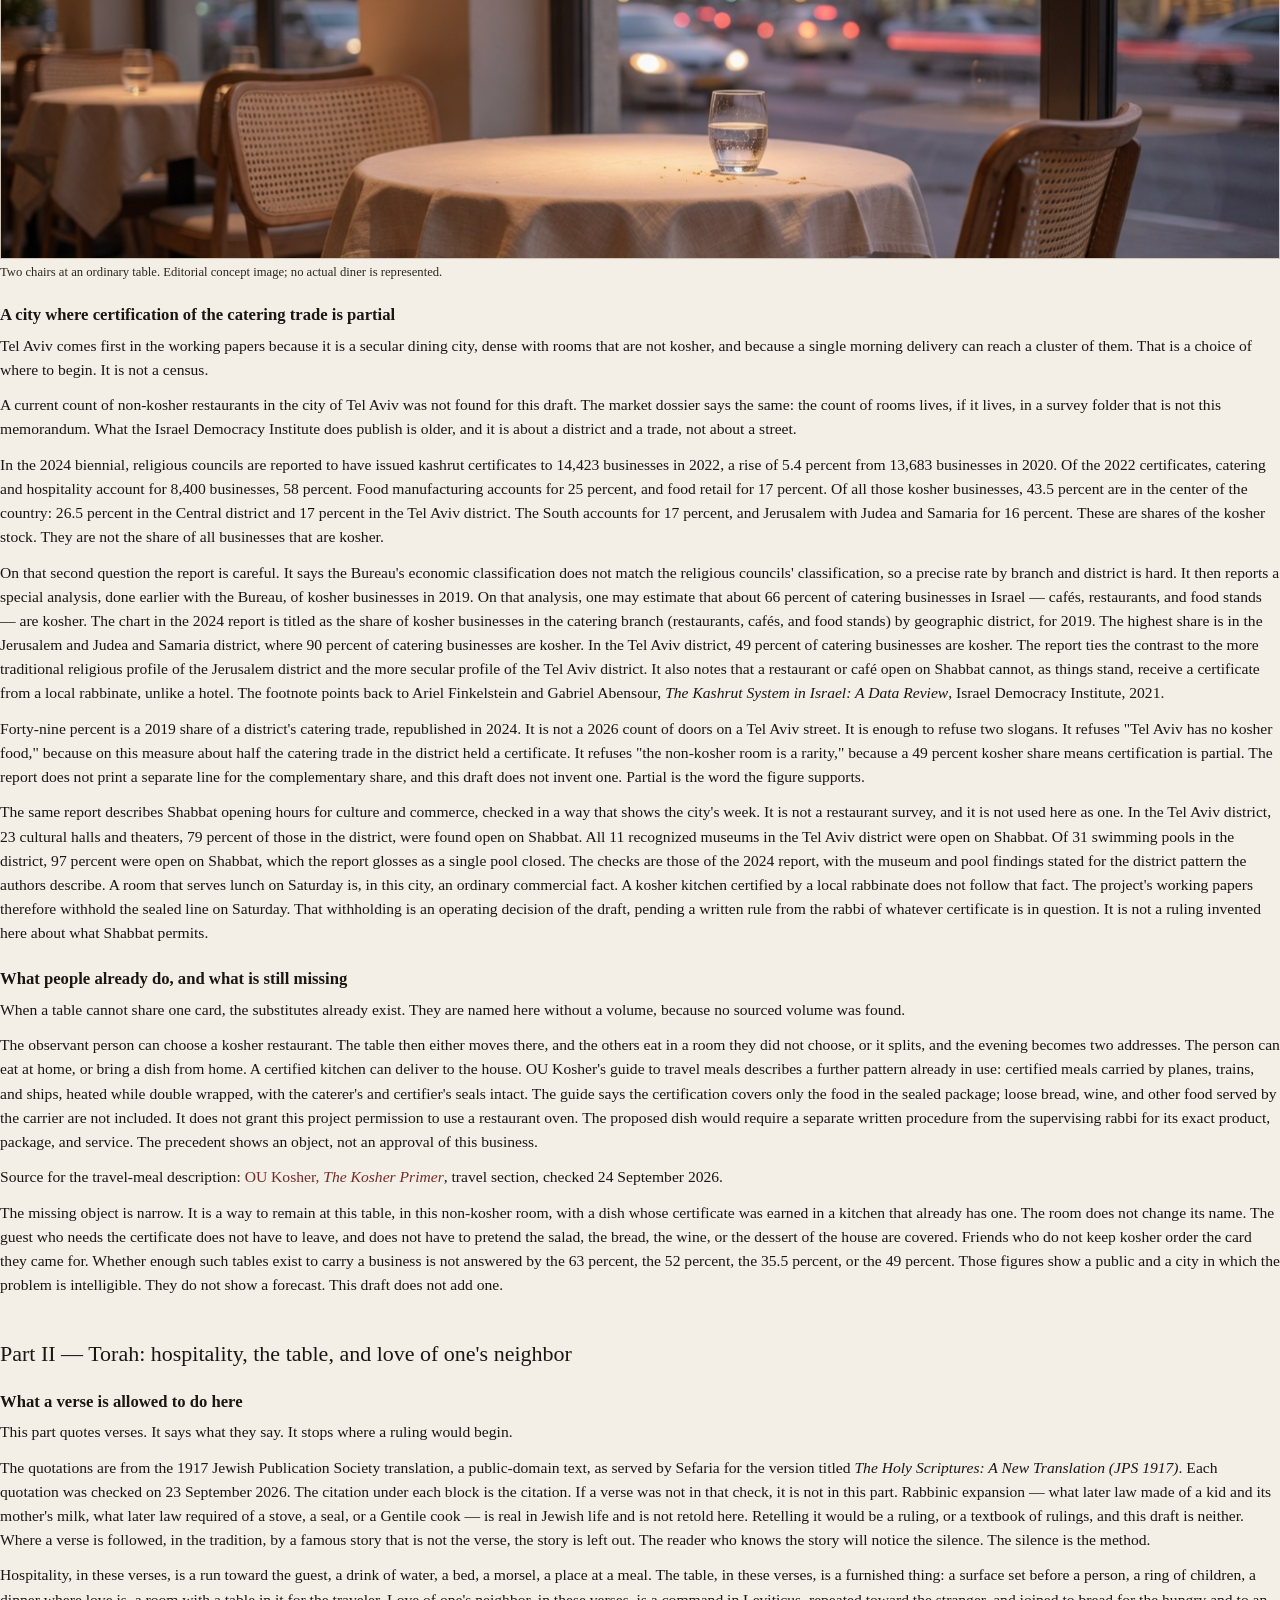
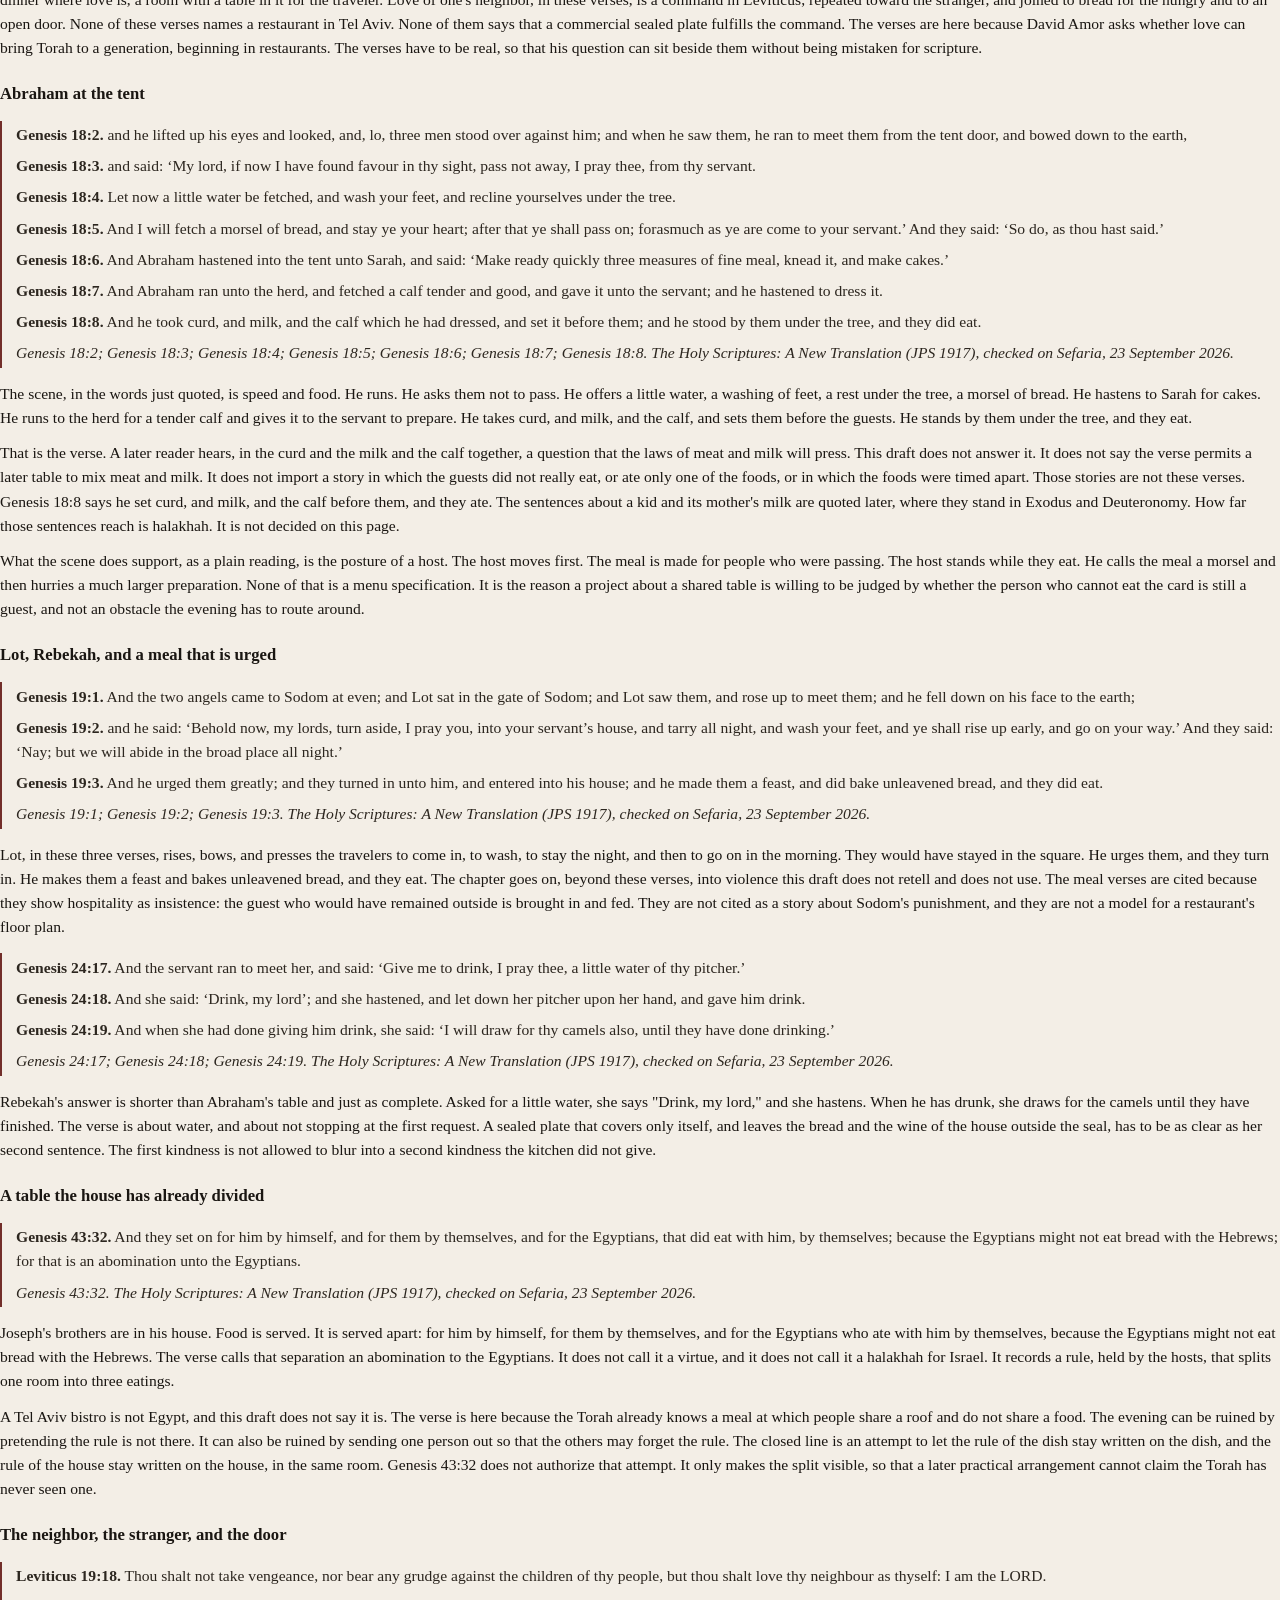
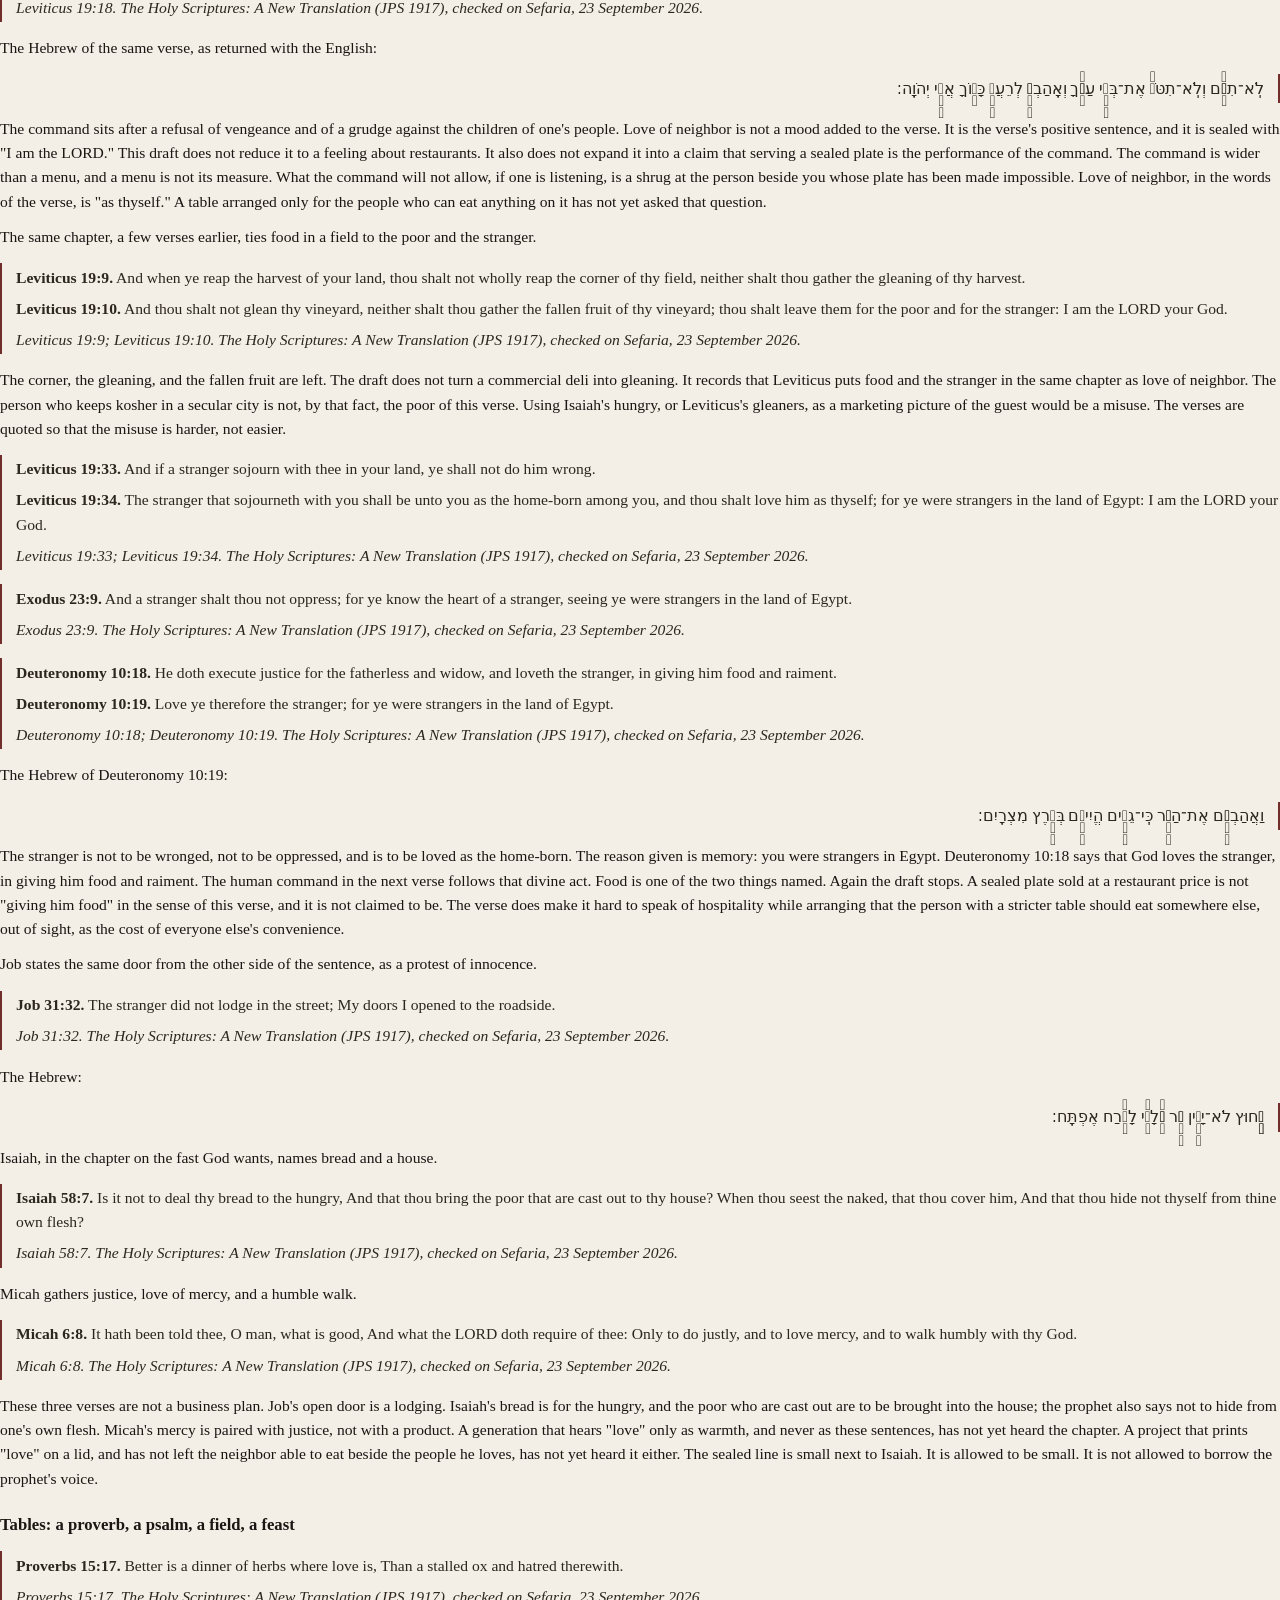
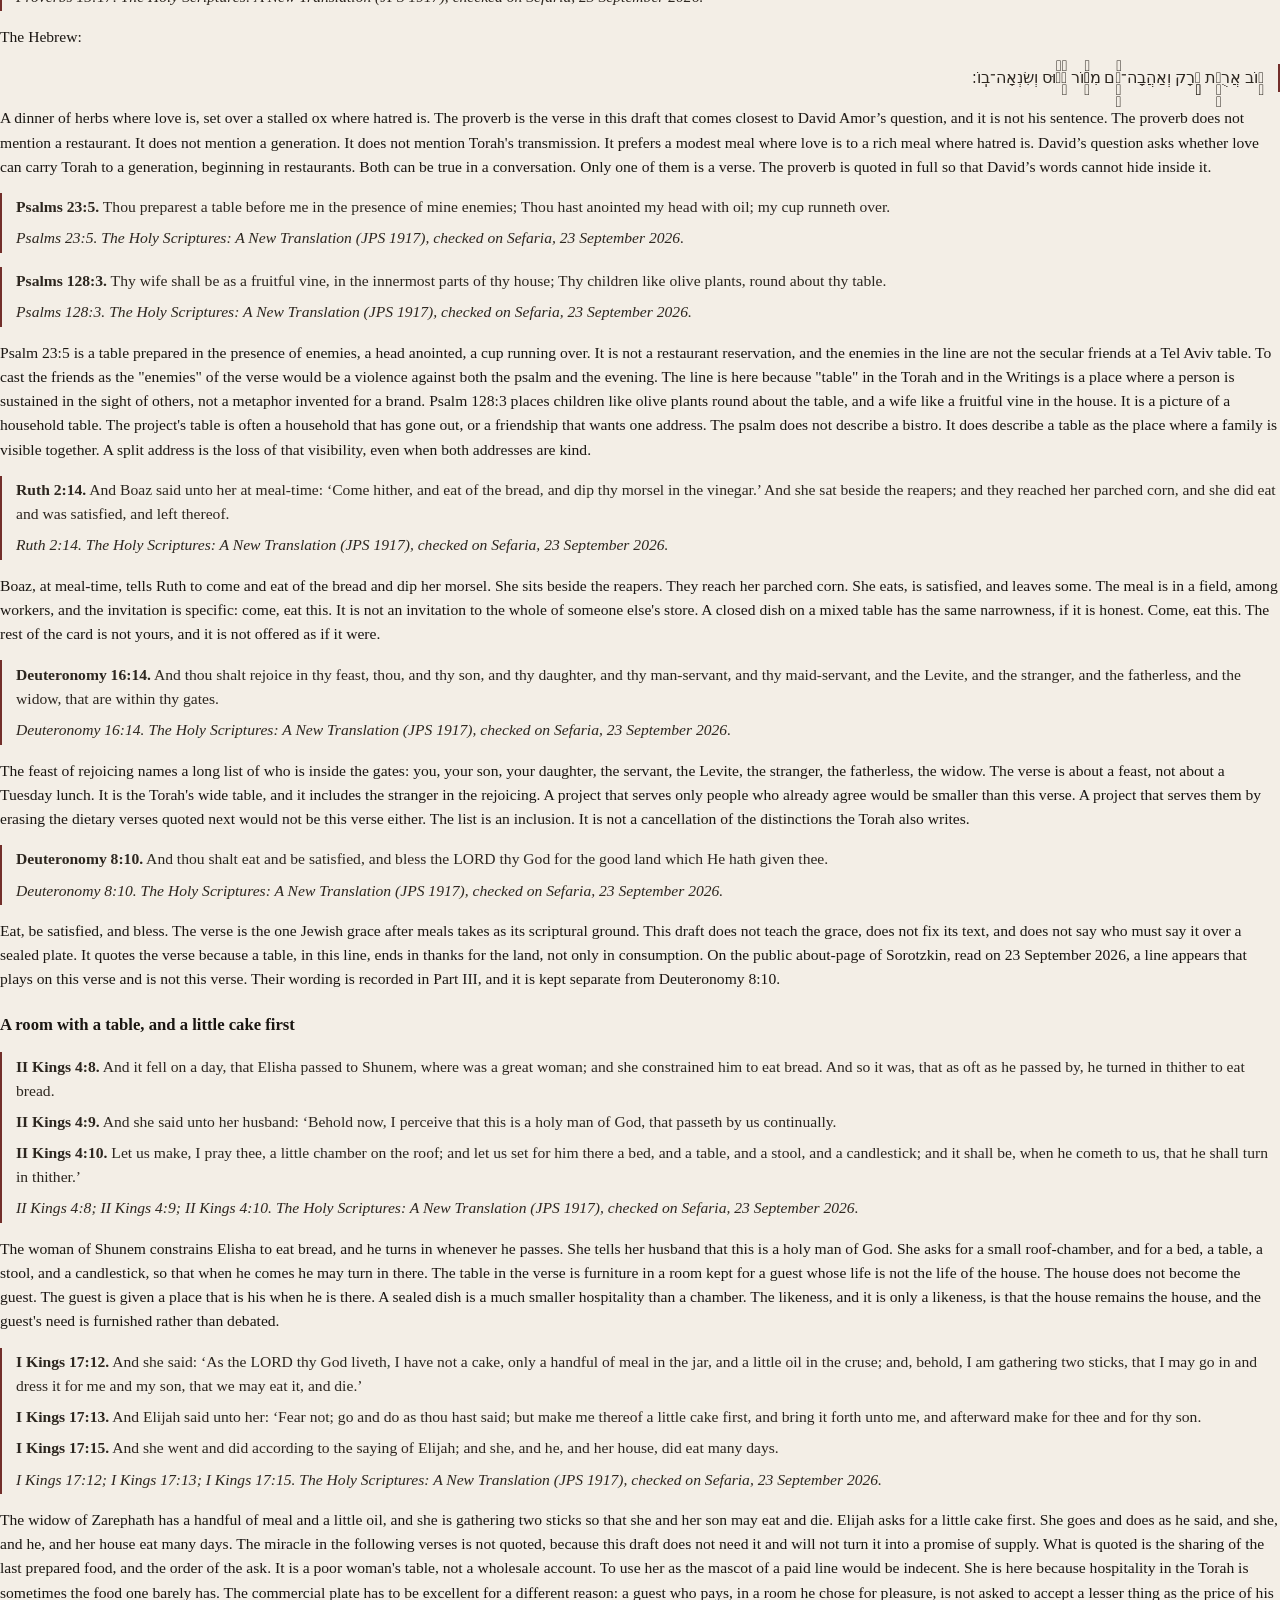
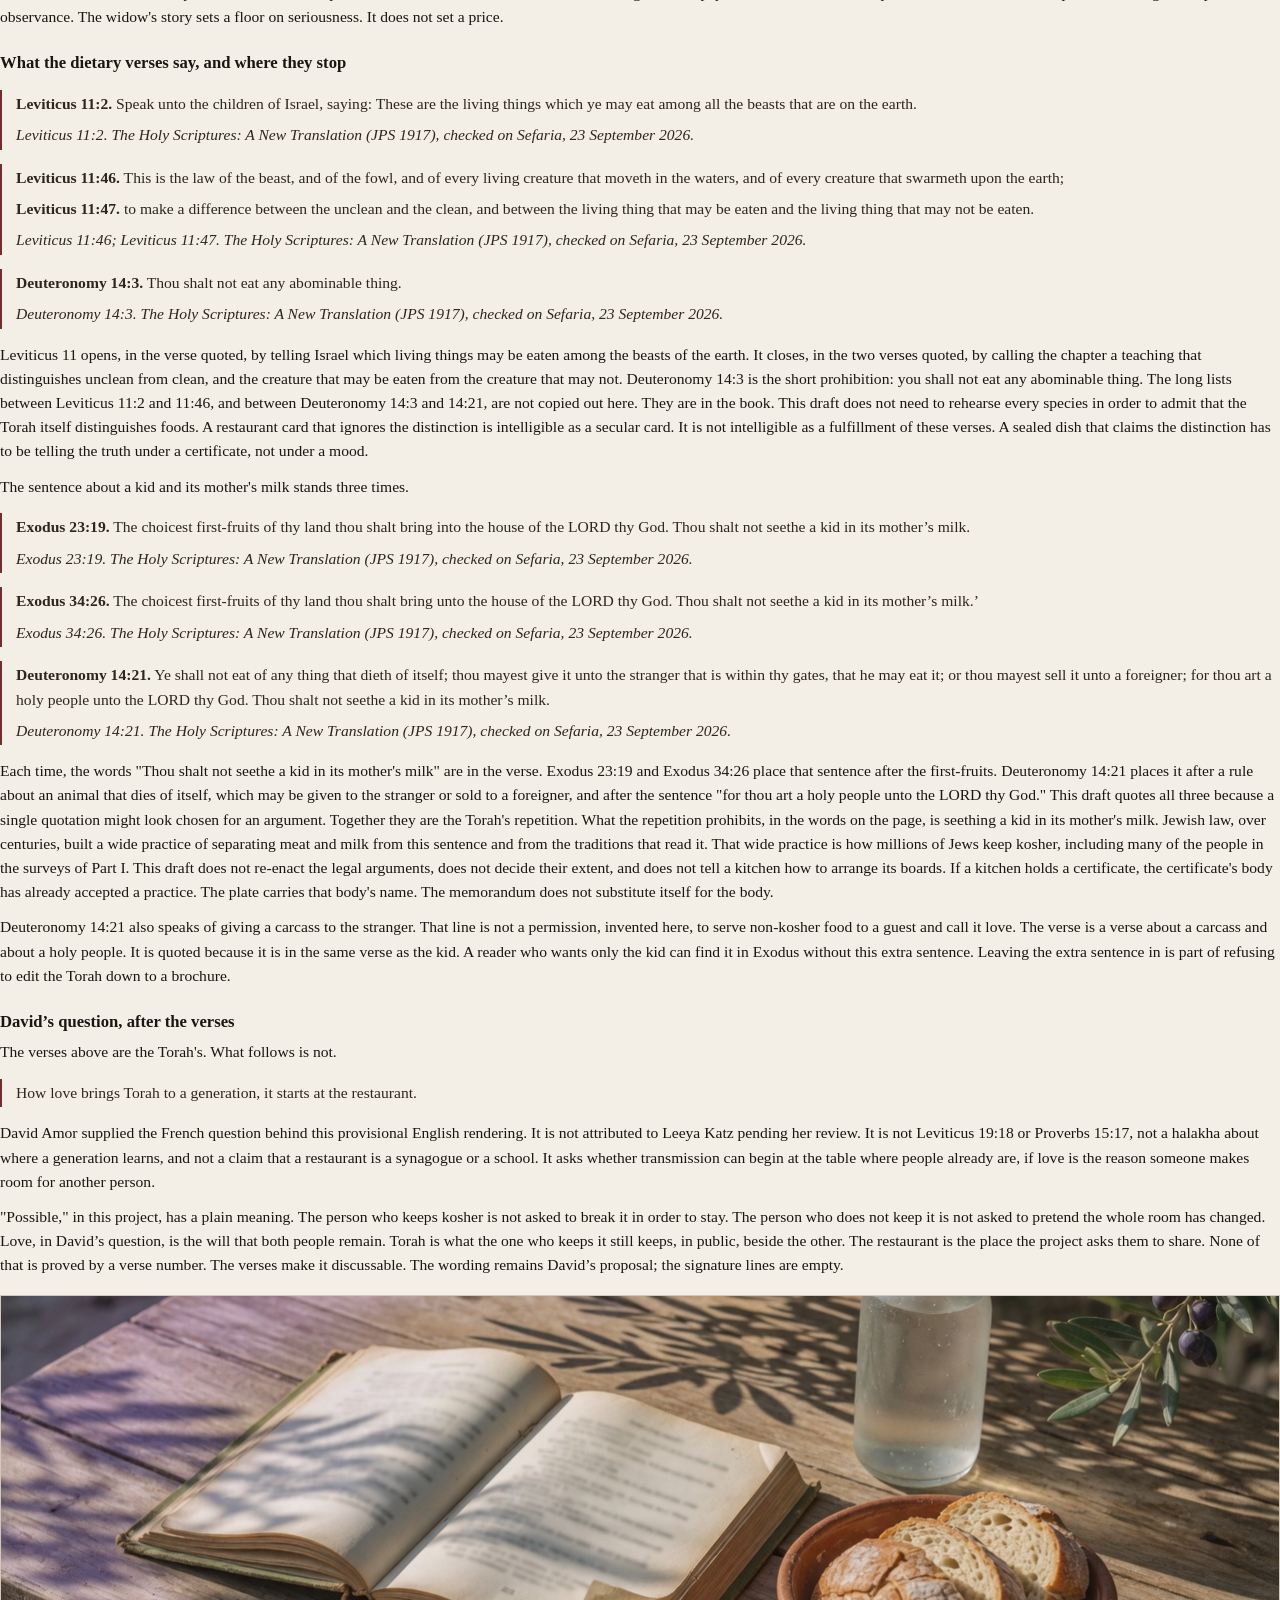
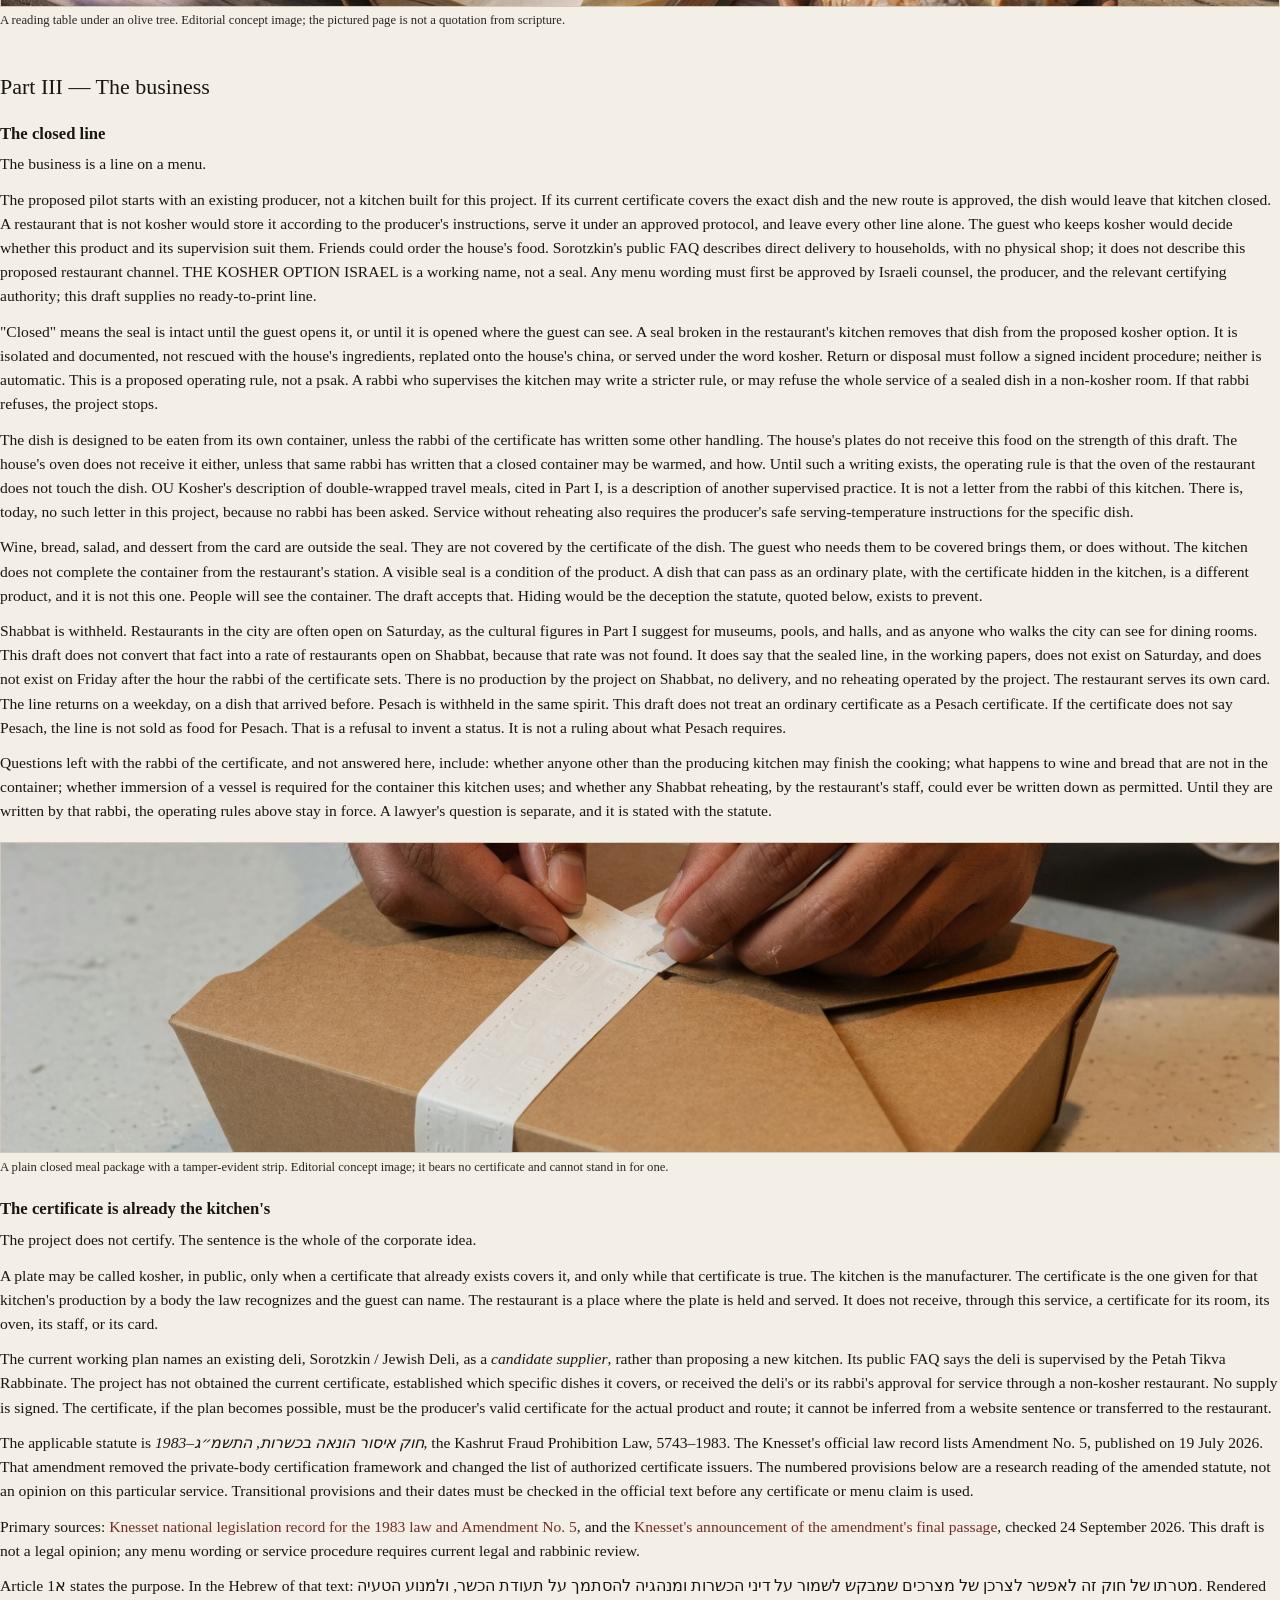
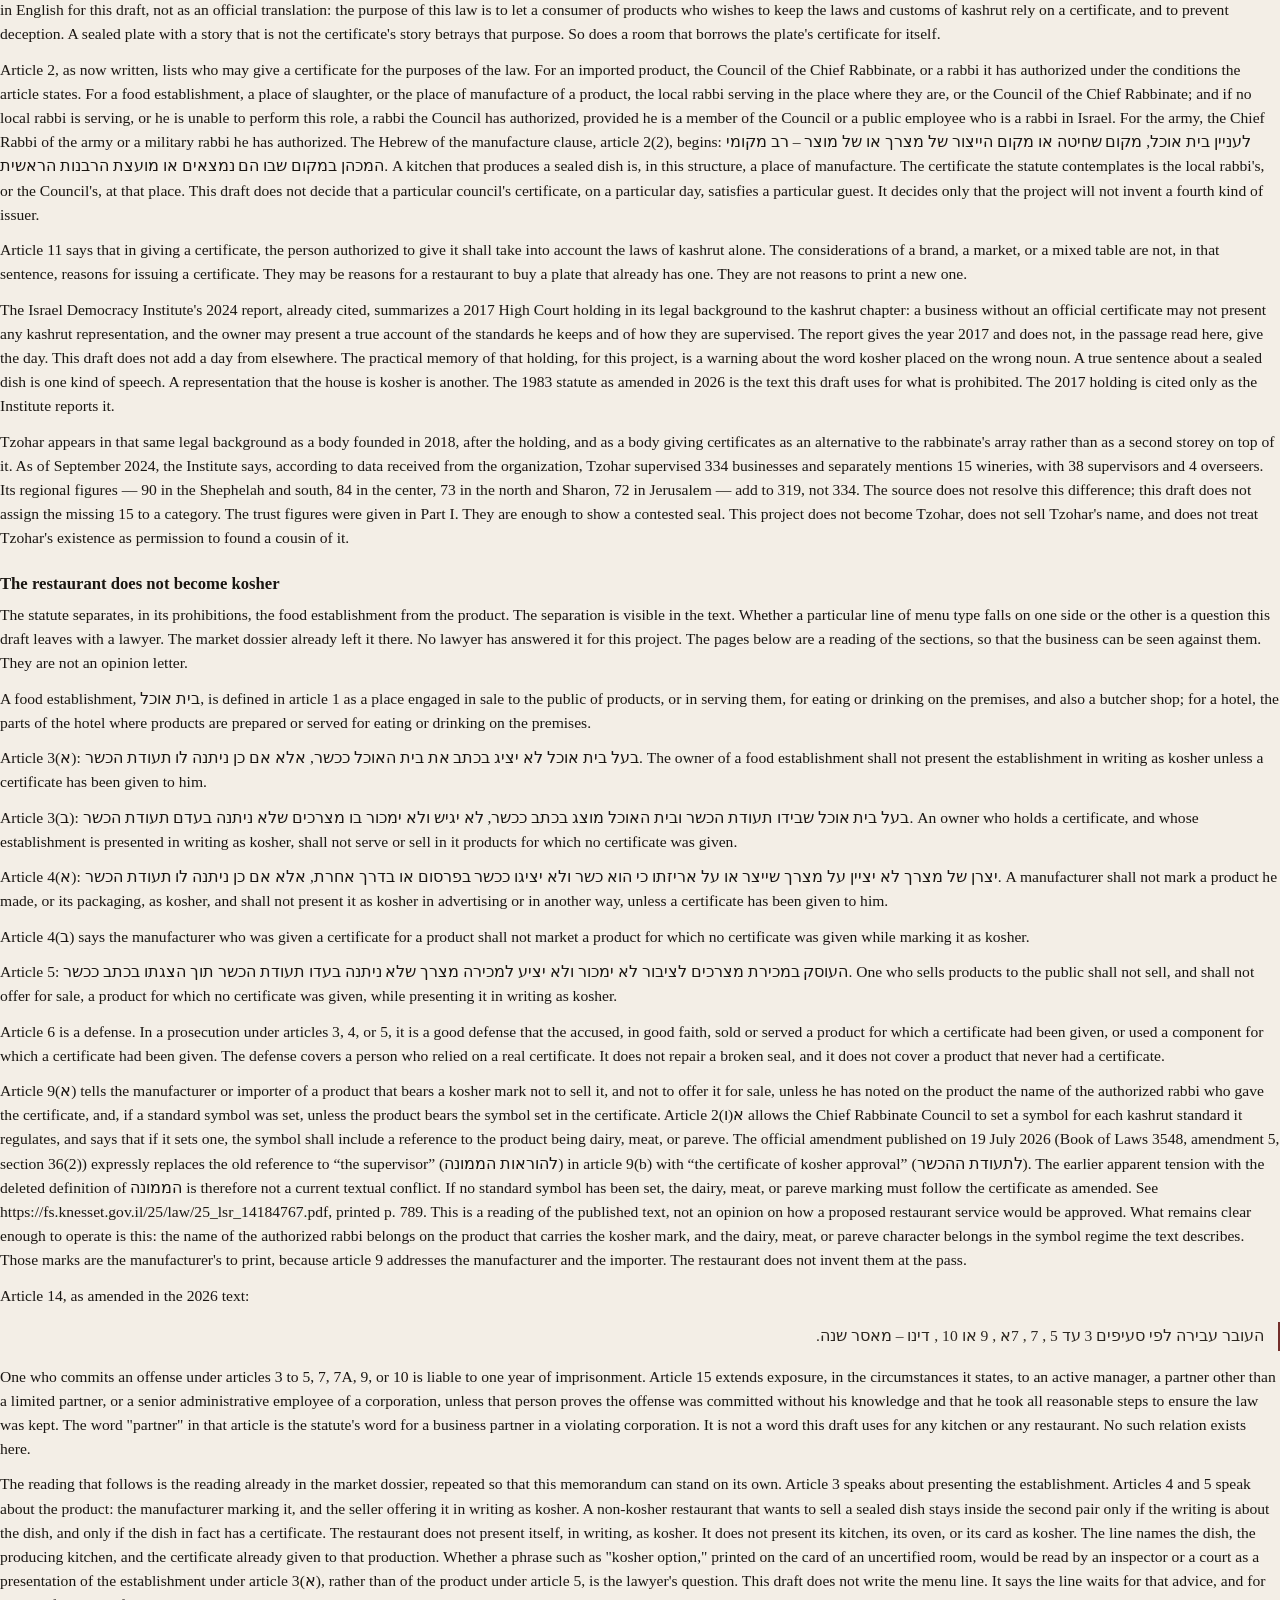
<file: books/why-the-table/v2/book.html>
<!DOCTYPE html>
<html lang="en">
<head>
<meta charset="utf-8">
<title>Why the Table — draft</title>
<link rel="icon" type="image/svg+xml" href="../../../site/favicon.svg">
<style>

@page {
  size: A4;
  margin: 20mm 18mm 22mm 18mm;
  @bottom-center {
    content: counter(page);
    font-family: "Liberation Serif", serif;
    font-size: 10pt;
    color: #722e2a;
  }
}
@page:first {
  margin-top: 16mm;
  @bottom-center { content: none; }
}
html { background: #f3eee6; }
body {
  font-family: "Liberation Serif", "Noto Serif Hebrew", serif;
  color: #1a1612;
  font-size: 11.7pt;
  line-height: 1.55;
  margin: 0;
  hyphens: auto;
}
h1 {
  font-weight: 500;
  font-size: 36pt;
  line-height: 1.05;
  letter-spacing: -0.02em;
  margin: 0 0 0.45em;
  page-break-before: avoid;
}
h2 {
  font-weight: 500;
  font-size: 16.5pt;
  line-height: 1.2;
  margin: 1.6em 0 0.5em;
  page-break-after: avoid;
  color: #1a1612;
}
h2.part, body > h2:nth-of-type(n) { }
h3 {
  font-weight: 600;
  font-size: 12.5pt;
  margin: 1.25em 0 0.35em;
  page-break-after: avoid;
}
p { margin: 0 0 0.72em; orphans: 3; widows: 3; }
a { color: #722e2a; text-decoration: none; }
blockquote {
  break-inside: avoid;
  margin: 0.9em 0 0.9em 0;
  padding: 0.15em 0 0.15em 0.9em;
  border-left: 1.5pt solid #722e2a;
  color: #2c261f;
}
blockquote p { margin: 0 0 0.45em; }
blockquote p:last-child { margin: 0; }
.he, blockquote.he {
  font-family: "Noto Serif Hebrew", serif;
  direction: rtl;
  text-align: right;
  border-left: 0;
  border-right: 1.5pt solid #722e2a;
  padding: 0.15em 0.9em 0.15em 0;
}
ol, ul { margin: 0.2em 0 0.9em 1.1em; padding: 0; }
li { margin: 0 0 0.2em; }
code { font-family: "Liberation Mono", monospace; font-size: 0.86em; }
.sign-block {
  margin: 1.6em 0 1.2em;
  page-break-inside: avoid;
}
.sign-block p, .sign-name { margin: 1.1em 0 0.15em; }
.sign-line {
  border-bottom: 0.6pt solid #1a1612;
  height: 1.7em;
  width: 68%;
  margin: 0 0 0.2em;
}
figure.plate {
  margin: 1.15em 0 1.25em;
  page-break-inside: avoid;
}
.frame {
  border: 0.8pt solid #d2c7b8;
  background: transparent;
  min-height: 48mm;
  display: block;
}
.frame img { width: 100%; height: 82mm; object-fit: cover; display: block; }
.empty { min-height: 48mm; }
figcaption {
  font-size: 9.5pt;
  line-height: 1.35;
  color: #2c261f;
  margin-top: 0.4em;
}
.slot {
  color: #722e2a;
  letter-spacing: 0.04em;
  font-variant: small-caps;
}
.close { margin-top: 1.5em; }
h2.part { page-break-before: auto; margin-top: 2em; }
h2.verse-index { page-break-before: always; }
h2.verse-index + p + ol { columns: 2; column-gap: 2em; }
h2 { break-after: avoid; }

</style>
</head>
<body>
<h1>Why the Table</h1>
<p>A sealed plate, a shared table, and a restaurant that remains what it is.</p>
<p>Working name: THE KOSHER OPTION ISRAEL. The name is a working name. It is not a hechsher, and it is not printed in this draft as a seal.</p>
<p>Prepared for the signature of David Amor and Leeya Katz.</p>
<p>Draft. Not yet signed.</p>
<div class="sign-block">
<p>David Amor</p>
<p class="sign-line"></p>
<p>Leeya Katz</p>
<p class="sign-line"></p>
<p>Date</p>
<p class="sign-line"></p>
<p>Place</p>
<p class="sign-line"></p>
</div>
<figure class="plate" data-slot="images/01-table.jpg">
  <div class="frame"><img src="images/01-table.jpg" alt=""></div>
  <figcaption>A shared table and a closed meal package. Editorial concept image; no actual restaurant or product is depicted.</figcaption>
</figure>

<p>No restaurant, no rabbi, and no organization was contacted in order to write this draft. Nothing in it is a partnership, announced or implied. Sorotzkin is described only as stated on their public site. The five photographic plates are AI-generated editorial concepts made with Grok on 24 September 2026. They do not show an actual restaurant, product, certificate, partner, or production process.</p>
<p>A companion research audit is available at <code>books/RESEARCH_SOURCES.md</code>. Every numerical claim below carries the URL and the year of the source that states it. A figure that was looked for and not found is marked as not found, and left empty.</p>
<h2>How to read this draft</h2>
<p>A table in Tel Aviv, on a Thursday, or on a Friday before sunset. Friends, or two people who share a home and do not share one kitchen. The room is a good room. It is not a kosher restaurant. This draft does not ask it to become one. One person at the table keeps kosher. The others want the card of the house. Today that table changes address, or it splits, or someone sits in front of a plate they do not trust. The dish this project is built to imagine is already closed when it leaves the kitchen that cooked it. The certificate on it, if the word kosher is ever used, is already the certificate of that kitchen. It arrives as one line on the menu. The rest of the table eats what the house cooks.</p>
<p>The draft has three parts. The first is the societal need in Israel, told only with figures that can be pointed at. The second is the Torah, limited to verses that can be quoted in full, on hospitality, on the table, and on love of one&#x27;s neighbor. The third is the business: a closed line, a certificate that is already the kitchen&#x27;s, and a restaurant that does not become kosher.</p>
<p>Three limits govern every page.</p>
<p>A figure is written only with a URL and a year. The share of couples who do not keep the same kashrut was not found. It is not replaced here by any neighboring percentage, including any share described elsewhere as &quot;mixed.&quot;</p>
<p>A verse is written only as a real verse, named by book, chapter, and verse, in the English of <em>The Holy Scriptures: A New Translation</em> (Jewish Publication Society, 1917), checked on Sefaria on 23 September 2026. Where a Hebrew line is given, it is the Masoretic text returned with that same check, and only where the text arrived free of markup. No midrash is added. No practical ruling is derived. Questions of reheating, ovens, dishes, wine, bread, Shabbat, and Pesach are named so that they can be asked of the rabbi who holds the certificate. This draft does not answer them.</p>
<p>David Amor supplied the French question, “Comment apporter la Torah à la génération par amour ? Ça commence par les restaurants.” The English line in this draft, “How love brings Torah to a generation, it starts at the restaurant,” is an editorial rendering of his words. Leeya Katz has not approved or co-authored that wording in the material reviewed here. It is not a halakha, a verse, or the slogan of a certifying body.</p>
<p>The current market dossier and business plan use the same working name and the same refusal: the proposed pilot would buy existing sealed dishes from a supervised producer, subject to that producer&#x27;s agreement and the exact certificate and handling rules. The project does not found a hechsher, does not sell one, and does not offer a new path in kashrut. Those papers also contain working hypotheses — prices, volumes, radii, counts of pilot rooms — that have no public URL. Those hypotheses are not copied into this draft. A plan can carry a hypothesis. A memorandum that promises a source for every figure cannot.</p>
<h2 class="part">Part I — The need in Israel</h2>
<h3>A country in which keeping kosher is ordinary speech</h3>
<p>The need is easy to picture and easy to exaggerate. The picture is the table that cannot order one card. The exaggeration would be a precise count of such tables. That count was not found. What was found is a set of public measurements of how Jews in Israel talk about kosher food, how they describe their own religious lives, and how the catering trade is certified from district to district. Those measurements make the proposed situation plausible. They neither measure the frequency of divided tables nor establish demand for a sealed meal.</p>
<p>The claim of an emerging need is therefore a hypothesis. To test it, a pilot would first interview diners with different practices who actually plan meals together, then observe whether a closed option changes their choice of venue. Restaurants would have to describe service constraints in their own words, and a producer would have to test handling and food quality. A dated count of relevant enquiries, menu selections, returns, and refusals could be compared with the pilot&#x27;s baseline only after a protocol and consent are agreed. No such interviews, observations, or transactions are reported in this draft. Public population and certification figures below provide context, not a substitute for those measurements.</p>
<p>On the eve of Rosh Hashanah 5786, the Central Bureau of Statistics estimated the population of Israel at about 10.148 million. Of the Israeli population in that estimate, about 7.758 million were &quot;Jews and others&quot; (78.5 percent), about 2.130 million were Arabs (21.5 percent), and about 260 thousand were foreigners. The Bureau&#x27;s own note says that &quot;others&quot; are non-Arab Christians, members of other religions, and people with no religion classification in the Population Registry. The figure for &quot;Jews and others&quot; is therefore not a figure for Jews alone. The same release says the data cover about 11.75 months since the previous Rosh Hashanah, and that the population figures are provisional, based on the 2022 census. The file carries a note that data on certain pages were updated on 15 February 2026. The release itself is dated 17 September 2025.</p>
<p>Source: Central Bureau of Statistics, <em>Israel in Figures — Rosh Hashanah, Selected Annual Data 2025</em>, media release 304/2025, Jerusalem, 17 September 2025, <a href="https://www.cbs.gov.il/he/mediarelease/DocLib/2025/304/11_25_304b.pdf">PDF</a>.</p>
<p>The same release, in its population section for the end of 2024, says the population was more than 10 million. It estimates the population of Israelis at about 9.811 million: about 7.707 million &quot;Jews and others&quot; (78.6 percent of Israelis) and about 2.104 million Arabs (21.4 percent). Foreigners are estimated at about 260.9 thousand. In that same section it gives the self-defined religiosity of Jews aged 20 and over: not religious, secular, 42.7 percent; traditional, not so religious, 21.5 percent; traditional-religious, 12.0 percent; religious, 12.0 percent; Haredi, 11.4 percent. The release says the figures that follow, unless another year is stated, are for 2024. It does not, in the lines read for this draft, name a separate survey year for the religiosity row. The row is reported here as that release presents it, and not as if it were the same instrument as the Pew categories below.</p>
<p>Those five CBS shares describe how adults name themselves. They do not say who keeps a kosher kitchen. A person who says &quot;secular&quot; may keep kosher at home. A person who says &quot;traditional&quot; may not ask for a certificate when eating out. The names are the beginning of the map, and they are not the meal.</p>
<figure class="plate" data-slot="images/02-street.jpg">
  <div class="frame"><img src="images/02-street.jpg" alt=""></div>
  <figcaption>An imagined city restaurant at dusk. Editorial concept image, not a named location or a count of doors.</figcaption>
</figure>

<h3>What people say they keep</h3>
<p>The Pew Research Center&#x27;s report <em>Israel&#x27;s Religiously Divided Society</em> was published on 8 March 2016. Fieldwork ran from October 2014 to May 2015. In that report, Israeli Jews place themselves in four groups: Haredi, 9 percent of Jews and 8 percent of all Israeli adults; Dati, 13 percent of Jews and 10 percent of adults; Masorti, 29 percent of Jews and 23 percent of adults; Hiloni, 49 percent of Jews and 40 percent of adults.</p>
<p>Source: Pew Research Center, &quot;Israel&#x27;s Religiously Divided Society,&quot; 8 March 2016, <a href="https://www.pewresearch.org/religion/2016/03/08/israels-religiously-divided-society/">overview</a>.</p>
<p>These four names are not the Bureau&#x27;s five. The years differ. The age frames differ. This draft does not add them, and does not &quot;update&quot; one with the other. They are two public ways of hearing how people in Israel sort Jewish life. Both show a large secular or not-religious share, a large traditional middle, and smaller religious and Haredi shares. Both leave the kitchen undescribed until a question about food is asked.</p>
<p>Pew asked that question. In the chapter on Jewish beliefs and practices, the Center reports that fewer Israeli Jews say they keep kosher outside the home (52 percent) than in the home (63 percent). The practice is described as virtually universal among Haredim and Datiim, and the chart language on the same page says &quot;All Haredim and Datiim.&quot; Among Masortim, 86 percent say they keep kosher at home. Among Hilonim, 33 percent say they keep kosher at home, and 63 percent say they do not. Outside the home, all Haredim and Datiim in the survey, and 69 percent of Masortim, say they observe kosher laws. Among Hilonim, about one in five do so. The phrase &quot;about one in five&quot; is Pew&#x27;s. This draft does not convert it into a percentage the page does not print.</p>
<p>Source: Pew Research Center, &quot;Jewish Beliefs and Practices,&quot; 8 March 2016, <a href="https://www.pewresearch.org/religion/2016/03/08/jewish-beliefs-and-practices/">chapter</a>.</p>
<p>Two cautions belong next to these shares, because they protect the draft from a false precision.</p>
<p>The first caution is about subtraction. Sixty-three percent at home and fifty-two percent outside are two answers. Their difference is not, by itself, the share of people who keep kosher at home and abandon it in a restaurant. A person may answer both questions the same way. This draft does not subtract one answer from the other and call the result a kind of eater.</p>
<p>The second caution is about the word kosher in a survey answer. Pew explains that Jewish dietary laws include, among other practices, not eating meat and dairy together and not eating certain animal foods, including pork and shellfish. A respondent who says &quot;I keep kosher&quot; is reporting a self-understanding. The survey did not inspect the kitchen. The Israel Democracy Institute, in a later survey, separates &quot;always,&quot; &quot;usually,&quot; &quot;only with a certificate I trust,&quot; and &quot;by my own understanding.&quot; Those are different sentences. A business that needs one of them cannot quietly borrow another.</p>
<p>Pew also reports that 16 percent of Israeli Jews say they eat pork, and 82 percent say they do not. Even among Hilonim, 67 percent say they refrain from pork. Jews of Sephardi or Mizrahi ancestry are much more likely than Ashkenazi Jews to say they keep kosher outside the home (70 percent against 35 percent). Children of immigrants from the former Soviet Union are about twice as likely as their parents to keep kosher at home (50 percent against 24 percent) and outside the home (35 percent against 19 percent). The same chapter says that roughly half of Jews who speak Russian at home eat pork (47 percent) and roughly half refrain (49 percent). These lines matter because they show movement inside families and inside the category &quot;secular,&quot; without ever counting couples who sit at one table under two standards.</p>
<p>The Institute&#x27;s December 2024 biennial report on religion and state includes a public-opinion survey conducted in September 2024. In all, 1,211 women and men aged 18 and over were interviewed: 1,001 as a representative sample of Jewish society, and 210 as a representative sample of Arab citizens of Israel. The samples were weighted by religious self-definition, separately for Jews and Arabs, by age, and by share of the adult population. The maximum sampling error is given as 2.82 percent for the whole sample, 3.1 percent for Jews, and 6.76 percent for Arabs.</p>
<p>Source: Ariel Finkelstein, Ayala Goldberg, Shlomit Ravitzky Tur-Paz, and Yaari Padan, <em>Biennial Statistical Report on Religion and State in Israel 2024</em>, Israel Democracy Institute, December 2024, <a href="https://www.idi.org.il/media/30437/biennial-statistical-report-on-religion-and-state-in-israel-2024.pdf">PDF</a>; publication page, <a href="https://www.idi.org.il/books/59047">idi.org.il/books/59047</a>.</p>
<p>In that survey, 68 percent of Jews say they are careful to some degree about eating kosher food: 45 percent say they are always careful, and 23 percent say they are usually careful. The report says the 2022 biennial findings were almost identical. When the question turns to a place of eating out, the shares change shape. Of Jews, 35.5 percent say they eat only at a business that has a kashrut certificate they trust. Another 19.5 percent keep kosher according to their own understanding, or according to what the owner states, even if the business has no certificate. The remaining 45 percent do not check at all. Among secular respondents, the report says a clear majority — 85 percent — have no interest in a certificate or in a statement from the business. Among traditional respondents who are not religious, 21 percent insist on a certificate, and 44 percent keep kosher by their own understanding or by the owner&#x27;s statement even without one. Among Haredi, national-religious, and traditional-religious respondents, the report describes a clear majority who eat only at a business with a certificate.</p>
<p>Among Jews who insist on a certificate, 47 percent say they trust any rabbinate certificate, and another 18.5 percent trust a mehadrin rabbinate or specific rabbinates. The remaining third trust only private badatz certificates, and most of that third — 23.5 percent of those who insist on a certificate — trust only specific badatz authorities. The report notes that the number of secular Jews who insist on eating only where there is a certificate is very small, so a percentage inside that cell should be read with that warning. Among Haredi respondents who eat only with a certificate, 2 percent say they trust all rabbinate certificates, and 12 percent trust specific rabbinate certificates; the preference described is for badatz supervision, and often for one badatz or a few named ones. Among national-religious respondents who eat only with a certificate, 87 percent eat where there is a rabbinate certificate: 59 percent trust all local rabbinates, and 28 percent trust mehadrin or specific rabbinates. Among traditional-religious respondents who insist on a certificate, 90.5 percent trust a rabbinate certificate: 71 percent all local rabbinates, and 19.5 percent mehadrin or specific ones. Among traditional respondents who are not religious and who require a certificate, the report says almost all trust a rabbinate certificate, most of them any local rabbinate (82 percent), and a minority a mehadrin or specific rabbinate (13.5 percent).</p>
<p>The same chapter asks about Tzohar&#x27;s certificate, among people who insist on a certificate. Twenty-seven percent say they trust it, down from 37 percent in the 2022 survey reported in the previous biennial. The report says the Haredi public rejects Tzohar&#x27;s certificate completely. Among traditional-religious respondents who insist on a certificate, 29 percent trust Tzohar, while 71 percent, in the previous breakdown, trust any rabbinate certificate. Among national-religious respondents who insist on a certificate, 59 percent trust any rabbinate certificate and 47 percent trust Tzohar. When the Institute adds the people who keep kosher by their own understanding, 51 percent of national-religious respondents say they trust Tzohar&#x27;s certificate. Tzohar is an organization that exists. This project does not adopt it, does not compete with it, and does not borrow its name. The figures are here because a seal has a public, and the publics do not agree.</p>
<p>Read together, the 2016 Pew chapter and the 2024 Institute survey say something modest and solid. A majority of Jews in Israel, on these measures, connect themselves to kosher food. A smaller share, still large, connects that practice to a certificate when eating out. A further share keeps something they call kosher without asking for a certificate. A large secular share does not ask. Inside the share that does ask, trust splits between the local rabbinate, a stricter rabbinate, and a badatz. Any plate that says &quot;kosher&quot; into that landscape has to say under whose certificate, or it says nothing a careful person can use.</p>
<h3>The couple who do not keep the same kashrut</h3>
<p>The table this project cares about is often a couple, or a family, or a pair of friends, who do not keep the same kashrut. The share of such couples was not found. It was looked for in the public sources read for this draft. It is not in the Pew chapter. It is not in the Bureau release. It is not in the Institute&#x27;s kashrut chapter, which measures persons, not pairs. The companion research audit does not supply it. The market dossier in this repository already records the same gap: no figure was found for households or couples at different levels of kashrut.</p>
<p>That gap stays empty. It is not filled by the share of marriages across religions. It is not filled by the share of marriages across Jewish subgroups. It is not filled by any neighboring percentage a reader might have met under the label mixed.</p>
<p>What Pew does report, in the 2016 overview, is about spouses and friends inside the four Jewish groups. Ninety-five percent of married Haredim say their spouse is also Haredi. Ninety-three percent of Hilonim who have a spouse or partner say that person is Hiloni. Eighty-five percent of Datiim with a spouse say the spouse is Dati. Among married Masortim, 64 percent are married to another Masorti, while about one-third are married to a Jew they describe as Dati (20 percent) or Hiloni (15 percent). Nearly all Israelis in the survey who are married or living with a partner say their spouse or partner shares their religion. Two percent of married Jews say they have a spouse who belongs to a non-Jewish religion or is religiously unaffiliated. One percent of married Muslim, Christian, and Druze respondents say their spouse has a different religion.</p>
<p>Those are real findings, and they are findings about identity and about religion. They are not findings about kashrut inside the couple. A Hiloni married to a Hiloni can still sit across from a different kitchen: 33 percent of Hilonim say they keep kosher at home, and 63 percent say they do not. A Masorti married to a Hiloni may or may not keep the same table; the survey does not ask. Friendships tell a similar story of social separation without answering the food question. Only about half of Masortim (48 percent) say that all or most of their close friends are also Masortim. Among Haredim and Hilonim, roughly nine in ten say all or most of their close friends belong to the same Jewish subgroup. Among Datiim, 72 percent say all or most of their close friends are Datiim.</p>
<p>The need, stated honestly, is therefore this. The surveys show many people who keep kosher, many people who do not, and a great deal of shared life inside the secular and traditional majority. They do not show how often two people who love each other, or who simply want the same evening, fail to keep the same kashrut. Anyone who offers a percentage for that failure, on the strength of these pages, is inventing it. This draft declines.</p>
<p>The scene can still be described, because description is not a rate. A person who keeps kosher outside the home cannot eat the card of a non-kosher restaurant. Pew&#x27;s 52 percent is the share who say they keep kosher outside, not the share who will accept any particular seal in any particular room. The Institute&#x27;s 35.5 percent, in September 2024, is the share who say they eat out only where a certificate they trust is present. Some of those people will not sit in a non-kosher room at all, whatever is sealed on the table. The Institute&#x27;s own breakdown says as much: a Haredi respondent who insists on a certificate is, in that survey, very unlikely to trust a general rabbinate certificate, let alone a dish served in a room that has none. The person for whom a sealed plate in a secular bistro is even a candidate is a narrower person than &quot;anyone who keeps kosher.&quot; The working papers in this repository already say that the guest in view is someone for whom the rabbinate&#x27;s certificate is already enough at home, and that a badatz public will usually refuse the room. This draft repeats that limit. It does not soften it with a market percentage it does not have.</p>
<figure class="plate" data-slot="images/03-chairs.jpg">
  <div class="frame"><img src="images/03-chairs.jpg" alt=""></div>
  <figcaption>Two chairs at an ordinary table. Editorial concept image; no actual diner is represented.</figcaption>
</figure>

<h3>A city where certification of the catering trade is partial</h3>
<p>Tel Aviv comes first in the working papers because it is a secular dining city, dense with rooms that are not kosher, and because a single morning delivery can reach a cluster of them. That is a choice of where to begin. It is not a census.</p>
<p>A current count of non-kosher restaurants in the city of Tel Aviv was not found for this draft. The market dossier says the same: the count of rooms lives, if it lives, in a survey folder that is not this memorandum. What the Israel Democracy Institute does publish is older, and it is about a district and a trade, not about a street.</p>
<p>In the 2024 biennial, religious councils are reported to have issued kashrut certificates to 14,423 businesses in 2022, a rise of 5.4 percent from 13,683 businesses in 2020. Of the 2022 certificates, catering and hospitality account for 8,400 businesses, 58 percent. Food manufacturing accounts for 25 percent, and food retail for 17 percent. Of all those kosher businesses, 43.5 percent are in the center of the country: 26.5 percent in the Central district and 17 percent in the Tel Aviv district. The South accounts for 17 percent, and Jerusalem with Judea and Samaria for 16 percent. These are shares of the kosher stock. They are not the share of all businesses that are kosher.</p>
<p>On that second question the report is careful. It says the Bureau&#x27;s economic classification does not match the religious councils&#x27; classification, so a precise rate by branch and district is hard. It then reports a special analysis, done earlier with the Bureau, of kosher businesses in 2019. On that analysis, one may estimate that about 66 percent of catering businesses in Israel — cafés, restaurants, and food stands — are kosher. The chart in the 2024 report is titled as the share of kosher businesses in the catering branch (restaurants, cafés, and food stands) by geographic district, for 2019. The highest share is in the Jerusalem and Judea and Samaria district, where 90 percent of catering businesses are kosher. In the Tel Aviv district, 49 percent of catering businesses are kosher. The report ties the contrast to the more traditional religious profile of the Jerusalem district and the more secular profile of the Tel Aviv district. It also notes that a restaurant or café open on Shabbat cannot, as things stand, receive a certificate from a local rabbinate, unlike a hotel. The footnote points back to Ariel Finkelstein and Gabriel Abensour, <em>The Kashrut System in Israel: A Data Review</em>, Israel Democracy Institute, 2021.</p>
<p>Forty-nine percent is a 2019 share of a district&#x27;s catering trade, republished in 2024. It is not a 2026 count of doors on a Tel Aviv street. It is enough to refuse two slogans. It refuses &quot;Tel Aviv has no kosher food,&quot; because on this measure about half the catering trade in the district held a certificate. It refuses &quot;the non-kosher room is a rarity,&quot; because a 49 percent kosher share means certification is partial. The report does not print a separate line for the complementary share, and this draft does not invent one. Partial is the word the figure supports.</p>
<p>The same report describes Shabbat opening hours for culture and commerce, checked in a way that shows the city&#x27;s week. It is not a restaurant survey, and it is not used here as one. In the Tel Aviv district, 23 cultural halls and theaters, 79 percent of those in the district, were found open on Shabbat. All 11 recognized museums in the Tel Aviv district were open on Shabbat. Of 31 swimming pools in the district, 97 percent were open on Shabbat, which the report glosses as a single pool closed. The checks are those of the 2024 report, with the museum and pool findings stated for the district pattern the authors describe. A room that serves lunch on Saturday is, in this city, an ordinary commercial fact. A kosher kitchen certified by a local rabbinate does not follow that fact. The project&#x27;s working papers therefore withhold the sealed line on Saturday. That withholding is an operating decision of the draft, pending a written rule from the rabbi of whatever certificate is in question. It is not a ruling invented here about what Shabbat permits.</p>
<h3>What people already do, and what is still missing</h3>
<p>When a table cannot share one card, the substitutes already exist. They are named here without a volume, because no sourced volume was found.</p>
<p>The observant person can choose a kosher restaurant. The table then either moves there, and the others eat in a room they did not choose, or it splits, and the evening becomes two addresses. The person can eat at home, or bring a dish from home. A certified kitchen can deliver to the house. OU Kosher&#x27;s guide to travel meals describes a further pattern already in use: certified meals carried by planes, trains, and ships, heated while double wrapped, with the caterer&#x27;s and certifier&#x27;s seals intact. The guide says the certification covers only the food in the sealed package; loose bread, wine, and other food served by the carrier are not included. It does not grant this project permission to use a restaurant oven. The proposed dish would require a separate written procedure from the supervising rabbi for its exact product, package, and service. The precedent shows an object, not an approval of this business.</p>
<p>Source for the travel-meal description: <a href="https://oukosher.org/nav-test-kosher-food-the-kosher-primer/">OU Kosher, <em>The Kosher Primer</em></a>, travel section, checked 24 September 2026.</p>
<p>The missing object is narrow. It is a way to remain at this table, in this non-kosher room, with a dish whose certificate was earned in a kitchen that already has one. The room does not change its name. The guest who needs the certificate does not have to leave, and does not have to pretend the salad, the bread, the wine, or the dessert of the house are covered. Friends who do not keep kosher order the card they came for. Whether enough such tables exist to carry a business is not answered by the 63 percent, the 52 percent, the 35.5 percent, or the 49 percent. Those figures show a public and a city in which the problem is intelligible. They do not show a forecast. This draft does not add one.</p>
<h2 class="part">Part II — Torah: hospitality, the table, and love of one&#x27;s neighbor</h2>
<h3>What a verse is allowed to do here</h3>
<p>This part quotes verses. It says what they say. It stops where a ruling would begin.</p>
<p>The quotations are from the 1917 Jewish Publication Society translation, a public-domain text, as served by Sefaria for the version titled <em>The Holy Scriptures: A New Translation (JPS 1917)</em>. Each quotation was checked on 23 September 2026. The citation under each block is the citation. If a verse was not in that check, it is not in this part. Rabbinic expansion — what later law made of a kid and its mother&#x27;s milk, what later law required of a stove, a seal, or a Gentile cook — is real in Jewish life and is not retold here. Retelling it would be a ruling, or a textbook of rulings, and this draft is neither. Where a verse is followed, in the tradition, by a famous story that is not the verse, the story is left out. The reader who knows the story will notice the silence. The silence is the method.</p>
<p>Hospitality, in these verses, is a run toward the guest, a drink of water, a bed, a morsel, a place at a meal. The table, in these verses, is a furnished thing: a surface set before a person, a ring of children, a dinner where love is, a room with a table in it for the traveler. Love of one&#x27;s neighbor, in these verses, is a command in Leviticus, repeated toward the stranger, and joined to bread for the hungry and to an open door. None of these verses names a restaurant in Tel Aviv. None of them says that a commercial sealed plate fulfills the command. The verses are here because David Amor asks whether love can bring Torah to a generation, beginning in restaurants. The verses have to be real, so that his question can sit beside them without being mistaken for scripture.</p>
<h3>Abraham at the tent</h3>
<blockquote><p><strong>Genesis 18:2.</strong> and he lifted up his eyes and looked, and, lo, three men stood over against him; and when he saw them, he ran to meet them from the tent door, and bowed down to the earth,</p><p><strong>Genesis 18:3.</strong> and said: ‘My lord, if now I have found favour in thy sight, pass not away, I pray thee, from thy servant.</p><p><strong>Genesis 18:4.</strong> Let now a little water be fetched, and wash your feet, and recline yourselves under the tree.</p><p><strong>Genesis 18:5.</strong> And I will fetch a morsel of bread, and stay ye your heart; after that ye shall pass on; forasmuch as ye are come to your servant.’ And they said: ‘So do, as thou hast said.’</p><p><strong>Genesis 18:6.</strong> And Abraham hastened into the tent unto Sarah, and said: ‘Make ready quickly three measures of fine meal, knead it, and make cakes.’</p><p><strong>Genesis 18:7.</strong> And Abraham ran unto the herd, and fetched a calf tender and good, and gave it unto the servant; and he hastened to dress it.</p><p><strong>Genesis 18:8.</strong> And he took curd, and milk, and the calf which he had dressed, and set it before them; and he stood by them under the tree, and they did eat.</p><p><em>Genesis 18:2; Genesis 18:3; Genesis 18:4; Genesis 18:5; Genesis 18:6; Genesis 18:7; Genesis 18:8. The Holy Scriptures: A New Translation (JPS 1917), checked on Sefaria, 23 September 2026.</em></p></blockquote>
<p>The scene, in the words just quoted, is speed and food. He runs. He asks them not to pass. He offers a little water, a washing of feet, a rest under the tree, a morsel of bread. He hastens to Sarah for cakes. He runs to the herd for a tender calf and gives it to the servant to prepare. He takes curd, and milk, and the calf, and sets them before the guests. He stands by them under the tree, and they eat.</p>
<p>That is the verse. A later reader hears, in the curd and the milk and the calf together, a question that the laws of meat and milk will press. This draft does not answer it. It does not say the verse permits a later table to mix meat and milk. It does not import a story in which the guests did not really eat, or ate only one of the foods, or in which the foods were timed apart. Those stories are not these verses. Genesis 18:8 says he set curd, and milk, and the calf before them, and they ate. The sentences about a kid and its mother&#x27;s milk are quoted later, where they stand in Exodus and Deuteronomy. How far those sentences reach is halakhah. It is not decided on this page.</p>
<p>What the scene does support, as a plain reading, is the posture of a host. The host moves first. The meal is made for people who were passing. The host stands while they eat. He calls the meal a morsel and then hurries a much larger preparation. None of that is a menu specification. It is the reason a project about a shared table is willing to be judged by whether the person who cannot eat the card is still a guest, and not an obstacle the evening has to route around.</p>
<h3>Lot, Rebekah, and a meal that is urged</h3>
<blockquote><p><strong>Genesis 19:1.</strong> And the two angels came to Sodom at even; and Lot sat in the gate of Sodom; and Lot saw them, and rose up to meet them; and he fell down on his face to the earth;</p><p><strong>Genesis 19:2.</strong> and he said: ‘Behold now, my lords, turn aside, I pray you, into your servant’s house, and tarry all night, and wash your feet, and ye shall rise up early, and go on your way.’ And they said: ‘Nay; but we will abide in the broad place all night.’</p><p><strong>Genesis 19:3.</strong> And he urged them greatly; and they turned in unto him, and entered into his house; and he made them a feast, and did bake unleavened bread, and they did eat.</p><p><em>Genesis 19:1; Genesis 19:2; Genesis 19:3. The Holy Scriptures: A New Translation (JPS 1917), checked on Sefaria, 23 September 2026.</em></p></blockquote>
<p>Lot, in these three verses, rises, bows, and presses the travelers to come in, to wash, to stay the night, and then to go on in the morning. They would have stayed in the square. He urges them, and they turn in. He makes them a feast and bakes unleavened bread, and they eat. The chapter goes on, beyond these verses, into violence this draft does not retell and does not use. The meal verses are cited because they show hospitality as insistence: the guest who would have remained outside is brought in and fed. They are not cited as a story about Sodom&#x27;s punishment, and they are not a model for a restaurant&#x27;s floor plan.</p>
<blockquote><p><strong>Genesis 24:17.</strong> And the servant ran to meet her, and said: ‘Give me to drink, I pray thee, a little water of thy pitcher.’</p><p><strong>Genesis 24:18.</strong> And she said: ‘Drink, my lord’; and she hastened, and let down her pitcher upon her hand, and gave him drink.</p><p><strong>Genesis 24:19.</strong> And when she had done giving him drink, she said: ‘I will draw for thy camels also, until they have done drinking.’</p><p><em>Genesis 24:17; Genesis 24:18; Genesis 24:19. The Holy Scriptures: A New Translation (JPS 1917), checked on Sefaria, 23 September 2026.</em></p></blockquote>
<p>Rebekah&#x27;s answer is shorter than Abraham&#x27;s table and just as complete. Asked for a little water, she says &quot;Drink, my lord,&quot; and she hastens. When he has drunk, she draws for the camels until they have finished. The verse is about water, and about not stopping at the first request. A sealed plate that covers only itself, and leaves the bread and the wine of the house outside the seal, has to be as clear as her second sentence. The first kindness is not allowed to blur into a second kindness the kitchen did not give.</p>
<h3>A table the house has already divided</h3>
<blockquote><p><strong>Genesis 43:32.</strong> And they set on for him by himself, and for them by themselves, and for the Egyptians, that did eat with him, by themselves; because the Egyptians might not eat bread with the Hebrews; for that is an abomination unto the Egyptians.</p><p><em>Genesis 43:32. The Holy Scriptures: A New Translation (JPS 1917), checked on Sefaria, 23 September 2026.</em></p></blockquote>
<p>Joseph&#x27;s brothers are in his house. Food is served. It is served apart: for him by himself, for them by themselves, and for the Egyptians who ate with him by themselves, because the Egyptians might not eat bread with the Hebrews. The verse calls that separation an abomination to the Egyptians. It does not call it a virtue, and it does not call it a halakhah for Israel. It records a rule, held by the hosts, that splits one room into three eatings.</p>
<p>A Tel Aviv bistro is not Egypt, and this draft does not say it is. The verse is here because the Torah already knows a meal at which people share a roof and do not share a food. The evening can be ruined by pretending the rule is not there. It can also be ruined by sending one person out so that the others may forget the rule. The closed line is an attempt to let the rule of the dish stay written on the dish, and the rule of the house stay written on the house, in the same room. Genesis 43:32 does not authorize that attempt. It only makes the split visible, so that a later practical arrangement cannot claim the Torah has never seen one.</p>
<h3>The neighbor, the stranger, and the door</h3>
<blockquote><p><strong>Leviticus 19:18.</strong> Thou shalt not take vengeance, nor bear any grudge against the children of thy people, but thou shalt love thy neighbour as thyself: I am the LORD.</p><p><em>Leviticus 19:18. The Holy Scriptures: A New Translation (JPS 1917), checked on Sefaria, 23 September 2026.</em></p></blockquote>
<p>The Hebrew of the same verse, as returned with the English:</p>
<blockquote class="he"><p>לֹֽא־תִקֹּ֤ם וְלֹֽא־תִטֹּר֙ אֶת־בְּנֵ֣י עַמֶּ֔ךָ וְאָֽהַבְתָּ֥ לְרֵעֲךָ֖ כָּמ֑וֹךָ אֲנִ֖י יְהֹוָֽה׃</p></blockquote>
<p>The command sits after a refusal of vengeance and of a grudge against the children of one&#x27;s people. Love of neighbor is not a mood added to the verse. It is the verse&#x27;s positive sentence, and it is sealed with &quot;I am the LORD.&quot; This draft does not reduce it to a feeling about restaurants. It also does not expand it into a claim that serving a sealed plate is the performance of the command. The command is wider than a menu, and a menu is not its measure. What the command will not allow, if one is listening, is a shrug at the person beside you whose plate has been made impossible. Love of neighbor, in the words of the verse, is &quot;as thyself.&quot; A table arranged only for the people who can eat anything on it has not yet asked that question.</p>
<p>The same chapter, a few verses earlier, ties food in a field to the poor and the stranger.</p>
<blockquote><p><strong>Leviticus 19:9.</strong> And when ye reap the harvest of your land, thou shalt not wholly reap the corner of thy field, neither shalt thou gather the gleaning of thy harvest.</p><p><strong>Leviticus 19:10.</strong> And thou shalt not glean thy vineyard, neither shalt thou gather the fallen fruit of thy vineyard; thou shalt leave them for the poor and for the stranger: I am the LORD your God.</p><p><em>Leviticus 19:9; Leviticus 19:10. The Holy Scriptures: A New Translation (JPS 1917), checked on Sefaria, 23 September 2026.</em></p></blockquote>
<p>The corner, the gleaning, and the fallen fruit are left. The draft does not turn a commercial deli into gleaning. It records that Leviticus puts food and the stranger in the same chapter as love of neighbor. The person who keeps kosher in a secular city is not, by that fact, the poor of this verse. Using Isaiah&#x27;s hungry, or Leviticus&#x27;s gleaners, as a marketing picture of the guest would be a misuse. The verses are quoted so that the misuse is harder, not easier.</p>
<blockquote><p><strong>Leviticus 19:33.</strong> And if a stranger sojourn with thee in your land, ye shall not do him wrong.</p><p><strong>Leviticus 19:34.</strong> The stranger that sojourneth with you shall be unto you as the home-born among you, and thou shalt love him as thyself; for ye were strangers in the land of Egypt: I am the LORD your God.</p><p><em>Leviticus 19:33; Leviticus 19:34. The Holy Scriptures: A New Translation (JPS 1917), checked on Sefaria, 23 September 2026.</em></p></blockquote>
<blockquote><p><strong>Exodus 23:9.</strong> And a stranger shalt thou not oppress; for ye know the heart of a stranger, seeing ye were strangers in the land of Egypt.</p><p><em>Exodus 23:9. The Holy Scriptures: A New Translation (JPS 1917), checked on Sefaria, 23 September 2026.</em></p></blockquote>
<blockquote><p><strong>Deuteronomy 10:18.</strong> He doth execute justice for the fatherless and widow, and loveth the stranger, in giving him food and raiment.</p><p><strong>Deuteronomy 10:19.</strong> Love ye therefore the stranger; for ye were strangers in the land of Egypt.</p><p><em>Deuteronomy 10:18; Deuteronomy 10:19. The Holy Scriptures: A New Translation (JPS 1917), checked on Sefaria, 23 September 2026.</em></p></blockquote>
<p>The Hebrew of Deuteronomy 10:19:</p>
<blockquote class="he"><p>וַאֲהַבְתֶּ֖ם אֶת־הַגֵּ֑ר כִּֽי־גֵרִ֥ים הֱיִיתֶ֖ם בְּאֶ֥רֶץ מִצְרָֽיִם׃</p></blockquote>
<p>The stranger is not to be wronged, not to be oppressed, and is to be loved as the home-born. The reason given is memory: you were strangers in Egypt. Deuteronomy 10:18 says that God loves the stranger, in giving him food and raiment. The human command in the next verse follows that divine act. Food is one of the two things named. Again the draft stops. A sealed plate sold at a restaurant price is not &quot;giving him food&quot; in the sense of this verse, and it is not claimed to be. The verse does make it hard to speak of hospitality while arranging that the person with a stricter table should eat somewhere else, out of sight, as the cost of everyone else&#x27;s convenience.</p>
<p>Job states the same door from the other side of the sentence, as a protest of innocence.</p>
<blockquote><p><strong>Job 31:32.</strong> The stranger did not lodge in the street; My doors I opened to the roadside.</p><p><em>Job 31:32. The Holy Scriptures: A New Translation (JPS 1917), checked on Sefaria, 23 September 2026.</em></p></blockquote>
<p>The Hebrew:</p>
<blockquote class="he"><p>בַּ֭חוּץ לֹא־יָלִ֣ין גֵּ֑ר דְּ֝לָתַ֗י לָאֹ֥רַח אֶפְתָּֽח׃</p></blockquote>
<p>Isaiah, in the chapter on the fast God wants, names bread and a house.</p>
<blockquote><p><strong>Isaiah 58:7.</strong> Is it not to deal thy bread to the hungry, And that thou bring the poor that are cast out to thy house? When thou seest the naked, that thou cover him, And that thou hide not thyself from thine own flesh?</p><p><em>Isaiah 58:7. The Holy Scriptures: A New Translation (JPS 1917), checked on Sefaria, 23 September 2026.</em></p></blockquote>
<p>Micah gathers justice, love of mercy, and a humble walk.</p>
<blockquote><p><strong>Micah 6:8.</strong> It hath been told thee, O man, what is good, And what the LORD doth require of thee: Only to do justly, and to love mercy, and to walk humbly with thy God.</p><p><em>Micah 6:8. The Holy Scriptures: A New Translation (JPS 1917), checked on Sefaria, 23 September 2026.</em></p></blockquote>
<p>These three verses are not a business plan. Job&#x27;s open door is a lodging. Isaiah&#x27;s bread is for the hungry, and the poor who are cast out are to be brought into the house; the prophet also says not to hide from one&#x27;s own flesh. Micah&#x27;s mercy is paired with justice, not with a product. A generation that hears &quot;love&quot; only as warmth, and never as these sentences, has not yet heard the chapter. A project that prints &quot;love&quot; on a lid, and has not left the neighbor able to eat beside the people he loves, has not yet heard it either. The sealed line is small next to Isaiah. It is allowed to be small. It is not allowed to borrow the prophet&#x27;s voice.</p>
<h3>Tables: a proverb, a psalm, a field, a feast</h3>
<blockquote><p><strong>Proverbs 15:17.</strong> Better is a dinner of herbs where love is, Than a stalled ox and hatred therewith.</p><p><em>Proverbs 15:17. The Holy Scriptures: A New Translation (JPS 1917), checked on Sefaria, 23 September 2026.</em></p></blockquote>
<p>The Hebrew:</p>
<blockquote class="he"><p>ט֤וֹב אֲרֻחַ֣ת יָ֭רָק וְאַהֲבָה־שָׁ֑ם מִשּׁ֥וֹר אָ֝ב֗וּס וְשִׂנְאָה־בֽוֹ׃</p></blockquote>
<p>A dinner of herbs where love is, set over a stalled ox where hatred is. The proverb is the verse in this draft that comes closest to David Amor’s question, and it is not his sentence. The proverb does not mention a restaurant. It does not mention a generation. It does not mention Torah&#x27;s transmission. It prefers a modest meal where love is to a rich meal where hatred is. David’s question asks whether love can carry Torah to a generation, beginning in restaurants. Both can be true in a conversation. Only one of them is a verse. The proverb is quoted in full so that David’s words cannot hide inside it.</p>
<blockquote><p><strong>Psalms 23:5.</strong> Thou preparest a table before me in the presence of mine enemies; Thou hast anointed my head with oil; my cup runneth over.</p><p><em>Psalms 23:5. The Holy Scriptures: A New Translation (JPS 1917), checked on Sefaria, 23 September 2026.</em></p></blockquote>
<blockquote><p><strong>Psalms 128:3.</strong> Thy wife shall be as a fruitful vine, in the innermost parts of thy house; Thy children like olive plants, round about thy table.</p><p><em>Psalms 128:3. The Holy Scriptures: A New Translation (JPS 1917), checked on Sefaria, 23 September 2026.</em></p></blockquote>
<p>Psalm 23:5 is a table prepared in the presence of enemies, a head anointed, a cup running over. It is not a restaurant reservation, and the enemies in the line are not the secular friends at a Tel Aviv table. To cast the friends as the &quot;enemies&quot; of the verse would be a violence against both the psalm and the evening. The line is here because &quot;table&quot; in the Torah and in the Writings is a place where a person is sustained in the sight of others, not a metaphor invented for a brand. Psalm 128:3 places children like olive plants round about the table, and a wife like a fruitful vine in the house. It is a picture of a household table. The project&#x27;s table is often a household that has gone out, or a friendship that wants one address. The psalm does not describe a bistro. It does describe a table as the place where a family is visible together. A split address is the loss of that visibility, even when both addresses are kind.</p>
<blockquote><p><strong>Ruth 2:14.</strong> And Boaz said unto her at meal-time: ‘Come hither, and eat of the bread, and dip thy morsel in the vinegar.’ And she sat beside the reapers; and they reached her parched corn, and she did eat and was satisfied, and left thereof.</p><p><em>Ruth 2:14. The Holy Scriptures: A New Translation (JPS 1917), checked on Sefaria, 23 September 2026.</em></p></blockquote>
<p>Boaz, at meal-time, tells Ruth to come and eat of the bread and dip her morsel. She sits beside the reapers. They reach her parched corn. She eats, is satisfied, and leaves some. The meal is in a field, among workers, and the invitation is specific: come, eat this. It is not an invitation to the whole of someone else&#x27;s store. A closed dish on a mixed table has the same narrowness, if it is honest. Come, eat this. The rest of the card is not yours, and it is not offered as if it were.</p>
<blockquote><p><strong>Deuteronomy 16:14.</strong> And thou shalt rejoice in thy feast, thou, and thy son, and thy daughter, and thy man-servant, and thy maid-servant, and the Levite, and the stranger, and the fatherless, and the widow, that are within thy gates.</p><p><em>Deuteronomy 16:14. The Holy Scriptures: A New Translation (JPS 1917), checked on Sefaria, 23 September 2026.</em></p></blockquote>
<p>The feast of rejoicing names a long list of who is inside the gates: you, your son, your daughter, the servant, the Levite, the stranger, the fatherless, the widow. The verse is about a feast, not about a Tuesday lunch. It is the Torah&#x27;s wide table, and it includes the stranger in the rejoicing. A project that serves only people who already agree would be smaller than this verse. A project that serves them by erasing the dietary verses quoted next would not be this verse either. The list is an inclusion. It is not a cancellation of the distinctions the Torah also writes.</p>
<blockquote><p><strong>Deuteronomy 8:10.</strong> And thou shalt eat and be satisfied, and bless the LORD thy God for the good land which He hath given thee.</p><p><em>Deuteronomy 8:10. The Holy Scriptures: A New Translation (JPS 1917), checked on Sefaria, 23 September 2026.</em></p></blockquote>
<p>Eat, be satisfied, and bless. The verse is the one Jewish grace after meals takes as its scriptural ground. This draft does not teach the grace, does not fix its text, and does not say who must say it over a sealed plate. It quotes the verse because a table, in this line, ends in thanks for the land, not only in consumption. On the public about-page of Sorotzkin, read on 23 September 2026, a line appears that plays on this verse and is not this verse. Their wording is recorded in Part III, and it is kept separate from Deuteronomy 8:10.</p>
<h3>A room with a table, and a little cake first</h3>
<blockquote><p><strong>II Kings 4:8.</strong> And it fell on a day, that Elisha passed to Shunem, where was a great woman; and she constrained him to eat bread. And so it was, that as oft as he passed by, he turned in thither to eat bread.</p><p><strong>II Kings 4:9.</strong> And she said unto her husband: ‘Behold now, I perceive that this is a holy man of God, that passeth by us continually.</p><p><strong>II Kings 4:10.</strong> Let us make, I pray thee, a little chamber on the roof; and let us set for him there a bed, and a table, and a stool, and a candlestick; and it shall be, when he cometh to us, that he shall turn in thither.’</p><p><em>II Kings 4:8; II Kings 4:9; II Kings 4:10. The Holy Scriptures: A New Translation (JPS 1917), checked on Sefaria, 23 September 2026.</em></p></blockquote>
<p>The woman of Shunem constrains Elisha to eat bread, and he turns in whenever he passes. She tells her husband that this is a holy man of God. She asks for a small roof-chamber, and for a bed, a table, a stool, and a candlestick, so that when he comes he may turn in there. The table in the verse is furniture in a room kept for a guest whose life is not the life of the house. The house does not become the guest. The guest is given a place that is his when he is there. A sealed dish is a much smaller hospitality than a chamber. The likeness, and it is only a likeness, is that the house remains the house, and the guest&#x27;s need is furnished rather than debated.</p>
<blockquote><p><strong>I Kings 17:12.</strong> And she said: ‘As the LORD thy God liveth, I have not a cake, only a handful of meal in the jar, and a little oil in the cruse; and, behold, I am gathering two sticks, that I may go in and dress it for me and my son, that we may eat it, and die.’</p><p><strong>I Kings 17:13.</strong> And Elijah said unto her: ‘Fear not; go and do as thou hast said; but make me thereof a little cake first, and bring it forth unto me, and afterward make for thee and for thy son.</p><p><strong>I Kings 17:15.</strong> And she went and did according to the saying of Elijah; and she, and he, and her house, did eat many days.</p><p><em>I Kings 17:12; I Kings 17:13; I Kings 17:15. The Holy Scriptures: A New Translation (JPS 1917), checked on Sefaria, 23 September 2026.</em></p></blockquote>
<p>The widow of Zarephath has a handful of meal and a little oil, and she is gathering two sticks so that she and her son may eat and die. Elijah asks for a little cake first. She goes and does as he said, and she, and he, and her house eat many days. The miracle in the following verses is not quoted, because this draft does not need it and will not turn it into a promise of supply. What is quoted is the sharing of the last prepared food, and the order of the ask. It is a poor woman&#x27;s table, not a wholesale account. To use her as the mascot of a paid line would be indecent. She is here because hospitality in the Torah is sometimes the food one barely has. The commercial plate has to be excellent for a different reason: a guest who pays, in a room he chose for pleasure, is not asked to accept a lesser thing as the price of his observance. The widow&#x27;s story sets a floor on seriousness. It does not set a price.</p>
<h3>What the dietary verses say, and where they stop</h3>
<blockquote><p><strong>Leviticus 11:2.</strong> Speak unto the children of Israel, saying: These are the living things which ye may eat among all the beasts that are on the earth.</p><p><em>Leviticus 11:2. The Holy Scriptures: A New Translation (JPS 1917), checked on Sefaria, 23 September 2026.</em></p></blockquote>
<blockquote><p><strong>Leviticus 11:46.</strong> This is the law of the beast, and of the fowl, and of every living creature that moveth in the waters, and of every creature that swarmeth upon the earth;</p><p><strong>Leviticus 11:47.</strong> to make a difference between the unclean and the clean, and between the living thing that may be eaten and the living thing that may not be eaten.</p><p><em>Leviticus 11:46; Leviticus 11:47. The Holy Scriptures: A New Translation (JPS 1917), checked on Sefaria, 23 September 2026.</em></p></blockquote>
<blockquote><p><strong>Deuteronomy 14:3.</strong> Thou shalt not eat any abominable thing.</p><p><em>Deuteronomy 14:3. The Holy Scriptures: A New Translation (JPS 1917), checked on Sefaria, 23 September 2026.</em></p></blockquote>
<p>Leviticus 11 opens, in the verse quoted, by telling Israel which living things may be eaten among the beasts of the earth. It closes, in the two verses quoted, by calling the chapter a teaching that distinguishes unclean from clean, and the creature that may be eaten from the creature that may not. Deuteronomy 14:3 is the short prohibition: you shall not eat any abominable thing. The long lists between Leviticus 11:2 and 11:46, and between Deuteronomy 14:3 and 14:21, are not copied out here. They are in the book. This draft does not need to rehearse every species in order to admit that the Torah itself distinguishes foods. A restaurant card that ignores the distinction is intelligible as a secular card. It is not intelligible as a fulfillment of these verses. A sealed dish that claims the distinction has to be telling the truth under a certificate, not under a mood.</p>
<p>The sentence about a kid and its mother&#x27;s milk stands three times.</p>
<blockquote><p><strong>Exodus 23:19.</strong> The choicest first-fruits of thy land thou shalt bring into the house of the LORD thy God. Thou shalt not seethe a kid in its mother’s milk.</p><p><em>Exodus 23:19. The Holy Scriptures: A New Translation (JPS 1917), checked on Sefaria, 23 September 2026.</em></p></blockquote>
<blockquote><p><strong>Exodus 34:26.</strong> The choicest first-fruits of thy land thou shalt bring unto the house of the LORD thy God. Thou shalt not seethe a kid in its mother’s milk.’</p><p><em>Exodus 34:26. The Holy Scriptures: A New Translation (JPS 1917), checked on Sefaria, 23 September 2026.</em></p></blockquote>
<blockquote><p><strong>Deuteronomy 14:21.</strong> Ye shall not eat of any thing that dieth of itself; thou mayest give it unto the stranger that is within thy gates, that he may eat it; or thou mayest sell it unto a foreigner; for thou art a holy people unto the LORD thy God. Thou shalt not seethe a kid in its mother’s milk.</p><p><em>Deuteronomy 14:21. The Holy Scriptures: A New Translation (JPS 1917), checked on Sefaria, 23 September 2026.</em></p></blockquote>
<p>Each time, the words &quot;Thou shalt not seethe a kid in its mother&#x27;s milk&quot; are in the verse. Exodus 23:19 and Exodus 34:26 place that sentence after the first-fruits. Deuteronomy 14:21 places it after a rule about an animal that dies of itself, which may be given to the stranger or sold to a foreigner, and after the sentence &quot;for thou art a holy people unto the LORD thy God.&quot; This draft quotes all three because a single quotation might look chosen for an argument. Together they are the Torah&#x27;s repetition. What the repetition prohibits, in the words on the page, is seething a kid in its mother&#x27;s milk. Jewish law, over centuries, built a wide practice of separating meat and milk from this sentence and from the traditions that read it. That wide practice is how millions of Jews keep kosher, including many of the people in the surveys of Part I. This draft does not re-enact the legal arguments, does not decide their extent, and does not tell a kitchen how to arrange its boards. If a kitchen holds a certificate, the certificate&#x27;s body has already accepted a practice. The plate carries that body&#x27;s name. The memorandum does not substitute itself for the body.</p>
<p>Deuteronomy 14:21 also speaks of giving a carcass to the stranger. That line is not a permission, invented here, to serve non-kosher food to a guest and call it love. The verse is a verse about a carcass and about a holy people. It is quoted because it is in the same verse as the kid. A reader who wants only the kid can find it in Exodus without this extra sentence. Leaving the extra sentence in is part of refusing to edit the Torah down to a brochure.</p>
<h3>David’s question, after the verses</h3>
<p>The verses above are the Torah&#x27;s. What follows is not.</p>
<blockquote><p>How love brings Torah to a generation, it starts at the restaurant.</p></blockquote>
<p>David Amor supplied the French question behind this provisional English rendering. It is not attributed to Leeya Katz pending her review. It is not Leviticus 19:18 or Proverbs 15:17, not a halakha about where a generation learns, and not a claim that a restaurant is a synagogue or a school. It asks whether transmission can begin at the table where people already are, if love is the reason someone makes room for another person.</p>
<p>&quot;Possible,&quot; in this project, has a plain meaning. The person who keeps kosher is not asked to break it in order to stay. The person who does not keep it is not asked to pretend the whole room has changed. Love, in David’s question, is the will that both people remain. Torah is what the one who keeps it still keeps, in public, beside the other. The restaurant is the place the project asks them to share. None of that is proved by a verse number. The verses make it discussable. The wording remains David’s proposal; the signature lines are empty.</p>
<figure class="plate" data-slot="images/04-book.jpg">
  <div class="frame"><img src="images/04-book.jpg" alt=""></div>
  <figcaption>A reading table under an olive tree. Editorial concept image; the pictured page is not a quotation from scripture.</figcaption>
</figure>

<h2 class="part">Part III — The business</h2>
<h3>The closed line</h3>
<p>The business is a line on a menu.</p>
<p>The proposed pilot starts with an existing producer, not a kitchen built for this project. If its current certificate covers the exact dish and the new route is approved, the dish would leave that kitchen closed. A restaurant that is not kosher would store it according to the producer&#x27;s instructions, serve it under an approved protocol, and leave every other line alone. The guest who keeps kosher would decide whether this product and its supervision suit them. Friends could order the house&#x27;s food. Sorotzkin&#x27;s public FAQ describes direct delivery to households, with no physical shop; it does not describe this proposed restaurant channel. THE KOSHER OPTION ISRAEL is a working name, not a seal. Any menu wording must first be approved by Israeli counsel, the producer, and the relevant certifying authority; this draft supplies no ready-to-print line.</p>
<p>&quot;Closed&quot; means the seal is intact until the guest opens it, or until it is opened where the guest can see. A seal broken in the restaurant&#x27;s kitchen removes that dish from the proposed kosher option. It is isolated and documented, not rescued with the house&#x27;s ingredients, replated onto the house&#x27;s china, or served under the word kosher. Return or disposal must follow a signed incident procedure; neither is automatic. This is a proposed operating rule, not a psak. A rabbi who supervises the kitchen may write a stricter rule, or may refuse the whole service of a sealed dish in a non-kosher room. If that rabbi refuses, the project stops.</p>
<p>The dish is designed to be eaten from its own container, unless the rabbi of the certificate has written some other handling. The house&#x27;s plates do not receive this food on the strength of this draft. The house&#x27;s oven does not receive it either, unless that same rabbi has written that a closed container may be warmed, and how. Until such a writing exists, the operating rule is that the oven of the restaurant does not touch the dish. OU Kosher&#x27;s description of double-wrapped travel meals, cited in Part I, is a description of another supervised practice. It is not a letter from the rabbi of this kitchen. There is, today, no such letter in this project, because no rabbi has been asked. Service without reheating also requires the producer&#x27;s safe serving-temperature instructions for the specific dish.</p>
<p>Wine, bread, salad, and dessert from the card are outside the seal. They are not covered by the certificate of the dish. The guest who needs them to be covered brings them, or does without. The kitchen does not complete the container from the restaurant&#x27;s station. A visible seal is a condition of the product. A dish that can pass as an ordinary plate, with the certificate hidden in the kitchen, is a different product, and it is not this one. People will see the container. The draft accepts that. Hiding would be the deception the statute, quoted below, exists to prevent.</p>
<p>Shabbat is withheld. Restaurants in the city are often open on Saturday, as the cultural figures in Part I suggest for museums, pools, and halls, and as anyone who walks the city can see for dining rooms. This draft does not convert that fact into a rate of restaurants open on Shabbat, because that rate was not found. It does say that the sealed line, in the working papers, does not exist on Saturday, and does not exist on Friday after the hour the rabbi of the certificate sets. There is no production by the project on Shabbat, no delivery, and no reheating operated by the project. The restaurant serves its own card. The line returns on a weekday, on a dish that arrived before. Pesach is withheld in the same spirit. This draft does not treat an ordinary certificate as a Pesach certificate. If the certificate does not say Pesach, the line is not sold as food for Pesach. That is a refusal to invent a status. It is not a ruling about what Pesach requires.</p>
<p>Questions left with the rabbi of the certificate, and not answered here, include: whether anyone other than the producing kitchen may finish the cooking; what happens to wine and bread that are not in the container; whether immersion of a vessel is required for the container this kitchen uses; and whether any Shabbat reheating, by the restaurant&#x27;s staff, could ever be written down as permitted. Until they are written by that rabbi, the operating rules above stay in force. A lawyer&#x27;s question is separate, and it is stated with the statute.</p>
<figure class="plate" data-slot="images/05-seal.jpg">
  <div class="frame"><img src="images/05-seal.jpg" alt=""></div>
  <figcaption>A plain closed meal package with a tamper-evident strip. Editorial concept image; it bears no certificate and cannot stand in for one.</figcaption>
</figure>

<h3>The certificate is already the kitchen&#x27;s</h3>
<p>The project does not certify. The sentence is the whole of the corporate idea.</p>
<p>A plate may be called kosher, in public, only when a certificate that already exists covers it, and only while that certificate is true. The kitchen is the manufacturer. The certificate is the one given for that kitchen&#x27;s production by a body the law recognizes and the guest can name. The restaurant is a place where the plate is held and served. It does not receive, through this service, a certificate for its room, its oven, its staff, or its card.</p>
<p>The current working plan names an existing deli, Sorotzkin / Jewish Deli, as a <em>candidate supplier</em>, rather than proposing a new kitchen. Its public FAQ says the deli is supervised by the Petah Tikva Rabbinate. The project has not obtained the current certificate, established which specific dishes it covers, or received the deli&#x27;s or its rabbi&#x27;s approval for service through a non-kosher restaurant. No supply is signed. The certificate, if the plan becomes possible, must be the producer&#x27;s valid certificate for the actual product and route; it cannot be inferred from a website sentence or transferred to the restaurant.</p>
<p>The applicable statute is <em>חוק איסור הונאה בכשרות, התשמ״ג–1983</em>, the Kashrut Fraud Prohibition Law, 5743–1983. The Knesset&#x27;s official law record lists Amendment No. 5, published on 19 July 2026. That amendment removed the private-body certification framework and changed the list of authorized certificate issuers. The numbered provisions below are a research reading of the amended statute, not an opinion on this particular service. Transitional provisions and their dates must be checked in the official text before any certificate or menu claim is used.</p>
<p>Primary sources: <a href="https://main.knesset.gov.il/Activity/Legislation/Laws/pages/lawprimary.aspx?lawitemid=2000082&amp;st=lawlaws&amp;t=lawlaws">Knesset national legislation record for the 1983 law and Amendment No. 5</a>, and the <a href="https://main.knesset.gov.il/news/pressreleases/pages/press15072026.aspx">Knesset&#x27;s announcement of the amendment&#x27;s final passage</a>, checked 24 September 2026. This draft is not a legal opinion; any menu wording or service procedure requires current legal and rabbinic review.</p>
<p>Article 1א states the purpose. In the Hebrew of that text: מטרתו של חוק זה לאפשר לצרכן של מצרכים שמבקש לשמור על דיני הכשרות ומנהגיה להסתמך על תעודת הכשר, ולמנוע הטעיה. Rendered in English for this draft, not as an official translation: the purpose of this law is to let a consumer of products who wishes to keep the laws and customs of kashrut rely on a certificate, and to prevent deception. A sealed plate with a story that is not the certificate&#x27;s story betrays that purpose. So does a room that borrows the plate&#x27;s certificate for itself.</p>
<p>Article 2, as now written, lists who may give a certificate for the purposes of the law. For an imported product, the Council of the Chief Rabbinate, or a rabbi it has authorized under the conditions the article states. For a food establishment, a place of slaughter, or the place of manufacture of a product, the local rabbi serving in the place where they are, or the Council of the Chief Rabbinate; and if no local rabbi is serving, or he is unable to perform this role, a rabbi the Council has authorized, provided he is a member of the Council or a public employee who is a rabbi in Israel. For the army, the Chief Rabbi of the army or a military rabbi he has authorized. The Hebrew of the manufacture clause, article 2(2), begins: לעניין בית אוכל, מקום שחיטה או מקום הייצור של מצרך או של מוצר – רב מקומי המכהן במקום שבו הם נמצאים או מועצת הרבנות הראשית. A kitchen that produces a sealed dish is, in this structure, a place of manufacture. The certificate the statute contemplates is the local rabbi&#x27;s, or the Council&#x27;s, at that place. This draft does not decide that a particular council&#x27;s certificate, on a particular day, satisfies a particular guest. It decides only that the project will not invent a fourth kind of issuer.</p>
<p>Article 11 says that in giving a certificate, the person authorized to give it shall take into account the laws of kashrut alone. The considerations of a brand, a market, or a mixed table are not, in that sentence, reasons for issuing a certificate. They may be reasons for a restaurant to buy a plate that already has one. They are not reasons to print a new one.</p>
<p>The Israel Democracy Institute&#x27;s 2024 report, already cited, summarizes a 2017 High Court holding in its legal background to the kashrut chapter: a business without an official certificate may not present any kashrut representation, and the owner may present a true account of the standards he keeps and of how they are supervised. The report gives the year 2017 and does not, in the passage read here, give the day. This draft does not add a day from elsewhere. The practical memory of that holding, for this project, is a warning about the word kosher placed on the wrong noun. A true sentence about a sealed dish is one kind of speech. A representation that the house is kosher is another. The 1983 statute as amended in 2026 is the text this draft uses for what is prohibited. The 2017 holding is cited only as the Institute reports it.</p>
<p>Tzohar appears in that same legal background as a body founded in 2018, after the holding, and as a body giving certificates as an alternative to the rabbinate&#x27;s array rather than as a second storey on top of it. As of September 2024, the Institute says, according to data received from the organization, Tzohar supervised 334 businesses and separately mentions 15 wineries, with 38 supervisors and 4 overseers. Its regional figures — 90 in the Shephelah and south, 84 in the center, 73 in the north and Sharon, 72 in Jerusalem — add to 319, not 334. The source does not resolve this difference; this draft does not assign the missing 15 to a category. The trust figures were given in Part I. They are enough to show a contested seal. This project does not become Tzohar, does not sell Tzohar&#x27;s name, and does not treat Tzohar&#x27;s existence as permission to found a cousin of it.</p>
<h3>The restaurant does not become kosher</h3>
<p>The statute separates, in its prohibitions, the food establishment from the product. The separation is visible in the text. Whether a particular line of menu type falls on one side or the other is a question this draft leaves with a lawyer. The market dossier already left it there. No lawyer has answered it for this project. The pages below are a reading of the sections, so that the business can be seen against them. They are not an opinion letter.</p>
<p>A food establishment, בית אוכל, is defined in article 1 as a place engaged in sale to the public of products, or in serving them, for eating or drinking on the premises, and also a butcher shop; for a hotel, the parts of the hotel where products are prepared or served for eating or drinking on the premises.</p>
<p>Article 3(א): בעל בית אוכל לא יציג בכתב את בית האוכל ככשר, אלא אם כן ניתנה לו תעודת הכשר. The owner of a food establishment shall not present the establishment in writing as kosher unless a certificate has been given to him.</p>
<p>Article 3(ב): בעל בית אוכל שבידו תעודת הכשר ובית האוכל מוצג בכתב ככשר, לא יגיש ולא ימכור בו מצרכים שלא ניתנה בעדם תעודת הכשר. An owner who holds a certificate, and whose establishment is presented in writing as kosher, shall not serve or sell in it products for which no certificate was given.</p>
<p>Article 4(א): יצרן של מצרך לא יציין על מצרך שייצר או על אריזתו כי הוא כשר ולא יציגו ככשר בפרסום או בדרך אחרת, אלא אם כן ניתנה לו תעודת הכשר. A manufacturer shall not mark a product he made, or its packaging, as kosher, and shall not present it as kosher in advertising or in another way, unless a certificate has been given to him.</p>
<p>Article 4(ב) says the manufacturer who was given a certificate for a product shall not market a product for which no certificate was given while marking it as kosher.</p>
<p>Article 5: העוסק במכירת מצרכים לציבור לא ימכור ולא יציע למכירה מצרך שלא ניתנה בעדו תעודת הכשר תוך הצגתו בכתב ככשר. One who sells products to the public shall not sell, and shall not offer for sale, a product for which no certificate was given, while presenting it in writing as kosher.</p>
<p>Article 6 is a defense. In a prosecution under articles 3, 4, or 5, it is a good defense that the accused, in good faith, sold or served a product for which a certificate had been given, or used a component for which a certificate had been given. The defense covers a person who relied on a real certificate. It does not repair a broken seal, and it does not cover a product that never had a certificate.</p>
<p>Article 9(א) tells the manufacturer or importer of a product that bears a kosher mark not to sell it, and not to offer it for sale, unless he has noted on the product the name of the authorized rabbi who gave the certificate, and, if a standard symbol was set, unless the product bears the symbol set in the certificate. Article 2א(ו) allows the Chief Rabbinate Council to set a symbol for each kashrut standard it regulates, and says that if it sets one, the symbol shall include a reference to the product being dairy, meat, or pareve. The official amendment published on 19 July 2026 (Book of Laws 3548, amendment 5, section 36(2)) expressly replaces the old reference to “the supervisor” (להוראות הממונה) in article 9(b) with “the certificate of kosher approval” (לתעודת ההכשר). The earlier apparent tension with the deleted definition of הממונה is therefore not a current textual conflict. If no standard symbol has been set, the dairy, meat, or pareve marking must follow the certificate as amended. See https://fs.knesset.gov.il/25/law/25_lsr_14184767.pdf, printed p. 789. This is a reading of the published text, not an opinion on how a proposed restaurant service would be approved. What remains clear enough to operate is this: the name of the authorized rabbi belongs on the product that carries the kosher mark, and the dairy, meat, or pareve character belongs in the symbol regime the text describes. Those marks are the manufacturer&#x27;s to print, because article 9 addresses the manufacturer and the importer. The restaurant does not invent them at the pass.</p>
<p>Article 14, as amended in the 2026 text:</p>
<blockquote class="he"><p>העובר עבירה לפי סעיפים 3 עד 5 , 7 , 7א , 9 או 10 , דינו – מאסר שנה.</p></blockquote>
<p>One who commits an offense under articles 3 to 5, 7, 7A, 9, or 10 is liable to one year of imprisonment. Article 15 extends exposure, in the circumstances it states, to an active manager, a partner other than a limited partner, or a senior administrative employee of a corporation, unless that person proves the offense was committed without his knowledge and that he took all reasonable steps to ensure the law was kept. The word &quot;partner&quot; in that article is the statute&#x27;s word for a business partner in a violating corporation. It is not a word this draft uses for any kitchen or any restaurant. No such relation exists here.</p>
<p>The reading that follows is the reading already in the market dossier, repeated so that this memorandum can stand on its own. Article 3 speaks about presenting the establishment. Articles 4 and 5 speak about the product: the manufacturer marking it, and the seller offering it in writing as kosher. A non-kosher restaurant that wants to sell a sealed dish stays inside the second pair only if the writing is about the dish, and only if the dish in fact has a certificate. The restaurant does not present itself, in writing, as kosher. It does not present its kitchen, its oven, or its card as kosher. The line names the dish, the producing kitchen, and the certificate already given to that production. Whether a phrase such as &quot;kosher option,&quot; printed on the card of an uncertified room, would be read by an inspector or a court as a presentation of the establishment under article 3(א), rather than of the product under article 5, is the lawyer&#x27;s question. This draft does not write the menu line. It says the line waits for that advice, and for the certificate, and for the rabbi&#x27;s handling rule. Until then, no public sentence says the dish is kosher.</p>
<p>What fits the text, once a real certificate is in force, is ordinary and strict. The restaurant buys the closed dish, holds it cold and apart, and offers it as one line. The line tells the truth the seal tells. The guest opens. Article 6 is the defense of the person who, in good faith, served a product that had a certificate. What does not fit is a sentence that the house is kosher; a seal opened and then repaired with the house&#x27;s food; a warmed dish whose warming the certifying rabbi has not allowed; a broken cold chain still served under the word; a Saturday service of the line while the question of Shabbat is unanswered; a Pesach service under a certificate that does not say Pesach.</p>
<p>The guest&#x27;s trust has the same shape. The room is not kosher because the container is. If this certificate is not enough for that guest at home, it is not enough here. The draft does not rename a rabbinate certificate to make it sound stricter. The Institute&#x27;s figures in Part I are why. People who insist on a specific badatz will not be persuaded by a sentence in a memorandum. They should not be addressed as if they will.</p>
<h3>Sorotzkin, as stated on their public site</h3>
<p>Sorotzkin is not a partner of this project. No agreement exists. No one was written to, and no one was called, for this draft. The paragraphs below report what their public site stated when it was read on 23 September 2026. They are included because the business needs an example of a kitchen that already says, in public, that it holds a certificate, and because the repository&#x27;s design notes already point at this site as a kitchen under consideration, not as a partnership. Consideration is not a relation. The site&#x27;s own words are the limit of what this draft knows.</p>
<p>The homepage title, on that reading, was: עמוד הבית - סורוצקין - מעדנייה יהודית כשרה - משלוחים ומגשי אירוח. In English: a home page of Sorotzkin, a kosher Jewish deli, deliveries and hosting trays. Latin lettering on the page includes the name Sorotzkin, on a gift card and in a software credit. The page is a shop of prepared foods, bakery, salads, mains, pots, sweets, drinks, and packages, including packages described as hosting for Shabbat.</p>
<p>The questions page states, in answer to whether the deli is kosher: כן. המעדנייה כשרה בהשגחת הרבנות פתח תקווה. Yes. The deli is kosher under the supervision of the Petah Tikva rabbinate. That is their sentence. It is not a sentence this project can print on a restaurant card, because this project does not hold their certificate, and they have not agreed to supply a single dish. It is evidence of what a public kitchen can already say about itself.</p>
<p>The same page states that there is a minimum order of 199 shekels, not including delivery. It states delivery prices of 49 shekels for the north and the south, 44 shekels for the Sharon and Jerusalem, and 39 shekels for the center. It states that deliveries run from 6:00 in the morning until 19:30, and that the courier makes contact the evening before with a narrower window. It states that they deliver to the cities and towns between Beer Sheva in the south and Nahariya in the north. It states that the deli has no physical shop where the food can be bought, and that it works by delivery only. It states that self-pickup is possible by prior arrangement with customer service. Those are household-delivery terms, as published. They are not a wholesale price for a restaurant, and this draft does not convert them into one. Prices of individual packages also appear on the homepage. They are not copied here, because a scrape of labels on a single morning is a poor way to fix a price list, and because this memorandum is not an order form.</p>
<p>No telephone number, no email address, and no social-media handle is printed in this draft. The questions page refers a reader to customer service for pickup. The about page invites a person who has eaten to post a story and tag the dish. The existence of those channels is noted. The channels themselves are not reproduced. This draft does not use them.</p>
<p>The about page states a shared love of food that is home. It says their dream was to bring the tastiest food to the reader&#x27;s house, with no difference of community or sector. It says the deli&#x27;s food is the food eaten in their house on Shabbat. It says they grew up in the most different worlds, and that in both houses food was the center: food is home, family, memory. It says that in the home they established when they married in 2018, food is the foundation, and that they wanted to make food like a mother&#x27;s, only tastier. It names קוֹרִין גִּדְעוֹן as a television host who grew up in a secular home, one of three children. It names חִילִי סוֹרוֹצְקִין as a businessman in textiles who grew up in a Haredi home, one of fourteen children, and the page itself says the fourteen is not a typing error. It includes a heading תְּעוּדַת כַּשְׁרוּת, &quot;kashrut certificate,&quot; and a heading for delivery home timed for the Friday table. The sentence that names the supervising rabbinate, on the day of this reading, is the sentence on the questions page, quoted above. The about page also prints וְאָכַלְתָּ וְשָׂבַעְתָּ וְתִיַּגְתָּ. That is their wording. It is a play. It is not Deuteronomy 8:10, which says eat, be satisfied, and bless the LORD your God for the good land. Their line is recorded so that it will not be mistaken for the verse, and so that their story — two houses, one of them secular and one of them Haredi, food as the shared center — can be heard as theirs.</p>
<p>That story is the closest public sentence, on a site read for this draft, to the table Part I could not quantify. Two people from different Jewish worlds, married in 2018, state that food is the basis of the house they made. They do not state, on the pages read, that they measure the national share of couples who keep different kashrut. They do not state that they supply non-kosher restaurants. They do not state that a restaurant may call itself kosher because it holds their container. They state a deli, a rabbinate, a delivery map, and a house. This draft takes them at that word, and no further.</p>
<p>Sources, all read 23 September 2026:</p>
<ul><li>Homepage, <a href="https://jewishdeli.co.il/">jewishdeli.co.il</a></li><li>About, <a href="https://jewishdeli.co.il/%d7%a2%d7%9c%d7%99%d7%a0%d7%95-%d7%a1%d7%95%d7%a8%d7%95%d7%a6%d7%a7%d7%99%d7%9f/">עלינו</a></li><li>Questions, <a href="https://jewishdeli.co.il/%d7%a9%d7%90%d7%9c%d7%95%d7%aa-%d7%95%d7%aa%d7%a9%d7%95%d7%91%d7%95%d7%aa/">שאלות ותשובות</a></li></ul>
<h3>What remains to be signed, and by whom</h3>
<p>David Amor and Leeya Katz are the people for whom the signature lines were drawn. David’s question has been set in Part II with its source identified. This part does not turn the sentence into a term of trade. A restaurant does not buy &quot;love.&quot; A restaurant may buy a closed dish, at a price this draft does not invent, if the seal is real and the line is honest and the dish is good enough to sit beside the house&#x27;s own plate. The price, the volume, and the number of rooms are absent because they have no URL. When a real certificate, a real kitchen, and a real lawyer&#x27;s sentence exist, a later paper can carry numbers that are quotes and contracts. This paper carries the structure those quotes would have to respect.</p>
<p>The structure, once more, in the order a guest would meet it. The restaurant remains a non-kosher restaurant. One line is a closed dish. The certificate on the dish is the certificate of the kitchen that made it, from a body that already certifies, under a name the statute can recognize. The guest opens the seal. The friends eat the card they came for. Shabbat and Pesach are not assumed. The word kosher is not spoken of the house. If any of those sentences fails, the line is withdrawn. There is no public paragraph of repair that asks the guest to trust a broken seal.</p>
<p>David’s question can be heard again, now that the business has been stated in full.</p>
<blockquote><p>How love brings Torah to a generation, it starts at the restaurant.</p></blockquote>
<p>It remains David’s question, rendered provisionally in English. The restaurant, in the business just described, is a place where love could refuse a split table without refusing Torah’s distinctions or pretending the house has become something else. Whether a generation actually receives Torah this way is unproven. Leeya Katz has not approved this formulation. The lines at the front are empty, and the draft is not signed.</p>
<p>No participant is presented as a partner; this draft records no agreed partnership. No address, telephone, or inbox is given, because this draft asks nothing of anyone it has not been asked, by its authors, to approach. It is a memorandum for two signatures, and then, only if they wish, for the slower work of a real certificate and a real room.</p>
<h2>Sources for every figure</h2>
<p>Each figure in the draft is repeated here with the place it was taken from. Years are the years the source itself uses, plus the date this draft read the page, 23 September 2026, where the source is a webpage or a file fetched that day.</p>
<p><strong>Central Bureau of Statistics, 17 September 2025</strong>, <a href="https://www.cbs.gov.il/he/mediarelease/DocLib/2025/304/11_25_304b.pdf">PDF</a>, release 304/2025, with a file note of a data update on 15 February 2026. Eve of Rosh Hashanah 5786: population of Israel about 10.148 million; about 7.758 million &quot;Jews and others&quot; (78.5 percent of Israelis); about 2.130 million Arabs (21.5 percent); about 260 thousand foreigners. &quot;Others&quot; as defined in the release. Data cover about 11.75 months; population figures provisional, based on the 2022 census. End of 2024, in the same release: population more than 10 million; Israelis about 9.811 million; &quot;Jews and others&quot; about 7.707 million (78.6 percent); Arabs about 2.104 million (21.4 percent); foreigners about 260.9 thousand. Jews aged 20 and over, self-defined religiosity, presented in that end-of-2024 section: secular, not religious, 42.7 percent; traditional, not so religious, 21.5 percent; traditional-religious, 12.0 percent; religious, 12.0 percent; Haredi, 11.4 percent.</p>
<p><strong>Pew Research Center, 8 March 2016</strong>, fieldwork October 2014–May 2015. Overview, <a href="https://www.pewresearch.org/religion/2016/03/08/israels-religiously-divided-society/">israels-religiously-divided-society</a>: Haredi 9 percent of Jews, 8 percent of adults; Dati 13 percent of Jews, 10 percent of adults; Masorti 29 percent of Jews, 23 percent of adults; Hiloni 49 percent of Jews, 40 percent of adults. Married Haredim, 95 percent say the spouse is Haredi. Hilonim with a spouse or partner, 93 percent say that person is Hiloni. Datiim, 85 percent say the spouse is Dati. Married Masortim, 64 percent married to another Masorti; 20 percent to a Dati; 15 percent to a Hiloni. Two percent of married Jews say the spouse belongs to a non-Jewish religion or is religiously unaffiliated. One percent of married Muslim, Christian, and Druze respondents say the spouse has a different religion. Close friends: 48 percent of Masortim say all or most are Masortim; roughly nine in ten Haredim and Hilonim say all or most belong to the same subgroup; 72 percent of Datiim say all or most are Datiim. Practices chapter, <a href="https://www.pewresearch.org/religion/2016/03/08/jewish-beliefs-and-practices/">jewish-beliefs-and-practices</a>: keep kosher outside the home 52 percent, in the home 63 percent; Masortim at home 86 percent; Hilonim at home 33 percent, and 63 percent do not; outside, all Haredim and Datiim in the survey, Masortim 69 percent, Hilonim about one in five. Pork: 16 percent eat it, 82 percent do not; 67 percent of Hilonim refrain. Outside the home, Sephardi or Mizrahi ancestry 70 percent, Ashkenazi 35 percent. Children of former-Soviet-Union immigrants against their parents: kosher at home 50 percent against 24 percent; outside 35 percent against 19 percent. Russian spoken at home: 47 percent eat pork, 49 percent refrain.</p>
<p><strong>Israel Democracy Institute, December 2024</strong>, <a href="https://www.idi.org.il/media/30437/biennial-statistical-report-on-religion-and-state-in-israel-2024.pdf">PDF</a>. Survey of September 2024: 1,211 respondents aged 18 and over; 1,001 Jews; 210 Arab citizens; maximum sampling error 2.82 percent overall, 3.1 percent for Jews, 6.76 percent for Arabs. Careful about kosher food: 68 percent to some degree; 45 percent always; 23 percent usually; 2022 biennial almost identical. Eating out: 35.5 percent only with a certificate they trust; 19.5 percent by their own understanding or the owner&#x27;s statement even without a certificate; 45 percent do not check. Secular: 85 percent no interest in a certificate or a statement. Traditional, not religious: 21 percent insist on a certificate; 44 percent by understanding or the owner&#x27;s statement. Among those who insist on a certificate: 47 percent any rabbinate certificate; 18.5 percent mehadrin or specific rabbinates; 23.5 percent only specific badatz authorities. Haredi who insist: 2 percent all rabbinate certificates; 12 percent specific rabbinate certificates. National-religious who insist: 87 percent a rabbinate certificate (59 percent all local rabbinates, 28 percent mehadrin or specific). Traditional-religious who insist: 90.5 percent a rabbinate certificate (71 percent all local, 19.5 percent mehadrin or specific). Traditional, not religious, who require a certificate: 82 percent all local rabbinates; 13.5 percent mehadrin or specific. Tzohar, among those who insist: 27 percent trust, against 37 percent in the 2022 survey; Haredi rejection described as complete; traditional-religious who insist, 29 percent trust Tzohar; national-religious who insist, 47 percent trust Tzohar; with the &quot;own understanding&quot; group added, 51 percent of national-religious respondents trust Tzohar. Certificates issued by religious councils: 14,423 businesses in 2022, up 5.4 percent from 13,683 in 2020; catering and hospitality 8,400 businesses, 58 percent; food manufacturing 25 percent; food retail 17 percent. Geographic stock of kosher businesses, 2022: 43.5 percent in the center (26.5 percent Central district, 17 percent Tel Aviv district); South 17 percent; Jerusalem and Judea and Samaria 16 percent. Catering businesses kosher, 2019 analysis, republished 2024, with a pointer to Finkelstein and Abensour 2021: about 66 percent in Israel, as an estimate the report offers; 90 percent in the Jerusalem and Judea and Samaria district; 49 percent in the Tel Aviv district. Shabbat openings as stated in that report for the Tel Aviv district: 23 cultural halls and theaters, 79 percent of the district&#x27;s; all 11 recognized museums; 31 pools, 97 percent open. Tzohar scale, data the Institute says it received from the organization, as of September 2024: total reported 334 businesses; reported regional breakdown 90 Shephelah and south + 84 center + 73 north and Sharon + 72 Jerusalem = 319; 15 wineries also mentioned separately; 38 supervisors, 4 overseers. The discrepancy of 15 between the published total and regional breakdown remains unresolved in the source. The report dates Tzohar&#x27;s kashrut body to 2018.</p>
<p><strong>Knesset national legislation record, checked 24 September 2026</strong>, <a href="https://main.knesset.gov.il/Activity/Legislation/Laws/pages/lawprimary.aspx?lawitemid=2000082&amp;st=lawlaws&amp;t=lawlaws">the 1983 law and Amendment No. 5</a>, published 19 July 2026; see also the <a href="https://main.knesset.gov.il/news/pressreleases/pages/press15072026.aspx">Knesset announcement</a>. Article 14 sets a one-year imprisonment term for the offenses it lists. The legal analysis in Part III is provisional and requires current counsel review.</p>
<p><strong>Sorotzkin public site, read 23 September 2026.</strong> Married in 2018, as the about page states. One of three children; one of fourteen children. Minimum order 199 shekels, not including delivery. Delivery 49, 44, and 39 shekels for the regions the questions page names. Deliveries from 6:00 to 19:30. The URLs are in Part III.</p>
<p><strong>Not found, and not replaced.</strong> The share of couples who do not keep the same kashrut. A current count of non-kosher restaurants in the city of Tel Aviv. A sourced rate of restaurants open on Shabbat. Any price, wage, or volume for this project. The companion research audit records the same gaps.</p>
<p><strong>OU Kosher, checked 24 September 2026</strong>, <a href="https://oukosher.org/nav-test-kosher-food-the-kosher-primer/"><em>The Kosher Primer</em>, travel section</a>. Describes double-wrapped certified meals with intact caterer and rabbinic seals on planes, trains, and ships; certification applies to the sealed food, not other food served by a carrier. It does not approve this project&#x27;s proposed restaurant service.</p>
<h2 class="verse-index">Verses cited</h2>
<p>Forty-four verses are quoted in Part II, each in the 1917 JPS translation checked on Sefaria on 23 September 2026. The version page for any one of them is the version titled <em>The Holy Scriptures: A New Translation (JPS 1917)</em>. An entry point is <a href="https://www.sefaria.org/Genesis.18.2?ven=The_Holy_Scriptures:_A_New_Translation_%28JPS_1917%29&amp;lang=bi">Sefaria, JPS 1917, Genesis 18:2</a>. The forty-four are:</p>
<ol><li>Genesis 18:2</li><li>Genesis 18:3</li><li>Genesis 18:4</li><li>Genesis 18:5</li><li>Genesis 18:6</li><li>Genesis 18:7</li><li>Genesis 18:8</li><li>Genesis 19:1</li><li>Genesis 19:2</li><li>Genesis 19:3</li><li>Genesis 24:17</li><li>Genesis 24:18</li><li>Genesis 24:19</li><li>Genesis 43:32</li><li>Exodus 23:9</li><li>Exodus 23:19</li><li>Exodus 34:26</li><li>Leviticus 11:2</li><li>Leviticus 11:46</li><li>Leviticus 11:47</li><li>Leviticus 19:9</li><li>Leviticus 19:10</li><li>Leviticus 19:18</li><li>Leviticus 19:33</li><li>Leviticus 19:34</li><li>Deuteronomy 8:10</li><li>Deuteronomy 10:18</li><li>Deuteronomy 10:19</li><li>Deuteronomy 14:3</li><li>Deuteronomy 14:21</li><li>Deuteronomy 16:14</li><li>Ruth 2:14</li><li>I Kings 17:12</li><li>I Kings 17:13</li><li>I Kings 17:15</li><li>II Kings 4:8</li><li>II Kings 4:9</li><li>II Kings 4:10</li><li>Isaiah 58:7</li><li>Micah 6:8</li><li>Psalms 23:5</li><li>Psalms 128:3</li><li>Proverbs 15:17</li><li>Job 31:32</li></ol>
<p>No other verse is cited. No midrash is cited. David Amor’s question is not in this list.</p>
<div class="close">
<p>Draft. Not yet signed.</p>
<p>Prepared for the signature of David Amor and Leeya Katz.</p>
</div>
</body>
</html>
</file>
<file: site/fonts.css>
/* Locally served Google Fonts. License texts are in fonts/OFL-*.txt. */
@font-face{font-family:"DM Sans";font-style:normal;font-weight:400 700;font-display:swap;src:url("fonts/dm-sans-latin.woff2") format("woff2");unicode-range:U+0000-024F,U+2000-206F,U+20AC,U+2122,U+2191,U+2193}
@font-face{font-family:"Frank Ruhl Libre";font-style:normal;font-weight:400 700;font-display:swap;src:url("fonts/frank-ruhl-hebrew.woff2") format("woff2");unicode-range:U+0590-05FF,U+20AA,U+FB1D-FB4F}
@font-face{font-family:"Frank Ruhl Libre";font-style:normal;font-weight:400 700;font-display:swap;src:url("fonts/frank-ruhl-latin.woff2") format("woff2");unicode-range:U+0000-024F,U+2000-206F,U+20AC,U+2122,U+2191,U+2193}
@font-face{font-family:"Heebo";font-style:normal;font-weight:400 700;font-display:swap;src:url("fonts/heebo-hebrew.woff2") format("woff2");unicode-range:U+0590-05FF,U+20AA,U+FB1D-FB4F}
@font-face{font-family:"Heebo";font-style:normal;font-weight:400 700;font-display:swap;src:url("fonts/heebo-latin.woff2") format("woff2");unicode-range:U+0000-024F,U+2000-206F,U+20AC,U+2122,U+2191,U+2193}
@font-face{font-family:"Newsreader";font-style:normal;font-weight:400 600;font-display:swap;src:url("fonts/newsreader-latin.woff2") format("woff2");unicode-range:U+0000-024F,U+2000-206F,U+20AC,U+2122,U+2191,U+2193}
</file>
<file: site/experience.css>
:root{--ink:#f5eee4;--muted:#c9b9a8;--subtle:#baaa99;--line:rgba(245,238,228,.2);--night:#14100d;--black:#0d0b09;--wine:#251914;--amber:#d9b07c;--sans:"DM Sans","Heebo",sans-serif;--serif:"Newsreader","Frank Ruhl Libre",serif}
*{box-sizing:border-box}html{scroll-behavior:smooth}body{margin:0;background:var(--night);color:var(--ink);font-family:var(--sans);font-size:16px;line-height:1.55}html[lang=he] body{font-family:"Heebo",sans-serif}html[lang=he] h1,html[lang=he] h2,html[lang=he] .display-quote{font-family:"Frank Ruhl Libre",serif}a{color:inherit}button{font:inherit}button,a{-webkit-tap-highlight-color:transparent}button:focus-visible,a:focus-visible{outline:2px solid #f4d7a7;outline-offset:4px}img{display:block;max-width:100%}.skip-link{position:absolute;top:-5rem;inset-inline-start:1rem;z-index:60;padding:.7rem 1rem;background:#fff;color:#111}.skip-link:focus{top:1rem}.eyebrow{text-transform:uppercase;letter-spacing:.18em;font-size:.68rem;font-weight:700;color:var(--amber);margin:0 0 1.3rem}html[lang=he] .eyebrow{letter-spacing:.04em;font-size:.8rem}.section-pad{padding:clamp(5rem,8vw,9rem) clamp(1.25rem,5.2vw,6.5rem)}.section-index{display:flex;justify-content:space-between;align-items:center;gap:1rem;padding-bottom:1.15rem;border-bottom:1px solid var(--line);color:var(--subtle);font-size:.74rem;letter-spacing:.16em;text-transform:uppercase}.section-index .asterisk{color:var(--amber);font-size:1.6rem;line-height:0}h1,h2,p{overflow-wrap:break-word}h2{font-family:var(--serif);font-size:clamp(3.2rem,6.5vw,7.2rem);font-weight:400;line-height:.99;letter-spacing:-.055em;margin:0}html[lang=he] h2{letter-spacing:-.02em;line-height:1.12}.body-copy{font-size:clamp(1rem,1.5vw,1.2rem);line-height:1.75;color:var(--muted);max-width:39rem}.button{display:inline-flex;align-items:center;justify-content:space-between;gap:2rem;min-height:3.7rem;padding:.85rem 1.2rem;text-decoration:none;font-weight:700;font-size:.85rem;transition:background .25s,color .25s,transform .25s}.button:hover{transform:translateY(-3px)}.button-light{background:var(--ink);color:#17100d}.button-light:hover{background:#dec8ab}.button-outline{border:1px solid rgba(245,238,228,.55);color:var(--ink)}.button-outline:hover{background:var(--ink);color:#17100d}.inline-link,.text-link{display:inline-flex;align-items:center;gap:.8rem;text-decoration:none;border-bottom:1px solid currentColor;padding-bottom:.3rem;font-size:.9rem;font-weight:600}.inline-link:hover,.text-link:hover{color:var(--amber)}

.site-header{position:absolute;z-index:40;top:0;inset-inline:0;display:flex;align-items:center;justify-content:space-between;gap:2rem;height:5.75rem;padding:0 clamp(1.25rem,5.2vw,6.5rem);border-bottom:1px solid rgba(255,255,255,.2);background:linear-gradient(to bottom,rgba(11,8,6,.5),transparent)}.brand{display:inline-flex;align-items:center;gap:.8rem;text-decoration:none;font-size:.76rem;line-height:.9;font-weight:700;letter-spacing:.12em;white-space:nowrap;direction:ltr;text-align:left}.brand small{font-size:.49rem;letter-spacing:.34em;font-weight:600}.brand-symbol{font-size:2.2rem;line-height:1;font-weight:400;color:var(--amber)}.desktop-nav{display:flex;align-items:center;gap:clamp(1rem,2.2vw,2.4rem)}.desktop-nav a{text-decoration:none;color:#f7efe6;font-size:.82rem;font-weight:600;white-space:nowrap}.desktop-nav a:hover{color:var(--amber)}.header-actions{display:flex;align-items:center;gap:1rem}.language{display:flex;align-items:center;direction:ltr}.language button{background:none;border:0;padding:.45rem;color:#d0c4b9;font-size:.68rem;font-weight:700;letter-spacing:.06em;cursor:pointer}.language button[aria-pressed=true]{color:#fff;border-bottom:1px solid #fff}.menu-trigger{display:flex;align-items:center;justify-content:center;min-width:44px;min-height:44px;gap:.75rem;padding:.5rem 0;background:none;border:0;color:#fff;font-size:.72rem;text-transform:uppercase;letter-spacing:.12em;cursor:pointer}.hamburger{display:grid;gap:5px;width:22px}.hamburger i{display:block;height:1px;background:#fff;width:100%;transition:transform .25s}.menu-open .hamburger i:first-child{transform:translateY(3px) rotate(45deg)}.menu-open .hamburger i:last-child{transform:translateY(-3px) rotate(-45deg)}.drawer{position:absolute;z-index:39;top:5.75rem;inset-inline:0;background:rgba(15,11,9,.98);box-shadow:0 30px 70px rgba(0,0,0,.4);border-bottom:1px solid var(--line)}.drawer[hidden]{display:none}.drawer-inner{max-width:1500px;margin:auto;padding:2.5rem clamp(1.25rem,5.2vw,6.5rem) 3rem}.drawer nav{display:grid;grid-template-columns:repeat(3,1fr);gap:.5rem 2rem}.drawer nav a{display:block;text-decoration:none;border-bottom:1px solid var(--line);padding:.45rem 0;font:400 clamp(1.35rem,2.4vw,2.2rem)/1.15 var(--serif)}html[lang=he] .drawer nav a{font-family:"Frank Ruhl Libre",serif}.drawer nav a:hover{color:var(--amber)}.drawer-note{margin:2rem 0 0;color:var(--subtle);font-size:.78rem}

.hero{position:relative;min-height:100svh;min-height:max(700px,100svh);display:flex;align-items:flex-end;overflow:hidden;background:#1d120d}.hero-img{position:absolute;inset:0;width:100%;height:100%;object-fit:cover;object-position:58% 50%;transform:scale(1.015)}.hero-shade{position:absolute;inset:0;background:linear-gradient(90deg,rgba(8,6,5,.89) 0%,rgba(8,6,5,.68) 34%,rgba(8,6,5,.08) 85%),linear-gradient(to top,rgba(8,6,5,.72),transparent 35%,rgba(8,6,5,.2))}html[dir=rtl] .hero-shade{transform:scaleX(-1)}.hero-grid{position:absolute;inset:0 5.2vw;pointer-events:none;border-inline:1px solid rgba(255,255,255,.13)}.hero-content{position:relative;z-index:1;width:min(100%,850px);padding:10rem 0 8rem;margin-inline-start:clamp(1.25rem,5.2vw,6.5rem)}.hero-kicker{display:flex;align-items:center;gap:.8rem}.eyebrow-line{width:2rem;height:1px;background:var(--amber)}.hero h1{font-family:var(--serif);font-weight:400;font-size:clamp(4.5rem,8.8vw,10rem);line-height:.88;letter-spacing:-.07em;margin:0 0 2rem;text-wrap:balance}html[lang=he] .hero h1{letter-spacing:-.025em;line-height:.98}.hero h1 span,.hero h1 em{display:block}.hero h1 em{font-weight:400;color:#ead4b3}.hero-lede{max-width:32rem;color:#f2e9df;font-size:clamp(1.05rem,1.5vw,1.28rem);line-height:1.65;margin:0 0 2rem}.hero-actions{display:flex;flex-wrap:wrap;align-items:center;gap:1.2rem 2rem}.hero-actions .text-link{color:#fff}.audio-trigger{display:inline-flex;align-items:center;gap:.6rem;background:none;border:0;color:#fff;cursor:pointer;font-size:.8rem;font-weight:600;padding:.4rem 0}.audio-trigger span:first-child{display:inline-grid;place-items:center;width:2.2rem;height:2.2rem;border:1px solid #fff;border-radius:50%;font-size:.62rem}.audio-trigger[aria-pressed=true] span:first-child{background:var(--ink);color:var(--night)}.hero-bottom{position:absolute;z-index:2;bottom:0;inset-inline:0;min-height:3.8rem;padding:0 clamp(1.25rem,5.2vw,6.5rem);display:flex;align-items:center;justify-content:space-between;gap:1rem;border-top:1px solid rgba(255,255,255,.22);font-size:.7rem;letter-spacing:.06em;color:#ebdfd0}.hero-bottom a{text-decoration:none;font-size:1.4rem;line-height:1}.hero-bottom span:nth-child(2){margin-inline-start:auto}

.manifesto{background:#211813;min-height:760px}.manifesto-body{max-width:1170px;margin:clamp(4rem,8vw,8rem) auto 0;display:grid;grid-template-columns:1fr 1.1fr;gap:1rem 6vw;align-items:start}.manifesto-body .eyebrow{grid-column:1/-1}.manifesto-body h2{max-width:600px}.display-quote{font-family:var(--serif);font-size:clamp(1.9rem,3.1vw,3.5rem);font-weight:400;line-height:1.17;letter-spacing:-.03em;color:#e1c19e;margin:0 0 1.4rem}.manifesto-body .body-copy{grid-column:2;max-width:34rem;margin:0}.manifesto-body .inline-link{grid-column:2;justify-self:start;margin-top:1.6rem}
.journey{background:var(--black)}.journey-heading{margin:5rem 0 3.5rem}.journey-heading h2{max-width:950px}.journey-layout{display:grid;grid-template-columns:1.05fr .95fr;gap:5vw;align-items:stretch}.journey-visual{min-height:620px;position:relative;overflow:hidden;background:#1c120d}.journey-visual img{width:100%;height:100%;object-fit:cover;transition:transform .6s ease,object-position .6s}.journey-visual[data-active="1"] img{transform:scale(1.15);object-position:70% 50%}.journey-visual[data-active="2"] img{transform:scale(1.08);object-position:40% 50%}.visual-stamp{position:absolute;bottom:1rem;inset-inline-start:1rem;border:1px solid #fff;padding:.45rem .6rem;color:#fff;background:rgba(0,0,0,.45);font-size:.65rem;text-transform:uppercase;letter-spacing:.1em}.step-list{display:flex;flex-direction:column;justify-content:space-between;border-top:1px solid var(--line)}.step{display:grid;grid-template-columns:3rem 1fr 1rem;align-items:start;gap:1rem;width:100%;padding:2.2rem 0;background:none;border:0;border-bottom:1px solid var(--line);color:var(--muted);text-align:start;cursor:pointer;transition:color .25s,padding .25s}.step:hover,.step.is-active{color:var(--ink);padding-inline-start:.6rem}.step-num{font-size:.72rem;color:var(--amber)}.step strong{display:block;font:400 clamp(1.7rem,2.4vw,2.6rem)/1.1 var(--serif);margin-bottom:.55rem;color:inherit}html[lang=he] .step strong{font-family:"Frank Ruhl Libre",serif}.step small{display:block;font-size:.9rem;line-height:1.65;max-width:28rem}.step-arrow{font-size:1.2rem}.fine-print{margin:2rem 0 0;color:var(--subtle);font-size:.8rem}
.restaurant{background:#2b1e18}.restaurant-copy{max-width:920px;margin:5rem auto 5rem;text-align:center}.restaurant-copy h2{margin-bottom:2rem}.restaurant-copy .body-copy{margin:0 auto}.restaurant-actions{display:flex;justify-content:center;align-items:center;flex-wrap:wrap;gap:1.5rem 2rem;margin-top:2.5rem}.venue-strip{display:grid;grid-template-columns:1.25fr .75fr;gap:1rem}.venue-card{position:relative;height:clamp(300px,42vw,600px);overflow:hidden;background:#120d09}.venue-card img{width:100%;height:100%;object-fit:cover;transition:transform .5s}.venue-card:hover img{transform:scale(1.035)}.venue-card-dark img{object-position:60% 50%}.venue-card:after{content:"";position:absolute;inset:55% 0 0;background:linear-gradient(transparent,rgba(0,0,0,.67))}.venue-card span{position:absolute;z-index:1;bottom:1.6rem;inset-inline-start:1.5rem;inset-inline-end:1.5rem;font:400 clamp(1.5rem,2.5vw,2.8rem)/1.1 var(--serif);max-width:22rem}html[lang=he] .venue-card span{font-family:"Frank Ruhl Libre",serif}
.object{background:#171311}.object-grid{display:grid;grid-template-columns:.75fr 1.25fr;gap:7vw;align-items:center;margin-top:5rem}.object-grid h2{margin-bottom:2rem}.object-grid .button{margin-top:1.8rem}.object-image{display:block;position:relative;overflow:hidden;aspect-ratio:1.35;background:#1d120d}.object-image img{width:100%;height:100%;object-fit:cover;transition:transform .6s}.object-image:hover img{transform:scale(1.07)}.object-orbit{position:absolute;left:50%;top:50%;transform:translate(-50%,-50%);display:grid;place-items:center;border:1px solid #fff;border-radius:50%;width:8.4rem;height:8.4rem;color:#fff;background:rgba(0,0,0,.2);font:500 1.4rem var(--serif)}
.library{background:#3c281f}.library-grid{display:grid;grid-template-columns:1fr 1fr;align-items:center;gap:8vw;min-height:650px}.library-grid h2{margin-bottom:2rem}.library-grid .button{margin-top:1.8rem}.book-art{height:570px;display:grid;place-items:center;perspective:900px;background:radial-gradient(circle at 55% 50%,#76543c 0,#3c281f 65%)}.book-cover{width:min(65%,340px);height:455px;padding:2.3rem 2rem;background:#d9c5a7;color:#2e2118;box-shadow:20px 25px 40px #1d110b,-5px 0 2px #af9877;transform:rotate(-6deg) rotateY(-15deg);display:flex;flex-direction:column;justify-content:space-between;border-inline-start:12px solid #b99f7e}.book-cover span{font:400 clamp(3rem,5vw,5rem)/.88 var(--serif);letter-spacing:-.06em}.book-cover small{font-size:.61rem;letter-spacing:.2em;font-weight:700}
.closing{min-height:550px;display:flex;flex-direction:column;align-items:center;justify-content:center;text-align:center;background:#17110e}.closing h2{max-width:1000px;margin:0 0 2.2rem}.site-footer{padding:4rem clamp(1.25rem,5.2vw,6.5rem) 1.5rem;background:#0a0908}.footer-top{display:flex;justify-content:space-between;gap:2rem;align-items:start}.footer-top nav{display:flex;flex-wrap:wrap;gap:1rem 2rem}.footer-top nav a{text-decoration:none;font-size:.82rem;color:var(--muted)}.footer-top nav a:hover{color:#fff}.footer-truth{max-width:45rem;margin:4rem 0;color:var(--subtle);font-size:.8rem}.footer-bottom{border-top:1px solid var(--line);padding-top:1.4rem;display:flex;justify-content:space-between;color:var(--subtle);font-size:.72rem;letter-spacing:.05em}.can-reveal{opacity:0;transform:translateY(25px);transition:opacity .7s,transform .7s}.can-reveal.in-view{opacity:1;transform:none}

@media(max-width:1100px){.desktop-nav{display:none}.manifesto-body{grid-template-columns:1fr}.manifesto-body .body-copy,.manifesto-body .inline-link{grid-column:1}.journey-layout{gap:2.5rem}.journey-visual{min-height:520px}.step{padding:1.5rem 0}.step:hover,.step.is-active{padding-inline-start:0}}
@media(max-width:700px){.section-pad{padding:4.5rem 1.25rem}.section-index{font-size:.66rem}.site-header{height:4.65rem;padding-inline:1.25rem}.brand{font-size:.67rem}.brand-symbol{font-size:1.8rem}.menu-trigger span:first-child{display:none}.header-actions{gap:.7rem}.drawer{top:4.65rem}.drawer-inner{padding:1.5rem 1.25rem 2rem}.drawer nav{grid-template-columns:1fr 1fr;gap:.2rem .8rem}.drawer nav a{font-size:1.35rem}.hero{min-height:780px;min-height:100svh}.hero-img{object-position:66% center}.hero-shade{background:linear-gradient(to top,rgba(7,5,4,.94) 0%,rgba(7,5,4,.62) 42%,rgba(7,5,4,.16) 88%)}html[dir=rtl] .hero-shade{transform:none}.hero-grid{inset-inline:1.25rem}.hero-content{margin-inline:1.25rem;padding:7rem 0 6rem;align-self:flex-end}.hero h1{font-size:clamp(3.7rem,14vw,6rem);line-height:.92;margin-bottom:1.3rem}.hero-lede{font-size:1rem;line-height:1.55;max-width:25rem}.hero-actions{gap:.9rem 1.25rem}.hero-actions .text-link{font-size:.78rem}.audio-trigger{font-size:.76rem}.hero-bottom{padding-inline:1.25rem;min-height:3.1rem;font-size:.6rem}.hero-bottom span:nth-child(2){display:none}.manifesto{min-height:0}.manifesto-body{margin-top:4rem;gap:1.5rem}.display-quote{font-size:2rem}.journey-heading{margin:3.5rem 0 2rem}.journey-layout{grid-template-columns:1fr}.journey-visual{min-height:380px;aspect-ratio:1}.journey-visual img{object-position:68% 50%}.step{grid-template-columns:2rem 1fr 1rem;gap:.5rem;padding:1.5rem 0}.step strong{font-size:1.7rem}.restaurant-copy{margin:3.6rem auto}.venue-strip{grid-template-columns:1fr}.venue-card{height:340px}.venue-card-dark{height:290px}.object-grid{grid-template-columns:1fr;margin-top:3.5rem;gap:3rem}.object-image{aspect-ratio:1}.library-grid{grid-template-columns:1fr;gap:2rem;min-height:0}.book-art{height:420px}.book-cover{height:330px;width:240px}.book-cover span{font-size:3.4rem}.closing{min-height:440px}.footer-top{display:block}.footer-top nav{margin-top:3rem}.footer-truth{margin:3rem 0}.footer-bottom{gap:1rem;flex-wrap:wrap}}
@media(max-width:360px){.site-header{gap:.35rem;padding-inline:.75rem}.site-header .brand{gap:.4rem;font-size:.57rem;letter-spacing:.07em}.site-header .brand small{font-size:.43rem;letter-spacing:.24em}.site-header .brand-symbol{font-size:1.4rem}.header-actions{gap:.2rem;flex-shrink:0}.language button{padding:.4rem .25rem;font-size:.63rem}.menu-trigger{min-width:40px}}
@media(prefers-reduced-motion:reduce){html{scroll-behavior:auto}*,*:before,*:after{animation-duration:.01ms!important;transition-duration:.01ms!important}.can-reveal{opacity:1;transform:none}}

/* Content remains visible even before the observer fires or if script stops. */
.can-reveal{opacity:1;transform:none}
.can-reveal.in-view{animation:arrive .7s ease-out both}
@keyframes arrive{from{transform:translateY(18px)}to{transform:none}}
@media(max-width:700px){.journey-visual{min-width:0;min-height:0;width:100%;aspect-ratio:1}}
.hero-film{position:absolute;inset:0;width:100%;height:100%;object-fit:cover;object-position:58% 50%;pointer-events:none}
@media(max-width:700px){.hero-film{object-position:66% center}}
@media(prefers-reduced-motion:reduce){.hero-film{display:none}}
</file>
<file: site/pieces/eclate.css>
/*
  Pièce « plat éclaté ». Brancher dans une page du site
  (le HTML vit à côté du dossier pieces/) :

    <link rel="stylesheet" href="pieces/eclate.css">
    <div id="eclate">
      <p>Sceau, couvercle, plat, certificat. Pad autochauffant : option.
      Exemple — pas un certificat, sans logo de rabbanut.</p>
    </div>
    <script src="pieces/eclate.js"></script>

  Survol ou doigt : les couches se séparent. Détail du script : eclate.js.
*/

.eclate {
  --stage: 468px;
  --seal: 40px;
  --lid-w: 152px;
  --lid-h: 46px;
  --plat-w: 170px;
  --plat-h: 52px;
  --cert-w: 112px;
  --cert-h: 74px;
  --pad-w: 160px;
  --pad-h: 36px;
  --callout: 6.5rem;
  box-sizing: border-box;
  min-width: 0;
  max-width: 100%;
  color: var(--ink, #1a1612);
  font-family: var(--sans, "Heebo", "Arial Hebrew", Arial, sans-serif);
  font-size: 1rem;
  line-height: 1.45;
}

.eclate *,
.eclate *::before,
.eclate *::after { box-sizing: border-box; }

.eclate-hint,
.eclate-note,
.eclate-legend { margin: 0; }

.eclate-hint {
  display: flex;
  flex-wrap: wrap;
  align-items: baseline;
  gap: 0.35rem 0.7rem;
  direction: ltr;
  margin-block-end: 16px;
  color: var(--soft, #2c261f);
  font-size: 0.72rem;
  letter-spacing: 0.12em;
  line-height: 1.4;
  text-transform: uppercase;
}

.eclate-hint [lang="he"] {
  font-family: var(--hebrew, "Frank Ruhl Libre", "David Libre", "Times New Roman", serif);
  font-size: 0.95rem;
  letter-spacing: 0.01em;
  text-transform: none;
}

.eclate-dot { color: var(--line, #d2c7b8); }

.eclate-stage {
  appearance: none;
  -webkit-appearance: none;
  display: block;
  position: relative;
  width: 100%;
  max-width: 100%;
  height: var(--stage);
  margin: 0;
  padding-block: 0;
  padding-inline: 1.5rem;
  border: 0;
  background: transparent;
  color: inherit;
  font: inherit;
  text-align: inherit;
  cursor: pointer;
  touch-action: manipulation;
  -webkit-tap-highlight-color: transparent;
}

.eclate-stage:focus { outline: none; }

.eclate-stage:focus-visible {
  outline: 2px solid var(--ink, #1a1612);
  outline-offset: 3px;
}

.eclate-sr {
  position: absolute;
  width: 1px;
  height: 1px;
  margin: -1px;
  padding: 0;
  overflow: hidden;
  clip: rect(0, 0, 0, 0);
  clip-path: inset(50%);
  white-space: nowrap;
  border: 0;
}

.eclate-stack {
  position: relative;
  display: block;
  width: 100%;
  height: 100%;
}

.eclate-stack::before {
  content: "";
  position: absolute;
  left: 50%;
  top: 6%;
  bottom: 6%;
  width: 1px;
  background: var(--line, #d2c7b8);
  opacity: 0;
  transform: translateX(-50%);
  transition: opacity 240ms ease;
  z-index: 0;
}

.eclate.is-open .eclate-stack::before { opacity: 1; }

.eclate-layer {
  position: absolute;
  left: 0;
  right: 0;
  top: 50%;
  z-index: 1;
  display: flex;
  justify-content: center;
  align-items: center;
  transform: translateY(calc(-50% + var(--y, 0px)));
  transition: transform 520ms cubic-bezier(0.22, 0.61, 0.2, 1);
}

.eclate-glyph {
  display: block;
  transition: transform 520ms cubic-bezier(0.22, 0.61, 0.2, 1);
}

.eclate-num {
  position: absolute;
  top: 50%;
  inset-inline-start: calc(50% + var(--callout));
  transform: translateY(-50%);
  opacity: 0;
  color: var(--wax, #722e2a);
  font-family: "Newsreader", "Iowan Old Style", "Palatino Linotype", Palatino, serif;
  font-size: 1rem;
  line-height: 1;
  transition: opacity 200ms ease;
}

.eclate.is-open .eclate-num { opacity: 1; }

.eclate-seal { --y: -34px; z-index: 5; transition-delay: 80ms; }
.eclate-lid { --y: -4px; z-index: 4; transition-delay: 60ms; }
.eclate-plat { --y: 18px; z-index: 3; transition-delay: 40ms; }
.eclate-cert { --y: 22px; z-index: 2; transition-delay: 20ms; }
.eclate-pad { --y: 48px; z-index: 1; transition-delay: 0ms; }

.eclate.is-open .eclate-seal { --y: -158px; transition-delay: 0ms; }
.eclate.is-open .eclate-lid { --y: -86px; transition-delay: 40ms; }
.eclate.is-open .eclate-plat { --y: 2px; transition-delay: 80ms; }
.eclate.is-open .eclate-cert { --y: 100px; transition-delay: 120ms; }
.eclate.is-open .eclate-pad { --y: 186px; transition-delay: 160ms; }

.eclate-cert .eclate-glyph { transform: translateX(16px) rotate(-10deg); }
.eclate.is-open .eclate-cert .eclate-glyph { transform: translateX(0) rotate(0deg); }

.seal {
  width: calc(var(--lid-w) * 0.72);
  height: 17px;
  border-radius: 3px;
  display: grid;
  place-items: center;
  background: #d5c5ac;
  border: 1px solid #9f8d74;
  transform: rotate(-5deg);
}

.seal-ring {
  width: 88%;
  height: 1px;
  border-top: 1px dashed #857259;
}

.lid {
  position: relative;
  display: block;
  width: var(--lid-w);
  height: calc(var(--lid-h) + 8px);
}

.lid-edge,
.lid-top {
  position: absolute;
  left: 0;
  right: 0;
  height: var(--lid-h);
  border-radius: 50%;
}

.lid-edge {
  top: 8px;
  background: #b08960;
}

.lid-top {
  top: 0;
  background: radial-gradient(ellipse at 50% 40%, #f8edd9 0%, #e6d3b4 48%, #c9ae86 100%);
}

.lid-knob {
  position: absolute;
  width: 16px;
  height: 11px;
  left: 50%;
  top: 34%;
  border-radius: 50%;
  transform: translate(-50%, -50%);
  background: radial-gradient(ellipse at 40% 35%, #f6ead4, #cbb892);
}

.plat {
  position: relative;
  display: block;
  width: var(--plat-w);
  height: calc(var(--plat-h) + 12px);
}

.plat-shadow {
  position: absolute;
  left: 8%;
  right: 8%;
  bottom: -2px;
  height: 14px;
  background: radial-gradient(ellipse at center, rgba(36, 20, 12, 0.22), rgba(36, 20, 12, 0) 72%);
}

.plat-edge,
.plat-face {
  position: absolute;
  left: 0;
  right: 0;
  height: var(--plat-h);
  border-radius: 50%;
}

.plat-edge {
  top: 8px;
  background: #cfc3b4;
}

.plat-face {
  top: 0;
  overflow: hidden;
  background: radial-gradient(ellipse at 50% 38%, #fffdf8 0%, #f7f3ec 54%, #e3d9cc 100%);
}

.food {
  position: absolute;
  border-radius: 50%;
}

.food-a {
  width: 38%;
  height: 44%;
  left: 22%;
  top: 30%;
  background: #7a4032;
}

.food-b {
  width: 24%;
  height: 34%;
  right: 20%;
  top: 38%;
  background: #445036;
}

.cert {
  width: var(--cert-w);
  height: var(--cert-h);
  display: flex;
  flex-direction: column;
  align-items: center;
  justify-content: center;
  gap: 0.4rem;
  padding: 0.35rem 0.4rem;
  border: 1px solid var(--line, #d2c7b8);
  background: #f7f1e6;
}

.cert-rule {
  width: 70%;
  height: 1px;
  background: var(--line, #d2c7b8);
}

.cert-words {
  display: flex;
  flex-direction: column;
  align-items: center;
  color: var(--soft, #2c261f);
  font-family: "Newsreader", "Iowan Old Style", "Palatino Linotype", Palatino, serif;
  font-size: 0.68rem;
  line-height: 1.2;
}

.cert-words [lang="he"] {
  font-family: var(--hebrew, "Frank Ruhl Libre", "David Libre", "Times New Roman", serif);
  font-size: 0.86rem;
}

.pad {
  width: var(--pad-w);
  height: var(--pad-h);
  display: flex;
  align-items: center;
  justify-content: center;
  border: 1px dashed #8a735c;
  background-color: #eadfce;
  background-image: repeating-linear-gradient(
    90deg,
    rgba(138, 115, 92, 0.28) 0 1px,
    transparent 1px 7px
  );
}

.pad-tag {
  padding: 0.18rem 0.38rem;
  border: 1px solid var(--line, #d2c7b8);
  background: var(--paper, #f3eee6);
  color: var(--ink, #1a1612);
  font-family: var(--sans, "Heebo", "Arial Hebrew", Arial, sans-serif);
  font-size: 0.64rem;
  letter-spacing: 0.16em;
  line-height: 1;
  text-transform: uppercase;
}

.eclate-legend {
  list-style: none;
  margin-block-start: 16px;
  padding: 0;
}

.eclate-legend li {
  display: flex;
  flex-wrap: wrap;
  align-items: baseline;
  gap: 0.35rem 0.75rem;
  padding-block-start: 12px;
  border-block-start: 1px solid var(--line, #d2c7b8);
}

.eclate-legend li + li { margin-block-start: 12px; }

.eclate-idx {
  flex: 0 0 auto;
  min-width: 1.1rem;
  color: var(--wax, #722e2a);
  font-family: "Newsreader", "Iowan Old Style", "Palatino Linotype", Palatino, serif;
  font-size: 1.05rem;
  line-height: 1;
}

.eclate-names {
  display: flex;
  flex: 1 1 12rem;
  flex-wrap: wrap;
  align-items: baseline;
  min-width: 0;
  direction: ltr;
}

.eclate-names span { color: var(--soft, #2c261f); }

.eclate-names [lang="fr"],
.eclate-names [lang="en"] {
  font-family: "Newsreader", "Iowan Old Style", "Palatino Linotype", Palatino, serif;
  font-size: 1.05rem;
}

.eclate-names [lang="en"] { font-style: italic; }

.eclate-names [lang="he"] {
  font-family: var(--hebrew, "Frank Ruhl Libre", "David Libre", "Times New Roman", serif);
  font-size: 1.2rem;
}

.eclate-names span:not(:last-child)::after {
  content: "·";
  margin-inline: 0.45rem;
  color: var(--line, #d2c7b8);
  font-style: normal;
}

html[lang="fr"] .eclate-names [lang="fr"],
html[lang="en"] .eclate-names [lang="en"],
html[lang="he"] .eclate-names [lang="he"],
html:not([lang="en"]):not([lang="he"]) .eclate-names [lang="fr"] {
  color: var(--ink, #1a1612);
}

.eclate-opt {
  display: inline-flex;
  flex-wrap: wrap;
  align-items: baseline;
  gap: 0.25rem 0.5rem;
  direction: ltr;
  padding: 0.12rem 0.45rem;
  border: 1px solid var(--wax, #722e2a);
  color: var(--wax, #722e2a);
  font-size: 0.68rem;
  letter-spacing: 0.12em;
  line-height: 1.45;
  text-transform: uppercase;
}

.eclate-opt [lang="he"] {
  font-family: var(--hebrew, "Frank Ruhl Libre", "David Libre", "Times New Roman", serif);
  font-size: 0.88rem;
  letter-spacing: 0;
  text-transform: none;
}

.eclate-note {
  display: grid;
  gap: 0.15rem;
  margin-block-start: 16px;
  color: var(--soft, #2c261f);
  font-size: 0.8rem;
  line-height: 1.4;
}

.eclate-note [lang="he"] {
  font-family: var(--hebrew, "Frank Ruhl Libre", "David Libre", "Times New Roman", serif);
  font-size: 1rem;
}

@media (min-width: 391px) {
  .eclate {
    --stage: 560px;
    --seal: 50px;
    --lid-w: 196px;
    --lid-h: 58px;
    --plat-w: 220px;
    --plat-h: 66px;
    --cert-w: 136px;
    --cert-h: 84px;
    --pad-w: 204px;
    --pad-h: 42px;
    --callout: 8.6rem;
  }

  .eclate-seal { --y: -42px; }
  .eclate-lid { --y: -6px; }
  .eclate-plat { --y: 22px; }
  .eclate-cert { --y: 26px; }
  .eclate-pad { --y: 58px; }

  .eclate.is-open .eclate-seal { --y: -200px; }
  .eclate.is-open .eclate-lid { --y: -108px; }
  .eclate.is-open .eclate-plat { --y: 0px; }
  .eclate.is-open .eclate-cert { --y: 120px; }
  .eclate.is-open .eclate-pad { --y: 226px; }

  .eclate-cert .eclate-glyph { transform: translateX(28px) rotate(-10deg); }
  .eclate.is-open .eclate-cert .eclate-glyph { transform: translateX(0) rotate(0deg); }
}

/* Mobile 390 */
@media (max-width: 390px) {
  .eclate-stage { padding-inline: 0.75rem; }

  .eclate-hint {
    gap: 0.25rem 0.5rem;
    letter-spacing: 0.06em;
  }

  .eclate-names span:not(:last-child)::after { margin-inline: 0.3rem; }

  .eclate-legend li { gap: 0.3rem 0.5rem; }

  .eclate-opt {
    letter-spacing: 0.08em;
    max-width: 100%;
  }
}

@media (prefers-reduced-motion: reduce) {
  .eclate-layer,
  .eclate-glyph,
  .eclate-num,
  .eclate-stack::before { transition: none; }
}
</file>
<file: site/pieces/flip.css>
/* Brancher : <link rel="stylesheet" href="pieces/flip.css"><div data-flip></div><script src="pieces/flip.js"></script> */

.tko-flip {
  position: relative;
  width: min(100%, 28rem, calc(64svh * 0.8));
  margin-inline: auto;
  color: var(--ink, #1a1612);
  font-family: var(--sans, "Heebo", "Arial Hebrew", "Arial", sans-serif);
}

.tko-flip:focus {
  outline: none;
}

.tko-flip:focus-visible {
  outline: 2px solid var(--ink, #1a1612);
  outline-offset: 3px;
}

.tko-flip [data-lang] {
  display: none;
}

html[lang|="fr"] .tko-flip [data-lang="fr"],
html[lang|="en"] .tko-flip [data-lang="en"],
html[lang|="he"] .tko-flip [data-lang="he"],
html:not([lang]) .tko-flip [data-lang],
html[lang]:not([lang|="fr"]):not([lang|="en"]):not([lang|="he"]) .tko-flip [data-lang="fr"] {
  display: block;
}

.tko-flip-stage {
  position: relative;
  aspect-ratio: 4 / 5;
  touch-action: none;
  cursor: grab;
  -webkit-user-select: none;
  user-select: none;
  -webkit-perspective: 1600px;
  perspective: 1600px;
}

.tko-flip-stage.is-drag {
  cursor: grabbing;
}

.tko-flip-deck {
  position: absolute;
  z-index: 0;
  background: var(--paper, #f3eee6);
  border: 1px solid var(--line, #d2c7b8);
  inset-block-start: 5px;
  inset-inline-start: 4px;
  inset-block-end: -5px;
  inset-inline-end: -4px;
}

.tko-flip-deck-far {
  z-index: 0;
  background: var(--lid, #e6d3b4);
  inset-block-start: 10px;
  inset-inline-start: 8px;
  inset-block-end: -10px;
  inset-inline-end: -8px;
}

.tko-flip-sheet {
  position: absolute;
  z-index: 1;
  inset: 0;
  transform-origin: 0% 50%;
  transform: rotateY(calc(var(--turn, 0) * -180deg));
  -webkit-transform-style: preserve-3d;
  transform-style: preserve-3d;
}

html[dir="rtl"] .tko-flip-sheet,
html[lang|="he"] .tko-flip-sheet {
  transform-origin: 100% 50%;
  transform: rotateY(calc(var(--turn, 0) * 180deg));
}

.tko-flip-face {
  position: absolute;
  inset: 0;
  border: 1px solid var(--line, #d2c7b8);
  background-color: var(--paper, #f3eee6);
  background-image: url("../grain.svg");
  background-size: 180px 180px;
  -webkit-backface-visibility: hidden;
  backface-visibility: hidden;
}

.tko-flip-front::after {
  content: "";
  position: absolute;
  inset: 0;
  pointer-events: none;
  opacity: calc(var(--turn, 0) * (1 - var(--turn, 0)) * 4);
  background: linear-gradient(to right, rgba(42, 27, 21, 0.18), transparent 46%);
}

html[dir="rtl"] .tko-flip-front::after,
html[lang|="he"] .tko-flip-front::after {
  background: linear-gradient(to left, rgba(42, 27, 21, 0.18), transparent 46%);
}

.tko-flip-back {
  transform: rotateY(180deg);
  visibility: hidden;
}

.tko-flip-sheet[data-hot="1"] .tko-flip-back {
  visibility: visible;
}

.tko-flip-inner {
  box-sizing: border-box;
  height: 100%;
  display: flex;
  flex-direction: column;
  justify-content: space-between;
  padding: clamp(1.5rem, 4vw, 2.5rem);
}

.tko-flip-folio {
  margin: 0;
  align-self: start;
  font-family: var(--display, "Newsreader", "Iowan Old Style", "Palatino Linotype", Palatino, serif);
  font-weight: 500;
  font-size: clamp(1.35rem, 2.4vw, 1.85rem);
  line-height: 1;
  letter-spacing: -0.03em;
  color: var(--wax, #722e2a);
}

.tko-flip-copy {
  display: flex;
  flex-direction: column;
  align-items: start;
  min-width: 0;
}

.tko-flip-rule {
  display: block;
  width: 2.5rem;
  height: 1px;
  margin: 0 0 1.25rem;
  background: var(--wax, #722e2a);
}

.tko-flip-title {
  margin: 0;
  font-family: var(--display, "Newsreader", "Iowan Old Style", "Palatino Linotype", Palatino, serif);
  font-weight: 500;
  font-size: clamp(2.15rem, 6.2vw, 4.05rem);
  line-height: 0.9;
  letter-spacing: -0.03em;
  text-wrap: balance;
}

.tko-flip-lede {
  margin: 1rem 0 0;
  max-width: 16em;
  font-family: var(--display, "Newsreader", "Iowan Old Style", "Palatino Linotype", Palatino, serif);
  font-weight: 400;
  font-size: clamp(1.2rem, 2.1vw, 1.5rem);
  line-height: 1.32;
  color: var(--soft, #2c261f);
}

html[lang|="he"] .tko-flip-title,
html[lang|="he"] .tko-flip-lede,
.tko-flip-title [lang="he"],
.tko-flip-lede [lang="he"] {
  font-family: var(--hebrew, "Frank Ruhl Libre", "David Libre", "Times New Roman", serif);
  letter-spacing: 0;
}

html[lang|="he"] .tko-flip-title {
  line-height: 1.05;
  font-weight: 600;
}

html[lang|="he"] .tko-flip-lede {
  line-height: 1.45;
}

html[lang|="he"] .tko-flip-folio {
  letter-spacing: 0;
}

.tko-flip-hint {
  margin: 1.5rem 0 0;
  font-family: var(--sans, "Heebo", "Arial Hebrew", "Arial", sans-serif);
  font-size: 0.92rem;
  line-height: 1.4;
  color: var(--soft, #2c261f);
}

.tko-flip-sr {
  position: absolute;
  width: 1px;
  height: 1px;
  padding: 0;
  margin: -1px;
  overflow: hidden;
  clip: rect(0, 0, 0, 0);
  clip-path: inset(50%);
  white-space: nowrap;
  border: 0;
}

@media (prefers-reduced-motion: reduce) {
  .tko-flip-stage {
    perspective: none;
  }

  .tko-flip-sheet,
  .tko-flip-face,
  .tko-flip-back {
    transform: none !important;
    transition: none !important;
    animation: none !important;
  }

  .tko-flip-back,
  .tko-flip-front::after {
    display: none !important;
  }
}
</file>
<file: site/interactions.css>
/* Two editorial interactions recovered from the Cursor prototypes. */
[data-tri]{display:none}
html[lang="he"] [data-tri="he"],html[lang="fr"] [data-tri="fr"],html[lang="en"] [data-tri="en"]{display:inline}

.interaction-lab,.folio-workshop{position:relative;overflow:hidden}
.interaction-lab{--ink:#281d17;--soft:#57493c;--line:#c8b9a3;--wax:#755237;--paper:#f4eee4;background:#e9dfcf;color:#281d17}
.interaction-lab::before{content:"";position:absolute;inset:0;pointer-events:none;opacity:.35;background:radial-gradient(circle at 80% 45%,#fff5df,transparent 42%),repeating-linear-gradient(0deg,transparent 0 7px,#c1a98a11 8px)}
.interaction-lab .section-index{position:relative;border-color:#aa987f;color:#6e5d4e}
.interaction-lab .eyebrow{color:#78573b}
.interaction-grid{position:relative;display:grid;grid-template-columns:minmax(0,.85fr) minmax(0,1.15fr);align-items:center;gap:clamp(2rem,6vw,7rem);max-width:1500px;margin:clamp(3rem,5vw,5rem) auto 0}
.interaction-copy{min-width:0}
.interaction-copy h2{font-size:clamp(3.2rem,5.8vw,7rem);max-width:11ch;margin:0 0 1.7rem}
.interaction-copy p:not(.eyebrow){font-size:clamp(1rem,1.4vw,1.25rem);line-height:1.7;max-width:36rem;margin:0 0 2rem;color:inherit;opacity:.83}
.interaction-copy .inline-link{color:inherit}
.interaction-exhibit{min-width:0;padding:clamp(1rem,2vw,2rem);border:1px solid #b9a88d;background:#f1e8da;box-shadow:0 34px 75px #56422d29}
.interaction-exhibit .eclate{max-width:720px;margin-inline:auto;--ink:#281d17;--soft:#57493c;--line:#c8b9a3;--wax:#755237;--paper:#f4eee4}
.interaction-exhibit .eclate-hint{justify-content:center}
.interaction-exhibit .eclate [lang]{display:none}
html[lang="he"] .interaction-exhibit .eclate [lang="he"],html[lang="fr"] .interaction-exhibit .eclate [lang="fr"],html[lang="en"] .interaction-exhibit .eclate [lang="en"]{display:inline}
.interaction-exhibit .eclate .eclate-names span::after{display:none}

.folio-workshop{--ink:#261a15;--soft:#6b5546;--line:#c8b9a3;--wax:#755237;--paper:#f4eee4;background:radial-gradient(circle at 80% 20%,#4b3328 0,#261a15 42%,#17110e 90%);color:#f6eee4}
.folio-workshop .section-index{border-color:#af9a873d;color:#cebcaa}
.folio-workshop .eyebrow{color:#e1bc8c}
.folio-workshop .interaction-copy h2{max-width:12ch}
.folio-workshop .interaction-copy p:not(.eyebrow){color:#e2d4c5}
.folio-workshop .interaction-copy .inline-link{color:#f6eee4}
.folio-grid{grid-template-columns:minmax(0,1fr) minmax(0,1fr)}
.flip-exhibit{min-width:0;padding:clamp(1.3rem,3.8vw,3.6rem);background:linear-gradient(135deg,#b29b79,#725844 70%,#4f392d);box-shadow:0 34px 75px #0b080780;transform:rotate(1deg)}
.flip-exhibit .tko-flip{--ink:#261a15;--soft:#6b5546;--line:#c8b9a3;--wax:#755237;--paper:#f4eee4}
.flip-exhibit .tko-flip-hint{color:#f8eee2;text-align:center}
.library-downloads{display:flex;flex-wrap:wrap;gap:.75rem 1.5rem;margin-top:1.4rem}
.library-downloads a{font-size:.78rem;font-weight:700;letter-spacing:.04em;text-decoration:none;border-bottom:1px solid currentColor;padding-bottom:.2rem}
.library-downloads a:hover{color:#e2c39c}

@media(max-width:850px){.interaction-grid,.folio-grid{grid-template-columns:1fr}.interaction-copy h2{font-size:clamp(3.2rem,10vw,5.5rem)}.interaction-exhibit,.flip-exhibit{width:100%}.flip-exhibit{transform:none}}
@media(max-width:390px){.interaction-lab,.folio-workshop{padding-inline:1rem}.interaction-exhibit{padding:.5rem}.interaction-exhibit .eclate{--callout:6rem}}
@media(prefers-reduced-motion:reduce){.flip-exhibit{transform:none}}
</file>
<file: books/site/styles.css>
/* Reading room. Paper, ink, one wax note. Separate from the house site. */

:root {
  --paper: #f3eee6;
  --ink: #1a1612;
  --soft: #2c261f;
  --line: #d2c7b8;
  --wax: #722e2a;
  --ceramic: #f7f3ec;
  --sans: "Heebo", "Avenir Next", "Segoe UI", sans-serif;
  --display: "Newsreader", "Iowan Old Style", "Palatino Linotype", Palatino, serif;
  --pad: clamp(1.25rem, 3vw, 3.5rem);
}

* { box-sizing: border-box; }

html { background: var(--paper); }

body {
  margin: 0;
  min-height: 100svh;
  display: flex;
  flex-direction: column;
  background-color: var(--paper);
  background-image: url("data:image/svg+xml,%3Csvg xmlns='http://www.w3.org/2000/svg' width='180' height='180'%3E%3Cfilter id='fibre'%3E%3CfeTurbulence type='fractalNoise' baseFrequency='0.85' numOctaves='2' stitchTiles='stitch'/%3E%3C/filter%3E%3Crect width='180' height='180' filter='url(%23fibre)' opacity='0.22'/%3E%3C/svg%3E");
  background-size: 180px 180px;
  color: var(--ink);
  font-family: var(--sans);
  font-size: 1rem;
  line-height: 1.5;
}

::selection {
  background: #e7d2cf;
  color: var(--ink);
}

:focus-visible {
  outline: 2px solid var(--ink);
  outline-offset: 3px;
}

.skip {
  position: absolute;
  inset-inline-start: var(--pad);
  top: -4rem;
  z-index: 2;
  background: var(--ink);
  color: var(--paper);
  padding: 0.6rem 0.8rem;
  text-decoration: none;
}

.skip:focus { top: 0.6rem; }

.bar {
  display: flex;
  flex-wrap: wrap;
  align-items: baseline;
  justify-content: space-between;
  gap: 0.75rem 2rem;
  padding: 1.15rem var(--pad) 1rem;
  border-bottom: 1px solid var(--line);
}

.room {
  margin: 0;
  font-family: var(--display);
  font-style: italic;
  font-weight: 450;
  font-size: 1.35rem;
}
.room a { color: inherit; text-decoration: none; border-bottom: 1px solid currentColor; }
.room a:hover { color: var(--wax); }

.draft {
  margin: 0;
  max-width: 18rem;
  font-size: 0.75rem;
  font-weight: 500;
  letter-spacing: 0.12em;
  line-height: 1.45;
  text-align: end;
  text-transform: uppercase;
}

main {
  flex: 1;
  width: min(100%, 76rem);
  padding: clamp(2rem, 5vw, 4rem) var(--pad) 4.5rem;
}

h1 {
  margin: 0;
  font-family: var(--display);
  font-weight: 500;
  font-size: clamp(3.1rem, 7vw, 5.6rem);
  letter-spacing: -0.03em;
  line-height: 0.9;
}

.lede {
  max-width: 32em;
  margin: 1.35rem 0 0;
  font-family: var(--display);
  font-size: clamp(1.25rem, 2vw, 1.5rem);
  line-height: 1.4;
}

.shelf {
  display: flex;
  flex-wrap: wrap;
  align-items: stretch;
  gap: 2rem 2.75rem;
  margin-top: 2.75rem;
}

.cover {
  display: grid;
  grid-template-columns: 2.6rem minmax(0, 1fr);
  width: min(100%, 22.5rem);
  min-height: 28rem;
  border: 1px solid var(--line);
  background: var(--ceramic);
}

.spine {
  display: flex;
  align-items: center;
  justify-content: center;
  background: var(--ink);
  color: var(--paper);
}

.spine span {
  font-family: var(--display);
  font-size: 0.92rem;
  letter-spacing: 0.06em;
  writing-mode: vertical-rl;
  transform: rotate(180deg);
}

.face {
  display: flex;
  flex-direction: column;
  align-items: flex-start;
  padding: 1.6rem 1.45rem 1.7rem;
}

.kind {
  margin: 0;
  color: var(--soft);
  font-size: 0.72rem;
  font-weight: 500;
  letter-spacing: 0.16em;
  text-transform: uppercase;
}

h2 {
  margin: 1.15rem 0 0;
  font-family: var(--display);
  font-weight: 500;
  font-size: clamp(2.35rem, 4vw, 3.15rem);
  letter-spacing: -0.03em;
  line-height: 0.92;
  hyphens: manual;
}

.status {
  margin: 1.15rem 0 0;
  color: var(--wax);
  font-family: var(--display);
  font-style: italic;
  font-weight: 450;
  font-size: 1.28rem;
  line-height: 1.3;
}

.open {
  display: inline-flex;
  align-items: center;
  justify-content: center;
  min-width: 7.5rem;
  min-height: 2.75rem;
  margin-top: 1.35rem;
  padding: 0.65rem 1.25rem;
  border: 1px solid var(--ink);
  color: var(--ink);
  background: transparent;
  font-family: var(--sans);
  font-size: 0.75rem;
  font-weight: 500;
  letter-spacing: 0.16em;
  line-height: 1;
  text-decoration: none;
  text-transform: uppercase;
}

.open[aria-disabled="true"] {
  border-color: var(--soft);
  color: var(--soft);
  pointer-events: none;
}

.colophon {
  padding: 1.2rem var(--pad) 1.8rem;
  border-top: 1px solid var(--line);
}

.colophon p {
  margin: 0;
  font-size: 0.75rem;
  font-weight: 500;
  letter-spacing: 0.12em;
  text-transform: uppercase;
}

@media (max-width: 640px) {
  .draft { max-width: none; text-align: start; }
  .cover { min-height: 24rem; }
}

@media (prefers-reduced-motion: reduce) {
  html { scroll-behavior: auto; }
}
</file>
<file: site/inner.css>
/* Interior chapters share the homepage's type, navigation and color system. */
body[data-page] { background: #14100d; }
.inner-loading { min-height: 70vh; padding: 8rem 5vw; }
.inner-hero { position: relative; min-height: min(800px, 92svh); min-height: max(620px, 85svh); display: flex; align-items: end; overflow: hidden; background: #1c130e; }
.inner-hero-image { position: absolute; inset: 0; width: 100%; height: 100%; object-fit: cover; object-position: var(--hero-position,center); transform: scale(1.015); }
.inner-hero-film { position: absolute; inset: 0; width: 100%; height: 100%; object-fit: cover; object-position: var(--hero-position,center); pointer-events: none; }
.inner-hero-shade { position: absolute; inset: 0; background: linear-gradient(90deg,rgba(10,7,5,.87) 0%,rgba(10,7,5,.60) 38%,rgba(10,7,5,.15) 78%),linear-gradient(to top,rgba(10,7,5,.74),transparent 35%); }
html[dir="rtl"] .inner-hero-shade { transform: scaleX(-1); }
.inner-hero-rail { position: absolute; inset-block: 0; inset-inline: clamp(1.25rem,5.2vw,6.5rem); border-inline: 1px solid rgba(255,255,255,.12); pointer-events: none; }
.inner-hero-content { position: relative; z-index: 1; width: min(820px,calc(100% - 2.5rem)); margin-inline-start: clamp(1.25rem,5.2vw,6.5rem); padding-block: 11rem 8rem; }
.inner-hero-content h1 { max-width: 11ch; margin: 0 0 1.7rem; font-family: var(--serif); font-size: clamp(4.5rem,8.5vw,9rem); font-weight: 400; line-height: .93; letter-spacing: -.065em; text-wrap: balance; }
html[lang="he"] .inner-hero-content h1 { font-family: "Frank Ruhl Libre",serif; letter-spacing: -.025em; line-height: 1.02; }
.inner-lead { max-width: 37rem; margin: 0; color: #f0e8df; font-size: clamp(1.05rem,1.55vw,1.28rem); line-height: 1.64; }
.inner-hero-bottom { position: absolute; z-index: 1; bottom: 1.3rem; inset-inline: clamp(1.25rem,5.2vw,6.5rem); display: flex; justify-content: space-between; gap: 1rem; color: #e6d4bc; text-transform: uppercase; letter-spacing: .11em; font-size: .7rem; }
.status-band { display: grid; grid-template-columns: auto minmax(0,1fr); align-items: start; gap: clamp(1.5rem,5vw,5rem); padding: 2rem clamp(1.25rem,5.2vw,6.5rem); border-bottom: 1px solid var(--line); background: #1e1712; }
.status-band strong { display: inline-flex; align-items: center; gap: .7rem; white-space: nowrap; color: #e7c393; font-size: .72rem; text-transform: uppercase; letter-spacing: .12em; }
.status-band strong::before { content: ''; width: .47rem; height: .47rem; border: 1px solid currentColor; border-radius: 50%; }
.status-band p { max-width: 68rem; margin: 0; color: var(--muted); font-size: .95rem; line-height: 1.6; }
.chapter { padding: clamp(5rem,8vw,9rem) clamp(1.25rem,5.2vw,6.5rem); border-bottom: 1px solid var(--line); }
.chapter:nth-of-type(even) { background: #1b1511; }
.chapter-grid { display: grid; grid-template-columns: minmax(230px,.78fr) minmax(0,1.22fr); gap: clamp(2.5rem,7vw,9rem); padding-top: clamp(3rem,6vw,6rem); }
.chapter-intro h2 { font-size: clamp(3.2rem,5.5vw,6.6rem); max-width: 10ch; text-wrap: balance; }
.chapter-body { max-width: 47rem; }
.chapter-body > p { margin: 0 0 2rem; color: #e5d7c7; font-size: clamp(1.08rem,1.55vw,1.27rem); line-height: 1.75; }
.detail-list { list-style: none; margin: 0; padding: 0; }
.detail-list li { display: grid; grid-template-columns: 2rem minmax(0,1fr); gap: 1.15rem; padding: 1.2rem 0; border-top: 1px solid var(--line); color: var(--muted); line-height: 1.6; }
.detail-list li span { color: var(--amber); font-size: .76rem; letter-spacing: .1em; padding-top: .2rem; }
.chapter-photo { display: grid; grid-template-columns: minmax(0,1fr) minmax(250px,.55fr); align-items: center; gap: clamp(1.8rem,5vw,5rem); padding: clamp(1.3rem,5.2vw,6.5rem); background: #251b15; border-bottom: 1px solid var(--line); }
.chapter-photo img { width: 100%; height: clamp(260px,37vw,540px); object-fit: cover; border-radius: 2px; }
.chapter-photo p { margin: .8rem 0 0; max-width: 28rem; font-size: clamp(1.15rem,1.8vw,1.6rem); color: #dfcbb2; line-height: 1.5; }
.chapter-photo .eyebrow { margin: 0; }
.concept-cards { display: grid; grid-template-columns: repeat(2,minmax(0,1fr)); gap: 1px; background: var(--line); margin-top: 3rem; border: 1px solid var(--line); }
.concept-card { background: #1d1713; padding: clamp(1.4rem,3vw,2.7rem); min-height: 210px; }
.concept-card .card-number { color: var(--amber); font-size: .72rem; letter-spacing: .14em; }
.concept-card h3 { font: 400 clamp(1.7rem,3vw,3rem)/1.08 var(--serif); margin: 1.1rem 0 .75rem; }
html[lang="he"] .concept-card h3 { font-family: "Frank Ruhl Libre",serif; }
.concept-card p { margin: 0; max-width: 30rem; color: var(--muted); line-height: 1.6; }
.inner-quote { padding: clamp(6rem,10vw,11rem) clamp(1.25rem,5.2vw,6.5rem); background: #241812; }
.inner-quote blockquote { max-width: 1000px; margin: 0; font: 400 clamp(3rem,5.8vw,6.3rem)/1.02 var(--serif); letter-spacing: -.05em; }
html[lang="he"] .inner-quote blockquote { font-family: "Frank Ruhl Libre",serif; letter-spacing: -.015em; line-height: 1.15; }
.inner-next { display: flex; justify-content: space-between; align-items: end; gap: 2rem; padding: clamp(4rem,7vw,7rem) clamp(1.25rem,5.2vw,6.5rem); }
.inner-next h2 { max-width: 12ch; margin-bottom: 1.7rem; }
.inner-next-links { display: flex; flex-wrap: wrap; gap: .9rem; }
.inner-next-note { max-width: 23rem; color: var(--subtle); font-size: .9rem; line-height: 1.6; }
@media (max-width: 800px) {
  .inner-hero { min-height: 650px; }
  .inner-hero-content { padding-top: 10rem; padding-bottom: 7rem; }
  .inner-hero-content h1 { font-size: clamp(3.7rem,11vw,6rem); }
  .status-band { grid-template-columns: 1fr; gap: .6rem; }
  .chapter-grid,.chapter-photo { grid-template-columns: 1fr; }
  .chapter-photo img { height: clamp(240px,53vw,380px); }
  .inner-next { align-items: start; flex-direction: column; }
}
@media (max-width: 540px) {
  .inner-hero { min-height: 690px; }
  .inner-hero-image { object-position: 59% center; }
  .inner-hero-shade { background: linear-gradient(to top,rgba(10,7,5,.94) 0%,rgba(10,7,5,.66) 45%,rgba(10,7,5,.26) 100%); }
  .inner-hero-content { padding-top: 12rem; padding-bottom: 7rem; }
  .inner-hero-content h1 { max-width: 10ch; font-size: clamp(3.75rem,15vw,5.7rem); }
  .chapter { padding-block: 4.5rem; }
  .chapter-grid { padding-top: 2.6rem; gap: 2rem; }
  .chapter-intro h2 { font-size: clamp(3.1rem,12vw,4.8rem); }
  .concept-cards { grid-template-columns: 1fr; }
  .inner-quote blockquote { font-size: clamp(3rem,12vw,4.6rem); }
}
@media (prefers-reduced-motion: reduce) { html { scroll-behavior: auto; } .inner-hero-image { transform: none; } }
.venue-research{background:#ede4d6;color:#2a2019;padding:clamp(4rem,8vw,9rem) clamp(1.25rem,5vw,7rem)}
.venue-research-head{max-width:820px;margin:0 auto 3rem;text-align:center}
.venue-research-head .eyebrow{color:#78573b}
.venue-research-head h2{font-size:clamp(2.8rem,6vw,6.5rem);line-height:.98;margin:.8rem 0 1.5rem}
.venue-research-intro{font-size:clamp(1rem,1.5vw,1.3rem);line-height:1.65;color:#5d5046}
.venue-research-controls{max-width:1380px;margin:0 auto 2rem;display:flex;align-items:end;justify-content:space-between;gap:1rem;border-bottom:1px solid #b8a998;padding-bottom:1.4rem}
.venue-search-label{font-size:.8rem;font-weight:700;letter-spacing:.05em;display:grid;gap:.5rem;min-width:min(100%,22rem)}
.venue-search{font:inherit;font-size:1rem;border:1px solid #aa9b88;border-radius:0;background:#f9f4eb;color:#271c16;padding:.8rem 1rem;width:100%}
.venue-search:focus-visible{outline:3px solid #8c653f;outline-offset:2px}
.venue-research-count{margin:0;font-size:.84rem;white-space:nowrap}
.venue-research-grid{max-width:1380px;margin:auto;display:grid;grid-template-columns:repeat(3,minmax(0,1fr));gap:1px;background:#b9aa97;border:1px solid #b9aa97}
.venue-research-card{min-width:0;min-height:19rem;background:#f3ebdf;padding:clamp(1.3rem,2.3vw,2.5rem);display:flex;flex-direction:column;transition:background .25s ease,transform .25s ease}
.venue-research-card:hover{background:#fff9ed;transform:translateY(-4px)}
.venue-research-number{font-size:.7rem;letter-spacing:.12em;color:#8c6e53}
.venue-research-card h3{font-size:clamp(1.5rem,2.4vw,2.7rem);line-height:1.1;margin:1.2rem 0 .3rem}
.venue-research-city{font-size:.82rem;color:#745f4e;margin:0 0 1.4rem}
.venue-research-finding{font-size:.94rem;line-height:1.55;margin:0 0 1.5rem;flex:1}
.venue-source{color:#533c2d;text-decoration:none;font-size:.85rem;font-weight:700;border-bottom:1px solid currentColor;align-self:flex-start;padding-bottom:.2rem}
.venue-source:hover{color:#9d6238}
.venue-empty{background:#f3ebdf;padding:2rem;grid-column:1/-1}
@media(max-width:850px){.venue-research-grid{grid-template-columns:repeat(2,minmax(0,1fr))}}
@media(max-width:590px){.venue-research-controls{align-items:stretch;flex-direction:column}.venue-research-grid{grid-template-columns:1fr}.venue-research-card{min-height:0}.venue-research-count{align-self:flex-end}}
</file>
<file: site/audio-sections.css>
.inner-audio { margin-top: 2rem; }
.inner-audio .audio-trigger { min-height: 44px; }
.inner-audio-note { margin: .15rem 0 0; color: #e1cdb5; font-size: .78rem; letter-spacing: .015em; }
.narration-transcript { padding: 1.1rem clamp(1.25rem,5.2vw,6.5rem); background: #201813; border-bottom: 1px solid var(--line); color: #e8dacb; }
.narration-transcript summary { display: list-item; width: fit-content; cursor: pointer; font-size: .85rem; font-weight: 600; }
.narration-transcript summary:focus-visible { outline: 2px solid #f4d7a7; outline-offset: 4px; }
.narration-transcript p { max-width: 72rem; margin: 1.2rem 0 .3rem; line-height: 1.75; white-space: pre-wrap; }
</file>
